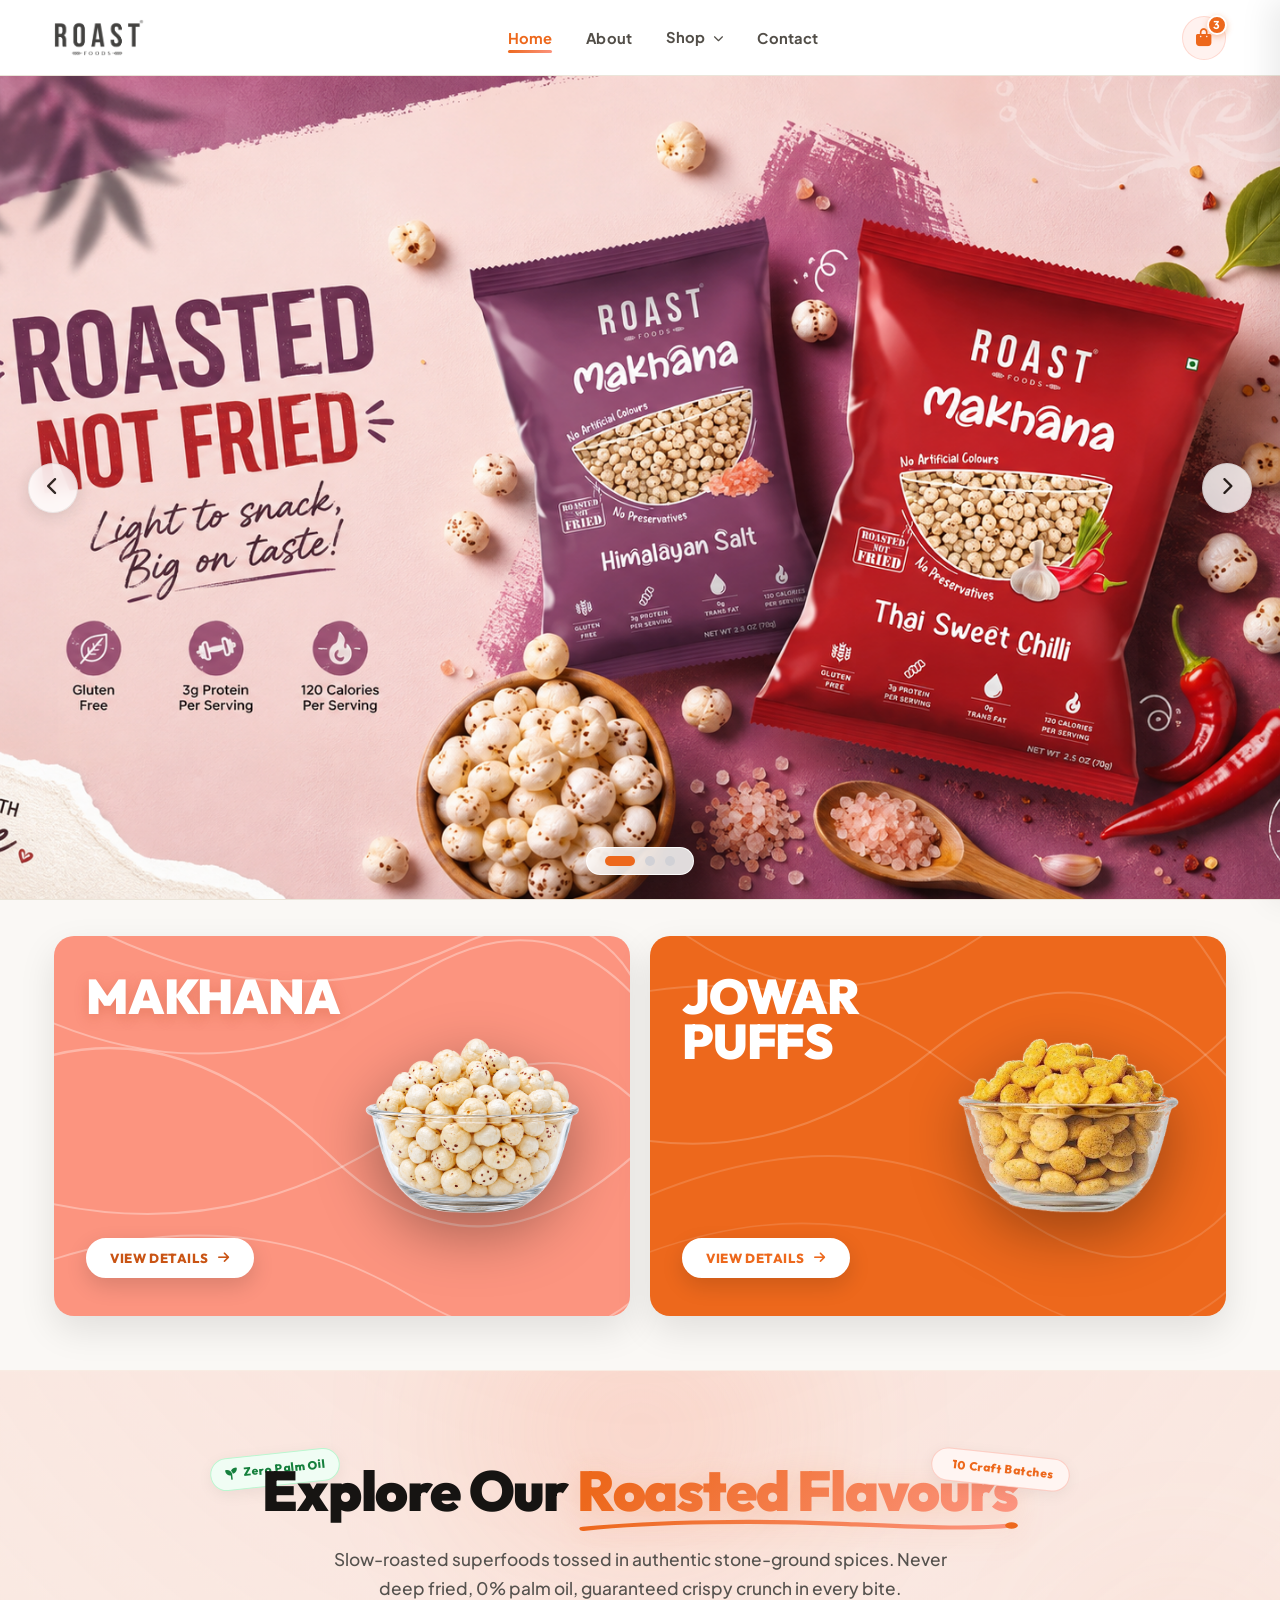
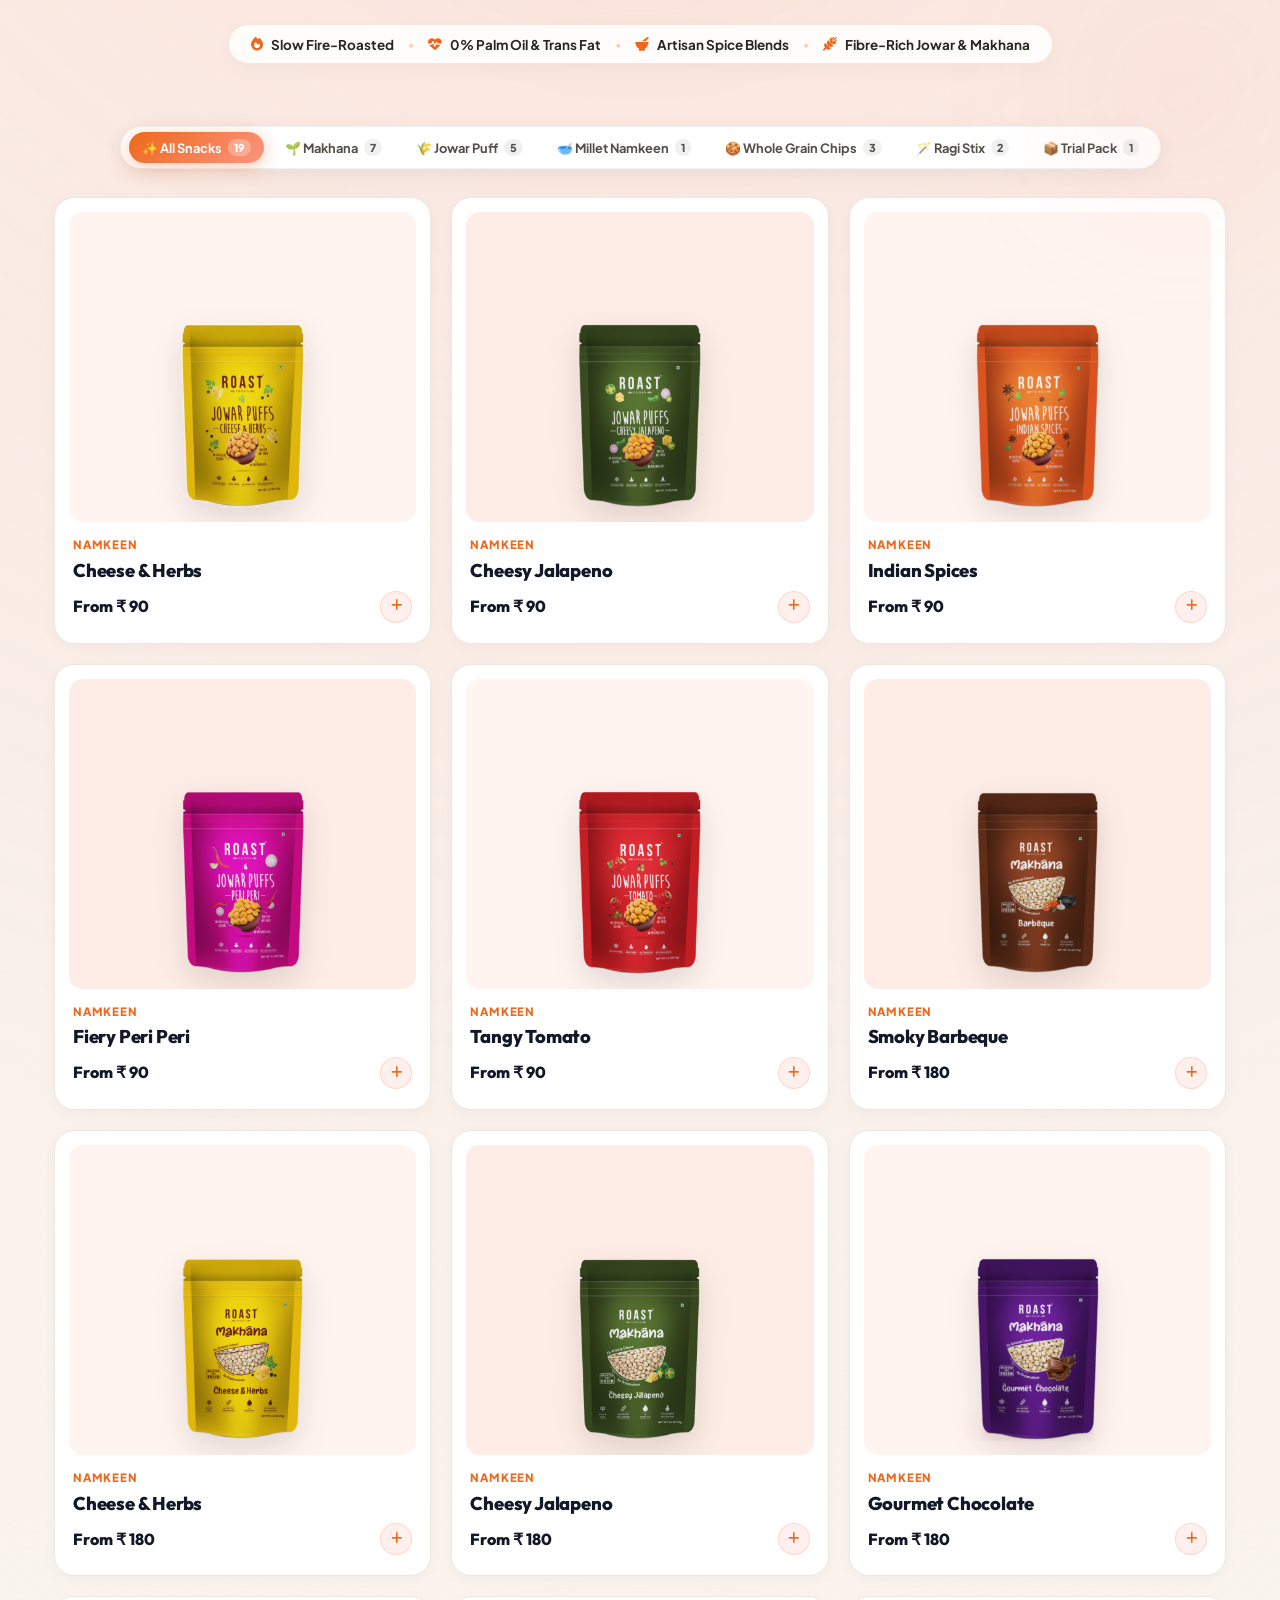
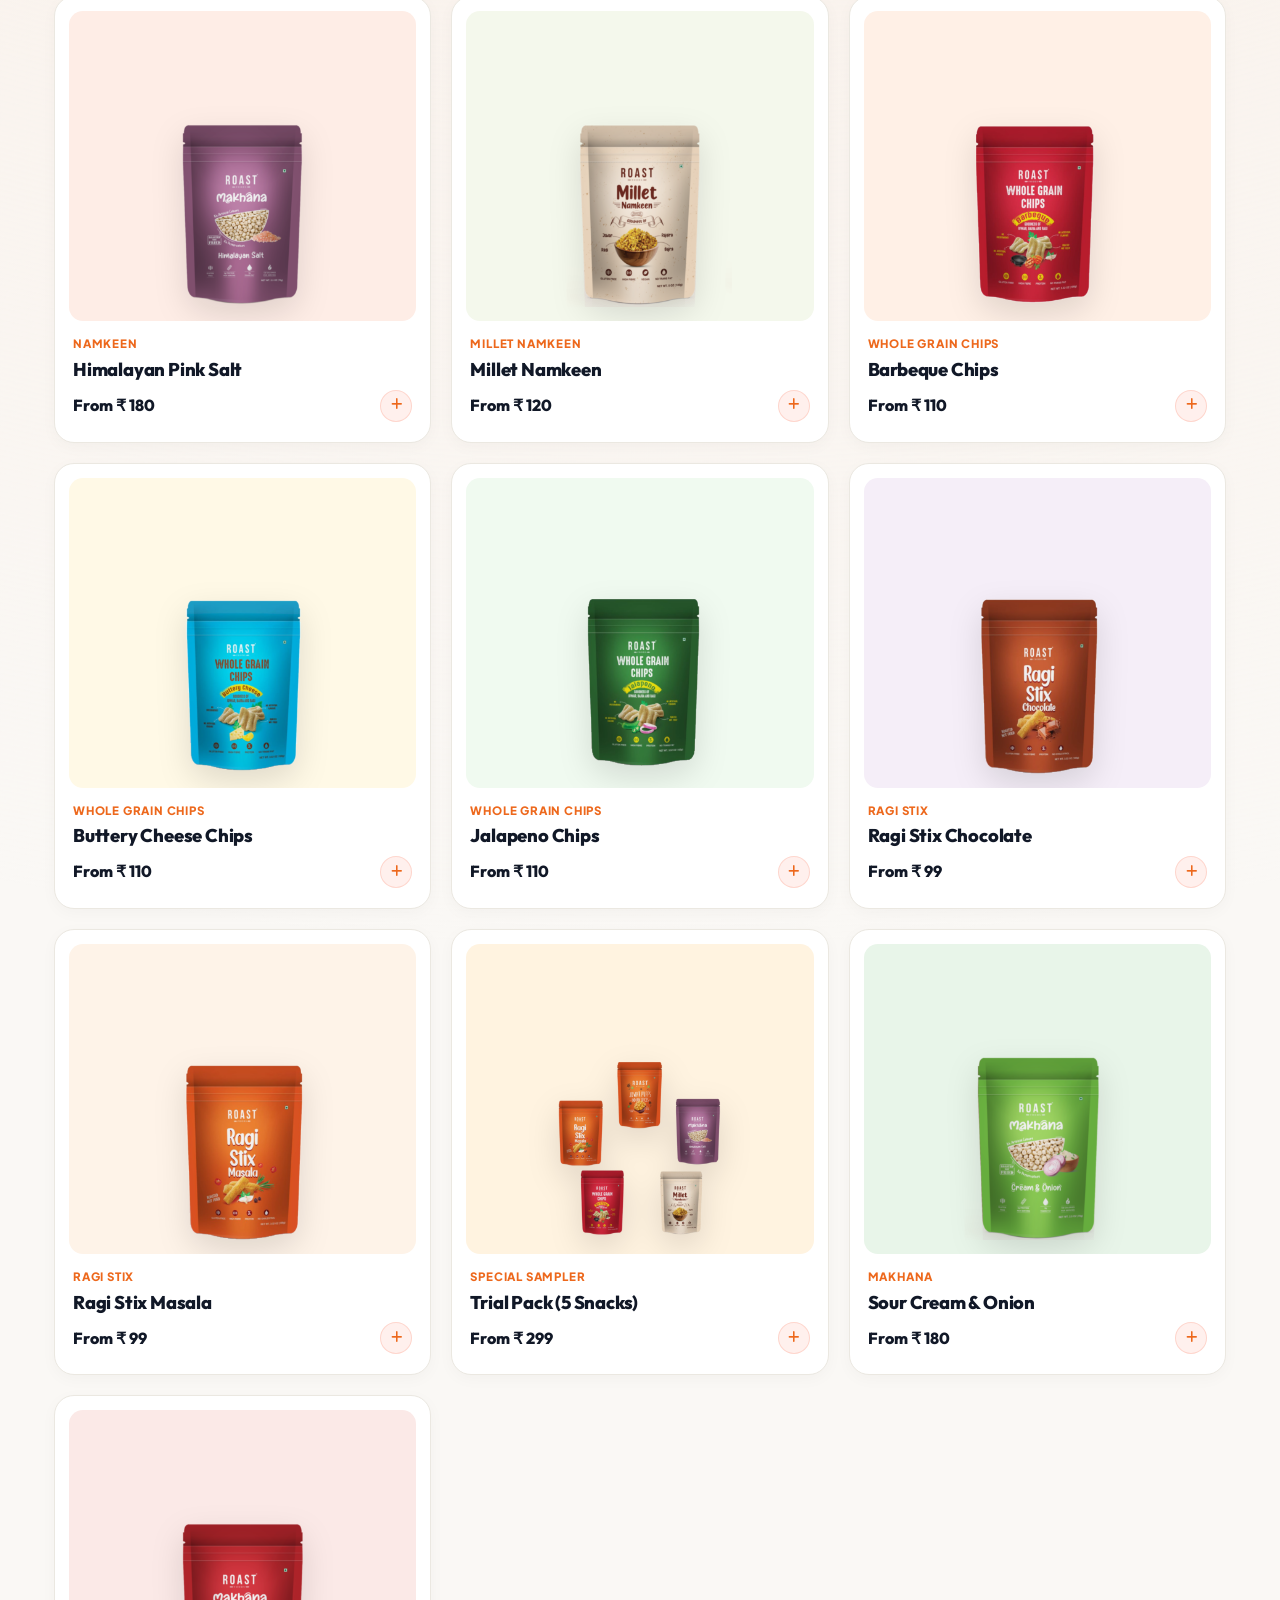
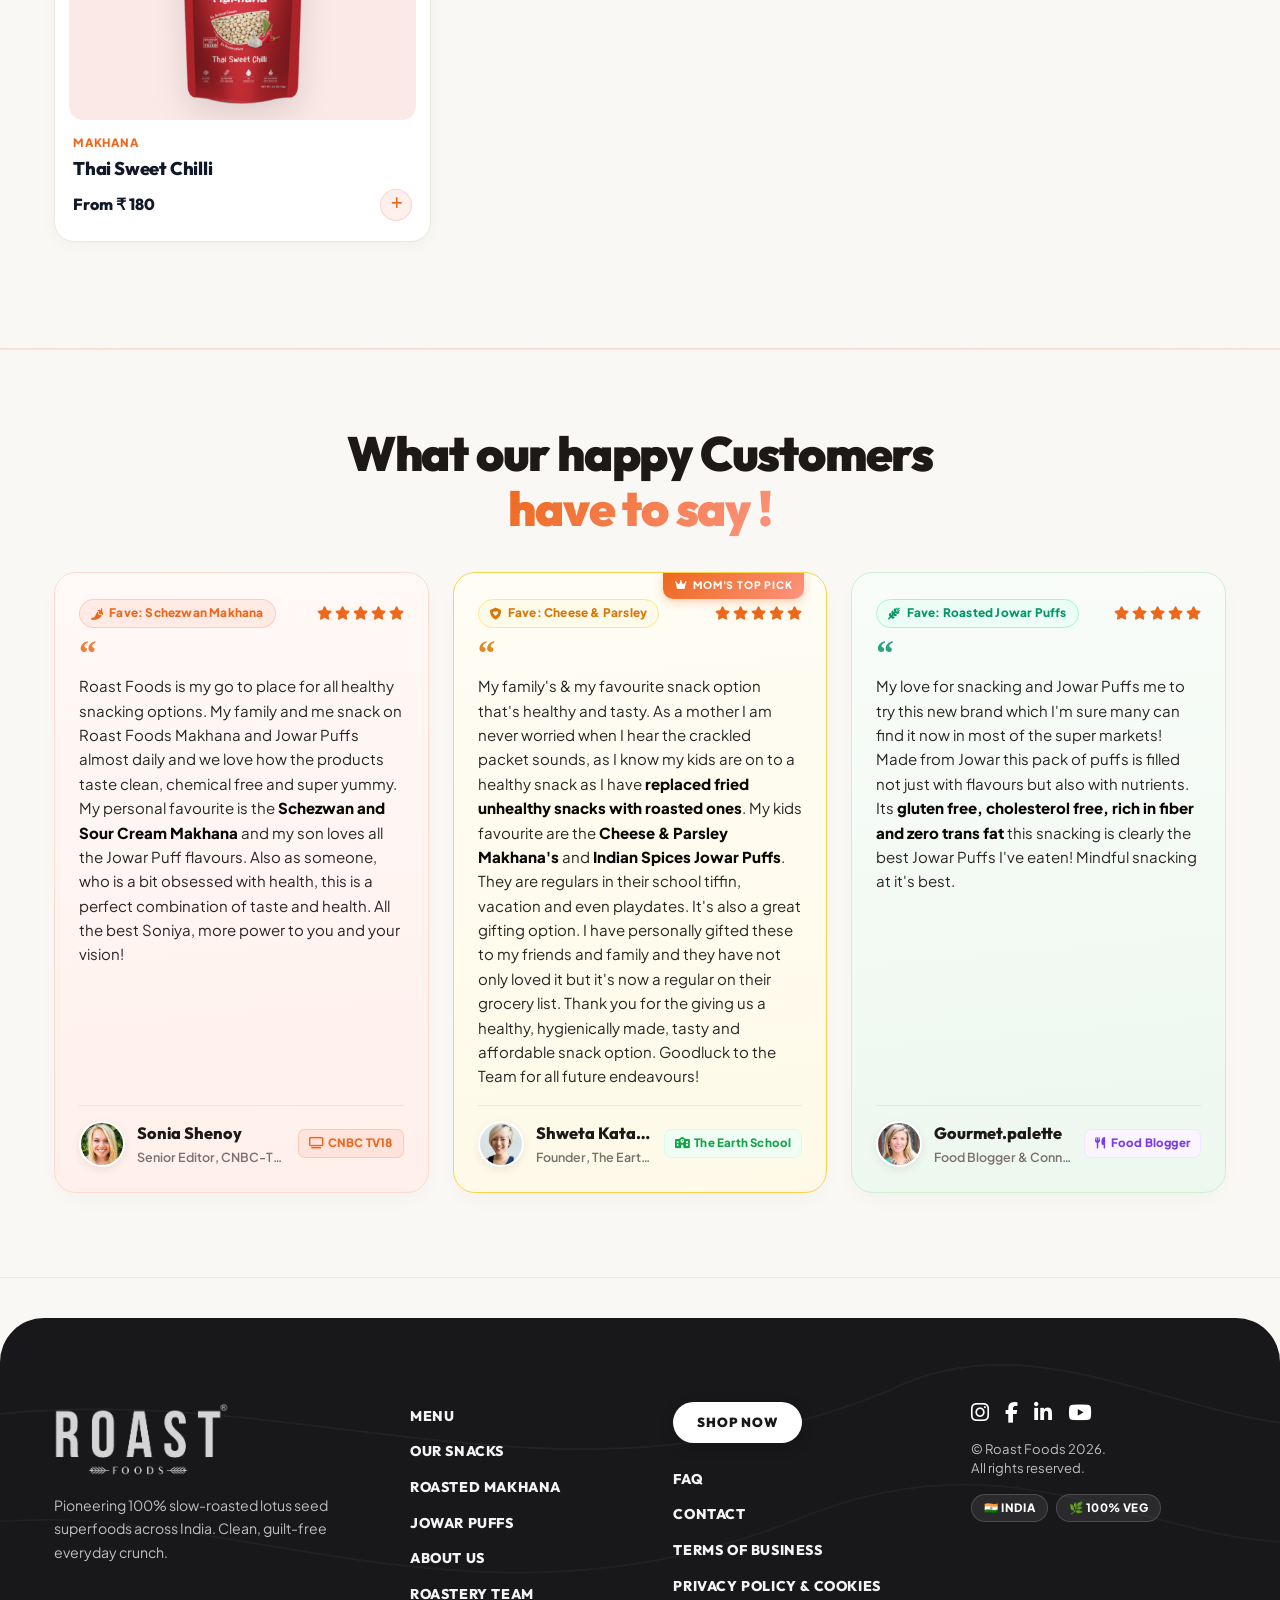
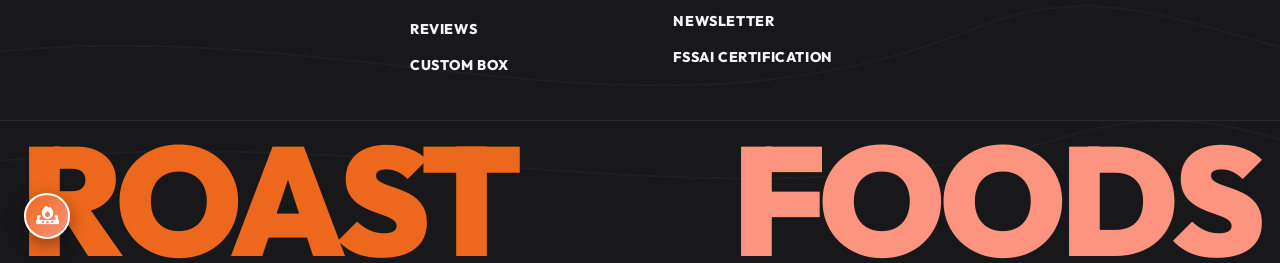
<file: index.html>
<!DOCTYPE html>
<html lang="en">

<head>
  <meta charset="UTF-8">
  <meta name="viewport" content="width=device-width, initial-scale=1.0">
  <title>Roast Foods - Premium Healthy Roasted Makhana & Jowar Snacks</title>
  <!-- Favicon and App Icons -->
  <link rel="icon" type="image/x-icon" href="media/favicon/favicon.ico">
  <link rel="icon" type="image/png" sizes="32x32" href="media/favicon/favicon-32x32.png">
  <link rel="icon" type="image/png" sizes="16x16" href="media/favicon/favicon-16x16.png">
  <link rel="apple-touch-icon" sizes="180x180" href="media/favicon/apple-icon-180x180.png">
  <link rel="manifest" href="media/favicon/manifest.json">

  <!-- Stylesheets -->
  <link rel="stylesheet" href="media/css/lenis.css">
  <link rel="stylesheet" href="media/css/style.css">
  <link rel="stylesheet" href="media/css/responsive.css">
  <!-- FontAwesome Icons for clean SVG-ready UI elements -->
  <link rel="stylesheet" href="https://cdnjs.cloudflare.com/ajax/libs/font-awesome/6.4.0/css/all.min.css">
</head>

<body>



  <!-- Main Header & Navigation -->
  <header class="main-header">
    <div class="container nav-container">
      <a href="#" class="brand-logo" id="mainBrandLogo">
        <img src="media/Images/logo.png" alt="Roast Foods — Roasted, Not Fried" class="brand-logo-img">
      </a>

      <ul class="nav-links">
        <li><a href="#heroSection" class="nav-link active">Home</a></li>
        <li><a href="about.html" class="nav-link">About</a></li>
        <li class="nav-dropdown-wrapper">
          <a href="#catalogSection" class="nav-link nav-dropdown-trigger" id="shopNavDropdownBtn" aria-haspopup="true" aria-expanded="false">
            Shop <i class="fa-solid fa-chevron-down nav-chevron-icon"></i>
          </a>
          <div class="nav-dropdown-menu" id="shopDropdownMenu">
            <a href="makhana.html" class="dropdown-item">Makhana</a>
            <a href="jowar-puff.html" class="dropdown-item">Jowar Puff</a>
            <a href="millet-namkeen.html" class="dropdown-item">Millet Namkeen</a>
            <a href="whole-grain-chips.html" class="dropdown-item">Whole Grain Chips</a>
            <a href="ragi-stix.html" class="dropdown-item">Ragi Stix</a>
            <a href="trial-pack.html" class="dropdown-item">Trial Pack</a>
          </div>
        </li>
        <li><a href="contact.html" class="nav-link">Contact</a></li>
      </ul>

      <div class="nav-actions">
        <button class="btn-icon" data-cart-toggle aria-label="View Cart" id="cartHeaderBtn">
          <i class="fa-solid fa-bag-shopping"></i>
          <span class="cart-count-badge">3</span>
        </button>
        <button class="mobile-toggle" aria-label="Toggle Navigation Menu">
          <i class="fa-solid fa-bars"></i>
        </button>
      </div>
    </div>
  </header>

  <!-- ==========================================================================
       HERO FULL-SCREEN IMAGE BANNER (AUTOSCROLL + PAGINATION)
       ========================================================================== -->
  <section class="hero-banner-section full-screen-banner" id="heroSection">
    <div class="banner-slider-wrapper">
      <div class="banner-slides-container">
        <div class="banner-slide active" data-index="0">
          <a href="#catalogSection">
            <img src="media/Images/banner1.png"
              alt="Roast Foods — Roasted Not Fried Makhana (Himalayan Salt & Thai Sweet Chilli)" class="banner-img">
          </a>
        </div>
        <div class="banner-slide" data-index="1">
          <a href="#catalogSection">
            <img src="media/Images/banner2.png"
              alt="Roast Foods — Roasted Not Fried Jowar Puffs (Tomato & Indian Spices)" class="banner-img">
          </a>
        </div>
        <div class="banner-slide" data-index="2">
          <a href="#catalogSection">
            <img src="media/Images/3.png" alt="Roast Foods — Roasted Not Fried Makhana (Peri Peri & Cheese Herbs)"
              class="banner-img">
          </a>
        </div>
      </div>

      <!-- Slider Arrow Controls -->
      <button class="banner-nav-btn prev-btn" id="prevSlide" aria-label="Previous Slide">
        <i class="fa-solid fa-chevron-left"></i>
      </button>
      <button class="banner-nav-btn next-btn" id="nextSlide" aria-label="Next Slide">
        <i class="fa-solid fa-chevron-right"></i>
      </button>

      <!-- Minimal Pagination Dots (Floating at Bottom) -->
      <div class="banner-pagination" id="bannerPagination">
        <button class="pagination-dot active" data-slide="0" aria-label="Slide 1"></button>
        <button class="pagination-dot" data-slide="1" aria-label="Slide 2"></button>
        <button class="pagination-dot" data-slide="2" aria-label="Slide 3"></button>
      </div>
    </div>
  </section>

  <!-- ==========================================================================
       DUO PROMO BANNERS (EXACT REPLICATION OF REFERENCE DESIGN)
       ========================================================================== -->
  <section class="promo-duo-section" id="promoDuoSection">
    <div class="container">
      <div class="promo-duo-grid">

        <!-- Left Promo Card: Coral Peach "MAKHANA" -->
        <div class="promo-card card-green">
          <!-- Abstract Contour Waves SVG Background -->
          <svg class="promo-contour-bg" viewBox="0 0 500 380" fill="none" xmlns="http://www.w3.org/2000/svg"
            preserveAspectRatio="none">
            <path d="M-50,60 Q140,180 300,50 T560,160" stroke="rgba(255, 255, 255, 0.28)" stroke-width="2" />
            <path d="M-80,160 Q80,40 240,220 T580,120" stroke="rgba(255, 255, 255, 0.32)" stroke-width="2.2" />
            <path d="M-30,260 Q160,320 320,180 T560,270" stroke="rgba(255, 255, 255, 0.26)" stroke-width="2" />
            <path d="M30,-10 Q200,90 350,10 T530,140" stroke="rgba(255, 255, 255, 0.28)" stroke-width="2" />
            <path d="M-40,340 Q150,250 310,360 T560,280" stroke="rgba(255, 255, 255, 0.24)" stroke-width="1.8" />
          </svg>

          <div class="promo-text-wrap">
            <h3 class="promo-hero-title">
              MAKHANA
            </h3>

            <div class="promo-footer-wrap">
              <button type="button" class="promo-theme-btn" data-promo="makhana" aria-label="View Makhana details">
                <span>View Details</span>
                <i class="fa-solid fa-arrow-right"></i>
              </button>
            </div>
          </div>

          <div class="promo-img-wrap">
            <img src="media/Images/Makhana Bg img.png" alt="Roasted Makhana Glass Bowl"
              class="promo-photo promo-photo-bowl">
          </div>
        </div>

        <!-- Right Promo Card: Orange "JOWAR PUFFS" -->
        <div class="promo-card card-orange">
          <!-- Abstract Contour Waves SVG Background -->
          <svg class="promo-contour-bg" viewBox="0 0 500 380" fill="none" xmlns="http://www.w3.org/2000/svg"
            preserveAspectRatio="none">
            <path d="M-60,70 Q120,10 260,130 T540,50" stroke="rgba(255, 255, 255, 0.16)" stroke-width="1.8" />
            <path d="M-80,180 Q90,260 250,110 T560,230" stroke="rgba(255, 255, 255, 0.18)" stroke-width="2" />
            <path d="M-40,280 Q170,160 320,280 T560,170" stroke="rgba(255, 255, 255, 0.14)" stroke-width="1.8" />
            <path d="M20,-10 Q160,110 300,-10 T520,100" stroke="rgba(255, 255, 255, 0.16)" stroke-width="1.8" />
            <path d="M-50,340 Q150,230 310,350 T560,260" stroke="rgba(255, 255, 255, 0.12)" stroke-width="1.6" />
          </svg>

          <div class="promo-text-wrap">
            <h3 class="promo-hero-title">
              JOWAR<br>
              PUFFS
            </h3>

            <div class="promo-footer-wrap">
              <button type="button" class="promo-theme-btn" data-promo="jowar" aria-label="View Jowar Puffs details">
                <span>View Details</span>
                <i class="fa-solid fa-arrow-right"></i>
              </button>
            </div>
          </div>

          <div class="promo-img-wrap">
            <img src="media/Images/Jowar Puffs.png" alt="Jowar Puffs Glass Bowl" class="promo-photo promo-photo-bowl">
          </div>
        </div>

      </div>
    </div>
  </section>



  <!-- ==========================================================================
       PRODUCT CATALOG & FLAVOR EXPLORER
       ========================================================================== -->
  <section class="catalog-section" id="catalogSection">
    <!-- Ambient Culinary Glows -->
    <div class="catalog-ambient-glow" aria-hidden="true">
      <div class="glow-orb glow-orb-1"></div>
      <div class="glow-orb glow-orb-2"></div>
    </div>

    <div class="container">
      <div class="section-header catalog-rich-header">
        
        <!-- Showstopper Headline with Handcrafted Wave Underline -->
        <div class="catalog-title-wrapper">
          <!-- Floating side accent sticker -->
          <span class="catalog-side-sticker sticker-left">
            <i class="fa-solid fa-seedling"></i> Zero Palm Oil
          </span>

          <h2 class="section-title catalog-main-title">
            Explore Our 
            <span class="artisan-gradient-word">
              Roasted Flavours
              <svg class="handcrafted-underline-svg" viewBox="0 0 280 18" fill="none" xmlns="http://www.w3.org/2000/svg" preserveAspectRatio="none">
                <path d="M4 13C52 4 116 3 168 7C206 10 248 14 276 9" stroke="url(#flavourStrokeGrad)" stroke-width="5" stroke-linecap="round"/>
                <circle cx="276" cy="9" r="4" fill="#ED681C" />
                <defs>
                  <linearGradient id="flavourStrokeGrad" x1="4" y1="9" x2="276" y2="9" gradientUnits="userSpaceOnUse">
                    <stop stop-color="#ED681C" />
                    <stop offset="1" stop-color="#FC947F" />
                  </linearGradient>
                </defs>
              </svg>
            </span>
          </h2>

          <span class="catalog-side-sticker sticker-right">
            <i class="fa-solid fa-sparkles"></i> 10 Craft Batches
          </span>
        </div>

        <!-- Enhanced Description -->
        <p class="section-desc catalog-desc">
          Slow-roasted superfoods tossed in authentic stone-ground spices. Never deep fried, 0% palm oil, guaranteed crispy crunch in every bite.
        </p>

        <!-- Interactive Pantry Perks Strip -->
        <div class="pantry-perks-strip">
          <div class="perk-chip">
            <span class="perk-icon"><i class="fa-solid fa-fire"></i></span>
            <span class="perk-label">Slow Fire-Roasted</span>
          </div>
          <div class="perk-divider">•</div>
          <div class="perk-chip">
            <span class="perk-icon"><i class="fa-solid fa-heart-pulse"></i></span>
            <span class="perk-label">0% Palm Oil &amp; Trans Fat</span>
          </div>
          <div class="perk-divider">•</div>
          <div class="perk-chip">
            <span class="perk-icon"><i class="fa-solid fa-mortar-pestle"></i></span>
            <span class="perk-label">Artisan Spice Blends</span>
          </div>
          <div class="perk-divider">•</div>
          <div class="perk-chip">
            <span class="perk-icon"><i class="fa-solid fa-wheat-awn"></i></span>
            <span class="perk-label">Fibre-Rich Jowar &amp; Makhana</span>
          </div>
        </div>

      </div>

      <!-- Interactive Category Filter Bar -->
      <div class="catalog-filter-bar" id="catalogFilterBar">
        <button class="filter-btn active" data-filter="all">
          <span>✨ All Snacks</span> <span class="filter-count">19</span>
        </button>
        <button class="filter-btn" data-filter="makhana">
          <span>🌱 Makhana</span> <span class="filter-count">7</span>
        </button>
        <button class="filter-btn" data-filter="jowar">
          <span>🌾 Jowar Puff</span> <span class="filter-count">5</span>
        </button>
        <button class="filter-btn" data-filter="millet">
          <span>🥣 Millet Namkeen</span> <span class="filter-count">1</span>
        </button>
        <button class="filter-btn" data-filter="chips">
          <span>🍪 Whole Grain Chips</span> <span class="filter-count">3</span>
        </button>
        <button class="filter-btn" data-filter="ragi">
          <span>🪄 Ragi Stix</span> <span class="filter-count">2</span>
        </button>
        <button class="filter-btn" data-filter="trial">
          <span>📦 Trial Pack</span> <span class="filter-count">1</span>
        </button>
      </div>

      <!-- Creative & Attractive Products Grid -->
      <!-- Authentic Gourmet Flavour Showcase Grid (Matching Reference Spec) -->
      <!-- Balaji & Modern D2C Style Showcase Grid (With Upward Bursting Snacks on Hover) -->
      <div class="product-grid" id="productGrid">

        <!-- Product 1: Jowar Cheese & Herbs -->
        <div class="product-card snack-interactive-card" data-category="jowar">
          <div class="snack-stage-box" style="--stage-bg: #FFF4F0;">
            <!-- Pouch & Burst Container -->
            <div class="snack-pouch-layer">
              <div class="snack-burst-layer">
                <img src="media/Images/burst_jowar_puffs.png" alt="Bursting Jowar Puffs" class="burst-flock-img" loading="lazy">
                <div class="snack-particles-cloud">
                  <span class="fly-particle fp-1"></span>
                  <span class="fly-particle fp-2"></span>
                  <span class="fly-particle fp-3"></span>
                </div>
              </div>
              <a href="product-detail.html?id=jowar-cheese" class="snack-pouch-link"><img src="media/Images/Product Image/1.png" alt="Jowar Puffs Cheese & Herbs" class="snack-pouch-img" loading="lazy"></a>
            </div>
            <!-- Quick Add Button -->
            <button class="stage-quick-pill btn-add-cart" 
                    data-id="jowar-cheese" 
                    data-name="Jowar Puffs - Cheese & Herbs" 
                    data-price="90" 
                    data-img="media/Images/Product Image/1.png" 
                    title="Add to Cart">
              <i class="fa-solid fa-plus"></i> Quick Add
            </button>
          </div>
          <!-- Card Info -->
          <div class="snack-details-box">
            <span class="snack-category-tag">NAMKEEN</span>
            <h3 class="snack-item-name"><a href="product-detail.html?id=jowar-cheese" style="color:inherit;text-decoration:none;">Cheese &amp; Herbs</a></h3>
            <div class="snack-price-row">
              <span class="snack-price-val">From ₹ 90</span>
              <button class="snack-add-icon-btn btn-add-cart" 
                      data-id="jowar-cheese" 
                      data-name="Jowar Puffs - Cheese & Herbs" 
                      data-price="90" 
                      data-img="media/Images/Product Image/1.png" 
                      title="Add to Cart">
                <i class="fa-solid fa-plus"></i>
              </button>
            </div>
          </div>
        </div>

        <!-- Product 2: Jowar Cheesy Jalapeno -->
        <div class="product-card snack-interactive-card" data-category="jowar">
          <div class="snack-stage-box" style="--stage-bg: #FEEDE6;">
            <div class="snack-pouch-layer">
              <div class="snack-burst-layer">
                <img src="media/Images/burst_jowar_puffs.png" alt="Bursting Jowar Puffs" class="burst-flock-img" loading="lazy">
                <div class="snack-particles-cloud">
                  <span class="fly-particle fp-1"></span>
                  <span class="fly-particle fp-2"></span>
                  <span class="fly-particle fp-3"></span>
                </div>
              </div>
              <a href="product-detail.html?id=jowar-jalapeno" class="snack-pouch-link"><img src="media/Images/Product Image/2.png" alt="Jowar Puffs Cheesy Jalapeno" class="snack-pouch-img" loading="lazy"></a>
            </div>
            <button class="stage-quick-pill btn-add-cart" 
                    data-id="jowar-jalapeno" 
                    data-name="Jowar Puffs - Cheesy Jalapeno" 
                    data-price="90" 
                    data-img="media/Images/Product Image/2.png" 
                    title="Add to Cart">
              <i class="fa-solid fa-plus"></i> Quick Add
            </button>
          </div>
          <div class="snack-details-box">
            <span class="snack-category-tag">NAMKEEN</span>
            <h3 class="snack-item-name"><a href="product-detail.html?id=jowar-jalapeno" style="color:inherit;text-decoration:none;">Cheesy Jalapeno</a></h3>
            <div class="snack-price-row">
              <span class="snack-price-val">From ₹ 90</span>
              <button class="snack-add-icon-btn btn-add-cart" 
                      data-id="jowar-jalapeno" 
                      data-name="Jowar Puffs - Cheesy Jalapeno" 
                      data-price="90" 
                      data-img="media/Images/Product Image/2.png" 
                      title="Add to Cart">
                <i class="fa-solid fa-plus"></i>
              </button>
            </div>
          </div>
        </div>

        <!-- Product 3: Jowar Indian Spices -->
        <div class="product-card snack-interactive-card" data-category="jowar">
          <div class="snack-stage-box" style="--stage-bg: #FFF4F0;">
            <div class="snack-pouch-layer">
              <div class="snack-burst-layer">
                <img src="media/Images/burst_jowar_puffs.png" alt="Bursting Jowar Puffs" class="burst-flock-img" loading="lazy">
                <div class="snack-particles-cloud">
                  <span class="fly-particle fp-1"></span>
                  <span class="fly-particle fp-2"></span>
                  <span class="fly-particle fp-3"></span>
                </div>
              </div>
              <a href="product-detail.html?id=jowar-spices" class="snack-pouch-link"><img src="media/Images/Product Image/3.png" alt="Jowar Puffs Indian Spices" class="snack-pouch-img" loading="lazy"></a>
            </div>
            <button class="stage-quick-pill btn-add-cart" 
                    data-id="jowar-spices" 
                    data-name="Jowar Puffs - Indian Spices" 
                    data-price="90" 
                    data-img="media/Images/Product Image/3.png" 
                    title="Add to Cart">
              <i class="fa-solid fa-plus"></i> Quick Add
            </button>
          </div>
          <div class="snack-details-box">
            <span class="snack-category-tag">NAMKEEN</span>
            <h3 class="snack-item-name"><a href="product-detail.html?id=jowar-spices" style="color:inherit;text-decoration:none;">Indian Spices</a></h3>
            <div class="snack-price-row">
              <span class="snack-price-val">From ₹ 90</span>
              <button class="snack-add-icon-btn btn-add-cart" 
                      data-id="jowar-spices" 
                      data-name="Jowar Puffs - Indian Spices" 
                      data-price="90" 
                      data-img="media/Images/Product Image/3.png" 
                      title="Add to Cart">
                <i class="fa-solid fa-plus"></i>
              </button>
            </div>
          </div>
        </div>

        <!-- Product 4: Jowar Fiery Peri Peri -->
        <div class="product-card snack-interactive-card" data-category="jowar">
          <div class="snack-stage-box" style="--stage-bg: #FEEDE6;">
            <div class="snack-pouch-layer">
              <div class="snack-burst-layer">
                <img src="media/Images/burst_jowar_puffs.png" alt="Bursting Jowar Puffs" class="burst-flock-img" loading="lazy">
                <div class="snack-particles-cloud">
                  <span class="fly-particle fp-1"></span>
                  <span class="fly-particle fp-2"></span>
                  <span class="fly-particle fp-3"></span>
                </div>
              </div>
              <a href="product-detail.html?id=jowar-peri" class="snack-pouch-link"><img src="media/Images/Product Image/4.png" alt="Jowar Puffs Fiery Peri Peri" class="snack-pouch-img" loading="lazy"></a>
            </div>
            <button class="stage-quick-pill btn-add-cart" 
                    data-id="jowar-peri" 
                    data-name="Jowar Puffs - Fiery Peri Peri" 
                    data-price="90" 
                    data-img="media/Images/Product Image/4.png" 
                    title="Add to Cart">
              <i class="fa-solid fa-plus"></i> Quick Add
            </button>
          </div>
          <div class="snack-details-box">
            <span class="snack-category-tag">NAMKEEN</span>
            <h3 class="snack-item-name"><a href="product-detail.html?id=jowar-peri" style="color:inherit;text-decoration:none;">Fiery Peri Peri</a></h3>
            <div class="snack-price-row">
              <span class="snack-price-val">From ₹ 90</span>
              <button class="snack-add-icon-btn btn-add-cart" 
                      data-id="jowar-peri" 
                      data-name="Jowar Puffs - Fiery Peri Peri" 
                      data-price="90" 
                      data-img="media/Images/Product Image/4.png" 
                      title="Add to Cart">
                <i class="fa-solid fa-plus"></i>
              </button>
            </div>
          </div>
        </div>

        <!-- Product 5: Jowar Tangy Tomato -->
        <div class="product-card snack-interactive-card" data-category="jowar">
          <div class="snack-stage-box" style="--stage-bg: #FFF4F0;">
            <div class="snack-pouch-layer">
              <div class="snack-burst-layer">
                <img src="media/Images/burst_jowar_puffs.png" alt="Bursting Jowar Puffs" class="burst-flock-img" loading="lazy">
                <div class="snack-particles-cloud">
                  <span class="fly-particle fp-1"></span>
                  <span class="fly-particle fp-2"></span>
                  <span class="fly-particle fp-3"></span>
                </div>
              </div>
              <a href="product-detail.html?id=jowar-tomato" class="snack-pouch-link"><img src="media/Images/Product Image/5.png" alt="Jowar Puffs Tangy Tomato" class="snack-pouch-img" loading="lazy"></a>
            </div>
            <button class="stage-quick-pill btn-add-cart" 
                    data-id="jowar-tomato" 
                    data-name="Jowar Puffs - Tangy Tomato" 
                    data-price="90" 
                    data-img="media/Images/Product Image/5.png" 
                    title="Add to Cart">
              <i class="fa-solid fa-plus"></i> Quick Add
            </button>
          </div>
          <div class="snack-details-box">
            <span class="snack-category-tag">NAMKEEN</span>
            <h3 class="snack-item-name"><a href="product-detail.html?id=jowar-tomato" style="color:inherit;text-decoration:none;">Tangy Tomato</a></h3>
            <div class="snack-price-row">
              <span class="snack-price-val">From ₹ 90</span>
              <button class="snack-add-icon-btn btn-add-cart" 
                      data-id="jowar-tomato" 
                      data-name="Jowar Puffs - Tangy Tomato" 
                      data-price="90" 
                      data-img="media/Images/Product Image/5.png" 
                      title="Add to Cart">
                <i class="fa-solid fa-plus"></i>
              </button>
            </div>
          </div>
        </div>

        <!-- Product 6: Makhana Smoky Barbeque -->
        <div class="product-card snack-interactive-card" data-category="makhana">
          <div class="snack-stage-box" style="--stage-bg: #FEEDE6;">
            <div class="snack-pouch-layer">
              <div class="snack-burst-layer">
                <img src="media/Images/burst_makhana_seeds.png" alt="Bursting Roasted Makhana" class="burst-flock-img" loading="lazy">
                <div class="snack-particles-cloud">
                  <span class="fly-particle fp-1"></span>
                  <span class="fly-particle fp-2"></span>
                  <span class="fly-particle fp-3"></span>
                </div>
              </div>
              <a href="product-detail.html?id=makhana-bbq" class="snack-pouch-link"><img src="media/Images/Product Image/6.png" alt="Makhana Smoky Barbeque" class="snack-pouch-img" loading="lazy"></a>
            </div>
            <button class="stage-quick-pill btn-add-cart" 
                    data-id="makhana-bbq" 
                    data-name="Makhana - Smoky Barbeque" 
                    data-price="180" 
                    data-img="media/Images/Product Image/6.png" 
                    title="Add to Cart">
              <i class="fa-solid fa-plus"></i> Quick Add
            </button>
          </div>
          <div class="snack-details-box">
            <span class="snack-category-tag">NAMKEEN</span>
            <h3 class="snack-item-name"><a href="product-detail.html?id=makhana-bbq" style="color:inherit;text-decoration:none;">Smoky Barbeque</a></h3>
            <div class="snack-price-row">
              <span class="snack-price-val">From ₹ 180</span>
              <button class="snack-add-icon-btn btn-add-cart" 
                      data-id="makhana-bbq" 
                      data-name="Makhana - Smoky Barbeque" 
                      data-price="180" 
                      data-img="media/Images/Product Image/6.png" 
                      title="Add to Cart">
                <i class="fa-solid fa-plus"></i>
              </button>
            </div>
          </div>
        </div>

        <!-- Product 7: Makhana Cheese & Herbs -->
        <div class="product-card snack-interactive-card" data-category="makhana">
          <div class="snack-stage-box" style="--stage-bg: #FFF4F0;">
            <div class="snack-pouch-layer">
              <div class="snack-burst-layer">
                <img src="media/Images/burst_makhana_seeds.png" alt="Bursting Roasted Makhana" class="burst-flock-img" loading="lazy">
                <div class="snack-particles-cloud">
                  <span class="fly-particle fp-1"></span>
                  <span class="fly-particle fp-2"></span>
                  <span class="fly-particle fp-3"></span>
                </div>
              </div>
              <a href="product-detail.html?id=makhana-cheese" class="snack-pouch-link"><img src="media/Images/Product Image/7.png" alt="Makhana Cheese & Herbs" class="snack-pouch-img" loading="lazy"></a>
            </div>
            <button class="stage-quick-pill btn-add-cart" 
                    data-id="makhana-cheese" 
                    data-name="Makhana - Cheese & Herbs" 
                    data-price="180" 
                    data-img="media/Images/Product Image/7.png" 
                    title="Add to Cart">
              <i class="fa-solid fa-plus"></i> Quick Add
            </button>
          </div>
          <div class="snack-details-box">
            <span class="snack-category-tag">NAMKEEN</span>
            <h3 class="snack-item-name"><a href="product-detail.html?id=makhana-cheese" style="color:inherit;text-decoration:none;">Cheese &amp; Herbs</a></h3>
            <div class="snack-price-row">
              <span class="snack-price-val">From ₹ 180</span>
              <button class="snack-add-icon-btn btn-add-cart" 
                      data-id="makhana-cheese" 
                      data-name="Makhana - Cheese & Herbs" 
                      data-price="180" 
                      data-img="media/Images/Product Image/7.png" 
                      title="Add to Cart">
                <i class="fa-solid fa-plus"></i>
              </button>
            </div>
          </div>
        </div>

        <!-- Product 8: Makhana Cheesy Jalapeno -->
        <div class="product-card snack-interactive-card" data-category="makhana">
          <div class="snack-stage-box" style="--stage-bg: #FEEDE6;">
            <div class="snack-pouch-layer">
              <div class="snack-burst-layer">
                <img src="media/Images/burst_makhana_seeds.png" alt="Bursting Roasted Makhana" class="burst-flock-img" loading="lazy">
                <div class="snack-particles-cloud">
                  <span class="fly-particle fp-1"></span>
                  <span class="fly-particle fp-2"></span>
                  <span class="fly-particle fp-3"></span>
                </div>
              </div>
              <a href="product-detail.html?id=makhana-jalapeno" class="snack-pouch-link"><img src="media/Images/Product Image/8.png" alt="Makhana Cheesy Jalapeno" class="snack-pouch-img" loading="lazy"></a>
            </div>
            <button class="stage-quick-pill btn-add-cart" 
                    data-id="makhana-jalapeno" 
                    data-name="Makhana - Cheesy Jalapeno" 
                    data-price="180" 
                    data-img="media/Images/Product Image/8.png" 
                    title="Add to Cart">
              <i class="fa-solid fa-plus"></i> Quick Add
            </button>
          </div>
          <div class="snack-details-box">
            <span class="snack-category-tag">NAMKEEN</span>
            <h3 class="snack-item-name"><a href="product-detail.html?id=makhana-jalapeno" style="color:inherit;text-decoration:none;">Cheesy Jalapeno</a></h3>
            <div class="snack-price-row">
              <span class="snack-price-val">From ₹ 180</span>
              <button class="snack-add-icon-btn btn-add-cart" 
                      data-id="makhana-jalapeno" 
                      data-name="Makhana - Cheesy Jalapeno" 
                      data-price="180" 
                      data-img="media/Images/Product Image/8.png" 
                      title="Add to Cart">
                <i class="fa-solid fa-plus"></i>
              </button>
            </div>
          </div>
        </div>

        <!-- Product 9: Makhana Gourmet Chocolate -->
        <div class="product-card snack-interactive-card" data-category="makhana">
          <div class="snack-stage-box" style="--stage-bg: #FFF4F0;">
            <div class="snack-pouch-layer">
              <div class="snack-burst-layer">
                <img src="media/Images/burst_makhana_seeds.png" alt="Bursting Roasted Makhana" class="burst-flock-img" loading="lazy">
                <div class="snack-particles-cloud">
                  <span class="fly-particle fp-1"></span>
                  <span class="fly-particle fp-2"></span>
                  <span class="fly-particle fp-3"></span>
                </div>
              </div>
              <a href="product-detail.html?id=makhana-chocolate" class="snack-pouch-link"><img src="media/Images/Product Image/9.png" alt="Makhana Gourmet Chocolate" class="snack-pouch-img" loading="lazy"></a>
            </div>
            <button class="stage-quick-pill btn-add-cart" 
                    data-id="makhana-chocolate" 
                    data-name="Makhana - Gourmet Chocolate" 
                    data-price="180" 
                    data-img="media/Images/Product Image/9.png" 
                    title="Add to Cart">
              <i class="fa-solid fa-plus"></i> Quick Add
            </button>
          </div>
          <div class="snack-details-box">
            <span class="snack-category-tag">NAMKEEN</span>
            <h3 class="snack-item-name"><a href="product-detail.html?id=makhana-chocolate" style="color:inherit;text-decoration:none;">Gourmet Chocolate</a></h3>
            <div class="snack-price-row">
              <span class="snack-price-val">From ₹ 180</span>
              <button class="snack-add-icon-btn btn-add-cart" 
                      data-id="makhana-chocolate" 
                      data-name="Makhana - Gourmet Chocolate" 
                      data-price="180" 
                      data-img="media/Images/Product Image/9.png" 
                      title="Add to Cart">
                <i class="fa-solid fa-plus"></i>
              </button>
            </div>
          </div>
        </div>

        <!-- Product 10: Makhana Himalayan Pink Salt -->
        <div class="product-card snack-interactive-card" data-category="makhana">
          <div class="snack-stage-box" style="--stage-bg: #FEEDE6;">
            <div class="snack-pouch-layer">
              <div class="snack-burst-layer">
                <img src="media/Images/burst_makhana_seeds.png" alt="Bursting Roasted Makhana" class="burst-flock-img" loading="lazy">
                <div class="snack-particles-cloud">
                  <span class="fly-particle fp-1"></span>
                  <span class="fly-particle fp-2"></span>
                  <span class="fly-particle fp-3"></span>
                </div>
              </div>
              <a href="product-detail.html?id=makhana-salt" class="snack-pouch-link"><img src="media/Images/Product Image/10.png" alt="Makhana Himalayan Pink Salt" class="snack-pouch-img" loading="lazy"></a>
            </div>
            <button class="stage-quick-pill btn-add-cart" 
                    data-id="makhana-salt" 
                    data-name="Makhana - Himalayan Pink Salt" 
                    data-price="180" 
                    data-img="media/Images/Product Image/10.png" 
                    title="Add to Cart">
              <i class="fa-solid fa-plus"></i> Quick Add
            </button>
          </div>
          <div class="snack-details-box">
            <span class="snack-category-tag">NAMKEEN</span>
            <h3 class="snack-item-name"><a href="product-detail.html?id=makhana-salt" style="color:inherit;text-decoration:none;">Himalayan Pink Salt</a></h3>
            <div class="snack-price-row">
              <span class="snack-price-val">From ₹ 180</span>
              <button class="snack-add-icon-btn btn-add-cart" 
                      data-id="makhana-salt" 
                      data-name="Makhana - Himalayan Pink Salt" 
                      data-price="180" 
                      data-img="media/Images/Product Image/10.png" 
                      title="Add to Cart">
                <i class="fa-solid fa-plus"></i>
              </button>
            </div>
          </div>
        </div>

        <!-- Product 11: Millet Namkeen Standy Pouch -->
        <div class="product-card snack-interactive-card" data-category="millet">
          <div class="snack-stage-box" style="--stage-bg: #F4F8EC;">
            <div class="snack-pouch-layer">
              <div class="snack-burst-layer">
                <img src="media/Images/burst_jowar_puffs.png" alt="Bursting Millet Namkeen" class="burst-flock-img" loading="lazy">
                <div class="snack-particles-cloud">
                  <span class="fly-particle fp-1"></span>
                  <span class="fly-particle fp-2"></span>
                  <span class="fly-particle fp-3"></span>
                </div>
              </div>
              <a href="product-detail.html?id=millet-namkeen" class="snack-pouch-link"><img src="media/Images/Product Image/millet_namkeen.png" alt="Roasted Millet Namkeen Mixture" class="snack-pouch-img" loading="lazy"></a>
            </div>
            <button class="stage-quick-pill btn-add-cart" 
                    data-id="millet-namkeen" 
                    data-name="Roasted Millet Namkeen" 
                    data-price="120" 
                    data-img="media/Images/Product Image/millet_namkeen.png" 
                    title="Add to Cart">
              <i class="fa-solid fa-plus"></i> Quick Add
            </button>
          </div>
          <div class="snack-details-box">
            <span class="snack-category-tag">MILLET NAMKEEN</span>
            <h3 class="snack-item-name"><a href="product-detail.html?id=millet-namkeen" style="color:inherit;text-decoration:none;">Millet Namkeen</a></h3>
            <div class="snack-price-row">
              <span class="snack-price-val">From ₹ 120</span>
              <button class="snack-add-icon-btn btn-add-cart" 
                      data-id="millet-namkeen" 
                      data-name="Roasted Millet Namkeen" 
                      data-price="120" 
                      data-img="media/Images/Product Image/millet_namkeen.png" 
                      title="Add to Cart">
                <i class="fa-solid fa-plus"></i>
              </button>
            </div>
          </div>
        </div>

        <!-- Product 12: Whole Grain Chips - Barbeque -->
        <div class="product-card snack-interactive-card" data-category="chips">
          <div class="snack-stage-box" style="--stage-bg: #FFF0E6;">
            <div class="snack-pouch-layer">
              <div class="snack-burst-layer">
                <img src="media/Images/burst_jowar_puffs.png" alt="Bursting Whole Grain Chips" class="burst-flock-img" loading="lazy">
                <div class="snack-particles-cloud">
                  <span class="fly-particle fp-1"></span>
                  <span class="fly-particle fp-2"></span>
                  <span class="fly-particle fp-3"></span>
                </div>
              </div>
              <a href="product-detail.html?id=chips-bbq" class="snack-pouch-link"><img src="media/Images/Product Image/chips_barbeque.png" alt="Whole Grain Chips Barbeque" class="snack-pouch-img" loading="lazy"></a>
            </div>
            <button class="stage-quick-pill btn-add-cart" 
                    data-id="chips-bbq" 
                    data-name="Whole Grain Chips - Barbeque" 
                    data-price="110" 
                    data-img="media/Images/Product Image/chips_barbeque.png" 
                    title="Add to Cart">
              <i class="fa-solid fa-plus"></i> Quick Add
            </button>
          </div>
          <div class="snack-details-box">
            <span class="snack-category-tag">WHOLE GRAIN CHIPS</span>
            <h3 class="snack-item-name"><a href="product-detail.html?id=chips-bbq" style="color:inherit;text-decoration:none;">Barbeque Chips</a></h3>
            <div class="snack-price-row">
              <span class="snack-price-val">From ₹ 110</span>
              <button class="snack-add-icon-btn btn-add-cart" 
                      data-id="chips-bbq" 
                      data-name="Whole Grain Chips - Barbeque" 
                      data-price="110" 
                      data-img="media/Images/Product Image/chips_barbeque.png" 
                      title="Add to Cart">
                <i class="fa-solid fa-plus"></i>
              </button>
            </div>
          </div>
        </div>

        <!-- Product 13: Whole Grain Chips - Buttery Cheese -->
        <div class="product-card snack-interactive-card" data-category="chips">
          <div class="snack-stage-box" style="--stage-bg: #FFF9E6;">
            <div class="snack-pouch-layer">
              <div class="snack-burst-layer">
                <img src="media/Images/burst_jowar_puffs.png" alt="Bursting Whole Grain Chips" class="burst-flock-img" loading="lazy">
                <div class="snack-particles-cloud">
                  <span class="fly-particle fp-1"></span>
                  <span class="fly-particle fp-2"></span>
                  <span class="fly-particle fp-3"></span>
                </div>
              </div>
              <a href="product-detail.html?id=chips-cheese" class="snack-pouch-link"><img src="media/Images/Product Image/chips_buttery_cheese.png" alt="Whole Grain Chips Buttery Cheese" class="snack-pouch-img" loading="lazy"></a>
            </div>
            <button class="stage-quick-pill btn-add-cart" 
                    data-id="chips-cheese" 
                    data-name="Whole Grain Chips - Buttery Cheese" 
                    data-price="110" 
                    data-img="media/Images/Product Image/chips_buttery_cheese.png" 
                    title="Add to Cart">
              <i class="fa-solid fa-plus"></i> Quick Add
            </button>
          </div>
          <div class="snack-details-box">
            <span class="snack-category-tag">WHOLE GRAIN CHIPS</span>
            <h3 class="snack-item-name"><a href="product-detail.html?id=chips-cheese" style="color:inherit;text-decoration:none;">Buttery Cheese Chips</a></h3>
            <div class="snack-price-row">
              <span class="snack-price-val">From ₹ 110</span>
              <button class="snack-add-icon-btn btn-add-cart" 
                      data-id="chips-cheese" 
                      data-name="Whole Grain Chips - Buttery Cheese" 
                      data-price="110" 
                      data-img="media/Images/Product Image/chips_buttery_cheese.png" 
                      title="Add to Cart">
                <i class="fa-solid fa-plus"></i>
              </button>
            </div>
          </div>
        </div>

        <!-- Product 14: Whole Grain Chips - Jalapeno -->
        <div class="product-card snack-interactive-card" data-category="chips">
          <div class="snack-stage-box" style="--stage-bg: #F0FAF0;">
            <div class="snack-pouch-layer">
              <div class="snack-burst-layer">
                <img src="media/Images/burst_jowar_puffs.png" alt="Bursting Whole Grain Chips" class="burst-flock-img" loading="lazy">
                <div class="snack-particles-cloud">
                  <span class="fly-particle fp-1"></span>
                  <span class="fly-particle fp-2"></span>
                  <span class="fly-particle fp-3"></span>
                </div>
              </div>
              <a href="product-detail.html?id=chips-jalapeno" class="snack-pouch-link"><img src="media/Images/Product Image/chips_jalapeno.png" alt="Whole Grain Chips Jalapeno" class="snack-pouch-img" loading="lazy"></a>
            </div>
            <button class="stage-quick-pill btn-add-cart" 
                    data-id="chips-jalapeno" 
                    data-name="Whole Grain Chips - Jalapeno" 
                    data-price="110" 
                    data-img="media/Images/Product Image/chips_jalapeno.png" 
                    title="Add to Cart">
              <i class="fa-solid fa-plus"></i> Quick Add
            </button>
          </div>
          <div class="snack-details-box">
            <span class="snack-category-tag">WHOLE GRAIN CHIPS</span>
            <h3 class="snack-item-name"><a href="product-detail.html?id=chips-jalapeno" style="color:inherit;text-decoration:none;">Jalapeno Chips</a></h3>
            <div class="snack-price-row">
              <span class="snack-price-val">From ₹ 110</span>
              <button class="snack-add-icon-btn btn-add-cart" 
                      data-id="chips-jalapeno" 
                      data-name="Whole Grain Chips - Jalapeno" 
                      data-price="110" 
                      data-img="media/Images/Product Image/chips_jalapeno.png" 
                      title="Add to Cart">
                <i class="fa-solid fa-plus"></i>
              </button>
            </div>
          </div>
        </div>

        <!-- Product 15: Ragi Stix - Chocolate -->
        <div class="product-card snack-interactive-card" data-category="ragi">
          <div class="snack-stage-box" style="--stage-bg: #F5EEF8;">
            <div class="snack-pouch-layer">
              <div class="snack-burst-layer">
                <img src="media/Images/burst_jowar_puffs.png" alt="Bursting Ragi Stix" class="burst-flock-img" loading="lazy">
                <div class="snack-particles-cloud">
                  <span class="fly-particle fp-1"></span>
                  <span class="fly-particle fp-2"></span>
                  <span class="fly-particle fp-3"></span>
                </div>
              </div>
              <a href="product-detail.html?id=ragi-choc" class="snack-pouch-link"><img src="media/Images/Product Image/ragi_chocolate.png" alt="Ragi Stix Chocolate" class="snack-pouch-img" loading="lazy"></a>
            </div>
            <button class="stage-quick-pill btn-add-cart" 
                    data-id="ragi-choc" 
                    data-name="Ragi Stix - Chocolate" 
                    data-price="99" 
                    data-img="media/Images/Product Image/ragi_chocolate.png" 
                    title="Add to Cart">
              <i class="fa-solid fa-plus"></i> Quick Add
            </button>
          </div>
          <div class="snack-details-box">
            <span class="snack-category-tag">RAGI STIX</span>
            <h3 class="snack-item-name"><a href="product-detail.html?id=ragi-choc" style="color:inherit;text-decoration:none;">Ragi Stix Chocolate</a></h3>
            <div class="snack-price-row">
              <span class="snack-price-val">From ₹ 99</span>
              <button class="snack-add-icon-btn btn-add-cart" 
                      data-id="ragi-choc" 
                      data-name="Ragi Stix - Chocolate" 
                      data-price="99" 
                      data-img="media/Images/Product Image/ragi_chocolate.png" 
                      title="Add to Cart">
                <i class="fa-solid fa-plus"></i>
              </button>
            </div>
          </div>
        </div>

        <!-- Product 16: Ragi Stix - Masala -->
        <div class="product-card snack-interactive-card" data-category="ragi">
          <div class="snack-stage-box" style="--stage-bg: #FEF3E8;">
            <div class="snack-pouch-layer">
              <div class="snack-burst-layer">
                <img src="media/Images/burst_jowar_puffs.png" alt="Bursting Ragi Stix" class="burst-flock-img" loading="lazy">
                <div class="snack-particles-cloud">
                  <span class="fly-particle fp-1"></span>
                  <span class="fly-particle fp-2"></span>
                  <span class="fly-particle fp-3"></span>
                </div>
              </div>
              <a href="product-detail.html?id=ragi-masala" class="snack-pouch-link"><img src="media/Images/Product Image/ragi_masala.png" alt="Ragi Stix Masala" class="snack-pouch-img" loading="lazy"></a>
            </div>
            <button class="stage-quick-pill btn-add-cart" 
                    data-id="ragi-masala" 
                    data-name="Ragi Stix - Masala" 
                    data-price="99" 
                    data-img="media/Images/Product Image/ragi_masala.png" 
                    title="Add to Cart">
              <i class="fa-solid fa-plus"></i> Quick Add
            </button>
          </div>
          <div class="snack-details-box">
            <span class="snack-category-tag">RAGI STIX</span>
            <h3 class="snack-item-name"><a href="product-detail.html?id=ragi-masala" style="color:inherit;text-decoration:none;">Ragi Stix Masala</a></h3>
            <div class="snack-price-row">
              <span class="snack-price-val">From ₹ 99</span>
              <button class="snack-add-icon-btn btn-add-cart" 
                      data-id="ragi-masala" 
                      data-name="Ragi Stix - Masala" 
                      data-price="99" 
                      data-img="media/Images/Product Image/ragi_masala.png" 
                      title="Add to Cart">
                <i class="fa-solid fa-plus"></i>
              </button>
            </div>
          </div>
        </div>

        <!-- Product 17: Trial Pack (5 Healthy Snacks) -->
        <div class="product-card snack-interactive-card no-burst" data-category="trial">
          <div class="snack-stage-box" style="--stage-bg: #FFF3E0;">
            <div class="snack-pouch-layer">
              <a href="product-detail.html?id=trial-pack-5" class="snack-pouch-link"><img src="media/Images/Product Image/trial_pack.png" alt="Trial Pack 5 Healthy Snacks" class="snack-pouch-img" loading="lazy"></a>
            </div>
            <button class="stage-quick-pill btn-add-cart" 
                    data-id="trial-pack-5" 
                    data-name="Trial Pack (5 Healthy Snacks)" 
                    data-price="299" 
                    data-img="media/Images/Product Image/trial_pack.png" 
                    title="Add to Cart">
              <i class="fa-solid fa-plus"></i> Quick Add
            </button>
          </div>
          <div class="snack-details-box">
            <span class="snack-category-tag">SPECIAL SAMPLER</span>
            <h3 class="snack-item-name"><a href="product-detail.html?id=trial-pack-5" style="color:inherit;text-decoration:none;">Trial Pack (5 Snacks)</a></h3>
            <div class="snack-price-row">
              <span class="snack-price-val">From ₹ 299</span>
              <button class="snack-add-icon-btn btn-add-cart" 
                      data-id="trial-pack-5" 
                      data-name="Trial Pack (5 Healthy Snacks)" 
                      data-price="299" 
                      data-img="media/Images/Product Image/trial_pack.png" 
                      title="Add to Cart">
                <i class="fa-solid fa-plus"></i>
              </button>
            </div>
          </div>
        </div>

        <!-- Product 18: Makhana Sour Cream & Onion -->
        <div class="product-card snack-interactive-card" data-category="makhana">
          <div class="snack-stage-box" style="--stage-bg: #E8F5E9;">
            <div class="snack-pouch-layer">
              <div class="snack-burst-layer">
                <img src="media/Images/burst_makhana_seeds.png" alt="Bursting Roasted Makhana" class="burst-flock-img" loading="lazy">
                <div class="snack-particles-cloud">
                  <span class="fly-particle fp-1"></span>
                  <span class="fly-particle fp-2"></span>
                  <span class="fly-particle fp-3"></span>
                </div>
              </div>
              <a href="product-detail.html?id=makhana-sour-cream" class="snack-pouch-link"><img src="media/Images/Product Image/makhana_sour_cream.png" alt="Makhana Sour Cream & Onion" class="snack-pouch-img" loading="lazy"></a>
            </div>
            <button class="stage-quick-pill btn-add-cart" 
                    data-id="makhana-sour-cream" 
                    data-name="Makhana - Sour Cream & Onion" 
                    data-price="180" 
                    data-img="media/Images/Product Image/makhana_sour_cream.png" 
                    title="Add to Cart">
              <i class="fa-solid fa-plus"></i> Quick Add
            </button>
          </div>
          <div class="snack-details-box">
            <span class="snack-category-tag">MAKHANA</span>
            <h3 class="snack-item-name"><a href="product-detail.html?id=makhana-sour-cream" style="color:inherit;text-decoration:none;">Sour Cream &amp; Onion</a></h3>
            <div class="snack-price-row">
              <span class="snack-price-val">From ₹ 180</span>
              <button class="snack-add-icon-btn btn-add-cart" 
                      data-id="makhana-sour-cream" 
                      data-name="Makhana - Sour Cream & Onion" 
                      data-price="180" 
                      data-img="media/Images/Product Image/makhana_sour_cream.png" 
                      title="Add to Cart">
                <i class="fa-solid fa-plus"></i>
              </button>
            </div>
          </div>
        </div>

        <!-- Product 19: Makhana Thai Sweet Chilli -->
        <div class="product-card snack-interactive-card" data-category="makhana">
          <div class="snack-stage-box" style="--stage-bg: #FBE9E7;">
            <div class="snack-pouch-layer">
              <div class="snack-burst-layer">
                <img src="media/Images/burst_makhana_seeds.png" alt="Bursting Roasted Makhana" class="burst-flock-img" loading="lazy">
                <div class="snack-particles-cloud">
                  <span class="fly-particle fp-1"></span>
                  <span class="fly-particle fp-2"></span>
                  <span class="fly-particle fp-3"></span>
                </div>
              </div>
              <a href="product-detail.html?id=makhana-thai-chilli" class="snack-pouch-link"><img src="media/Images/Product Image/makhana_sweet_chilli.png" alt="Makhana Thai Sweet Chilli" class="snack-pouch-img" loading="lazy"></a>
            </div>
            <button class="stage-quick-pill btn-add-cart" 
                    data-id="makhana-thai-chilli" 
                    data-name="Makhana - Thai Sweet Chilli" 
                    data-price="180" 
                    data-img="media/Images/Product Image/makhana_sweet_chilli.png" 
                    title="Add to Cart">
              <i class="fa-solid fa-plus"></i> Quick Add
            </button>
          </div>
          <div class="snack-details-box">
            <span class="snack-category-tag">MAKHANA</span>
            <h3 class="snack-item-name"><a href="product-detail.html?id=makhana-thai-chilli" style="color:inherit;text-decoration:none;">Thai Sweet Chilli</a></h3>
            <div class="snack-price-row">
              <span class="snack-price-val">From ₹ 180</span>
              <button class="snack-add-icon-btn btn-add-cart" 
                      data-id="makhana-thai-chilli" 
                      data-name="Makhana - Thai Sweet Chilli" 
                      data-price="180" 
                      data-img="media/Images/Product Image/makhana_sweet_chilli.png" 
                      title="Add to Cart">
                <i class="fa-solid fa-plus"></i>
              </button>
            </div>
          </div>
        </div>

      </div>
    </div>
  </section>


  <!-- ==========================================================================
       CUSTOMER REVIEWS & SOCIAL PROOF (BALAJI & BIKAJI STYLE SNACK SHOWCASE)
       ========================================================================== -->
  <section class="reviews-section snack-showcase-section" id="reviewsSection">
    <div class="container">

      <!-- Section Header -->
      <div class="snack-reviews-header">
        <h2 class="snack-reviews-title">
          What our happy Customers <br>
          <span class="snack-title-gradient">have to say !</span>
        </h2>
      </div>

      <!-- 3 Vibrant Snack Brand Review Cards -->
      <div class="snack-cards-grid">

        <!-- Card 1: Sonia Shenoy (Sunset Terracotta / Schezwan Passion) -->
        <div class="snack-review-card card-terracotta">
          <div class="card-top-bar">
            <span class="snack-flavor-tag tag-terracotta">
              <i class="fa-solid fa-pepper-hot"></i> Fave: Schezwan Makhana
            </span>
            <div class="card-rating-stars">
              <i class="fa-solid fa-star"></i>
              <i class="fa-solid fa-star"></i>
              <i class="fa-solid fa-star"></i>
              <i class="fa-solid fa-star"></i>
              <i class="fa-solid fa-star"></i>
            </div>
          </div>

          <div class="card-quote-wrapper">
            <div class="card-quote-mark">“</div>
            <p class="snack-quote-text">
              Roast Foods is my go to place for all healthy snacking options. My family and me snack on Roast Foods Makhana and Jowar Puffs almost daily and we love how the products taste clean, chemical free and super yummy. My personal favourite is the <strong>Schezwan and Sour Cream Makhana</strong> and my son loves all the Jowar Puff flavours. Also as someone, who is a bit obsessed with health, this is a perfect combination of taste and health. All the best Soniya, more power to you and your vision!
            </p>
          </div>

          <div class="card-author-footer">
            <div class="author-photo-box">
              <img src="media/Images/Testimonials/person1.jpg" alt="Sonia Shenoy" class="author-photo">
            </div>
            <div class="author-details">
              <h4 class="author-name">Sonia Shenoy</h4>
              <p class="author-title">Senior Editor, CNBC-TV18</p>
            </div>
            <div class="author-badge-box badge-media">
              <i class="fa-solid fa-tv"></i>
              <span>CNBC TV18</span>
            </div>
          </div>
        </div>

        <!-- Card 2: Shweta Katariya Modi (Golden Roasted Honey - Featured Mom's Choice) -->
        <div class="snack-review-card card-honey featured-card">
          <div class="featured-ribbon">
            <i class="fa-solid fa-crown"></i> MOM'S TOP PICK
          </div>

          <div class="card-top-bar">
            <span class="snack-flavor-tag tag-honey">
              <i class="fa-solid fa-shield-heart"></i> Fave: Cheese &amp; Parsley
            </span>
            <div class="card-rating-stars">
              <i class="fa-solid fa-star"></i>
              <i class="fa-solid fa-star"></i>
              <i class="fa-solid fa-star"></i>
              <i class="fa-solid fa-star"></i>
              <i class="fa-solid fa-star"></i>
            </div>
          </div>

          <div class="card-quote-wrapper">
            <div class="card-quote-mark">“</div>
            <p class="snack-quote-text">
              My family's &amp; my favourite snack option that's healthy and tasty. As a mother I am never worried when I hear the crackled packet sounds, as I know my kids are on to a healthy snack as I have <strong>replaced fried unhealthy snacks with roasted ones</strong>. My kids favourite are the <strong>Cheese &amp; Parsley Makhana's</strong> and <strong>Indian Spices Jowar Puffs</strong>. They are regulars in their school tiffin, vacation and even playdates. It's also a great gifting option. I have personally gifted these to my friends and family and they have not only loved it but it's now a regular on their grocery list. Thank you for the giving us a healthy, hygienically made, tasty and affordable snack option. Goodluck to the Team for all future endeavours!
            </p>
          </div>

          <div class="card-author-footer">
            <div class="author-photo-box">
              <img src="media/Images/Testimonials/person2.jpg" alt="Shweta Katariya Modi" class="author-photo">
            </div>
            <div class="author-details">
              <h4 class="author-name">Shweta Katariya Modi</h4>
              <p class="author-title">Founder, The Earth School</p>
            </div>
            <div class="author-badge-box badge-earth">
              <i class="fa-solid fa-school"></i>
              <span>The Earth School</span>
            </div>
          </div>
        </div>

        <!-- Card 3: Gourmet.palette (Fresh Garden Herb / Pistachio Connoisseur) -->
        <div class="snack-review-card card-matcha">
          <div class="card-top-bar">
            <span class="snack-flavor-tag tag-matcha">
              <i class="fa-solid fa-wheat-awn"></i> Fave: Roasted Jowar Puffs
            </span>
            <div class="card-rating-stars">
              <i class="fa-solid fa-star"></i>
              <i class="fa-solid fa-star"></i>
              <i class="fa-solid fa-star"></i>
              <i class="fa-solid fa-star"></i>
              <i class="fa-solid fa-star"></i>
            </div>
          </div>

          <div class="card-quote-wrapper">
            <div class="card-quote-mark">“</div>
            <p class="snack-quote-text">
              My love for snacking and Jowar Puffs me to try this new brand which I'm sure many can find it now in most of the super markets! Made from Jowar this pack of puffs is filled not just with flavours but also with nutrients. Its <strong>gluten free, cholesterol free, rich in fiber and zero trans fat</strong> this snacking is clearly the best Jowar Puffs I've eaten! Mindful snacking at it's best.
            </p>
          </div>

          <div class="card-author-footer">
            <div class="author-photo-box">
              <img src="media/Images/Testimonials/person3.jpg" alt="Gourmet.palette" class="author-photo">
            </div>
            <div class="author-details">
              <h4 class="author-name">Gourmet.palette</h4>
              <p class="author-title">Food Blogger &amp; Connoisseur</p>
            </div>
            <div class="author-badge-box badge-foodie">
              <i class="fa-solid fa-utensils"></i>
              <span>Food Blogger</span>
            </div>
          </div>
        </div>

      </div>

    </div>
  </section>


  <!-- ==========================================================================
       CART DRAWER (SLIDE OUT)
       ========================================================================== -->
  <div class="cart-drawer-backdrop" id="cartBackdrop"></div>
  <div class="cart-drawer" id="cartDrawer" data-lenis-prevent>
    <div class="cart-header">
      <h3>Your Snack Box (<span class="cart-count-badge" style="position:static; display:inline-flex;">2</span>)</h3>
      <button id="closeCartBtn" style="color: var(--text-primary); font-size: 1.3rem; padding: 4px 8px;">✕</button>
    </div>
    <div class="cart-items-body" id="cartItemsList" data-lenis-prevent>
      <!-- Injected by JS -->
    </div>
    <div class="cart-footer">
      <div
        style="background: rgba(252, 148, 127, 0.12); border: 1px dashed #fc947f; padding: 10px; border-radius: 8px; margin-bottom: 16px; font-size: 0.84rem; color: #ed681c; text-align: center; font-weight: 700;">
        🎉 You unlocked <strong>FREE Standard Shipping</strong>!
      </div>
      <div class="cart-subtotal-row">
        <span>Subtotal:</span>
        <span id="cartSubtotal" style="color: #ed681c;">₹278</span>
      </div>
      <button class="btn-primary" style="width: 100%; justify-content: center;"
        onclick="alert('Proceeding to secure checkout! Thank you for choosing Roast Foods.')">
        <span>Proceed to Checkout</span>
        <i class="fa-solid fa-lock"></i>
      </button>
    </div>
  </div>

  <!-- ==========================================================================
       AUTHENTIC ROAST FOODS FOOTER (MATCHING ORIGINAL DESIGN PHOTO)
       Clean Minimalist Layout: Logo + Quick Links + Important Links
       ========================================================================== -->
  <!-- ==========================================================================
       BESPOKE ROAST FOODS FOOTER (PURE ROASTED MAKHANA BACKDROP)
       Editorial Floating Glass Pavilion with High-Craft Brand Details
       ========================================================================== -->
  <!-- ==========================================================================
       DARK CHOCOLATE LUXURY FOOTER (ROAST FOODS ARTISAN THEME)
       Deep Cocoa & Caramel Gold Palette with Pure Roasted Makhana Texture
       ========================================================================== -->
  <!-- ==========================================================================
       BURRITO MADRE INSPIRED SHOWSTOPPER FOOTER
       Deep Forest Green, Organic Contours, Crisp Editorial Links & Giant Brand Typography
       ========================================================================== -->
  <footer class="burrito-footer" id="mainFooter">
    <!-- SVG Topographic Contour Lines Overlay -->
    <div class="burrito-contour-lines" aria-hidden="true">
      <svg viewBox="0 0 1440 600" fill="none" xmlns="http://www.w3.org/2000/svg" preserveAspectRatio="none">
        <path d="M-100 120 C 300 40, 600 240, 1000 80 C 1200 -20, 1400 180, 1600 100" stroke="rgba(255,255,255,0.07)" stroke-width="2" />
        <path d="M-100 240 C 200 160, 500 380, 900 220 C 1200 100, 1350 320, 1600 220" stroke="rgba(255,255,255,0.06)" stroke-width="2" />
        <path d="M-100 380 C 350 300, 700 500, 1100 340 C 1300 260, 1450 420, 1600 360" stroke="rgba(255,255,255,0.05)" stroke-width="2" />
        <path d="M-100 500 C 400 420, 800 580, 1200 460 C 1400 400, 1500 520, 1600 480" stroke="rgba(255,255,255,0.05)" stroke-width="2" />
      </svg>
    </div>

    <div class="burrito-footer-inner">
      <div class="container">

        <!-- Upper Editorial Grid -->
        <div class="burrito-top-grid">

          <!-- Left Column: Brand Logo & Tagline -->
          <div class="burrito-col-brand">
            <a href="#" class="burrito-logo-link">
              <img src="media/Images/logo.png" alt="Roast Foods" class="burrito-logo-img">
            </a>
            <p class="burrito-brand-desc">
              Pioneering 100% slow-roasted lotus seed superfoods across India. Clean, guilt-free everyday crunch.
            </p>
          </div>

          <!-- Nav Column 1: Menu & Story -->
          <div class="burrito-col-nav">
            <ul class="burrito-nav-links">
              <li><a href="#catalogSection">MENU</a></li>
              <li><a href="#catalogSection">OUR SNACKS</a></li>
              <li><a href="#catalogSection">ROASTED MAKHANA</a></li>
              <li><a href="#catalogSection">JOWAR PUFFS</a></li>
              <li><a href="#storySection">ABOUT US</a></li>
              <li><a href="#storySection">ROASTERY TEAM</a></li>
              <li><a href="#reviewsSection">REVIEWS</a></li>
              <li><a href="#catalogSection">CUSTOM BOX</a></li>
            </ul>
          </div>

          <!-- Nav Column 2: Legal & Pill CTA -->
          <div class="burrito-col-nav">
            <a href="#catalogSection" class="burrito-pill-cta">SHOP NOW</a>
            <ul class="burrito-nav-links">
              <li><a href="#">FAQ</a></li>
              <li><a href="mailto:care@roastfoods.com">CONTACT</a></li>
              <li><a href="#">TERMS OF BUSINESS</a></li>
              <li><a href="#">PRIVACY POLICY &amp; COOKIES</a></li>
              <li><a href="#">NEWSLETTER</a></li>
              <li><a href="#">FSSAI CERTIFICATION</a></li>
            </ul>
          </div>

          <!-- Column 3: Social & Country Badges -->
          <div class="burrito-col-social">
            <div class="burrito-social-icons">
              <a href="#" aria-label="Instagram"><i class="fa-brands fa-instagram"></i></a>
              <a href="#" aria-label="Facebook"><i class="fa-brands fa-facebook-f"></i></a>
              <a href="#" aria-label="LinkedIn"><i class="fa-brands fa-linkedin-in"></i></a>
              <a href="#" aria-label="YouTube"><i class="fa-brands fa-youtube"></i></a>
            </div>
            <p class="burrito-copyright">
              &copy; Roast Foods 2026.<br>All rights reserved.
            </p>
            <div class="burrito-badges-row">
              <span class="burrito-flag-pill" title="Made in India">🇮🇳 INDIA</span>
              <span class="burrito-flag-pill" title="100% Vegetarian">🌿 100% VEG</span>
            </div>
          </div>

        </div>

      </div>

      <!-- Giant Edge-to-Edge Typography Banner (Burrito Madre Style) -->
      <div class="burrito-giant-brand-wrap">
        <h1 class="burrito-giant-brand">
          <span class="giant-word-orange">ROAST</span>
          <span class="giant-word-red">FOODS</span>
        </h1>
        <!-- Floating Stamp Sticker (Bottom Left) -->
        <div class="burrito-floating-sticker" title="100% Air Roasted">
          <i class="fa-solid fa-fire-burner"></i>
        </div>
      </div>

    </div>
  </footer>
 
  <!-- ==========================================================================
       PROMO PRODUCT DETAILS POPUP MODAL
       ========================================================================== -->
  <div class="promo-modal-backdrop" id="promoDetailsModal" aria-hidden="true">
    <div class="promo-modal-dialog" role="dialog" aria-modal="true" aria-labelledby="promoModalTitle">
      <button type="button" class="promo-modal-close" id="promoModalCloseBtn" aria-label="Close details popup">
        <i class="fa-solid fa-xmark"></i>
      </button>

      <div class="promo-modal-content" id="promoModalDynamicContent">
        <!-- Injected via JavaScript dynamically based on button clicked -->
      </div>
    </div>
  </div>

  <!-- Lenis Smooth Scroll Engine -->
  <script src="media/js/lenis.min.js"></script>
  <script src="media/js/app.js"></script>
</body>

</html>
</file>
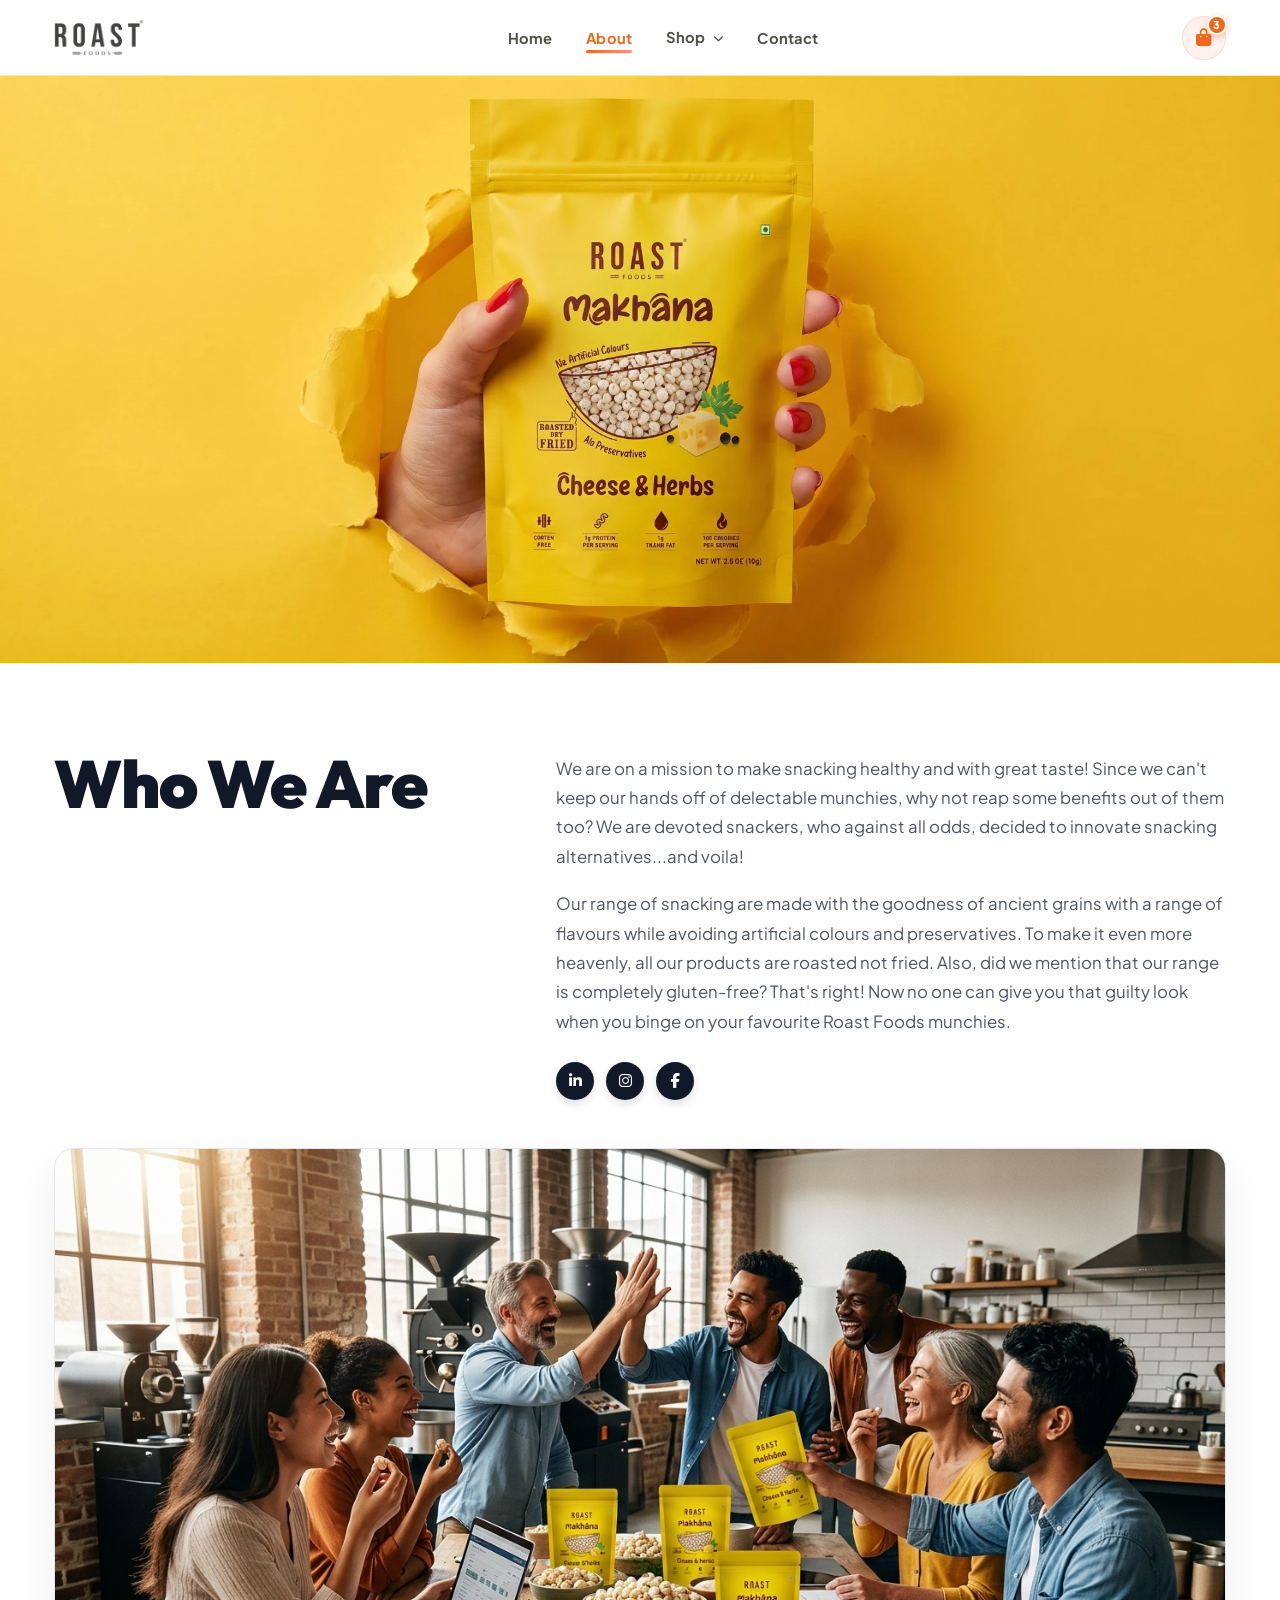
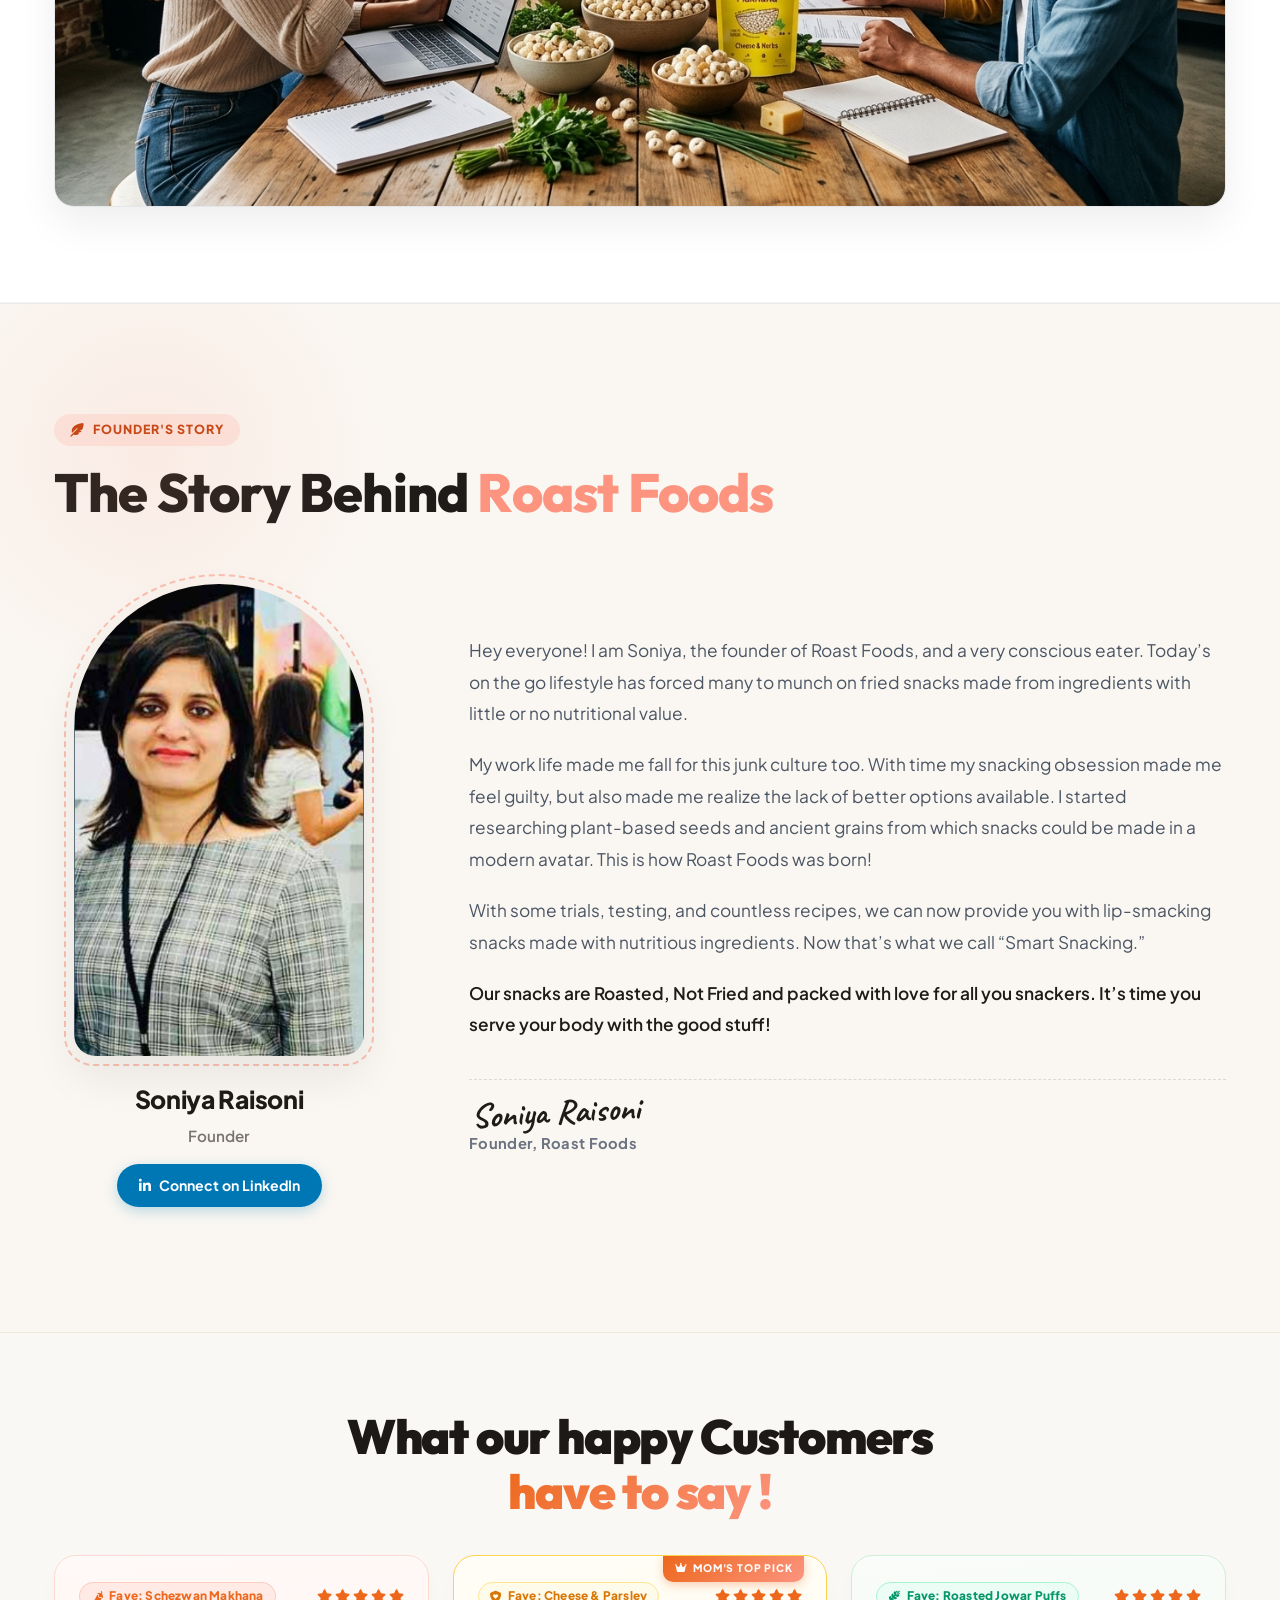
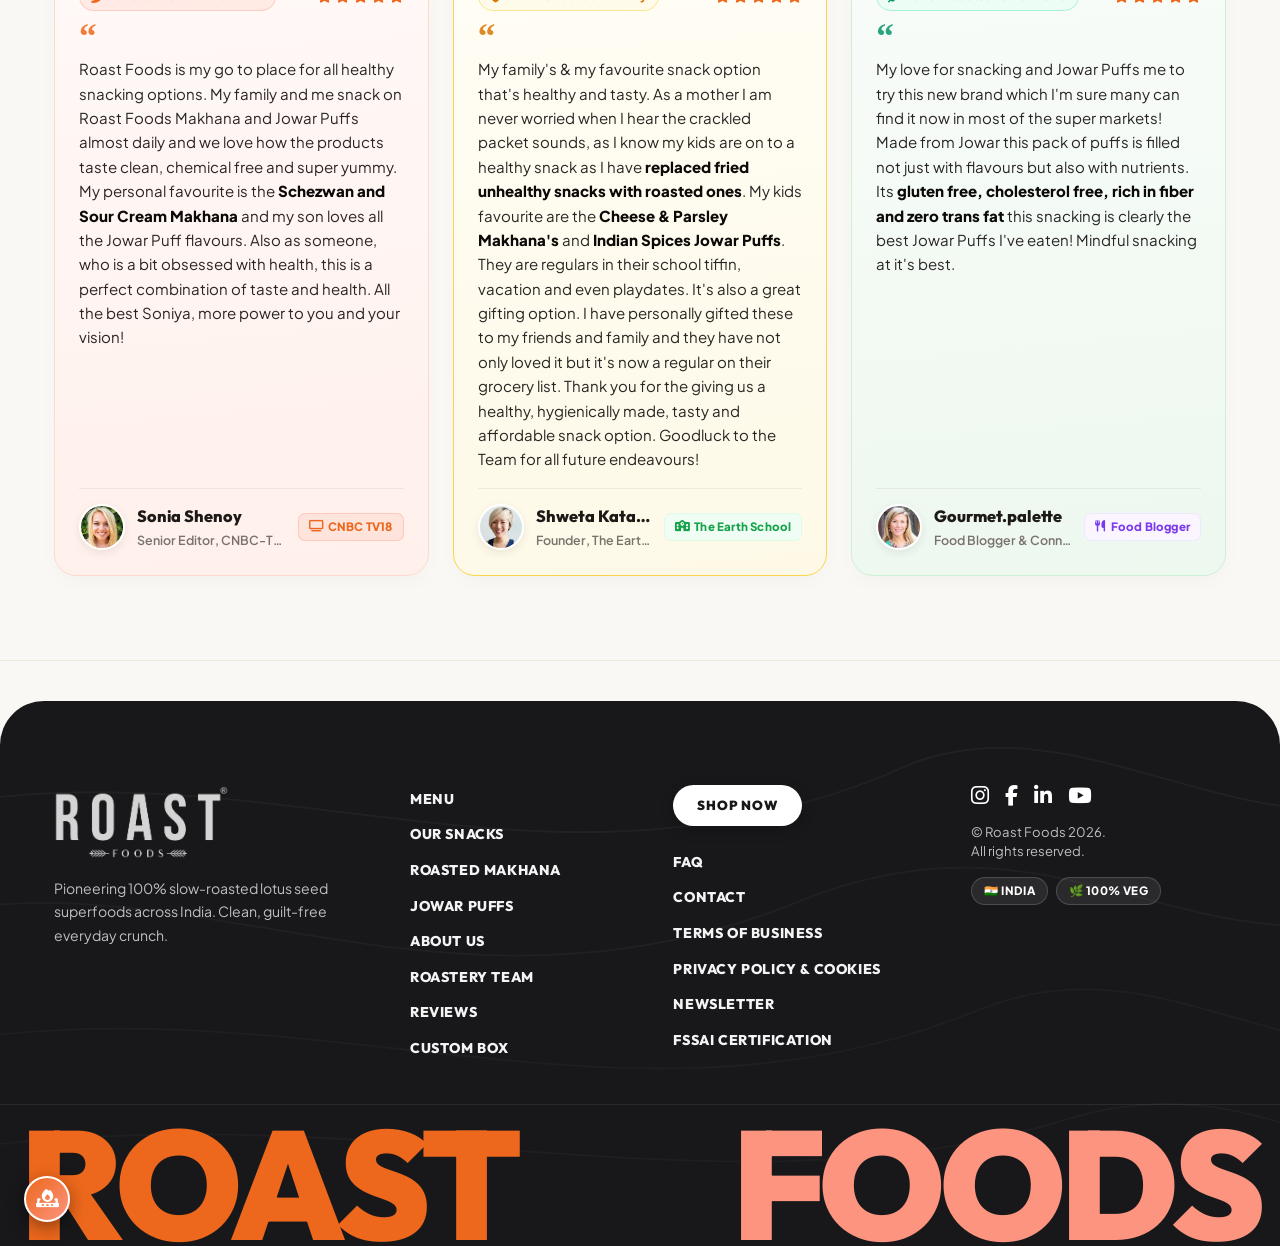
<file: about.html>
<!DOCTYPE html>
<html lang="en">

<head>
  <meta charset="UTF-8">
  <meta name="viewport" content="width=device-width, initial-scale=1.0">
  <title>About Us - Roast Foods | How We Craft Our Roasted Superfoods</title>
  <!-- Favicon and App Icons -->
  <link rel="icon" type="image/x-icon" href="media/favicon/favicon.ico">
  <link rel="icon" type="image/png" sizes="32x32" href="media/favicon/favicon-32x32.png">
  <link rel="icon" type="image/png" sizes="16x16" href="media/favicon/favicon-16x16.png">
  <link rel="apple-touch-icon" sizes="180x180" href="media/favicon/apple-icon-180x180.png">
  <link rel="manifest" href="media/favicon/manifest.json">

  <!-- Stylesheets -->
  <link rel="stylesheet" href="media/css/lenis.css">
  <link rel="stylesheet" href="media/css/style.css">
  <link rel="stylesheet" href="media/css/responsive.css">
  <!-- FontAwesome Icons -->
  <link rel="stylesheet" href="https://cdnjs.cloudflare.com/ajax/libs/font-awesome/6.4.0/css/all.min.css">
</head>

<body>

  <!-- Main Header & Navigation -->
  <header class="main-header">
    <div class="container nav-container">
      <a href="index.html" class="brand-logo" id="mainBrandLogo">
        <img src="media/Images/logo.png" alt="Roast Foods — Roasted, Not Fried" class="brand-logo-img">
      </a>

      <ul class="nav-links">
        <li><a href="index.html" class="nav-link">Home</a></li>
        <li><a href="about.html" class="nav-link active">About</a></li>
        <li class="nav-dropdown-wrapper">
          <a href="index.html#catalogSection" class="nav-link nav-dropdown-trigger" id="shopNavDropdownBtn" aria-haspopup="true" aria-expanded="false">
            Shop <i class="fa-solid fa-chevron-down nav-chevron-icon"></i>
          </a>
          <div class="nav-dropdown-menu" id="shopDropdownMenu">
            <a href="makhana.html" class="dropdown-item">Makhana</a>
            <a href="jowar-puff.html" class="dropdown-item">Jowar Puff</a>
            <a href="millet-namkeen.html" class="dropdown-item">Millet Namkeen</a>
            <a href="whole-grain-chips.html" class="dropdown-item">Whole Grain Chips</a>
            <a href="ragi-stix.html" class="dropdown-item">Ragi Stix</a>
            <a href="trial-pack.html" class="dropdown-item">Trial Pack</a>
          </div>
        </li>
        <li><a href="contact.html" class="nav-link">Contact</a></li>
      </ul>

      <div class="nav-actions">
        <button class="btn-icon" data-cart-toggle aria-label="View Cart" id="cartHeaderBtn">
          <i class="fa-solid fa-bag-shopping"></i>
          <span class="cart-count-badge">3</span>
        </button>
        <button class="mobile-toggle" aria-label="Toggle Navigation Menu">
          <i class="fa-solid fa-bars"></i>
        </button>
      </div>
    </div>
  </header>

  <!-- ==========================================================================
       ABOUT US HERO BANNER (RESPONSIVE ART DIRECTION)
       Sizes: 1920x880 (Desktop), 1000px (Tablet), 600x600 (Mobile), 400x400 (Small Mobile)
       ========================================================================== -->
  <section class="about-hero-section" id="aboutHeroSection">
    <div class="about-hero-banner-wrap">
      <!-- Responsive Picture Element (Switches dynamically per screen size) -->
      <picture class="about-hero-picture">
        <!-- 1920x880 for Large & Desktop Screens (min-width: 1001px) -->
        <source media="(min-width: 1001px)" srcset="media/Images/about/banner/about-us.webp">
        <!-- 1000x1000 for Medium / Tablet Screens (min-width: 601px to 1000px) -->
        <source media="(min-width: 601px)" srcset="media/Images/about/banner/banner-md.webp">
        <!-- 600x600 for Mobile Landscape / Standard Mobile (min-width: 401px to 600px) -->
        <source media="(min-width: 401px)" srcset="media/Images/about/banner/banner-sm.webp">
        <!-- 400x400 for Small Mobile Screens (max-width: 400px) -->
        <img src="media/Images/about/banner/banner-xs.webp" alt="Roast Foods - How We Craft Our Roasted Superfoods" class="about-hero-img" width="1920" height="880">
      </picture>
    </div>
  </section>

  <!-- ==========================================================================
       WHO WE ARE - MINIMAL EDITORIAL SHOWCASE (MATCHING USER'S REFERENCE)
       Clean Split Header & Cinematic Team Banner | Minimal Orange
       ========================================================================== -->
  <section class="who-we-are-section" id="whoWeAreSection">
    <div class="container">

      <!-- Top Header: Split 2-Column Row (Left Title / Right Text) -->
      <div class="who-ref-header">
        <div class="who-ref-title-col">
          <h2 class="who-ref-main-title">
            Who We Are
          </h2>
        </div>

        <div class="who-ref-desc-col">
          <p class="who-ref-desc-text">
            We are on a mission to make snacking healthy and with great taste! Since we can't keep our hands off of delectable munchies, why not reap some benefits out of them too? We are devoted snackers, who against all odds, decided to innovate snacking alternatives...and voila!
          </p>
          <p class="who-ref-desc-text">
            Our range of snacking are made with the goodness of ancient grains with a range of flavours while avoiding artificial colours and preservatives. To make it even more heavenly, all our products are roasted not fried. Also, did we mention that our range is completely gluten-free? That's right! Now no one can give you that guilty look when you binge on your favourite Roast Foods munchies.
          </p>
          <div class="who-ref-socials">
            <a href="#" class="who-social-icon" aria-label="LinkedIn"><i class="fa-brands fa-linkedin-in"></i></a>
            <a href="#" class="who-social-icon" aria-label="Instagram"><i class="fa-brands fa-instagram"></i></a>
            <a href="#" class="who-social-icon" aria-label="Facebook"><i class="fa-brands fa-facebook-f"></i></a>
          </div>
        </div>
      </div>

      <!-- Large Cinematic Photo Banner -->
      <div class="who-ref-image-wrap">
        <img src="media/Images/about/who_we_are_team.jpg" alt="Roast Foods Artisan Team Collaborating" class="who-ref-image" loading="lazy" width="1920" height="1080">
      </div>

    </div>
  </section>

  <!-- ==========================================================================
       THE FOUNDER'S JOURNEY (EDITORIAL STORY - NO CARDS)
       ========================================================================== -->
  <section class="founder-section" id="founderSection">
    <div class="container">
      
      <!-- Top Minimal Narrative Kicker -->
      <div class="founder-header-flow">
        <div class="founder-badge">
          <i class="fa-solid fa-feather-pointed"></i>
          <span>FOUNDER'S STORY</span>
        </div>
        <h2 class="founder-headline">
          The Story Behind <span class="founder-headline-highlight">Roast Foods</span>
        </h2>
      </div>

      <div class="founder-editorial-layout">

        <!-- Left Column: Arched Artistic Portrait & Bio -->
        <div class="founder-portrait-column">
          <div class="founder-arch-wrapper">
            <div class="founder-arch-ring" aria-hidden="true"></div>
            <div class="founder-arch-inner">
              <img src="media/Images/about/founder_soniya.png" alt="Soniya Raisoni - Founder of Roast Foods" class="founder-arch-img" loading="lazy" width="264" height="456">
            </div>
          </div>

          <div class="founder-identity">
            <h3 class="founder-full-name">Soniya Raisoni</h3>
            <p class="founder-designation">Founder</p>
            <a href="https://www.linkedin.com" target="_blank" rel="noopener noreferrer" class="founder-social-pill" aria-label="Connect with Soniya Raisoni on LinkedIn">
              <i class="fa-brands fa-linkedin-in"></i>
              <span>Connect on LinkedIn</span>
            </a>
          </div>
        </div>

        <!-- Right Column: Exact Founder Narrative (NO CARDS, PURE USER CONTENT) -->
        <div class="founder-narrative-column">
          <div class="founder-story-paragraphs">
            <p>Hey everyone! I am Soniya, the founder of Roast Foods, and a very conscious eater. Today’s on the go lifestyle has forced many to munch on fried snacks made from ingredients with little or no nutritional value.</p>
            <p>My work life made me fall for this junk culture too. With time my snacking obsession made me feel guilty, but also made me realize the lack of better options available. I started researching plant-based seeds and ancient grains from which snacks could be made in a modern avatar. This is how Roast Foods was born!</p>
            <p>With some trials, testing, and countless recipes, we can now provide you with lip-smacking snacks made with nutritious ingredients. Now that’s what we call “Smart Snacking.”</p>
            <p class="founder-signature-paragraph">Our snacks are Roasted, Not Fried and packed with love for all you snackers. It’s time you serve your body with the good stuff!</p>
          </div>

          <!-- Handwritten Signature placed right above the Founder role text -->
          <div class="founder-signature-block">
            <span class="founder-signature-hand">Soniya Raisoni</span>
            <span class="founder-signature-role">Founder, Roast Foods</span>
          </div>
        </div>

      </div>

    </div>
  </section>

  <!-- ==========================================================================
       CUSTOMER REVIEWS & SOCIAL PROOF (HAPPY CUSTOMERS SHOWCASE)
       ========================================================================== -->
  <section class="reviews-section snack-showcase-section" id="reviewsSection">
    <div class="container">

      <!-- Section Header -->
      <div class="snack-reviews-header">
        <h2 class="snack-reviews-title">
          What our happy Customers <br>
          <span class="snack-title-gradient">have to say !</span>
        </h2>
      </div>

      <!-- 3 Vibrant Snack Brand Review Cards -->
      <div class="snack-cards-grid">

        <!-- Card 1: Sonia Shenoy (Sunset Terracotta / Schezwan Passion) -->
        <div class="snack-review-card card-terracotta">
          <div class="card-top-bar">
            <span class="snack-flavor-tag tag-terracotta">
              <i class="fa-solid fa-pepper-hot"></i> Fave: Schezwan Makhana
            </span>
            <div class="card-rating-stars">
              <i class="fa-solid fa-star"></i>
              <i class="fa-solid fa-star"></i>
              <i class="fa-solid fa-star"></i>
              <i class="fa-solid fa-star"></i>
              <i class="fa-solid fa-star"></i>
            </div>
          </div>

          <div class="card-quote-wrapper">
            <div class="card-quote-mark">“</div>
            <p class="snack-quote-text">
              Roast Foods is my go to place for all healthy snacking options. My family and me snack on Roast Foods Makhana and Jowar Puffs almost daily and we love how the products taste clean, chemical free and super yummy. My personal favourite is the <strong>Schezwan and Sour Cream Makhana</strong> and my son loves all the Jowar Puff flavours. Also as someone, who is a bit obsessed with health, this is a perfect combination of taste and health. All the best Soniya, more power to you and your vision!
            </p>
          </div>

          <div class="card-author-footer">
            <div class="author-photo-box">
              <img src="media/Images/Testimonials/person1.jpg" alt="Sonia Shenoy" class="author-photo">
            </div>
            <div class="author-details">
              <h4 class="author-name">Sonia Shenoy</h4>
              <p class="author-title">Senior Editor, CNBC-TV18</p>
            </div>
            <div class="author-badge-box badge-media">
              <i class="fa-solid fa-tv"></i>
              <span>CNBC TV18</span>
            </div>
          </div>
        </div>

        <!-- Card 2: Shweta Katariya Modi (Golden Roasted Honey - Featured Mom's Choice) -->
        <div class="snack-review-card card-honey featured-card">
          <div class="featured-ribbon">
            <i class="fa-solid fa-crown"></i> MOM'S TOP PICK
          </div>

          <div class="card-top-bar">
            <span class="snack-flavor-tag tag-honey">
              <i class="fa-solid fa-shield-heart"></i> Fave: Cheese &amp; Parsley
            </span>
            <div class="card-rating-stars">
              <i class="fa-solid fa-star"></i>
              <i class="fa-solid fa-star"></i>
              <i class="fa-solid fa-star"></i>
              <i class="fa-solid fa-star"></i>
              <i class="fa-solid fa-star"></i>
            </div>
          </div>

          <div class="card-quote-wrapper">
            <div class="card-quote-mark">“</div>
            <p class="snack-quote-text">
              My family's &amp; my favourite snack option that's healthy and tasty. As a mother I am never worried when I hear the crackled packet sounds, as I know my kids are on to a healthy snack as I have <strong>replaced fried unhealthy snacks with roasted ones</strong>. My kids favourite are the <strong>Cheese &amp; Parsley Makhana's</strong> and <strong>Indian Spices Jowar Puffs</strong>. They are regulars in their school tiffin, vacation and even playdates. It's also a great gifting option. I have personally gifted these to my friends and family and they have not only loved it but it's now a regular on their grocery list. Thank you for the giving us a healthy, hygienically made, tasty and affordable snack option. Goodluck to the Team for all future endeavours!
            </p>
          </div>

          <div class="card-author-footer">
            <div class="author-photo-box">
              <img src="media/Images/Testimonials/person2.jpg" alt="Shweta Katariya Modi" class="author-photo">
            </div>
            <div class="author-details">
              <h4 class="author-name">Shweta Katariya Modi</h4>
              <p class="author-title">Founder, The Earth School</p>
            </div>
            <div class="author-badge-box badge-earth">
              <i class="fa-solid fa-school"></i>
              <span>The Earth School</span>
            </div>
          </div>
        </div>

        <!-- Card 3: Gourmet.palette (Fresh Garden Herb / Pistachio Connoisseur) -->
        <div class="snack-review-card card-matcha">
          <div class="card-top-bar">
            <span class="snack-flavor-tag tag-matcha">
              <i class="fa-solid fa-wheat-awn"></i> Fave: Roasted Jowar Puffs
            </span>
            <div class="card-rating-stars">
              <i class="fa-solid fa-star"></i>
              <i class="fa-solid fa-star"></i>
              <i class="fa-solid fa-star"></i>
              <i class="fa-solid fa-star"></i>
              <i class="fa-solid fa-star"></i>
            </div>
          </div>

          <div class="card-quote-wrapper">
            <div class="card-quote-mark">“</div>
            <p class="snack-quote-text">
              My love for snacking and Jowar Puffs me to try this new brand which I'm sure many can find it now in most of the super markets! Made from Jowar this pack of puffs is filled not just with flavours but also with nutrients. Its <strong>gluten free, cholesterol free, rich in fiber and zero trans fat</strong> this snacking is clearly the best Jowar Puffs I've eaten! Mindful snacking at it's best.
            </p>
          </div>

          <div class="card-author-footer">
            <div class="author-photo-box">
              <img src="media/Images/Testimonials/person3.jpg" alt="Gourmet.palette" class="author-photo">
            </div>
            <div class="author-details">
              <h4 class="author-name">Gourmet.palette</h4>
              <p class="author-title">Food Blogger &amp; Connoisseur</p>
            </div>
            <div class="author-badge-box badge-foodie">
              <i class="fa-solid fa-utensils"></i>
              <span>Food Blogger</span>
            </div>
          </div>
        </div>

      </div>

    </div>
  </section>

  <!-- ==========================================================================
       BURRITO MADRE INSPIRED SHOWSTOPPER FOOTER
       ========================================================================== -->
  <footer class="burrito-footer" id="mainFooter">
    <!-- SVG Topographic Contour Lines Overlay -->
    <div class="burrito-contour-lines" aria-hidden="true">
      <svg viewBox="0 0 1440 600" fill="none" xmlns="http://www.w3.org/2000/svg" preserveAspectRatio="none">
        <path d="M-100 120 C 300 40, 600 240, 1000 80 C 1200 -20, 1400 180, 1600 100" stroke="rgba(255,255,255,0.07)" stroke-width="2" />
        <path d="M-100 240 C 200 160, 500 380, 900 220 C 1200 100, 1350 320, 1600 220" stroke="rgba(255,255,255,0.06)" stroke-width="2" />
        <path d="M-100 380 C 350 300, 700 500, 1100 340 C 1300 260, 1450 420, 1600 360" stroke="rgba(255,255,255,0.05)" stroke-width="2" />
        <path d="M-100 500 C 400 420, 800 580, 1200 460 C 1400 400, 1500 520, 1600 480" stroke="rgba(255,255,255,0.05)" stroke-width="2" />
      </svg>
    </div>

    <div class="burrito-footer-inner">
      <div class="container">

        <!-- Upper Editorial Grid -->
        <div class="burrito-top-grid">

          <!-- Left Column: Brand Logo & Tagline -->
          <div class="burrito-col-brand">
            <a href="#" class="burrito-logo-link">
              <img src="media/Images/logo.png" alt="Roast Foods" class="burrito-logo-img">
            </a>
            <p class="burrito-brand-desc">
              Pioneering 100% slow-roasted lotus seed superfoods across India. Clean, guilt-free everyday crunch.
            </p>
          </div>

          <!-- Nav Column 1: Menu & Story -->
          <div class="burrito-col-nav">
            <ul class="burrito-nav-links">
              <li><a href="#catalogSection">MENU</a></li>
              <li><a href="#catalogSection">OUR SNACKS</a></li>
              <li><a href="#catalogSection">ROASTED MAKHANA</a></li>
              <li><a href="#catalogSection">JOWAR PUFFS</a></li>
              <li><a href="#storySection">ABOUT US</a></li>
              <li><a href="#storySection">ROASTERY TEAM</a></li>
              <li><a href="#reviewsSection">REVIEWS</a></li>
              <li><a href="#catalogSection">CUSTOM BOX</a></li>
            </ul>
          </div>

          <!-- Nav Column 2: Legal & Pill CTA -->
          <div class="burrito-col-nav">
            <a href="#catalogSection" class="burrito-pill-cta">SHOP NOW</a>
            <ul class="burrito-nav-links">
              <li><a href="#">FAQ</a></li>
              <li><a href="mailto:care@roastfoods.com">CONTACT</a></li>
              <li><a href="#">TERMS OF BUSINESS</a></li>
              <li><a href="#">PRIVACY POLICY &amp; COOKIES</a></li>
              <li><a href="#">NEWSLETTER</a></li>
              <li><a href="#">FSSAI CERTIFICATION</a></li>
            </ul>
          </div>

          <!-- Column 3: Social & Country Badges -->
          <div class="burrito-col-social">
            <div class="burrito-social-icons">
              <a href="#" aria-label="Instagram"><i class="fa-brands fa-instagram"></i></a>
              <a href="#" aria-label="Facebook"><i class="fa-brands fa-facebook-f"></i></a>
              <a href="#" aria-label="LinkedIn"><i class="fa-brands fa-linkedin-in"></i></a>
              <a href="#" aria-label="YouTube"><i class="fa-brands fa-youtube"></i></a>
            </div>
            <p class="burrito-copyright">
              &copy; Roast Foods 2026.<br>All rights reserved.
            </p>
            <div class="burrito-badges-row">
              <span class="burrito-flag-pill" title="Made in India">🇮🇳 INDIA</span>
              <span class="burrito-flag-pill" title="100% Vegetarian">🌿 100% VEG</span>
            </div>
          </div>

        </div>

      </div>

      <!-- Giant Edge-to-Edge Typography Banner (Burrito Madre Style) -->
      <div class="burrito-giant-brand-wrap">
        <h1 class="burrito-giant-brand">
          <span class="giant-word-orange">ROAST</span>
          <span class="giant-word-red">FOODS</span>
        </h1>
        <!-- Floating Stamp Sticker (Bottom Left) -->
        <div class="burrito-floating-sticker" title="100% Air Roasted">
          <i class="fa-solid fa-fire-burner"></i>
        </div>
      </div>

    </div>
  </footer>

  <!-- Lenis Smooth Scroll Engine -->
  <script src="media/js/lenis.min.js"></script>
  <script src="media/js/app.js"></script>
</body>

</html>
</file>
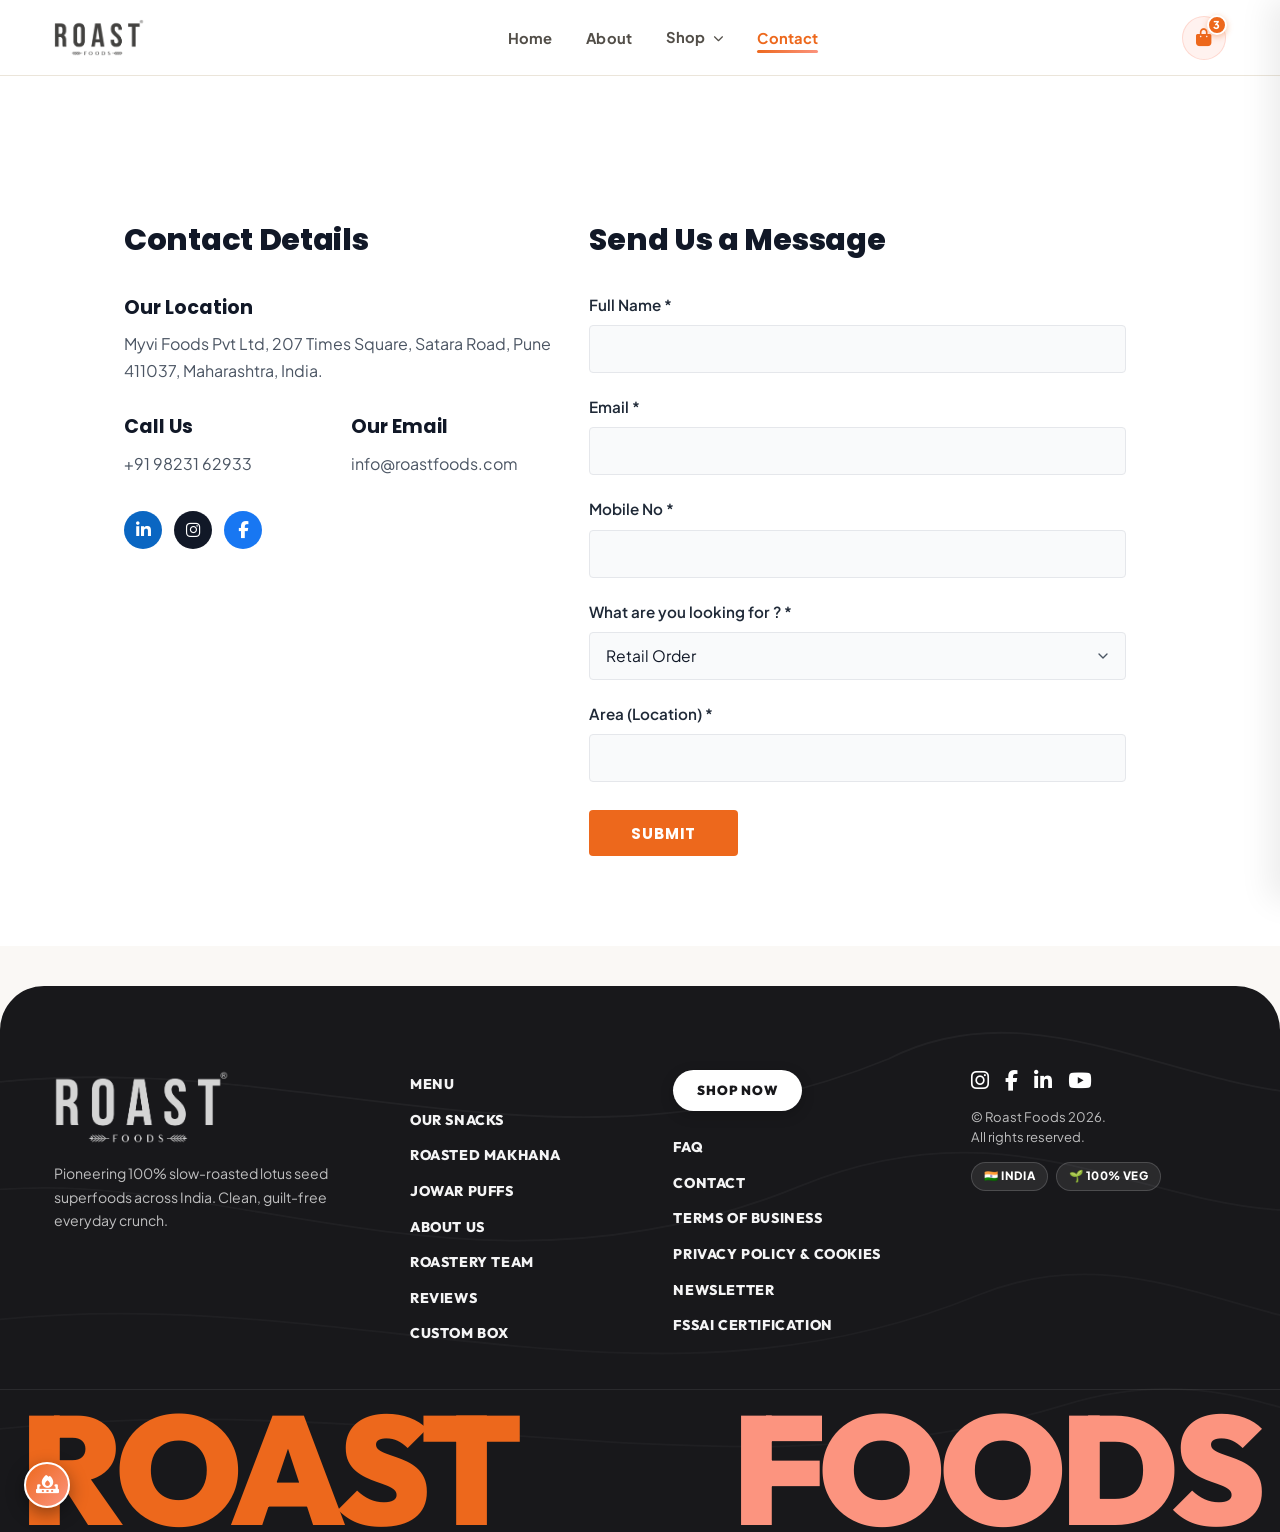
<file: contact.html>
<!DOCTYPE html>
<html lang="en">

<head>
  <meta charset="UTF-8">
  <meta name="viewport" content="width=device-width, initial-scale=1.0">
  <title>Contact Us - Roast Foods (Roasted, Not Fried)</title>
  <meta name="description" content="Get in touch with Roast Foods for retail inquiries, distributor orders, export partnerships, and customer support.">

  <!-- Favicon and App Icons -->
  <link rel="icon" type="image/x-icon" href="media/favicon/favicon.ico">
  <link rel="icon" type="image/png" sizes="32x32" href="media/favicon/favicon-32x32.png">
  <link rel="icon" type="image/png" sizes="16x16" href="media/favicon/favicon-16x16.png">
  <link rel="apple-touch-icon" sizes="180x180" href="media/favicon/apple-icon-180x180.png">
  <link rel="manifest" href="media/favicon/manifest.json">

  <!-- Google Fonts -->
  <link rel="preconnect" href="https://fonts.googleapis.com">
  <link rel="preconnect" href="https://fonts.gstatic.com" crossorigin>
  <link href="https://fonts.googleapis.com/css2?family=Caveat:wght@600;700&family=Outfit:wght@400;500;600;700;800;900&family=Plus+Jakarta+Sans:wght@400;500;600;700;800&family=Poppins:wght@400;500;600;700;800&display=swap" rel="stylesheet">

  <!-- Stylesheets -->
  <link rel="stylesheet" href="media/css/lenis.css">
  <link rel="stylesheet" href="media/css/style.css">
  <link rel="stylesheet" href="media/css/responsive.css">
  <!-- FontAwesome Icons -->
  <link rel="stylesheet" href="https://cdnjs.cloudflare.com/ajax/libs/font-awesome/6.4.0/css/all.min.css">
</head>

<body class="contact-page">

  <!-- Main Header & Navigation -->
  <header class="main-header">
    <div class="container nav-container">
      <a href="index.html" class="brand-logo" id="mainBrandLogo">
        <img src="media/Images/logo.png" alt="Roast Foods — Roasted, Not Fried" class="brand-logo-img">
      </a>

      <ul class="nav-links">
        <li><a href="index.html" class="nav-link">Home</a></li>
        <li><a href="about.html" class="nav-link">About</a></li>
        <li class="nav-dropdown-wrapper">
          <a href="index.html#catalogSection" class="nav-link nav-dropdown-trigger" id="shopNavDropdownBtn" aria-haspopup="true" aria-expanded="false">
            Shop <i class="fa-solid fa-chevron-down nav-chevron-icon"></i>
          </a>
          <div class="nav-dropdown-menu" id="shopDropdownMenu">
            <a href="makhana.html" class="dropdown-item">Makhana</a>
            <a href="jowar-puff.html" class="dropdown-item">Jowar Puff</a>
            <a href="millet-namkeen.html" class="dropdown-item">Millet Namkeen</a>
            <a href="whole-grain-chips.html" class="dropdown-item">Whole Grain Chips</a>
            <a href="ragi-stix.html" class="dropdown-item">Ragi Stix</a>
            <a href="trial-pack.html" class="dropdown-item">Trial Pack</a>
          </div>
        </li>
        <li><a href="contact.html" class="nav-link active">Contact</a></li>
      </ul>

      <div class="nav-actions">
        <button class="btn-icon" data-cart-toggle aria-label="View Cart" id="cartHeaderBtn">
          <i class="fa-solid fa-bag-shopping"></i>
          <span class="cart-count-badge">3</span>
        </button>
        <button class="mobile-toggle" aria-label="Toggle Navigation Menu">
          <i class="fa-solid fa-bars"></i>
        </button>
      </div>
    </div>
  </header>

  <main id="mainContent">

    <!-- Contact Main Section (Exact 2-Column Match to Reference Image) -->
    <section class="contact-main-section" style="padding-top: 140px;">
      <div class="contact-grid-container">

        <!-- Left Column: Contact Details -->
        <div class="contact-info-col">
          <h2 class="contact-section-title">Contact Details</h2>

          <div class="contact-info-block">
            <h3 class="contact-block-label">Our Location</h3>
            <p class="contact-block-value">
              Myvi Foods Pvt Ltd, 207 Times Square, Satara Road, Pune 411037, Maharashtra, India.
            </p>
          </div>

          <div class="contact-two-col-details">
            <div class="contact-info-block" style="margin-bottom: 0;">
              <h3 class="contact-block-label">Call Us</h3>
              <p class="contact-block-value">
                <a href="tel:+919823162933">+91 98231 62933</a>
              </p>
            </div>

            <div class="contact-info-block" style="margin-bottom: 0;">
              <h3 class="contact-block-label">Our Email</h3>
              <p class="contact-block-value">
                <a href="mailto:info@roastfoods.com">info@roastfoods.com</a>
              </p>
            </div>
          </div>

          <!-- Social Icon Badges -->
          <div class="contact-social-row">
            <a href="https://www.linkedin.com/company/myvifoods/" target="_blank" rel="noopener noreferrer" class="contact-social-btn linkedin" aria-label="LinkedIn">
              <i class="fa-brands fa-linkedin-in"></i>
            </a>
            <a href="https://www.instagram.com/roastfoods/" target="_blank" rel="noopener noreferrer" class="contact-social-btn instagram" aria-label="Instagram">
              <i class="fa-brands fa-instagram"></i>
            </a>
            <a href="https://www.facebook.com/roastfoods/" target="_blank" rel="noopener noreferrer" class="contact-social-btn facebook" aria-label="Facebook">
              <i class="fa-brands fa-facebook-f"></i>
            </a>
          </div>
        </div>

        <!-- Right Column: Send Us a Message -->
        <div class="contact-form-col">
          <div class="contact-form-card">
            <h2 class="contact-section-title">Send Us a Message</h2>

            <form id="contactForm" onsubmit="event.preventDefault(); alert('Thank you! Your message has been sent successfully. We will get back to you shortly.'); this.reset();">
              <div class="contact-form-group">
                <label for="contactFullName" class="contact-label">Full Name *</label>
                <input type="text" id="contactFullName" name="fullName" class="contact-input" required autocomplete="name">
              </div>

              <div class="contact-form-group">
                <label for="contactEmail" class="contact-label">Email *</label>
                <input type="email" id="contactEmail" name="email" class="contact-input" required autocomplete="email">
              </div>

              <div class="contact-form-group">
                <label for="contactMobile" class="contact-label">Mobile No *</label>
                <input type="tel" id="contactMobile" name="mobile" class="contact-input" required autocomplete="tel">
              </div>

              <div class="contact-form-group">
                <label for="contactLookingFor" class="contact-label">What are you looking for ? *</label>
                <select id="contactLookingFor" name="lookingFor" class="contact-select" required>
                  <option value="Retail Order" selected>Retail Order</option>
                  <option value="Distributor Order">Distributor Order</option>
                  <option value="Export Order">Export Order</option>
                </select>
              </div>

              <div class="contact-form-group">
                <label for="contactArea" class="contact-label">Area (Location) *</label>
                <input type="text" id="contactArea" name="area" class="contact-input" required>
              </div>

              <button type="submit" class="contact-submit-btn">SUBMIT</button>
            </form>
          </div>
        </div>

      </div>
    </section>

  </main>

  <!-- ==========================================================================
       BURRITO MADRE INSPIRED SHOWSTOPPER FOOTER
       Deep Forest Green, Organic Contours, Crisp Editorial Links & Giant Brand Typography
       ========================================================================== -->
  <footer class="burrito-footer" id="mainFooter">
    <!-- SVG Topographic Contour Lines Overlay -->
    <div class="burrito-contour-lines" aria-hidden="true">
      <svg viewBox="0 0 1440 600" fill="none" xmlns="http://www.w3.org/2000/svg" preserveAspectRatio="none">
        <path d="M-100 120 C 300 40, 600 240, 1000 80 C 1200 -20, 1400 180, 1600 100" stroke="rgba(255,255,255,0.07)" stroke-width="2" />
        <path d="M-100 240 C 200 160, 500 380, 900 220 C 1200 100, 1350 320, 1600 220" stroke="rgba(255,255,255,0.06)" stroke-width="2" />
        <path d="M-100 380 C 350 300, 700 500, 1100 340 C 1300 260, 1450 420, 1600 360" stroke="rgba(255,255,255,0.05)" stroke-width="2" />
        <path d="M-100 500 C 400 420, 800 580, 1200 460 C 1400 400, 1500 520, 1600 480" stroke="rgba(255,255,255,0.05)" stroke-width="2" />
      </svg>
    </div>

    <div class="burrito-footer-inner">
      <div class="container">

        <!-- Upper Editorial Grid -->
        <div class="burrito-top-grid">

          <!-- Left Column: Brand Logo & Tagline -->
          <div class="burrito-col-brand">
            <a href="index.html" class="burrito-logo-link">
              <img src="media/Images/logo.png" alt="Roast Foods" class="burrito-logo-img">
            </a>
            <p class="burrito-brand-desc">
              Pioneering 100% slow-roasted lotus seed superfoods across India. Clean, guilt-free everyday crunch.
            </p>
          </div>

          <!-- Nav Column 1: Menu & Story -->
          <div class="burrito-col-nav">
            <ul class="burrito-nav-links">
              <li><a href="index.html#catalogSection">MENU</a></li>
              <li><a href="index.html#catalogSection">OUR SNACKS</a></li>
              <li><a href="makhana.html">ROASTED MAKHANA</a></li>
              <li><a href="jowar-puff.html">JOWAR PUFFS</a></li>
              <li><a href="about.html">ABOUT US</a></li>
              <li><a href="about.html">ROASTERY TEAM</a></li>
              <li><a href="index.html#reviewsSection">REVIEWS</a></li>
              <li><a href="trial-pack.html">CUSTOM BOX</a></li>
            </ul>
          </div>

          <!-- Nav Column 2: Legal & Pill CTA -->
          <div class="burrito-col-nav">
            <a href="index.html#catalogSection" class="burrito-pill-cta">SHOP NOW</a>
            <ul class="burrito-nav-links">
              <li><a href="#">FAQ</a></li>
              <li><a href="contact.html">CONTACT</a></li>
              <li><a href="#">TERMS OF BUSINESS</a></li>
              <li><a href="#">PRIVACY POLICY &amp; COOKIES</a></li>
              <li><a href="#">NEWSLETTER</a></li>
              <li><a href="#">FSSAI CERTIFICATION</a></li>
            </ul>
          </div>

          <!-- Column 3: Social & Country Badges -->
          <div class="burrito-col-social">
            <div class="burrito-social-icons">
              <a href="https://www.instagram.com/roastfoods/" target="_blank" rel="noopener noreferrer" aria-label="Instagram"><i class="fa-brands fa-instagram"></i></a>
              <a href="https://www.facebook.com/roastfoods/" target="_blank" rel="noopener noreferrer" aria-label="Facebook"><i class="fa-brands fa-facebook-f"></i></a>
              <a href="https://www.linkedin.com/company/myvifoods/" target="_blank" rel="noopener noreferrer" aria-label="LinkedIn"><i class="fa-brands fa-linkedin-in"></i></a>
              <a href="#" aria-label="YouTube"><i class="fa-brands fa-youtube"></i></a>
            </div>
            <p class="burrito-copyright">
              &copy; Roast Foods 2026.<br>All rights reserved.
            </p>
            <div class="burrito-badges-row">
              <span class="burrito-flag-pill" title="Made in India">🇮🇳 INDIA</span>
              <span class="burrito-flag-pill" title="100% Vegetarian">🌱 100% VEG</span>
            </div>
          </div>

        </div>

      </div>

      <!-- Giant Edge-to-Edge Typography Banner (Burrito Madre Style) -->
      <div class="burrito-giant-brand-wrap">
        <h1 class="burrito-giant-brand">
          <span class="giant-word-orange">ROAST</span>
          <span class="giant-word-red">FOODS</span>
        </h1>
        <!-- Floating Stamp Sticker (Bottom Left) -->
        <div class="burrito-floating-sticker" title="100% Air Roasted">
          <i class="fa-solid fa-fire-burner"></i>
        </div>
      </div>

    </div>
  </footer>

  <!-- Slide-Over Shopping Cart Drawer -->
  <div class="cart-drawer-backdrop" id="cartBackdrop"></div>
  <div class="cart-drawer" id="cartDrawer" data-lenis-prevent>
    <div class="cart-header">
      <h3>Your Snack Box (<span class="cart-count-badge" style="position:static; display:inline-flex;">3</span>)</h3>
      <button id="closeCartBtn" style="color: var(--text-primary); font-size: 1.3rem; padding: 4px 8px;">✕</button>
    </div>
    <div class="cart-items-body" id="cartItemsList" data-lenis-prevent>
      <!-- Injected by JS -->
    </div>
    <div class="cart-footer">
      <div style="background: rgba(252, 148, 127, 0.12); border: 1px dashed #fc947f; padding: 10px; border-radius: 8px; margin-bottom: 16px; font-size: 0.84rem; color: #ed681c; text-align: center; font-weight: 700;">
        🎁 You unlocked <strong>FREE Standard Shipping</strong>!
      </div>
      <div class="cart-subtotal-row">
        <span>Subtotal:</span>
        <span id="cartSubtotal" style="color: #ed681c;">₹278</span>
      </div>
      <button class="btn-primary" style="width: 100%; justify-content: center;" onclick="alert('Proceeding to secure checkout! Thank you for choosing Roast Foods.')">
        <span>Proceed to Checkout</span>
        <i class="fa-solid fa-lock"></i>
      </button>
    </div>
  </div>

  <!-- Lenis Smooth Scroll Engine -->
  <script src="media/js/lenis.min.js"></script>
  <script src="media/js/app.js"></script>
</body>

</html>
</file>
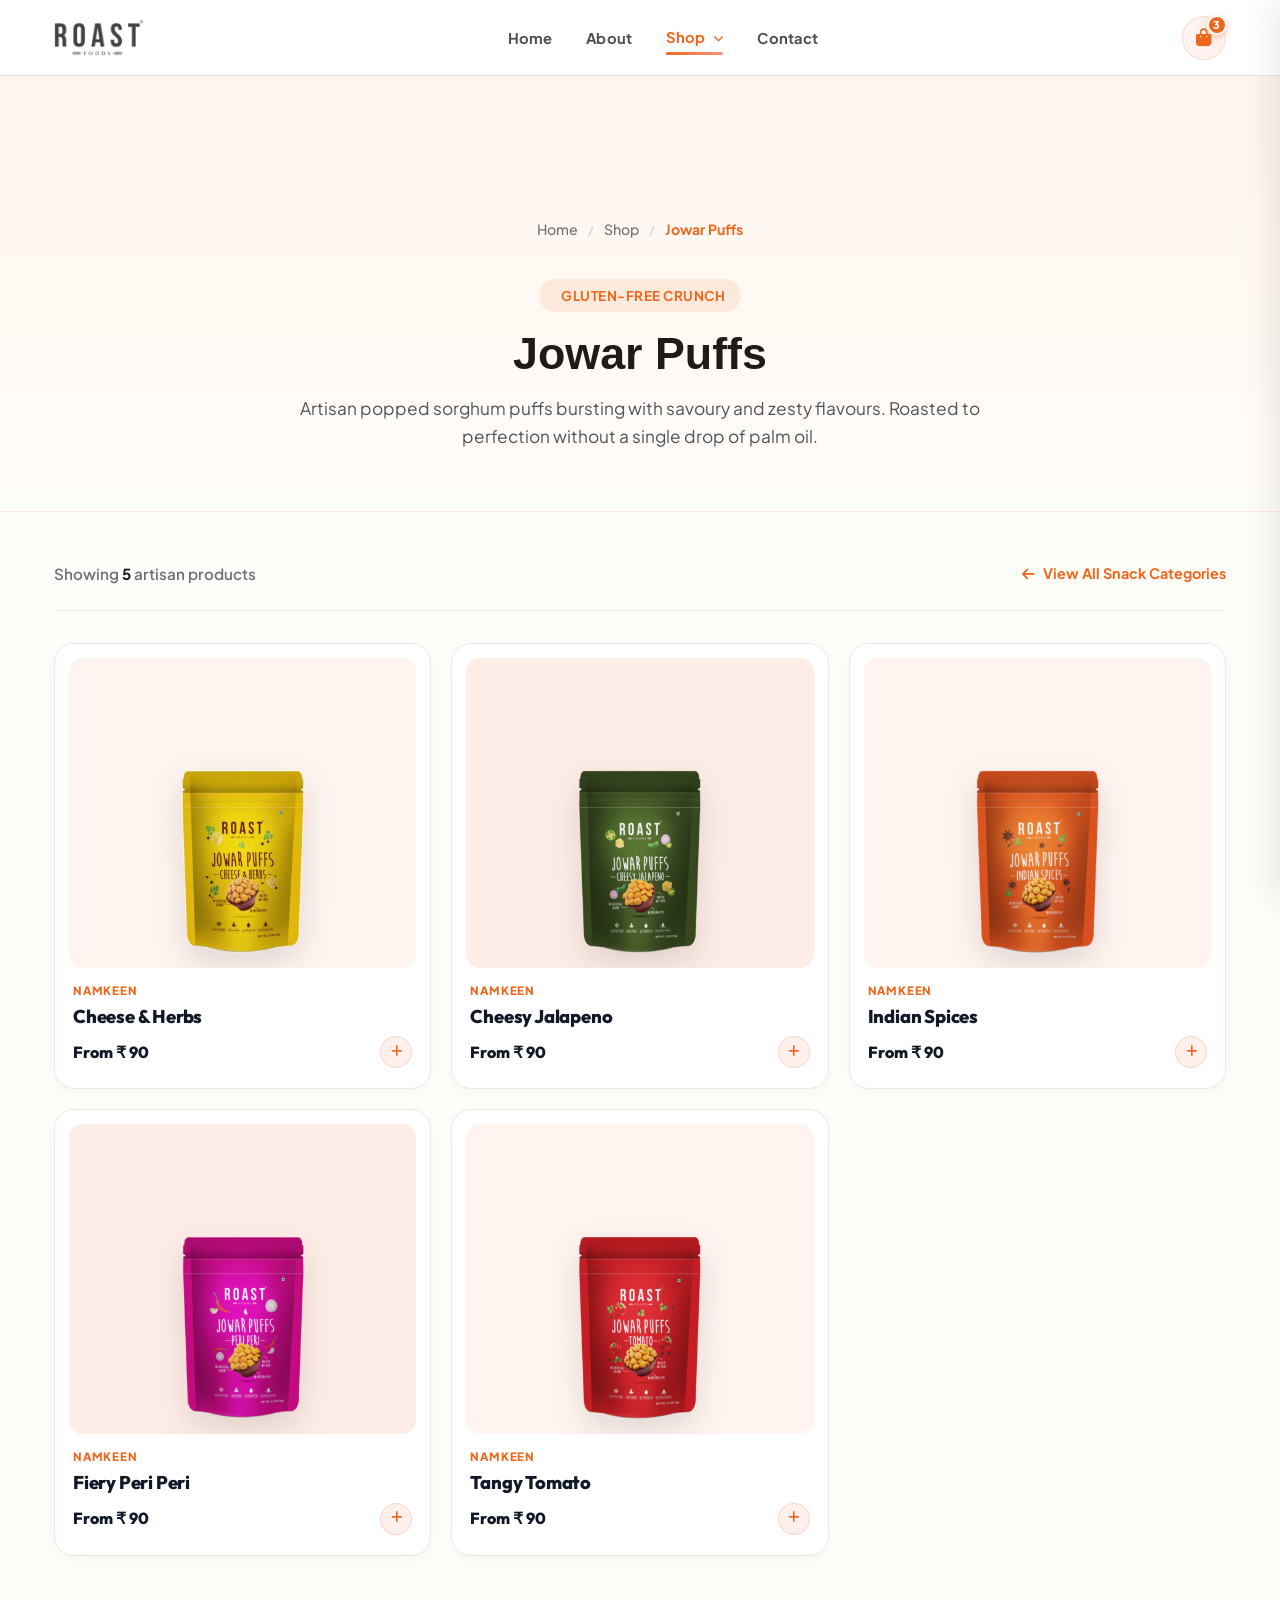
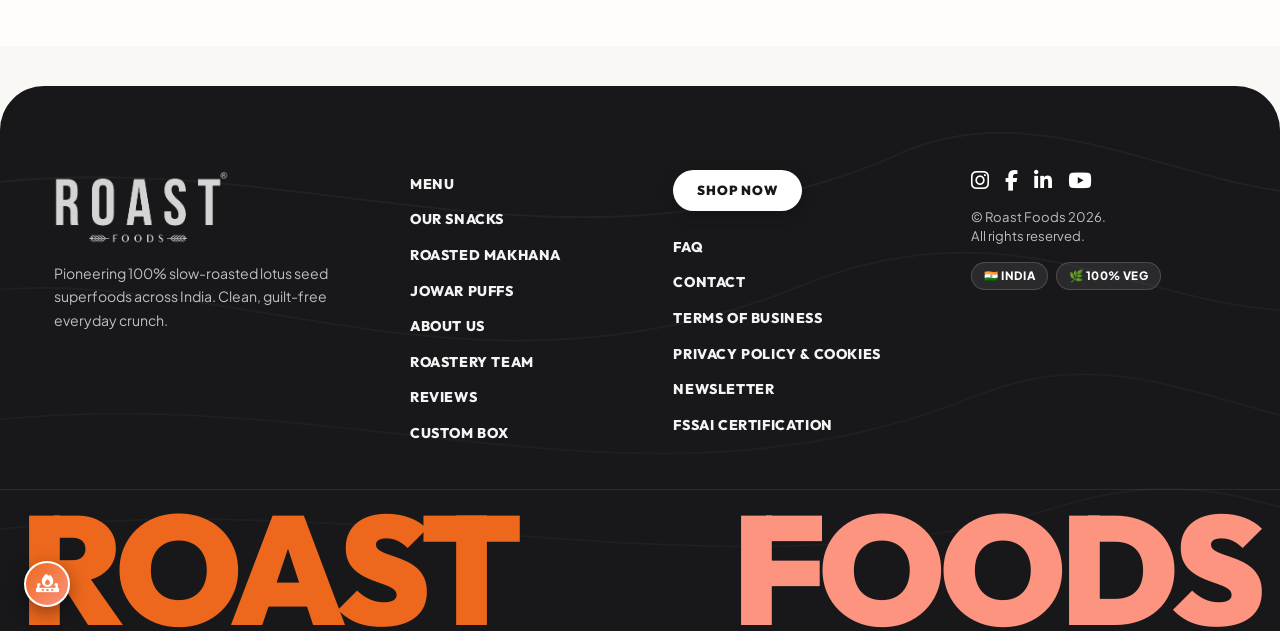
<file: jowar-puff.html>
<!DOCTYPE html>
<html lang="en">

<head>
  <meta charset="UTF-8">
  <meta name="viewport" content="width=device-width, initial-scale=1.0">
  <title>Jowar Puffs - Roast Foods (Roasted, Not Fried)</title>
  <meta name="description" content="Artisan popped sorghum puffs bursting with savoury and zesty flavours. Roasted to perfection without a single drop of palm oil.">

  <!-- Favicon and App Icons -->
  <link rel="icon" type="image/x-icon" href="media/favicon/favicon.ico">
  <link rel="icon" type="image/png" sizes="32x32" href="media/favicon/favicon-32x32.png">
  <link rel="icon" type="image/png" sizes="16x16" href="media/favicon/favicon-16x16.png">
  <link rel="apple-touch-icon" sizes="180x180" href="media/favicon/apple-icon-180x180.png">
  <link rel="manifest" href="media/favicon/manifest.json">

  <!-- Stylesheets -->
  <link rel="stylesheet" href="media/css/lenis.css">
  <link rel="stylesheet" href="media/css/style.css">
  <link rel="stylesheet" href="media/css/responsive.css">
  <!-- FontAwesome Icons -->
  <link rel="stylesheet" href="https://cdnjs.cloudflare.com/ajax/libs/font-awesome/6.4.0/css/all.min.css">
</head>

<body class="category-page">

  <header class="main-header">
    <div class="container nav-container">
      <a href="index.html" class="brand-logo" id="mainBrandLogo">
        <img src="media/Images/logo.png" alt="Roast Foods — Roasted, Not Fried" class="brand-logo-img">
      </a>

      <ul class="nav-links">
        <li><a href="index.html" class="nav-link">Home</a></li>
        <li><a href="about.html" class="nav-link">About</a></li>
        <li class="nav-dropdown-wrapper">
          <a href="#catalogSection" class="nav-link nav-dropdown-trigger active" id="shopNavDropdownBtn" aria-haspopup="true" aria-expanded="false">
            Shop <i class="fa-solid fa-chevron-down nav-chevron-icon"></i>
          </a>
          <div class="nav-dropdown-menu" id="shopDropdownMenu">
            <a href="makhana.html" class="dropdown-item">Makhana</a>
            <a href="jowar-puff.html" class="dropdown-item">Jowar Puff</a>
            <a href="millet-namkeen.html" class="dropdown-item">Millet Namkeen</a>
            <a href="whole-grain-chips.html" class="dropdown-item">Whole Grain Chips</a>
            <a href="ragi-stix.html" class="dropdown-item">Ragi Stix</a>
            <a href="trial-pack.html" class="dropdown-item">Trial Pack</a>
          </div>
        </li>
        <li><a href="contact.html" class="nav-link">Contact</a></li>
      </ul>

      <div class="nav-actions">
        <button class="btn-icon" data-cart-toggle aria-label="View Cart" id="cartHeaderBtn">
          <i class="fa-solid fa-bag-shopping"></i>
          <span class="cart-count-badge">3</span>
        </button>
        <button class="mobile-toggle" aria-label="Toggle Navigation Menu">
          <i class="fa-solid fa-bars"></i>
        </button>
      </div>
    </div>
  </header>

  <main id="mainContent">
    <!-- Category Hero & Breadcrumbs Section -->
    <section class="category-hero-section">
      <div class="container">
        <!-- Breadcrumbs Navigation -->
        <nav class="category-breadcrumbs-bar" aria-label="Breadcrumb">
          <ol class="breadcrumb-list">
            <li><a href="index.html">Home</a></li>
            <li><span class="bc-sep">/</span></li>
            <li><a href="index.html#catalogSection">Shop</a></li>
            <li><span class="bc-sep">/</span></li>
            <li><span class="bc-active">Jowar Puffs</span></li>
          </ol>
        </nav>

        <div class="category-hero-content">
          <span class="category-pill-badge"><i class="fa-solid fa-sparkles"></i> Gluten-Free Crunch</span>
          <h1 class="category-hero-title">Jowar Puffs</h1>
          <p class="category-hero-desc">Artisan popped sorghum puffs bursting with savoury and zesty flavours. Roasted to perfection without a single drop of palm oil.</p>
        </div>
      </div>
    </section>

    <!-- Product Showcase Grid Section -->
    <section class="category-products-section">
      <div class="container">
        <!-- Meta summary & back link -->
        <div class="category-meta-bar">
          <span class="category-count-label">Showing <strong>5</strong> artisan products</span>
          <a href="index.html#catalogSection" class="category-back-btn">
            <i class="fa-solid fa-arrow-left"></i> View All Snack Categories
          </a>
        </div>

        <div class="product-grid" id="productGrid">
        <!-- Product 1: Jowar Cheese & Herbs -->
        <div class="product-card snack-interactive-card" data-category="jowar">
          <div class="snack-stage-box" style="--stage-bg: #FFF4F0;">
            <!-- Pouch & Burst Container -->
            <div class="snack-pouch-layer">
              <div class="snack-burst-layer">
                <img src="media/Images/burst_jowar_puffs.png" alt="Bursting Jowar Puffs" class="burst-flock-img" loading="lazy">
                <div class="snack-particles-cloud">
                  <span class="fly-particle fp-1"></span>
                  <span class="fly-particle fp-2"></span>
                  <span class="fly-particle fp-3"></span>
                </div>
              </div>
              <a href="product-detail.html?id=jowar-cheese" class="snack-pouch-link"><img src="media/Images/Product Image/1.png" alt="Jowar Puffs Cheese & Herbs" class="snack-pouch-img" loading="lazy"></a>
            </div>
            <!-- Quick Add Button -->
            <button class="stage-quick-pill btn-add-cart" 
                    data-id="jowar-cheese" 
                    data-name="Jowar Puffs - Cheese & Herbs" 
                    data-price="90" 
                    data-img="media/Images/Product Image/1.png" 
                    title="Add to Cart">
              <i class="fa-solid fa-plus"></i> Quick Add
            </button>
          </div>
          <!-- Card Info -->
          <div class="snack-details-box">
            <span class="snack-category-tag">NAMKEEN</span>
            <h3 class="snack-item-name"><a href="product-detail.html?id=jowar-cheese" style="color:inherit;text-decoration:none;">Cheese &amp; Herbs</a></h3>
            <div class="snack-price-row">
              <span class="snack-price-val">From ₹ 90</span>
              <button class="snack-add-icon-btn btn-add-cart" 
                      data-id="jowar-cheese" 
                      data-name="Jowar Puffs - Cheese & Herbs" 
                      data-price="90" 
                      data-img="media/Images/Product Image/1.png" 
                      title="Add to Cart">
                <i class="fa-solid fa-plus"></i>
              </button>
            </div>
          </div>
        </div>

        <!-- Product 2: Jowar Cheesy Jalapeno -->
        <div class="product-card snack-interactive-card" data-category="jowar">
          <div class="snack-stage-box" style="--stage-bg: #FEEDE6;">
            <div class="snack-pouch-layer">
              <div class="snack-burst-layer">
                <img src="media/Images/burst_jowar_puffs.png" alt="Bursting Jowar Puffs" class="burst-flock-img" loading="lazy">
                <div class="snack-particles-cloud">
                  <span class="fly-particle fp-1"></span>
                  <span class="fly-particle fp-2"></span>
                  <span class="fly-particle fp-3"></span>
                </div>
              </div>
              <a href="product-detail.html?id=jowar-jalapeno" class="snack-pouch-link"><img src="media/Images/Product Image/2.png" alt="Jowar Puffs Cheesy Jalapeno" class="snack-pouch-img" loading="lazy"></a>
            </div>
            <button class="stage-quick-pill btn-add-cart" 
                    data-id="jowar-jalapeno" 
                    data-name="Jowar Puffs - Cheesy Jalapeno" 
                    data-price="90" 
                    data-img="media/Images/Product Image/2.png" 
                    title="Add to Cart">
              <i class="fa-solid fa-plus"></i> Quick Add
            </button>
          </div>
          <div class="snack-details-box">
            <span class="snack-category-tag">NAMKEEN</span>
            <h3 class="snack-item-name"><a href="product-detail.html?id=jowar-jalapeno" style="color:inherit;text-decoration:none;">Cheesy Jalapeno</a></h3>
            <div class="snack-price-row">
              <span class="snack-price-val">From ₹ 90</span>
              <button class="snack-add-icon-btn btn-add-cart" 
                      data-id="jowar-jalapeno" 
                      data-name="Jowar Puffs - Cheesy Jalapeno" 
                      data-price="90" 
                      data-img="media/Images/Product Image/2.png" 
                      title="Add to Cart">
                <i class="fa-solid fa-plus"></i>
              </button>
            </div>
          </div>
        </div>

        <!-- Product 3: Jowar Indian Spices -->
        <div class="product-card snack-interactive-card" data-category="jowar">
          <div class="snack-stage-box" style="--stage-bg: #FFF4F0;">
            <div class="snack-pouch-layer">
              <div class="snack-burst-layer">
                <img src="media/Images/burst_jowar_puffs.png" alt="Bursting Jowar Puffs" class="burst-flock-img" loading="lazy">
                <div class="snack-particles-cloud">
                  <span class="fly-particle fp-1"></span>
                  <span class="fly-particle fp-2"></span>
                  <span class="fly-particle fp-3"></span>
                </div>
              </div>
              <a href="product-detail.html?id=jowar-spices" class="snack-pouch-link"><img src="media/Images/Product Image/3.png" alt="Jowar Puffs Indian Spices" class="snack-pouch-img" loading="lazy"></a>
            </div>
            <button class="stage-quick-pill btn-add-cart" 
                    data-id="jowar-spices" 
                    data-name="Jowar Puffs - Indian Spices" 
                    data-price="90" 
                    data-img="media/Images/Product Image/3.png" 
                    title="Add to Cart">
              <i class="fa-solid fa-plus"></i> Quick Add
            </button>
          </div>
          <div class="snack-details-box">
            <span class="snack-category-tag">NAMKEEN</span>
            <h3 class="snack-item-name"><a href="product-detail.html?id=jowar-spices" style="color:inherit;text-decoration:none;">Indian Spices</a></h3>
            <div class="snack-price-row">
              <span class="snack-price-val">From ₹ 90</span>
              <button class="snack-add-icon-btn btn-add-cart" 
                      data-id="jowar-spices" 
                      data-name="Jowar Puffs - Indian Spices" 
                      data-price="90" 
                      data-img="media/Images/Product Image/3.png" 
                      title="Add to Cart">
                <i class="fa-solid fa-plus"></i>
              </button>
            </div>
          </div>
        </div>

        <!-- Product 4: Jowar Fiery Peri Peri -->
        <div class="product-card snack-interactive-card" data-category="jowar">
          <div class="snack-stage-box" style="--stage-bg: #FEEDE6;">
            <div class="snack-pouch-layer">
              <div class="snack-burst-layer">
                <img src="media/Images/burst_jowar_puffs.png" alt="Bursting Jowar Puffs" class="burst-flock-img" loading="lazy">
                <div class="snack-particles-cloud">
                  <span class="fly-particle fp-1"></span>
                  <span class="fly-particle fp-2"></span>
                  <span class="fly-particle fp-3"></span>
                </div>
              </div>
              <a href="product-detail.html?id=jowar-peri" class="snack-pouch-link"><img src="media/Images/Product Image/4.png" alt="Jowar Puffs Fiery Peri Peri" class="snack-pouch-img" loading="lazy"></a>
            </div>
            <button class="stage-quick-pill btn-add-cart" 
                    data-id="jowar-peri" 
                    data-name="Jowar Puffs - Fiery Peri Peri" 
                    data-price="90" 
                    data-img="media/Images/Product Image/4.png" 
                    title="Add to Cart">
              <i class="fa-solid fa-plus"></i> Quick Add
            </button>
          </div>
          <div class="snack-details-box">
            <span class="snack-category-tag">NAMKEEN</span>
            <h3 class="snack-item-name"><a href="product-detail.html?id=jowar-peri" style="color:inherit;text-decoration:none;">Fiery Peri Peri</a></h3>
            <div class="snack-price-row">
              <span class="snack-price-val">From ₹ 90</span>
              <button class="snack-add-icon-btn btn-add-cart" 
                      data-id="jowar-peri" 
                      data-name="Jowar Puffs - Fiery Peri Peri" 
                      data-price="90" 
                      data-img="media/Images/Product Image/4.png" 
                      title="Add to Cart">
                <i class="fa-solid fa-plus"></i>
              </button>
            </div>
          </div>
        </div>

        <!-- Product 5: Jowar Tangy Tomato -->
        <div class="product-card snack-interactive-card" data-category="jowar">
          <div class="snack-stage-box" style="--stage-bg: #FFF4F0;">
            <div class="snack-pouch-layer">
              <div class="snack-burst-layer">
                <img src="media/Images/burst_jowar_puffs.png" alt="Bursting Jowar Puffs" class="burst-flock-img" loading="lazy">
                <div class="snack-particles-cloud">
                  <span class="fly-particle fp-1"></span>
                  <span class="fly-particle fp-2"></span>
                  <span class="fly-particle fp-3"></span>
                </div>
              </div>
              <a href="product-detail.html?id=jowar-tomato" class="snack-pouch-link"><img src="media/Images/Product Image/5.png" alt="Jowar Puffs Tangy Tomato" class="snack-pouch-img" loading="lazy"></a>
            </div>
            <button class="stage-quick-pill btn-add-cart" 
                    data-id="jowar-tomato" 
                    data-name="Jowar Puffs - Tangy Tomato" 
                    data-price="90" 
                    data-img="media/Images/Product Image/5.png" 
                    title="Add to Cart">
              <i class="fa-solid fa-plus"></i> Quick Add
            </button>
          </div>
          <div class="snack-details-box">
            <span class="snack-category-tag">NAMKEEN</span>
            <h3 class="snack-item-name"><a href="product-detail.html?id=jowar-tomato" style="color:inherit;text-decoration:none;">Tangy Tomato</a></h3>
            <div class="snack-price-row">
              <span class="snack-price-val">From ₹ 90</span>
              <button class="snack-add-icon-btn btn-add-cart" 
                      data-id="jowar-tomato" 
                      data-name="Jowar Puffs - Tangy Tomato" 
                      data-price="90" 
                      data-img="media/Images/Product Image/5.png" 
                      title="Add to Cart">
                <i class="fa-solid fa-plus"></i>
              </button>
            </div>
          </div>
        </div>
        </div>
      </div>
    </section>
  </main>

  <footer class="burrito-footer" id="mainFooter">
    <!-- SVG Topographic Contour Lines Overlay -->
    <div class="burrito-contour-lines" aria-hidden="true">
      <svg viewBox="0 0 1440 600" fill="none" xmlns="http://www.w3.org/2000/svg" preserveAspectRatio="none">
        <path d="M-100 120 C 300 40, 600 240, 1000 80 C 1200 -20, 1400 180, 1600 100" stroke="rgba(255,255,255,0.07)" stroke-width="2" />
        <path d="M-100 240 C 200 160, 500 380, 900 220 C 1200 100, 1350 320, 1600 220" stroke="rgba(255,255,255,0.06)" stroke-width="2" />
        <path d="M-100 380 C 350 300, 700 500, 1100 340 C 1300 260, 1450 420, 1600 360" stroke="rgba(255,255,255,0.05)" stroke-width="2" />
        <path d="M-100 500 C 400 420, 800 580, 1200 460 C 1400 400, 1500 520, 1600 480" stroke="rgba(255,255,255,0.05)" stroke-width="2" />
      </svg>
    </div>

    <div class="burrito-footer-inner">
      <div class="container">

        <!-- Upper Editorial Grid -->
        <div class="burrito-top-grid">

          <!-- Left Column: Brand Logo & Tagline -->
          <div class="burrito-col-brand">
            <a href="#" class="burrito-logo-link">
              <img src="media/Images/logo.png" alt="Roast Foods" class="burrito-logo-img">
            </a>
            <p class="burrito-brand-desc">
              Pioneering 100% slow-roasted lotus seed superfoods across India. Clean, guilt-free everyday crunch.
            </p>
          </div>

          <!-- Nav Column 1: Menu & Story -->
          <div class="burrito-col-nav">
            <ul class="burrito-nav-links">
              <li><a href="#catalogSection">MENU</a></li>
              <li><a href="#catalogSection">OUR SNACKS</a></li>
              <li><a href="#catalogSection">ROASTED MAKHANA</a></li>
              <li><a href="#catalogSection">JOWAR PUFFS</a></li>
              <li><a href="#storySection">ABOUT US</a></li>
              <li><a href="#storySection">ROASTERY TEAM</a></li>
              <li><a href="#reviewsSection">REVIEWS</a></li>
              <li><a href="#catalogSection">CUSTOM BOX</a></li>
            </ul>
          </div>

          <!-- Nav Column 2: Legal & Pill CTA -->
          <div class="burrito-col-nav">
            <a href="#catalogSection" class="burrito-pill-cta">SHOP NOW</a>
            <ul class="burrito-nav-links">
              <li><a href="#">FAQ</a></li>
              <li><a href="mailto:care@roastfoods.com">CONTACT</a></li>
              <li><a href="#">TERMS OF BUSINESS</a></li>
              <li><a href="#">PRIVACY POLICY &amp; COOKIES</a></li>
              <li><a href="#">NEWSLETTER</a></li>
              <li><a href="#">FSSAI CERTIFICATION</a></li>
            </ul>
          </div>

          <!-- Column 3: Social & Country Badges -->
          <div class="burrito-col-social">
            <div class="burrito-social-icons">
              <a href="#" aria-label="Instagram"><i class="fa-brands fa-instagram"></i></a>
              <a href="#" aria-label="Facebook"><i class="fa-brands fa-facebook-f"></i></a>
              <a href="#" aria-label="LinkedIn"><i class="fa-brands fa-linkedin-in"></i></a>
              <a href="#" aria-label="YouTube"><i class="fa-brands fa-youtube"></i></a>
            </div>
            <p class="burrito-copyright">
              &copy; Roast Foods 2026.<br>All rights reserved.
            </p>
            <div class="burrito-badges-row">
              <span class="burrito-flag-pill" title="Made in India">🇮🇳 INDIA</span>
              <span class="burrito-flag-pill" title="100% Vegetarian">🌿 100% VEG</span>
            </div>
          </div>

        </div>

      </div>

      <!-- Giant Edge-to-Edge Typography Banner (Burrito Madre Style) -->
      <div class="burrito-giant-brand-wrap">
        <h1 class="burrito-giant-brand">
          <span class="giant-word-orange">ROAST</span>
          <span class="giant-word-red">FOODS</span>
        </h1>
        <!-- Floating Stamp Sticker (Bottom Left) -->
        <div class="burrito-floating-sticker" title="100% Air Roasted">
          <i class="fa-solid fa-fire-burner"></i>
        </div>
      </div>

    </div>
  </footer>

  <div class="cart-drawer-backdrop" id="cartBackdrop"></div>
  <div class="cart-drawer" id="cartDrawer" data-lenis-prevent>
    <div class="cart-header">
      <h3>Your Snack Box (<span class="cart-count-badge" style="position:static; display:inline-flex;">2</span>)</h3>
      <button id="closeCartBtn" style="color: var(--text-primary); font-size: 1.3rem; padding: 4px 8px;">✕</button>
    </div>
    <div class="cart-items-body" id="cartItemsList" data-lenis-prevent>
      <!-- Injected by JS -->
    </div>
    <div class="cart-footer">
      <div
        style="background: rgba(252, 148, 127, 0.12); border: 1px dashed #fc947f; padding: 10px; border-radius: 8px; margin-bottom: 16px; font-size: 0.84rem; color: #ed681c; text-align: center; font-weight: 700;">
        🎉 You unlocked <strong>FREE Standard Shipping</strong>!
      </div>
      <div class="cart-subtotal-row">
        <span>Subtotal:</span>
        <span id="cartSubtotal" style="color: #ed681c;">₹278</span>
      </div>
      <button class="btn-primary" style="width: 100%; justify-content: center;"
        onclick="alert('Proceeding to secure checkout! Thank you for choosing Roast Foods.')">
        <span>Proceed to Checkout</span>
        <i class="fa-solid fa-lock"></i>
      </button>
    </div>
  </div>

  <!-- ==========================================================================
       AUTHENTIC ROAST FOODS FOOTER (MATCHING ORIGINAL DESIGN PHOTO)
       Clean Minimalist Layout: Logo + Quick Links + Important Links
       ========================================================================== -->
  <!-- ==========================================================================
       BESPOKE ROAST FOODS FOOTER (PURE ROASTED MAKHANA BACKDROP)
       Editorial Floating Glass Pavilion with High-Craft Brand Details
       ========================================================================== -->
  <!-- ==========================================================================
       DARK CHOCOLATE LUXURY FOOTER (ROAST FOODS ARTISAN THEME)
       Deep Cocoa & Caramel Gold Palette with Pure Roasted Makhana Texture
       ========================================================================== -->
  <!-- ==========================================================================
       BURRITO MADRE INSPIRED SHOWSTOPPER FOOTER
       Deep Forest Green, Organic Contours, Crisp Editorial Links & Giant Brand Typography
       ========================================================================== -->

  <div class="promo-modal-backdrop" id="promoDetailsModal" aria-hidden="true">
    <div class="promo-modal-dialog" role="dialog" aria-modal="true" aria-labelledby="promoModalTitle">
      <button type="button" class="promo-modal-close" id="promoModalCloseBtn" aria-label="Close details popup">
        <i class="fa-solid fa-xmark"></i>
      </button>

      <div class="promo-modal-content" id="promoModalDynamicContent">
        <!-- Injected via JavaScript dynamically based on button clicked -->
      </div>
    </div>
  </div>

  <!-- Lenis Smooth Scroll Engine -->
  <script src="media/js/lenis.min.js"></script>
  <script src="media/js/app.js"></script>
</body>

</html>
</file>
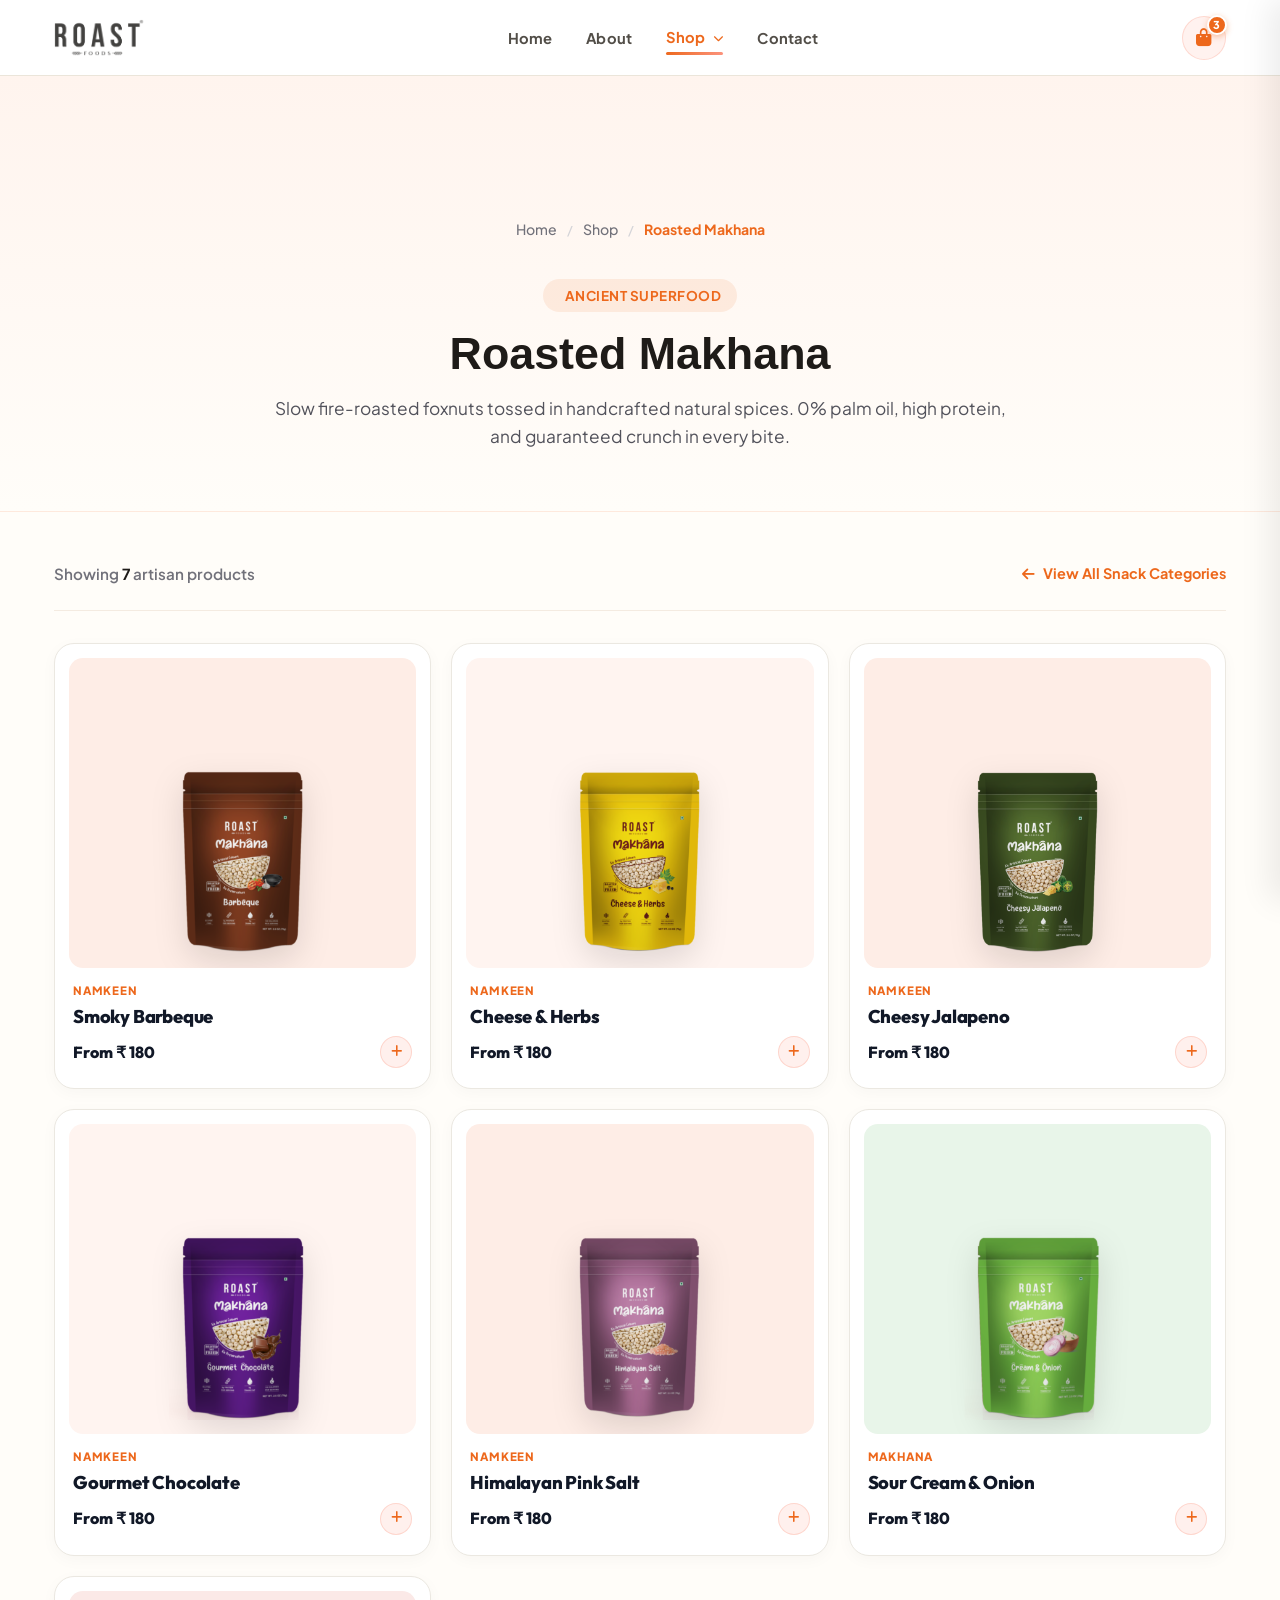
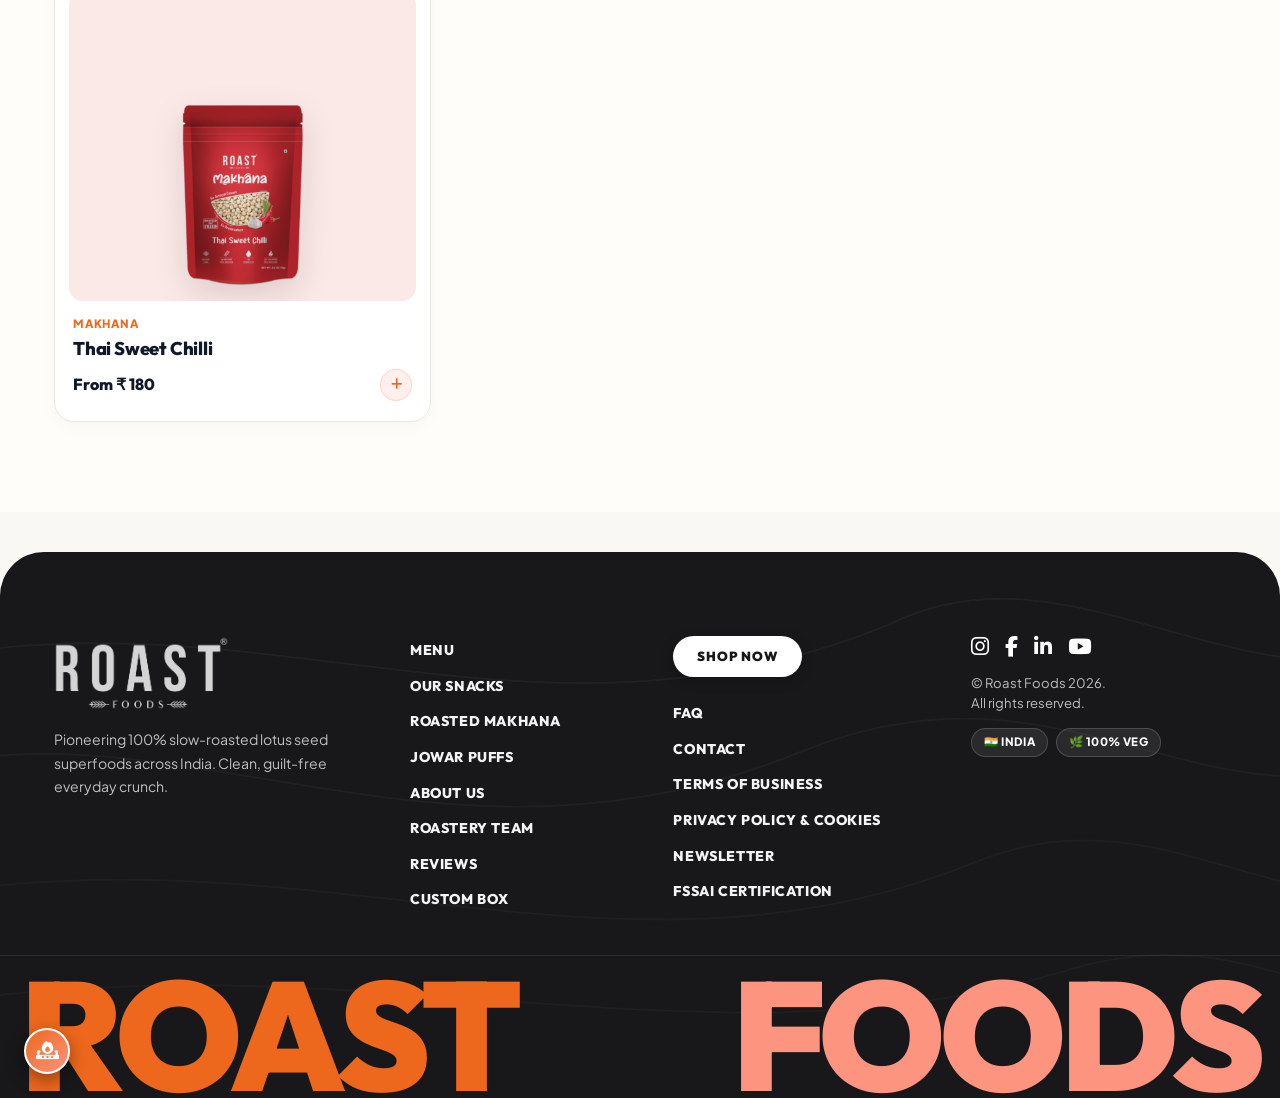
<file: makhana.html>
<!DOCTYPE html>
<html lang="en">

<head>
  <meta charset="UTF-8">
  <meta name="viewport" content="width=device-width, initial-scale=1.0">
  <title>Roasted Makhana - Roast Foods (Roasted, Not Fried)</title>
  <meta name="description" content="Slow fire-roasted foxnuts tossed in handcrafted natural spices. 0% palm oil, high protein, and guaranteed crunch in every bite.">

  <!-- Favicon and App Icons -->
  <link rel="icon" type="image/x-icon" href="media/favicon/favicon.ico">
  <link rel="icon" type="image/png" sizes="32x32" href="media/favicon/favicon-32x32.png">
  <link rel="icon" type="image/png" sizes="16x16" href="media/favicon/favicon-16x16.png">
  <link rel="apple-touch-icon" sizes="180x180" href="media/favicon/apple-icon-180x180.png">
  <link rel="manifest" href="media/favicon/manifest.json">

  <!-- Stylesheets -->
  <link rel="stylesheet" href="media/css/lenis.css">
  <link rel="stylesheet" href="media/css/style.css">
  <link rel="stylesheet" href="media/css/responsive.css">
  <!-- FontAwesome Icons -->
  <link rel="stylesheet" href="https://cdnjs.cloudflare.com/ajax/libs/font-awesome/6.4.0/css/all.min.css">
</head>

<body class="category-page">

  <header class="main-header">
    <div class="container nav-container">
      <a href="index.html" class="brand-logo" id="mainBrandLogo">
        <img src="media/Images/logo.png" alt="Roast Foods — Roasted, Not Fried" class="brand-logo-img">
      </a>

      <ul class="nav-links">
        <li><a href="index.html" class="nav-link">Home</a></li>
        <li><a href="about.html" class="nav-link">About</a></li>
        <li class="nav-dropdown-wrapper">
          <a href="#catalogSection" class="nav-link nav-dropdown-trigger active" id="shopNavDropdownBtn" aria-haspopup="true" aria-expanded="false">
            Shop <i class="fa-solid fa-chevron-down nav-chevron-icon"></i>
          </a>
          <div class="nav-dropdown-menu" id="shopDropdownMenu">
            <a href="makhana.html" class="dropdown-item">Makhana</a>
            <a href="jowar-puff.html" class="dropdown-item">Jowar Puff</a>
            <a href="millet-namkeen.html" class="dropdown-item">Millet Namkeen</a>
            <a href="whole-grain-chips.html" class="dropdown-item">Whole Grain Chips</a>
            <a href="ragi-stix.html" class="dropdown-item">Ragi Stix</a>
            <a href="trial-pack.html" class="dropdown-item">Trial Pack</a>
          </div>
        </li>
        <li><a href="contact.html" class="nav-link">Contact</a></li>
      </ul>

      <div class="nav-actions">
        <button class="btn-icon" data-cart-toggle aria-label="View Cart" id="cartHeaderBtn">
          <i class="fa-solid fa-bag-shopping"></i>
          <span class="cart-count-badge">3</span>
        </button>
        <button class="mobile-toggle" aria-label="Toggle Navigation Menu">
          <i class="fa-solid fa-bars"></i>
        </button>
      </div>
    </div>
  </header>

  <main id="mainContent">
    <!-- Category Hero & Breadcrumbs Section -->
    <section class="category-hero-section">
      <div class="container">
        <!-- Breadcrumbs Navigation -->
        <nav class="category-breadcrumbs-bar" aria-label="Breadcrumb">
          <ol class="breadcrumb-list">
            <li><a href="index.html">Home</a></li>
            <li><span class="bc-sep">/</span></li>
            <li><a href="index.html#catalogSection">Shop</a></li>
            <li><span class="bc-sep">/</span></li>
            <li><span class="bc-active">Roasted Makhana</span></li>
          </ol>
        </nav>

        <div class="category-hero-content">
          <span class="category-pill-badge"><i class="fa-solid fa-sparkles"></i> Ancient Superfood</span>
          <h1 class="category-hero-title">Roasted Makhana</h1>
          <p class="category-hero-desc">Slow fire-roasted foxnuts tossed in handcrafted natural spices. 0% palm oil, high protein, and guaranteed crunch in every bite.</p>
        </div>
      </div>
    </section>

    <!-- Product Showcase Grid Section -->
    <section class="category-products-section">
      <div class="container">
        <!-- Meta summary & back link -->
        <div class="category-meta-bar">
          <span class="category-count-label">Showing <strong>7</strong> artisan products</span>
          <a href="index.html#catalogSection" class="category-back-btn">
            <i class="fa-solid fa-arrow-left"></i> View All Snack Categories
          </a>
        </div>

        <div class="product-grid" id="productGrid">
        <!-- Product 6: Makhana Smoky Barbeque -->
        <div class="product-card snack-interactive-card" data-category="makhana">
          <div class="snack-stage-box" style="--stage-bg: #FEEDE6;">
            <div class="snack-pouch-layer">
              <div class="snack-burst-layer">
                <img src="media/Images/burst_makhana_seeds.png" alt="Bursting Roasted Makhana" class="burst-flock-img" loading="lazy">
                <div class="snack-particles-cloud">
                  <span class="fly-particle fp-1"></span>
                  <span class="fly-particle fp-2"></span>
                  <span class="fly-particle fp-3"></span>
                </div>
              </div>
              <a href="product-detail.html?id=makhana-bbq" class="snack-pouch-link"><img src="media/Images/Product Image/6.png" alt="Makhana Smoky Barbeque" class="snack-pouch-img" loading="lazy"></a>
            </div>
            <button class="stage-quick-pill btn-add-cart" 
                    data-id="makhana-bbq" 
                    data-name="Makhana - Smoky Barbeque" 
                    data-price="180" 
                    data-img="media/Images/Product Image/6.png" 
                    title="Add to Cart">
              <i class="fa-solid fa-plus"></i> Quick Add
            </button>
          </div>
          <div class="snack-details-box">
            <span class="snack-category-tag">NAMKEEN</span>
            <h3 class="snack-item-name"><a href="product-detail.html?id=makhana-bbq" style="color:inherit;text-decoration:none;">Smoky Barbeque</a></h3>
            <div class="snack-price-row">
              <span class="snack-price-val">From ₹ 180</span>
              <button class="snack-add-icon-btn btn-add-cart" 
                      data-id="makhana-bbq" 
                      data-name="Makhana - Smoky Barbeque" 
                      data-price="180" 
                      data-img="media/Images/Product Image/6.png" 
                      title="Add to Cart">
                <i class="fa-solid fa-plus"></i>
              </button>
            </div>
          </div>
        </div>

        <!-- Product 7: Makhana Cheese & Herbs -->
        <div class="product-card snack-interactive-card" data-category="makhana">
          <div class="snack-stage-box" style="--stage-bg: #FFF4F0;">
            <div class="snack-pouch-layer">
              <div class="snack-burst-layer">
                <img src="media/Images/burst_makhana_seeds.png" alt="Bursting Roasted Makhana" class="burst-flock-img" loading="lazy">
                <div class="snack-particles-cloud">
                  <span class="fly-particle fp-1"></span>
                  <span class="fly-particle fp-2"></span>
                  <span class="fly-particle fp-3"></span>
                </div>
              </div>
              <a href="product-detail.html?id=makhana-cheese" class="snack-pouch-link"><img src="media/Images/Product Image/7.png" alt="Makhana Cheese & Herbs" class="snack-pouch-img" loading="lazy"></a>
            </div>
            <button class="stage-quick-pill btn-add-cart" 
                    data-id="makhana-cheese" 
                    data-name="Makhana - Cheese & Herbs" 
                    data-price="180" 
                    data-img="media/Images/Product Image/7.png" 
                    title="Add to Cart">
              <i class="fa-solid fa-plus"></i> Quick Add
            </button>
          </div>
          <div class="snack-details-box">
            <span class="snack-category-tag">NAMKEEN</span>
            <h3 class="snack-item-name"><a href="product-detail.html?id=makhana-cheese" style="color:inherit;text-decoration:none;">Cheese &amp; Herbs</a></h3>
            <div class="snack-price-row">
              <span class="snack-price-val">From ₹ 180</span>
              <button class="snack-add-icon-btn btn-add-cart" 
                      data-id="makhana-cheese" 
                      data-name="Makhana - Cheese & Herbs" 
                      data-price="180" 
                      data-img="media/Images/Product Image/7.png" 
                      title="Add to Cart">
                <i class="fa-solid fa-plus"></i>
              </button>
            </div>
          </div>
        </div>

        <!-- Product 8: Makhana Cheesy Jalapeno -->
        <div class="product-card snack-interactive-card" data-category="makhana">
          <div class="snack-stage-box" style="--stage-bg: #FEEDE6;">
            <div class="snack-pouch-layer">
              <div class="snack-burst-layer">
                <img src="media/Images/burst_makhana_seeds.png" alt="Bursting Roasted Makhana" class="burst-flock-img" loading="lazy">
                <div class="snack-particles-cloud">
                  <span class="fly-particle fp-1"></span>
                  <span class="fly-particle fp-2"></span>
                  <span class="fly-particle fp-3"></span>
                </div>
              </div>
              <a href="product-detail.html?id=makhana-jalapeno" class="snack-pouch-link"><img src="media/Images/Product Image/8.png" alt="Makhana Cheesy Jalapeno" class="snack-pouch-img" loading="lazy"></a>
            </div>
            <button class="stage-quick-pill btn-add-cart" 
                    data-id="makhana-jalapeno" 
                    data-name="Makhana - Cheesy Jalapeno" 
                    data-price="180" 
                    data-img="media/Images/Product Image/8.png" 
                    title="Add to Cart">
              <i class="fa-solid fa-plus"></i> Quick Add
            </button>
          </div>
          <div class="snack-details-box">
            <span class="snack-category-tag">NAMKEEN</span>
            <h3 class="snack-item-name"><a href="product-detail.html?id=makhana-jalapeno" style="color:inherit;text-decoration:none;">Cheesy Jalapeno</a></h3>
            <div class="snack-price-row">
              <span class="snack-price-val">From ₹ 180</span>
              <button class="snack-add-icon-btn btn-add-cart" 
                      data-id="makhana-jalapeno" 
                      data-name="Makhana - Cheesy Jalapeno" 
                      data-price="180" 
                      data-img="media/Images/Product Image/8.png" 
                      title="Add to Cart">
                <i class="fa-solid fa-plus"></i>
              </button>
            </div>
          </div>
        </div>

        <!-- Product 9: Makhana Gourmet Chocolate -->
        <div class="product-card snack-interactive-card" data-category="makhana">
          <div class="snack-stage-box" style="--stage-bg: #FFF4F0;">
            <div class="snack-pouch-layer">
              <div class="snack-burst-layer">
                <img src="media/Images/burst_makhana_seeds.png" alt="Bursting Roasted Makhana" class="burst-flock-img" loading="lazy">
                <div class="snack-particles-cloud">
                  <span class="fly-particle fp-1"></span>
                  <span class="fly-particle fp-2"></span>
                  <span class="fly-particle fp-3"></span>
                </div>
              </div>
              <a href="product-detail.html?id=makhana-chocolate" class="snack-pouch-link"><img src="media/Images/Product Image/9.png" alt="Makhana Gourmet Chocolate" class="snack-pouch-img" loading="lazy"></a>
            </div>
            <button class="stage-quick-pill btn-add-cart" 
                    data-id="makhana-chocolate" 
                    data-name="Makhana - Gourmet Chocolate" 
                    data-price="180" 
                    data-img="media/Images/Product Image/9.png" 
                    title="Add to Cart">
              <i class="fa-solid fa-plus"></i> Quick Add
            </button>
          </div>
          <div class="snack-details-box">
            <span class="snack-category-tag">NAMKEEN</span>
            <h3 class="snack-item-name"><a href="product-detail.html?id=makhana-chocolate" style="color:inherit;text-decoration:none;">Gourmet Chocolate</a></h3>
            <div class="snack-price-row">
              <span class="snack-price-val">From ₹ 180</span>
              <button class="snack-add-icon-btn btn-add-cart" 
                      data-id="makhana-chocolate" 
                      data-name="Makhana - Gourmet Chocolate" 
                      data-price="180" 
                      data-img="media/Images/Product Image/9.png" 
                      title="Add to Cart">
                <i class="fa-solid fa-plus"></i>
              </button>
            </div>
          </div>
        </div>

        <!-- Product 10: Makhana Himalayan Pink Salt -->
        <div class="product-card snack-interactive-card" data-category="makhana">
          <div class="snack-stage-box" style="--stage-bg: #FEEDE6;">
            <div class="snack-pouch-layer">
              <div class="snack-burst-layer">
                <img src="media/Images/burst_makhana_seeds.png" alt="Bursting Roasted Makhana" class="burst-flock-img" loading="lazy">
                <div class="snack-particles-cloud">
                  <span class="fly-particle fp-1"></span>
                  <span class="fly-particle fp-2"></span>
                  <span class="fly-particle fp-3"></span>
                </div>
              </div>
              <a href="product-detail.html?id=makhana-salt" class="snack-pouch-link"><img src="media/Images/Product Image/10.png" alt="Makhana Himalayan Pink Salt" class="snack-pouch-img" loading="lazy"></a>
            </div>
            <button class="stage-quick-pill btn-add-cart" 
                    data-id="makhana-salt" 
                    data-name="Makhana - Himalayan Pink Salt" 
                    data-price="180" 
                    data-img="media/Images/Product Image/10.png" 
                    title="Add to Cart">
              <i class="fa-solid fa-plus"></i> Quick Add
            </button>
          </div>
          <div class="snack-details-box">
            <span class="snack-category-tag">NAMKEEN</span>
            <h3 class="snack-item-name"><a href="product-detail.html?id=makhana-salt" style="color:inherit;text-decoration:none;">Himalayan Pink Salt</a></h3>
            <div class="snack-price-row">
              <span class="snack-price-val">From ₹ 180</span>
              <button class="snack-add-icon-btn btn-add-cart" 
                      data-id="makhana-salt" 
                      data-name="Makhana - Himalayan Pink Salt" 
                      data-price="180" 
                      data-img="media/Images/Product Image/10.png" 
                      title="Add to Cart">
                <i class="fa-solid fa-plus"></i>
              </button>
            </div>
          </div>
        </div>

        <!-- Product 18: Makhana Sour Cream & Onion -->
        <div class="product-card snack-interactive-card" data-category="makhana">
          <div class="snack-stage-box" style="--stage-bg: #E8F5E9;">
            <div class="snack-pouch-layer">
              <div class="snack-burst-layer">
                <img src="media/Images/burst_makhana_seeds.png" alt="Bursting Roasted Makhana" class="burst-flock-img" loading="lazy">
                <div class="snack-particles-cloud">
                  <span class="fly-particle fp-1"></span>
                  <span class="fly-particle fp-2"></span>
                  <span class="fly-particle fp-3"></span>
                </div>
              </div>
              <a href="product-detail.html?id=makhana-sour-cream" class="snack-pouch-link"><img src="media/Images/Product Image/makhana_sour_cream.png" alt="Makhana Sour Cream & Onion" class="snack-pouch-img" loading="lazy"></a>
            </div>
            <button class="stage-quick-pill btn-add-cart" 
                    data-id="makhana-sour-cream" 
                    data-name="Makhana - Sour Cream & Onion" 
                    data-price="180" 
                    data-img="media/Images/Product Image/makhana_sour_cream.png" 
                    title="Add to Cart">
              <i class="fa-solid fa-plus"></i> Quick Add
            </button>
          </div>
          <div class="snack-details-box">
            <span class="snack-category-tag">MAKHANA</span>
            <h3 class="snack-item-name"><a href="product-detail.html?id=makhana-sour-cream" style="color:inherit;text-decoration:none;">Sour Cream &amp; Onion</a></h3>
            <div class="snack-price-row">
              <span class="snack-price-val">From ₹ 180</span>
              <button class="snack-add-icon-btn btn-add-cart" 
                      data-id="makhana-sour-cream" 
                      data-name="Makhana - Sour Cream & Onion" 
                      data-price="180" 
                      data-img="media/Images/Product Image/makhana_sour_cream.png" 
                      title="Add to Cart">
                <i class="fa-solid fa-plus"></i>
              </button>
            </div>
          </div>
        </div>

        <!-- Product 19: Makhana Thai Sweet Chilli -->
        <div class="product-card snack-interactive-card" data-category="makhana">
          <div class="snack-stage-box" style="--stage-bg: #FBE9E7;">
            <div class="snack-pouch-layer">
              <div class="snack-burst-layer">
                <img src="media/Images/burst_makhana_seeds.png" alt="Bursting Roasted Makhana" class="burst-flock-img" loading="lazy">
                <div class="snack-particles-cloud">
                  <span class="fly-particle fp-1"></span>
                  <span class="fly-particle fp-2"></span>
                  <span class="fly-particle fp-3"></span>
                </div>
              </div>
              <a href="product-detail.html?id=makhana-thai-chilli" class="snack-pouch-link"><img src="media/Images/Product Image/makhana_sweet_chilli.png" alt="Makhana Thai Sweet Chilli" class="snack-pouch-img" loading="lazy"></a>
            </div>
            <button class="stage-quick-pill btn-add-cart" 
                    data-id="makhana-thai-chilli" 
                    data-name="Makhana - Thai Sweet Chilli" 
                    data-price="180" 
                    data-img="media/Images/Product Image/makhana_sweet_chilli.png" 
                    title="Add to Cart">
              <i class="fa-solid fa-plus"></i> Quick Add
            </button>
          </div>
          <div class="snack-details-box">
            <span class="snack-category-tag">MAKHANA</span>
            <h3 class="snack-item-name"><a href="product-detail.html?id=makhana-thai-chilli" style="color:inherit;text-decoration:none;">Thai Sweet Chilli</a></h3>
            <div class="snack-price-row">
              <span class="snack-price-val">From ₹ 180</span>
              <button class="snack-add-icon-btn btn-add-cart" 
                      data-id="makhana-thai-chilli" 
                      data-name="Makhana - Thai Sweet Chilli" 
                      data-price="180" 
                      data-img="media/Images/Product Image/makhana_sweet_chilli.png" 
                      title="Add to Cart">
                <i class="fa-solid fa-plus"></i>
              </button>
            </div>
          </div>
        </div>
        </div>
      </div>
    </section>
  </main>

  <footer class="burrito-footer" id="mainFooter">
    <!-- SVG Topographic Contour Lines Overlay -->
    <div class="burrito-contour-lines" aria-hidden="true">
      <svg viewBox="0 0 1440 600" fill="none" xmlns="http://www.w3.org/2000/svg" preserveAspectRatio="none">
        <path d="M-100 120 C 300 40, 600 240, 1000 80 C 1200 -20, 1400 180, 1600 100" stroke="rgba(255,255,255,0.07)" stroke-width="2" />
        <path d="M-100 240 C 200 160, 500 380, 900 220 C 1200 100, 1350 320, 1600 220" stroke="rgba(255,255,255,0.06)" stroke-width="2" />
        <path d="M-100 380 C 350 300, 700 500, 1100 340 C 1300 260, 1450 420, 1600 360" stroke="rgba(255,255,255,0.05)" stroke-width="2" />
        <path d="M-100 500 C 400 420, 800 580, 1200 460 C 1400 400, 1500 520, 1600 480" stroke="rgba(255,255,255,0.05)" stroke-width="2" />
      </svg>
    </div>

    <div class="burrito-footer-inner">
      <div class="container">

        <!-- Upper Editorial Grid -->
        <div class="burrito-top-grid">

          <!-- Left Column: Brand Logo & Tagline -->
          <div class="burrito-col-brand">
            <a href="#" class="burrito-logo-link">
              <img src="media/Images/logo.png" alt="Roast Foods" class="burrito-logo-img">
            </a>
            <p class="burrito-brand-desc">
              Pioneering 100% slow-roasted lotus seed superfoods across India. Clean, guilt-free everyday crunch.
            </p>
          </div>

          <!-- Nav Column 1: Menu & Story -->
          <div class="burrito-col-nav">
            <ul class="burrito-nav-links">
              <li><a href="#catalogSection">MENU</a></li>
              <li><a href="#catalogSection">OUR SNACKS</a></li>
              <li><a href="#catalogSection">ROASTED MAKHANA</a></li>
              <li><a href="#catalogSection">JOWAR PUFFS</a></li>
              <li><a href="#storySection">ABOUT US</a></li>
              <li><a href="#storySection">ROASTERY TEAM</a></li>
              <li><a href="#reviewsSection">REVIEWS</a></li>
              <li><a href="#catalogSection">CUSTOM BOX</a></li>
            </ul>
          </div>

          <!-- Nav Column 2: Legal & Pill CTA -->
          <div class="burrito-col-nav">
            <a href="#catalogSection" class="burrito-pill-cta">SHOP NOW</a>
            <ul class="burrito-nav-links">
              <li><a href="#">FAQ</a></li>
              <li><a href="mailto:care@roastfoods.com">CONTACT</a></li>
              <li><a href="#">TERMS OF BUSINESS</a></li>
              <li><a href="#">PRIVACY POLICY &amp; COOKIES</a></li>
              <li><a href="#">NEWSLETTER</a></li>
              <li><a href="#">FSSAI CERTIFICATION</a></li>
            </ul>
          </div>

          <!-- Column 3: Social & Country Badges -->
          <div class="burrito-col-social">
            <div class="burrito-social-icons">
              <a href="#" aria-label="Instagram"><i class="fa-brands fa-instagram"></i></a>
              <a href="#" aria-label="Facebook"><i class="fa-brands fa-facebook-f"></i></a>
              <a href="#" aria-label="LinkedIn"><i class="fa-brands fa-linkedin-in"></i></a>
              <a href="#" aria-label="YouTube"><i class="fa-brands fa-youtube"></i></a>
            </div>
            <p class="burrito-copyright">
              &copy; Roast Foods 2026.<br>All rights reserved.
            </p>
            <div class="burrito-badges-row">
              <span class="burrito-flag-pill" title="Made in India">🇮🇳 INDIA</span>
              <span class="burrito-flag-pill" title="100% Vegetarian">🌿 100% VEG</span>
            </div>
          </div>

        </div>

      </div>

      <!-- Giant Edge-to-Edge Typography Banner (Burrito Madre Style) -->
      <div class="burrito-giant-brand-wrap">
        <h1 class="burrito-giant-brand">
          <span class="giant-word-orange">ROAST</span>
          <span class="giant-word-red">FOODS</span>
        </h1>
        <!-- Floating Stamp Sticker (Bottom Left) -->
        <div class="burrito-floating-sticker" title="100% Air Roasted">
          <i class="fa-solid fa-fire-burner"></i>
        </div>
      </div>

    </div>
  </footer>

  <div class="cart-drawer-backdrop" id="cartBackdrop"></div>
  <div class="cart-drawer" id="cartDrawer" data-lenis-prevent>
    <div class="cart-header">
      <h3>Your Snack Box (<span class="cart-count-badge" style="position:static; display:inline-flex;">2</span>)</h3>
      <button id="closeCartBtn" style="color: var(--text-primary); font-size: 1.3rem; padding: 4px 8px;">✕</button>
    </div>
    <div class="cart-items-body" id="cartItemsList" data-lenis-prevent>
      <!-- Injected by JS -->
    </div>
    <div class="cart-footer">
      <div
        style="background: rgba(252, 148, 127, 0.12); border: 1px dashed #fc947f; padding: 10px; border-radius: 8px; margin-bottom: 16px; font-size: 0.84rem; color: #ed681c; text-align: center; font-weight: 700;">
        🎉 You unlocked <strong>FREE Standard Shipping</strong>!
      </div>
      <div class="cart-subtotal-row">
        <span>Subtotal:</span>
        <span id="cartSubtotal" style="color: #ed681c;">₹278</span>
      </div>
      <button class="btn-primary" style="width: 100%; justify-content: center;"
        onclick="alert('Proceeding to secure checkout! Thank you for choosing Roast Foods.')">
        <span>Proceed to Checkout</span>
        <i class="fa-solid fa-lock"></i>
      </button>
    </div>
  </div>

  <!-- ==========================================================================
       AUTHENTIC ROAST FOODS FOOTER (MATCHING ORIGINAL DESIGN PHOTO)
       Clean Minimalist Layout: Logo + Quick Links + Important Links
       ========================================================================== -->
  <!-- ==========================================================================
       BESPOKE ROAST FOODS FOOTER (PURE ROASTED MAKHANA BACKDROP)
       Editorial Floating Glass Pavilion with High-Craft Brand Details
       ========================================================================== -->
  <!-- ==========================================================================
       DARK CHOCOLATE LUXURY FOOTER (ROAST FOODS ARTISAN THEME)
       Deep Cocoa & Caramel Gold Palette with Pure Roasted Makhana Texture
       ========================================================================== -->
  <!-- ==========================================================================
       BURRITO MADRE INSPIRED SHOWSTOPPER FOOTER
       Deep Forest Green, Organic Contours, Crisp Editorial Links & Giant Brand Typography
       ========================================================================== -->

  <div class="promo-modal-backdrop" id="promoDetailsModal" aria-hidden="true">
    <div class="promo-modal-dialog" role="dialog" aria-modal="true" aria-labelledby="promoModalTitle">
      <button type="button" class="promo-modal-close" id="promoModalCloseBtn" aria-label="Close details popup">
        <i class="fa-solid fa-xmark"></i>
      </button>

      <div class="promo-modal-content" id="promoModalDynamicContent">
        <!-- Injected via JavaScript dynamically based on button clicked -->
      </div>
    </div>
  </div>

  <!-- Lenis Smooth Scroll Engine -->
  <script src="media/js/lenis.min.js"></script>
  <script src="media/js/app.js"></script>
</body>

</html>
</file>
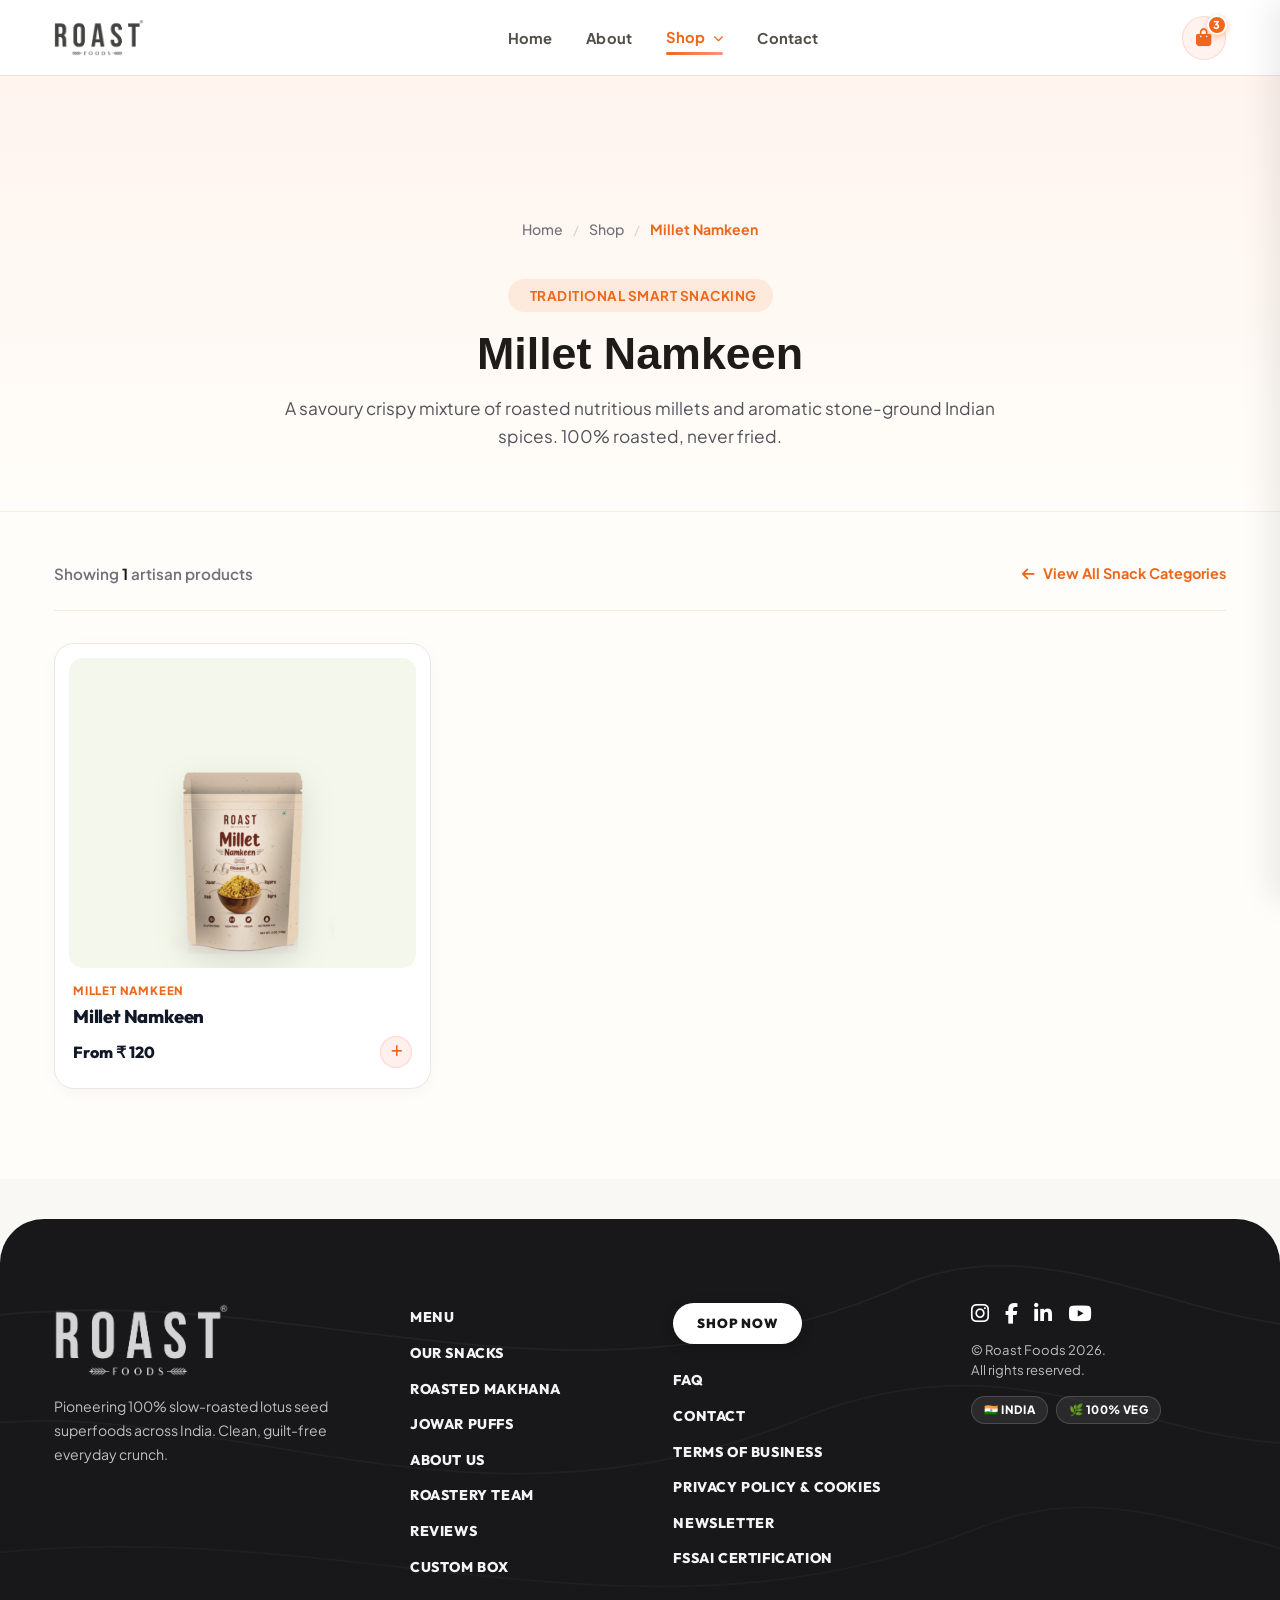
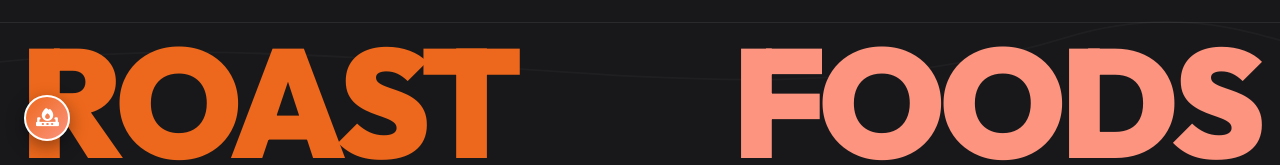
<file: millet-namkeen.html>
<!DOCTYPE html>
<html lang="en">

<head>
  <meta charset="UTF-8">
  <meta name="viewport" content="width=device-width, initial-scale=1.0">
  <title>Millet Namkeen - Roast Foods (Roasted, Not Fried)</title>
  <meta name="description" content="A savoury crispy mixture of roasted nutritious millets and aromatic stone-ground Indian spices. 100% roasted, never fried.">

  <!-- Favicon and App Icons -->
  <link rel="icon" type="image/x-icon" href="media/favicon/favicon.ico">
  <link rel="icon" type="image/png" sizes="32x32" href="media/favicon/favicon-32x32.png">
  <link rel="icon" type="image/png" sizes="16x16" href="media/favicon/favicon-16x16.png">
  <link rel="apple-touch-icon" sizes="180x180" href="media/favicon/apple-icon-180x180.png">
  <link rel="manifest" href="media/favicon/manifest.json">

  <!-- Stylesheets -->
  <link rel="stylesheet" href="media/css/lenis.css">
  <link rel="stylesheet" href="media/css/style.css">
  <link rel="stylesheet" href="media/css/responsive.css">
  <!-- FontAwesome Icons -->
  <link rel="stylesheet" href="https://cdnjs.cloudflare.com/ajax/libs/font-awesome/6.4.0/css/all.min.css">
</head>

<body class="category-page">

  <header class="main-header">
    <div class="container nav-container">
      <a href="index.html" class="brand-logo" id="mainBrandLogo">
        <img src="media/Images/logo.png" alt="Roast Foods — Roasted, Not Fried" class="brand-logo-img">
      </a>

      <ul class="nav-links">
        <li><a href="index.html" class="nav-link">Home</a></li>
        <li><a href="about.html" class="nav-link">About</a></li>
        <li class="nav-dropdown-wrapper">
          <a href="#catalogSection" class="nav-link nav-dropdown-trigger active" id="shopNavDropdownBtn" aria-haspopup="true" aria-expanded="false">
            Shop <i class="fa-solid fa-chevron-down nav-chevron-icon"></i>
          </a>
          <div class="nav-dropdown-menu" id="shopDropdownMenu">
            <a href="makhana.html" class="dropdown-item">Makhana</a>
            <a href="jowar-puff.html" class="dropdown-item">Jowar Puff</a>
            <a href="millet-namkeen.html" class="dropdown-item">Millet Namkeen</a>
            <a href="whole-grain-chips.html" class="dropdown-item">Whole Grain Chips</a>
            <a href="ragi-stix.html" class="dropdown-item">Ragi Stix</a>
            <a href="trial-pack.html" class="dropdown-item">Trial Pack</a>
          </div>
        </li>
        <li><a href="contact.html" class="nav-link">Contact</a></li>
      </ul>

      <div class="nav-actions">
        <button class="btn-icon" data-cart-toggle aria-label="View Cart" id="cartHeaderBtn">
          <i class="fa-solid fa-bag-shopping"></i>
          <span class="cart-count-badge">3</span>
        </button>
        <button class="mobile-toggle" aria-label="Toggle Navigation Menu">
          <i class="fa-solid fa-bars"></i>
        </button>
      </div>
    </div>
  </header>

  <main id="mainContent">
    <!-- Category Hero & Breadcrumbs Section -->
    <section class="category-hero-section">
      <div class="container">
        <!-- Breadcrumbs Navigation -->
        <nav class="category-breadcrumbs-bar" aria-label="Breadcrumb">
          <ol class="breadcrumb-list">
            <li><a href="index.html">Home</a></li>
            <li><span class="bc-sep">/</span></li>
            <li><a href="index.html#catalogSection">Shop</a></li>
            <li><span class="bc-sep">/</span></li>
            <li><span class="bc-active">Millet Namkeen</span></li>
          </ol>
        </nav>

        <div class="category-hero-content">
          <span class="category-pill-badge"><i class="fa-solid fa-sparkles"></i> Traditional Smart Snacking</span>
          <h1 class="category-hero-title">Millet Namkeen</h1>
          <p class="category-hero-desc">A savoury crispy mixture of roasted nutritious millets and aromatic stone-ground Indian spices. 100% roasted, never fried.</p>
        </div>
      </div>
    </section>

    <!-- Product Showcase Grid Section -->
    <section class="category-products-section">
      <div class="container">
        <!-- Meta summary & back link -->
        <div class="category-meta-bar">
          <span class="category-count-label">Showing <strong>1</strong> artisan products</span>
          <a href="index.html#catalogSection" class="category-back-btn">
            <i class="fa-solid fa-arrow-left"></i> View All Snack Categories
          </a>
        </div>

        <div class="product-grid" id="productGrid">
        <!-- Product 11: Millet Namkeen Standy Pouch -->
        <div class="product-card snack-interactive-card" data-category="millet">
          <div class="snack-stage-box" style="--stage-bg: #F4F8EC;">
            <div class="snack-pouch-layer">
              <div class="snack-burst-layer">
                <img src="media/Images/burst_jowar_puffs.png" alt="Bursting Millet Namkeen" class="burst-flock-img" loading="lazy">
                <div class="snack-particles-cloud">
                  <span class="fly-particle fp-1"></span>
                  <span class="fly-particle fp-2"></span>
                  <span class="fly-particle fp-3"></span>
                </div>
              </div>
              <a href="product-detail.html?id=millet-namkeen" class="snack-pouch-link"><img src="media/Images/Product Image/millet_namkeen.png" alt="Roasted Millet Namkeen Mixture" class="snack-pouch-img" loading="lazy"></a>
            </div>
            <button class="stage-quick-pill btn-add-cart" 
                    data-id="millet-namkeen" 
                    data-name="Roasted Millet Namkeen" 
                    data-price="120" 
                    data-img="media/Images/Product Image/millet_namkeen.png" 
                    title="Add to Cart">
              <i class="fa-solid fa-plus"></i> Quick Add
            </button>
          </div>
          <div class="snack-details-box">
            <span class="snack-category-tag">MILLET NAMKEEN</span>
            <h3 class="snack-item-name"><a href="product-detail.html?id=millet-namkeen" style="color:inherit;text-decoration:none;">Millet Namkeen</a></h3>
            <div class="snack-price-row">
              <span class="snack-price-val">From ₹ 120</span>
              <button class="snack-add-icon-btn btn-add-cart" 
                      data-id="millet-namkeen" 
                      data-name="Roasted Millet Namkeen" 
                      data-price="120" 
                      data-img="media/Images/Product Image/millet_namkeen.png" 
                      title="Add to Cart">
                <i class="fa-solid fa-plus"></i>
              </button>
            </div>
          </div>
        </div>
        </div>
      </div>
    </section>
  </main>

  <footer class="burrito-footer" id="mainFooter">
    <!-- SVG Topographic Contour Lines Overlay -->
    <div class="burrito-contour-lines" aria-hidden="true">
      <svg viewBox="0 0 1440 600" fill="none" xmlns="http://www.w3.org/2000/svg" preserveAspectRatio="none">
        <path d="M-100 120 C 300 40, 600 240, 1000 80 C 1200 -20, 1400 180, 1600 100" stroke="rgba(255,255,255,0.07)" stroke-width="2" />
        <path d="M-100 240 C 200 160, 500 380, 900 220 C 1200 100, 1350 320, 1600 220" stroke="rgba(255,255,255,0.06)" stroke-width="2" />
        <path d="M-100 380 C 350 300, 700 500, 1100 340 C 1300 260, 1450 420, 1600 360" stroke="rgba(255,255,255,0.05)" stroke-width="2" />
        <path d="M-100 500 C 400 420, 800 580, 1200 460 C 1400 400, 1500 520, 1600 480" stroke="rgba(255,255,255,0.05)" stroke-width="2" />
      </svg>
    </div>

    <div class="burrito-footer-inner">
      <div class="container">

        <!-- Upper Editorial Grid -->
        <div class="burrito-top-grid">

          <!-- Left Column: Brand Logo & Tagline -->
          <div class="burrito-col-brand">
            <a href="#" class="burrito-logo-link">
              <img src="media/Images/logo.png" alt="Roast Foods" class="burrito-logo-img">
            </a>
            <p class="burrito-brand-desc">
              Pioneering 100% slow-roasted lotus seed superfoods across India. Clean, guilt-free everyday crunch.
            </p>
          </div>

          <!-- Nav Column 1: Menu & Story -->
          <div class="burrito-col-nav">
            <ul class="burrito-nav-links">
              <li><a href="#catalogSection">MENU</a></li>
              <li><a href="#catalogSection">OUR SNACKS</a></li>
              <li><a href="#catalogSection">ROASTED MAKHANA</a></li>
              <li><a href="#catalogSection">JOWAR PUFFS</a></li>
              <li><a href="#storySection">ABOUT US</a></li>
              <li><a href="#storySection">ROASTERY TEAM</a></li>
              <li><a href="#reviewsSection">REVIEWS</a></li>
              <li><a href="#catalogSection">CUSTOM BOX</a></li>
            </ul>
          </div>

          <!-- Nav Column 2: Legal & Pill CTA -->
          <div class="burrito-col-nav">
            <a href="#catalogSection" class="burrito-pill-cta">SHOP NOW</a>
            <ul class="burrito-nav-links">
              <li><a href="#">FAQ</a></li>
              <li><a href="mailto:care@roastfoods.com">CONTACT</a></li>
              <li><a href="#">TERMS OF BUSINESS</a></li>
              <li><a href="#">PRIVACY POLICY &amp; COOKIES</a></li>
              <li><a href="#">NEWSLETTER</a></li>
              <li><a href="#">FSSAI CERTIFICATION</a></li>
            </ul>
          </div>

          <!-- Column 3: Social & Country Badges -->
          <div class="burrito-col-social">
            <div class="burrito-social-icons">
              <a href="#" aria-label="Instagram"><i class="fa-brands fa-instagram"></i></a>
              <a href="#" aria-label="Facebook"><i class="fa-brands fa-facebook-f"></i></a>
              <a href="#" aria-label="LinkedIn"><i class="fa-brands fa-linkedin-in"></i></a>
              <a href="#" aria-label="YouTube"><i class="fa-brands fa-youtube"></i></a>
            </div>
            <p class="burrito-copyright">
              &copy; Roast Foods 2026.<br>All rights reserved.
            </p>
            <div class="burrito-badges-row">
              <span class="burrito-flag-pill" title="Made in India">🇮🇳 INDIA</span>
              <span class="burrito-flag-pill" title="100% Vegetarian">🌿 100% VEG</span>
            </div>
          </div>

        </div>

      </div>

      <!-- Giant Edge-to-Edge Typography Banner (Burrito Madre Style) -->
      <div class="burrito-giant-brand-wrap">
        <h1 class="burrito-giant-brand">
          <span class="giant-word-orange">ROAST</span>
          <span class="giant-word-red">FOODS</span>
        </h1>
        <!-- Floating Stamp Sticker (Bottom Left) -->
        <div class="burrito-floating-sticker" title="100% Air Roasted">
          <i class="fa-solid fa-fire-burner"></i>
        </div>
      </div>

    </div>
  </footer>

  <div class="cart-drawer-backdrop" id="cartBackdrop"></div>
  <div class="cart-drawer" id="cartDrawer" data-lenis-prevent>
    <div class="cart-header">
      <h3>Your Snack Box (<span class="cart-count-badge" style="position:static; display:inline-flex;">2</span>)</h3>
      <button id="closeCartBtn" style="color: var(--text-primary); font-size: 1.3rem; padding: 4px 8px;">✕</button>
    </div>
    <div class="cart-items-body" id="cartItemsList" data-lenis-prevent>
      <!-- Injected by JS -->
    </div>
    <div class="cart-footer">
      <div
        style="background: rgba(252, 148, 127, 0.12); border: 1px dashed #fc947f; padding: 10px; border-radius: 8px; margin-bottom: 16px; font-size: 0.84rem; color: #ed681c; text-align: center; font-weight: 700;">
        🎉 You unlocked <strong>FREE Standard Shipping</strong>!
      </div>
      <div class="cart-subtotal-row">
        <span>Subtotal:</span>
        <span id="cartSubtotal" style="color: #ed681c;">₹278</span>
      </div>
      <button class="btn-primary" style="width: 100%; justify-content: center;"
        onclick="alert('Proceeding to secure checkout! Thank you for choosing Roast Foods.')">
        <span>Proceed to Checkout</span>
        <i class="fa-solid fa-lock"></i>
      </button>
    </div>
  </div>

  <!-- ==========================================================================
       AUTHENTIC ROAST FOODS FOOTER (MATCHING ORIGINAL DESIGN PHOTO)
       Clean Minimalist Layout: Logo + Quick Links + Important Links
       ========================================================================== -->
  <!-- ==========================================================================
       BESPOKE ROAST FOODS FOOTER (PURE ROASTED MAKHANA BACKDROP)
       Editorial Floating Glass Pavilion with High-Craft Brand Details
       ========================================================================== -->
  <!-- ==========================================================================
       DARK CHOCOLATE LUXURY FOOTER (ROAST FOODS ARTISAN THEME)
       Deep Cocoa & Caramel Gold Palette with Pure Roasted Makhana Texture
       ========================================================================== -->
  <!-- ==========================================================================
       BURRITO MADRE INSPIRED SHOWSTOPPER FOOTER
       Deep Forest Green, Organic Contours, Crisp Editorial Links & Giant Brand Typography
       ========================================================================== -->

  <div class="promo-modal-backdrop" id="promoDetailsModal" aria-hidden="true">
    <div class="promo-modal-dialog" role="dialog" aria-modal="true" aria-labelledby="promoModalTitle">
      <button type="button" class="promo-modal-close" id="promoModalCloseBtn" aria-label="Close details popup">
        <i class="fa-solid fa-xmark"></i>
      </button>

      <div class="promo-modal-content" id="promoModalDynamicContent">
        <!-- Injected via JavaScript dynamically based on button clicked -->
      </div>
    </div>
  </div>

  <!-- Lenis Smooth Scroll Engine -->
  <script src="media/js/lenis.min.js"></script>
  <script src="media/js/app.js"></script>
</body>

</html>
</file>
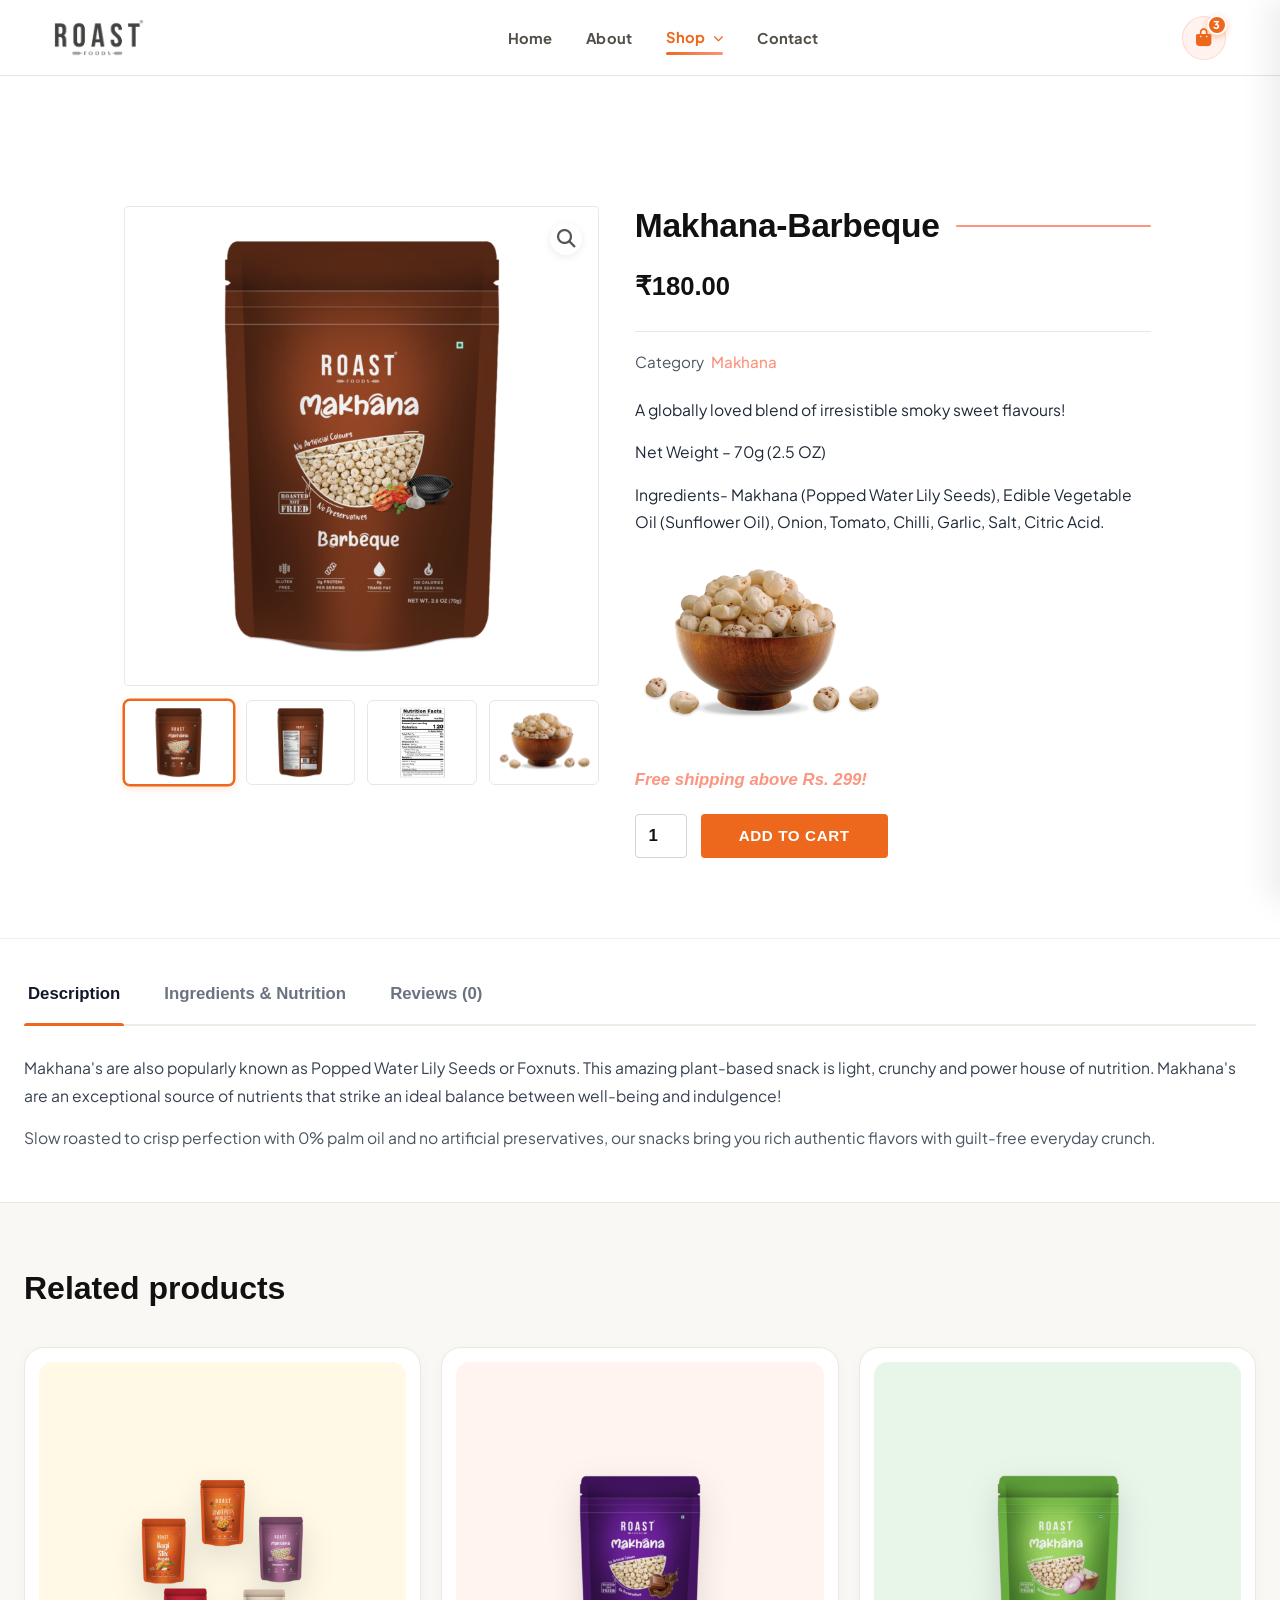
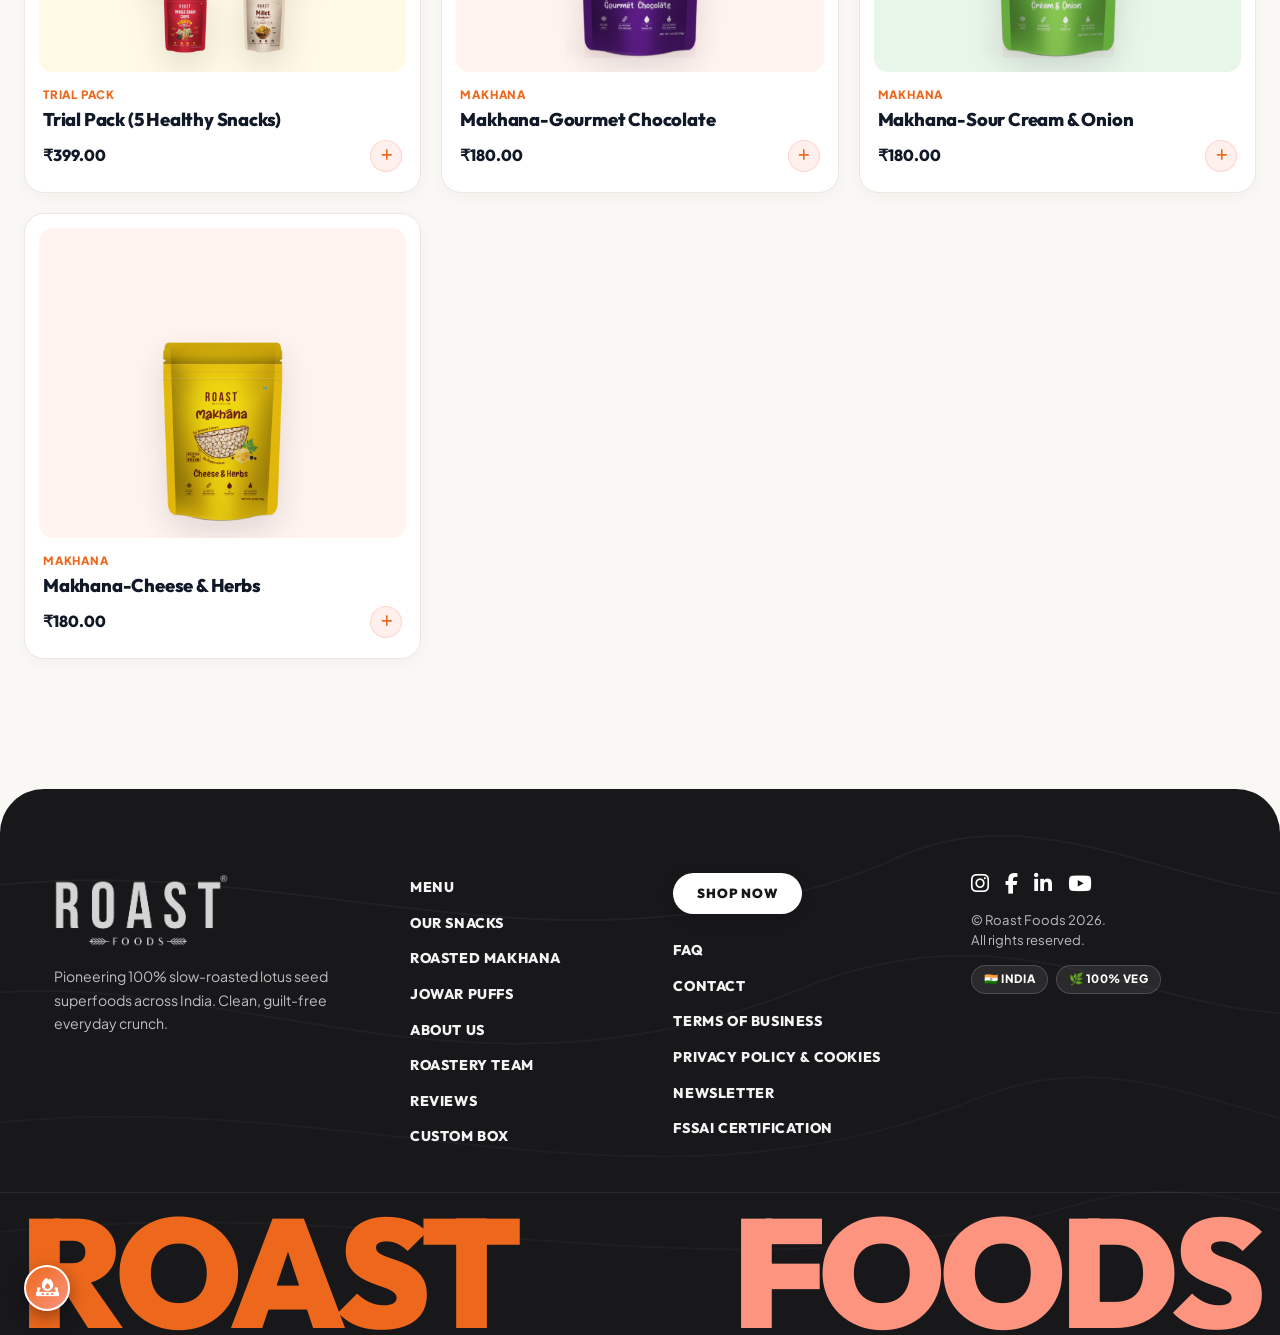
<file: product-detail.html>
<!DOCTYPE html>
<html lang="en">

<head>
  <meta charset="UTF-8">
  <meta name="viewport" content="width=device-width, initial-scale=1.0">
  <title id="pageTitle">Product Details - Roast Foods (Roasted, Not Fried)</title>
  <meta name="description" id="pageMetaDesc" content="Artisan roasted healthy superfood snacks made from ancient grains. 0% palm oil, high protein, and maximum crunch.">

  <!-- Favicon and App Icons -->
  <link rel="icon" type="image/x-icon" href="media/favicon/favicon.ico">
  <link rel="icon" type="image/png" sizes="32x32" href="media/favicon/favicon-32x32.png">
  <link rel="icon" type="image/png" sizes="16x16" href="media/favicon/favicon-16x16.png">
  <link rel="apple-touch-icon" sizes="180x180" href="media/favicon/apple-icon-180x180.png">
  <link rel="manifest" href="media/favicon/manifest.json">

  <!-- Stylesheets -->
  <link rel="stylesheet" href="media/css/lenis.css">
  <link rel="stylesheet" href="media/css/style.css">
  <link rel="stylesheet" href="media/css/responsive.css">
  <!-- FontAwesome Icons -->
  <link rel="stylesheet" href="https://cdnjs.cloudflare.com/ajax/libs/font-awesome/6.4.0/css/all.min.css">
</head>

<body class="pdp-page">

  <header class="main-header">
    <div class="container nav-container">
      <a href="index.html" class="brand-logo" id="mainBrandLogo">
        <img src="media/Images/logo.png" alt="Roast Foods — Roasted, Not Fried" class="brand-logo-img">
      </a>

      <ul class="nav-links">
        <li><a href="index.html" class="nav-link">Home</a></li>
        <li><a href="about.html" class="nav-link">About</a></li>
        <li class="nav-dropdown-wrapper">
          <a href="#catalogSection" class="nav-link nav-dropdown-trigger active" id="shopNavDropdownBtn" aria-haspopup="true" aria-expanded="false">
            Shop <i class="fa-solid fa-chevron-down nav-chevron-icon"></i>
          </a>
          <div class="nav-dropdown-menu" id="shopDropdownMenu">
            <a href="makhana.html" class="dropdown-item">Makhana</a>
            <a href="jowar-puff.html" class="dropdown-item">Jowar Puff</a>
            <a href="millet-namkeen.html" class="dropdown-item">Millet Namkeen</a>
            <a href="whole-grain-chips.html" class="dropdown-item">Whole Grain Chips</a>
            <a href="ragi-stix.html" class="dropdown-item">Ragi Stix</a>
            <a href="trial-pack.html" class="dropdown-item">Trial Pack</a>
          </div>
        </li>
        <li><a href="contact.html" class="nav-link">Contact</a></li>
      </ul>

      <div class="nav-actions">
        <button class="btn-icon" data-cart-toggle aria-label="View Cart" id="cartHeaderBtn">
          <i class="fa-solid fa-bag-shopping"></i>
          <span class="cart-count-badge">3</span>
        </button>
        <button class="mobile-toggle" aria-label="Toggle Navigation Menu">
          <i class="fa-solid fa-bars"></i>
        </button>
      </div>
    </div>
  </header>

  <main id="mainContent">
    <!-- Main Product Detail View Section (Matching Exact User Reference Image) -->
    <section class="pdp-main-section">
      <div class="pdp-hero-container">
        <!-- Left Column: Product Showcase Gallery & Interactive Thumbnails -->
        <div class="pdp-gallery-column">
          <div class="pdp-main-image-wrap">
            <span class="pdp-zoom-icon" id="pdpZoomBtn" title="Zoom In">
              <i class="fa-solid fa-magnifying-glass"></i>
            </span>
            <img src="media/Images/Product Image/makhana_bbq_front.png" alt="Makhana - Barbeque" id="pdpMainImage">
          </div>

          <div class="pdp-thumbnails-strip" id="pdpThumbnailsStrip">
            <div class="pdp-thumb-item active" data-img="media/Images/Product Image/makhana_bbq_front.png">
              <img src="media/Images/Product Image/makhana_bbq_front.png" alt="Front Pouch">
            </div>
            <div class="pdp-thumb-item" data-img="media/Images/Product Image/makhana_bbq_back.png">
              <img src="media/Images/Product Image/makhana_bbq_back.png" alt="Back Pouch">
            </div>
            <div class="pdp-thumb-item" data-img="media/Images/Product Image/makhana_bbq_nutrition.png">
              <img src="media/Images/Product Image/makhana_bbq_nutrition.png" alt="Nutrition Facts">
            </div>
            <div class="pdp-thumb-item" data-img="media/Images/Product Image/makhana_bowl.png">
              <img src="media/Images/Product Image/makhana_bowl.png" alt="Makhana Bowl">
            </div>
          </div>
        </div>

        <!-- Right Column: Product Information, Ingredients, Bowl & Purchase -->
        <div class="pdp-summary-column">
          <div class="pdp-title-row">
            <h1 class="pdp-title-text" id="pdpTitleText">Makhana-Barbeque</h1>
            <div class="pdp-title-rule"></div>
          </div>

          <div class="pdp-price-amount" id="pdpPriceAmount">₹180.00</div>

          <hr class="pdp-divider-line">

          <div class="pdp-category-line">
            Category <a href="makhana.html" id="pdpCategoryLink">Makhana</a>
          </div>

          <div class="pdp-body-paragraphs">
            <p id="pdpFlavourDesc">A globally loved blend of irresistible smoky sweet flavours!</p>
            <p id="pdpNetWeight">Net Weight – 70g (2.5 OZ)</p>
            <p id="pdpIngredients">Ingredients- Makhana (Popped Water Lily Seeds), Edible Vegetable Oil (Sunflower Oil), Onion, Tomato, Chilli, Garlic, Salt, Citric Acid.</p>
          </div>

          <div class="pdp-featured-bowl-wrap">
            <img src="media/Images/Product Image/makhana_bowl.png" alt="Roasted Makhana Seeds" id="pdpBowlImg">
          </div>

          <div class="pdp-free-shipping-tag">Free shipping above Rs. 299!</div>

          <div class="pdp-cart-actions-row">
            <input type="number" class="pdp-cart-qty-input" id="pdpCartQty" value="1" min="1" max="99">
            <button type="button" class="pdp-cart-submit-btn" id="pdpCartBtn">ADD TO CART</button>
          </div>
        </div>
      </div>
    </section>

    <!-- Product Details Tabs Section (Description, Ingredients & Nutrition, Reviews) -->
    <section class="pdp-details-tabs-section">
      <div class="pdp-tabs-wrapper">
        <ul class="pdp-tabs-nav" role="tablist">
          <li class="pdp-tab-item active" data-tab="description" role="tab" aria-selected="true" tabindex="0">
            Description
          </li>
          <li class="pdp-tab-item" data-tab="ingredients" role="tab" aria-selected="false" tabindex="0">
            Ingredients &amp; Nutrition
          </li>
          <li class="pdp-tab-item" data-tab="reviews" role="tab" aria-selected="false" tabindex="0">
            Reviews (0)
          </li>
        </ul>

        <div class="pdp-tabs-content">
          <!-- Description Panel -->
          <div class="pdp-tab-panel active" id="pdpTabDescription" role="tabpanel">
            <p id="pdpTabDescText">
              Makhana’s are also popularly known as Popped Water Lily Seeds or Foxnuts. This amazing plant-based snack is light, crunchy and a powerhouse of nutrition. Makhana’s are an exceptional source of nutrients that strike an ideal balance between well-being and indulgence!
            </p>
            <p style="margin-top: 14px; color: #4B5563;">
              Slow roasted to crisp perfection with 0% palm oil and no artificial preservatives, our snacks bring you rich authentic flavors with guilt-free everyday crunch.
            </p>
          </div>

          <!-- Ingredients & Nutrition Panel -->
          <div class="pdp-tab-panel" id="pdpTabIngredients" role="tabpanel">
            <h4 style="font-size: 1.05rem; font-weight: 700; margin-bottom: 10px; color: #111827;">Ingredients:</h4>
            <p id="pdpTabIngredientsText" style="margin-bottom: 18px;">
              Makhana (Popped Water Lily Seeds), Edible Vegetable Oil (Sunflower Oil), Onion, Tomato, Chilli, Garlic, Salt, Citric Acid.
            </p>
            <div class="pdp-nutrition-highlights">
              <div class="pdp-nutri-badge"><i class="fa-solid fa-fire-burner"></i> 100% Roasted, Never Deep-Fried</div>
              <div class="pdp-nutri-badge"><i class="fa-solid fa-shield-heart"></i> 0% Palm Oil &amp; Trans Fat</div>
              <div class="pdp-nutri-badge"><i class="fa-solid fa-leaf"></i> 100% Plant-Based Superfood</div>
              <div class="pdp-nutri-badge"><i class="fa-solid fa-bolt"></i> High Plant Protein &amp; Fibre</div>
            </div>
          </div>

          <!-- Reviews Panel -->
          <div class="pdp-tab-panel" id="pdpTabReviews" role="tabpanel">
            <div class="pdp-reviews-box">
              <h3 style="font-size: 1.25rem; font-weight: 700; margin-bottom: 8px; color: #111827;">Reviews</h3>
              <p class="pdp-no-reviews-text">There are no reviews yet.</p>
              
              <div class="pdp-review-form-wrap">
                <h4 style="font-size: 1.05rem; font-weight: 700; margin-bottom: 8px; color: #111827;">Be the first to review &ldquo;<span id="pdpReviewProdTitle">Makhana-Barbeque</span>&rdquo;</h4>
                <p style="font-size: 0.88rem; color: #6B7280; margin-bottom: 16px;">Your email address will not be published. Required fields are marked *</p>
                <form onsubmit="event.preventDefault(); alert('Thank you! Your review has been submitted for moderation.'); this.reset();">
                  <div style="margin-bottom: 14px;">
                    <label style="display:block; font-size: 0.9rem; font-weight: 600; margin-bottom: 6px; color: #374151;">Your Rating *</label>
                    <div style="color: #ED681C; font-size: 1.25rem; letter-spacing: 4px; cursor: pointer;">
                      <i class="fa-solid fa-star"></i><i class="fa-solid fa-star"></i><i class="fa-solid fa-star"></i><i class="fa-solid fa-star"></i><i class="fa-solid fa-star"></i>
                    </div>
                  </div>
                  <div style="margin-bottom: 14px;">
                    <label style="display:block; font-size: 0.9rem; font-weight: 600; margin-bottom: 6px; color: #374151;">Your Review *</label>
                    <textarea rows="4" style="width:100%; border: 1px solid #D1D5DB; border-radius: 6px; padding: 10px; font-family: inherit; font-size: 0.95rem;" required placeholder="Write your review here..."></textarea>
                  </div>
                  <button type="submit" class="pdp-cart-submit-btn" style="padding: 0 28px; height: 42px; font-size: 0.9rem;">Submit Review</button>
                </form>
              </div>
            </div>
          </div>
        </div>
      </div>
    </section>

    <!-- Related Products Section -->
    <section class="pdp-related-section">
      <div class="pdp-related-container">
        <h2 class="pdp-related-title">Related products</h2>
        <div class="product-grid" id="pdpRelatedGrid">
          <!-- Injected dynamically via pdp.js -->
        </div>
      </div>
    </section>
  </main>

  <footer class="burrito-footer" id="mainFooter">
    <!-- SVG Topographic Contour Lines Overlay -->
    <div class="burrito-contour-lines" aria-hidden="true">
      <svg viewBox="0 0 1440 600" fill="none" xmlns="http://www.w3.org/2000/svg" preserveAspectRatio="none">
        <path d="M-100 120 C 300 40, 600 240, 1000 80 C 1200 -20, 1400 180, 1600 100" stroke="rgba(255,255,255,0.07)" stroke-width="2" />
        <path d="M-100 240 C 200 160, 500 380, 900 220 C 1200 100, 1350 320, 1600 220" stroke="rgba(255,255,255,0.06)" stroke-width="2" />
        <path d="M-100 380 C 350 300, 700 500, 1100 340 C 1300 260, 1450 420, 1600 360" stroke="rgba(255,255,255,0.05)" stroke-width="2" />
        <path d="M-100 500 C 400 420, 800 580, 1200 460 C 1400 400, 1500 520, 1600 480" stroke="rgba(255,255,255,0.05)" stroke-width="2" />
      </svg>
    </div>

    <div class="burrito-footer-inner">
      <div class="container">

        <!-- Upper Editorial Grid -->
        <div class="burrito-top-grid">

          <!-- Left Column: Brand Logo & Tagline -->
          <div class="burrito-col-brand">
            <a href="#" class="burrito-logo-link">
              <img src="media/Images/logo.png" alt="Roast Foods" class="burrito-logo-img">
            </a>
            <p class="burrito-brand-desc">
              Pioneering 100% slow-roasted lotus seed superfoods across India. Clean, guilt-free everyday crunch.
            </p>
          </div>

          <!-- Nav Column 1: Menu & Story -->
          <div class="burrito-col-nav">
            <ul class="burrito-nav-links">
              <li><a href="#catalogSection">MENU</a></li>
              <li><a href="#catalogSection">OUR SNACKS</a></li>
              <li><a href="#catalogSection">ROASTED MAKHANA</a></li>
              <li><a href="#catalogSection">JOWAR PUFFS</a></li>
              <li><a href="#storySection">ABOUT US</a></li>
              <li><a href="#storySection">ROASTERY TEAM</a></li>
              <li><a href="#reviewsSection">REVIEWS</a></li>
              <li><a href="#catalogSection">CUSTOM BOX</a></li>
            </ul>
          </div>

          <!-- Nav Column 2: Legal & Pill CTA -->
          <div class="burrito-col-nav">
            <a href="#catalogSection" class="burrito-pill-cta">SHOP NOW</a>
            <ul class="burrito-nav-links">
              <li><a href="#">FAQ</a></li>
              <li><a href="mailto:care@roastfoods.com">CONTACT</a></li>
              <li><a href="#">TERMS OF BUSINESS</a></li>
              <li><a href="#">PRIVACY POLICY &amp; COOKIES</a></li>
              <li><a href="#">NEWSLETTER</a></li>
              <li><a href="#">FSSAI CERTIFICATION</a></li>
            </ul>
          </div>

          <!-- Column 3: Social & Country Badges -->
          <div class="burrito-col-social">
            <div class="burrito-social-icons">
              <a href="#" aria-label="Instagram"><i class="fa-brands fa-instagram"></i></a>
              <a href="#" aria-label="Facebook"><i class="fa-brands fa-facebook-f"></i></a>
              <a href="#" aria-label="LinkedIn"><i class="fa-brands fa-linkedin-in"></i></a>
              <a href="#" aria-label="YouTube"><i class="fa-brands fa-youtube"></i></a>
            </div>
            <p class="burrito-copyright">
              &copy; Roast Foods 2026.<br>All rights reserved.
            </p>
            <div class="burrito-badges-row">
              <span class="burrito-flag-pill" title="Made in India">🇮🇳 INDIA</span>
              <span class="burrito-flag-pill" title="100% Vegetarian">🌿 100% VEG</span>
            </div>
          </div>

        </div>

      </div>

      <!-- Giant Edge-to-Edge Typography Banner (Burrito Madre Style) -->
      <div class="burrito-giant-brand-wrap">
        <h1 class="burrito-giant-brand">
          <span class="giant-word-orange">ROAST</span>
          <span class="giant-word-red">FOODS</span>
        </h1>
        <!-- Floating Stamp Sticker (Bottom Left) -->
        <div class="burrito-floating-sticker" title="100% Air Roasted">
          <i class="fa-solid fa-fire-burner"></i>
        </div>
      </div>

    </div>
  </footer>

  <div class="cart-drawer-backdrop" id="cartBackdrop"></div>
  <div class="cart-drawer" id="cartDrawer" data-lenis-prevent>
    <div class="cart-header">
      <h3>Your Snack Box (<span class="cart-count-badge" style="position:static; display:inline-flex;">2</span>)</h3>
      <button id="closeCartBtn" style="color: var(--text-primary); font-size: 1.3rem; padding: 4px 8px;">✕</button>
    </div>
    <div class="cart-items-body" id="cartItemsList" data-lenis-prevent>
      <!-- Injected by JS -->
    </div>
    <div class="cart-footer">
      <div
        style="background: rgba(252, 148, 127, 0.12); border: 1px dashed #fc947f; padding: 10px; border-radius: 8px; margin-bottom: 16px; font-size: 0.84rem; color: #ed681c; text-align: center; font-weight: 700;">
        🎉 You unlocked <strong>FREE Standard Shipping</strong>!
      </div>
      <div class="cart-subtotal-row">
        <span>Subtotal:</span>
        <span id="cartSubtotal" style="color: #ed681c;">₹278</span>
      </div>
      <button class="btn-primary" style="width: 100%; justify-content: center;"
        onclick="alert('Proceeding to secure checkout! Thank you for choosing Roast Foods.')">
        <span>Proceed to Checkout</span>
        <i class="fa-solid fa-lock"></i>
      </button>
    </div>
  </div>

  <!-- ==========================================================================
       AUTHENTIC ROAST FOODS FOOTER (MATCHING ORIGINAL DESIGN PHOTO)
       Clean Minimalist Layout: Logo + Quick Links + Important Links
       ========================================================================== -->
  <!-- ==========================================================================
       BESPOKE ROAST FOODS FOOTER (PURE ROASTED MAKHANA BACKDROP)
       Editorial Floating Glass Pavilion with High-Craft Brand Details
       ========================================================================== -->
  <!-- ==========================================================================
       DARK CHOCOLATE LUXURY FOOTER (ROAST FOODS ARTISAN THEME)
       Deep Cocoa & Caramel Gold Palette with Pure Roasted Makhana Texture
       ========================================================================== -->
  <!-- ==========================================================================
       BURRITO MADRE INSPIRED SHOWSTOPPER FOOTER
       Deep Forest Green, Organic Contours, Crisp Editorial Links & Giant Brand Typography
       ========================================================================== -->

  <div class="promo-modal-backdrop" id="promoDetailsModal" aria-hidden="true">
    <div class="promo-modal-dialog" role="dialog" aria-modal="true" aria-labelledby="promoModalTitle">
      <button type="button" class="promo-modal-close" id="promoModalCloseBtn" aria-label="Close details popup">
        <i class="fa-solid fa-xmark"></i>
      </button>

      <div class="promo-modal-content" id="promoModalDynamicContent">
        <!-- Injected via JavaScript dynamically based on button clicked -->
      </div>
    </div>
  </div>

  <!-- Lenis Smooth Scroll Engine -->
  <script src="media/js/lenis.min.js"></script>
  <script src="media/js/app.js"></script>

  <!-- PDP Dynamic Data Loader & Interaction Logic -->
  <script src="media/js/pdp.js"></script>
</body>

</html>
</file>
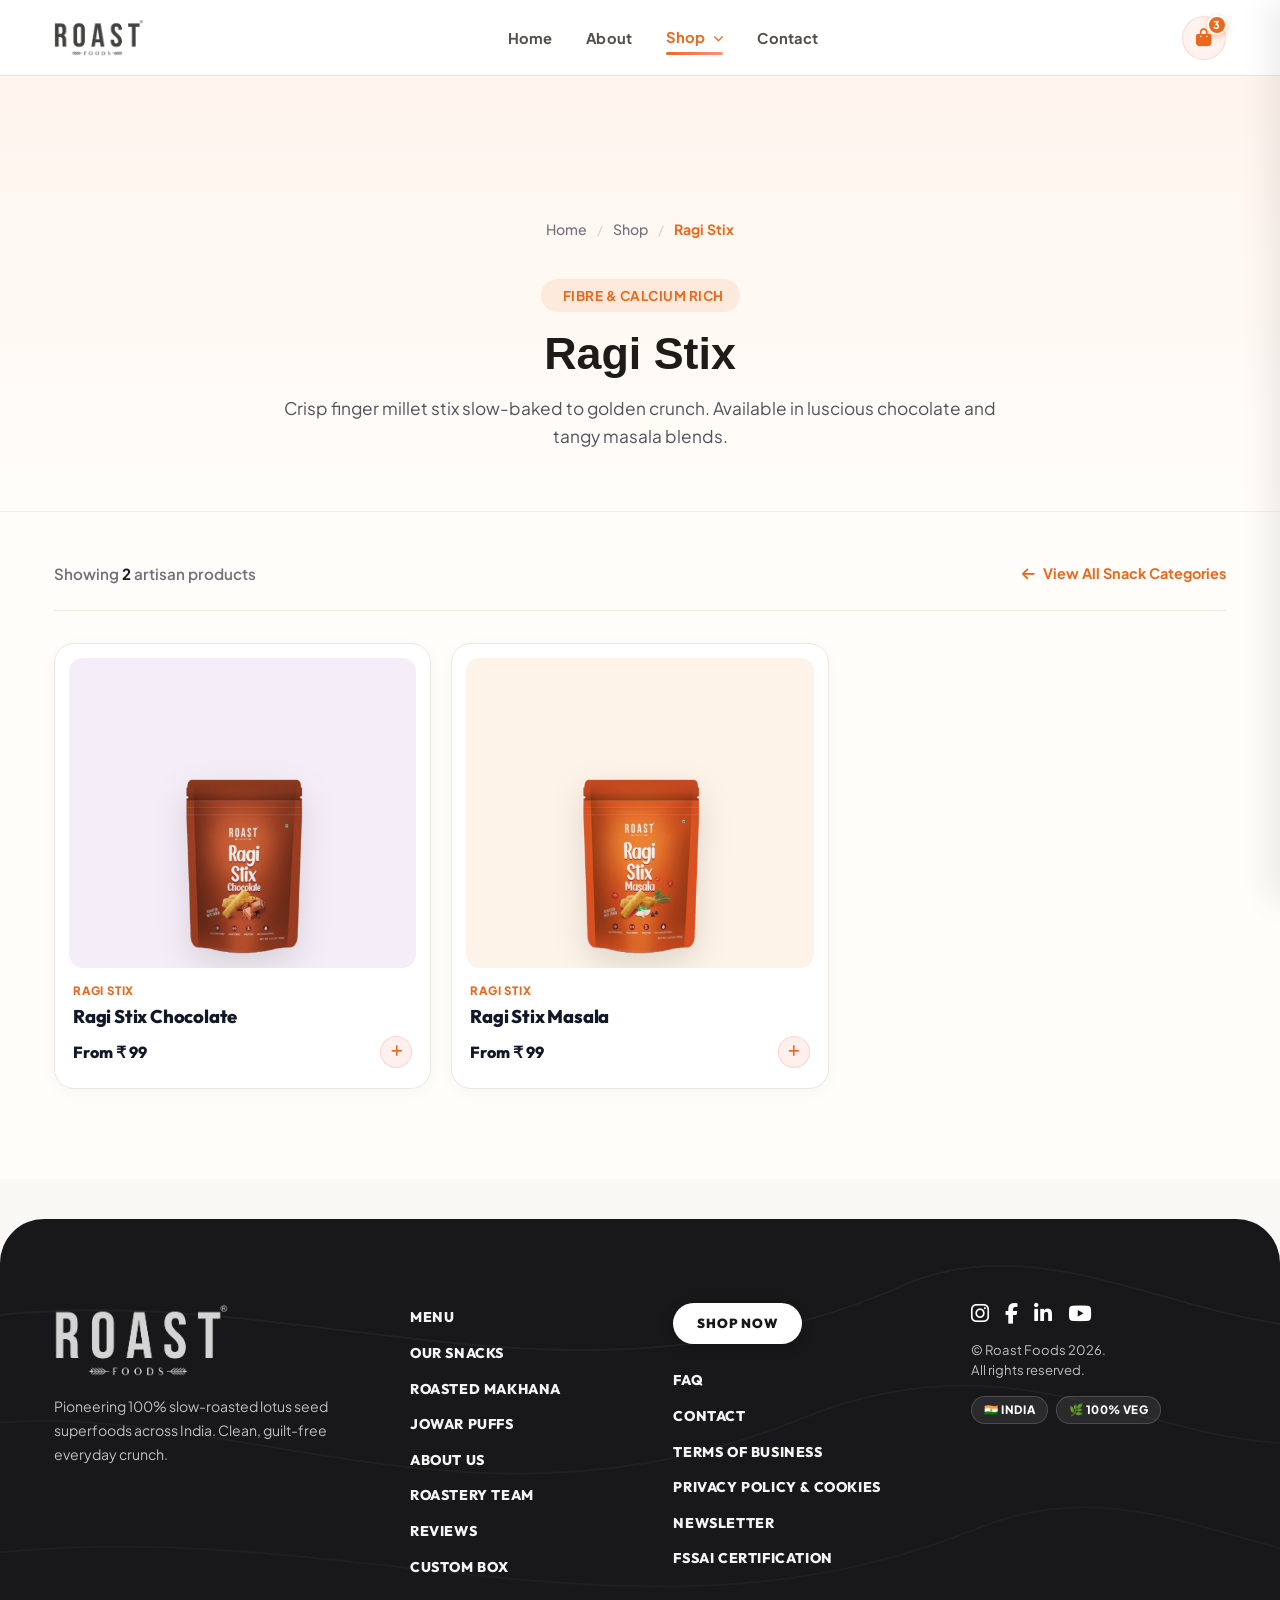
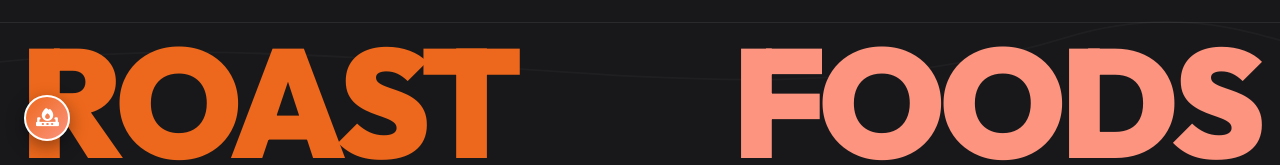
<file: ragi-stix.html>
<!DOCTYPE html>
<html lang="en">

<head>
  <meta charset="UTF-8">
  <meta name="viewport" content="width=device-width, initial-scale=1.0">
  <title>Ragi Stix - Roast Foods (Roasted, Not Fried)</title>
  <meta name="description" content="Crisp finger millet stix slow-baked to golden crunch. Available in luscious chocolate and tangy masala blends.">

  <!-- Favicon and App Icons -->
  <link rel="icon" type="image/x-icon" href="media/favicon/favicon.ico">
  <link rel="icon" type="image/png" sizes="32x32" href="media/favicon/favicon-32x32.png">
  <link rel="icon" type="image/png" sizes="16x16" href="media/favicon/favicon-16x16.png">
  <link rel="apple-touch-icon" sizes="180x180" href="media/favicon/apple-icon-180x180.png">
  <link rel="manifest" href="media/favicon/manifest.json">

  <!-- Stylesheets -->
  <link rel="stylesheet" href="media/css/lenis.css">
  <link rel="stylesheet" href="media/css/style.css">
  <link rel="stylesheet" href="media/css/responsive.css">
  <!-- FontAwesome Icons -->
  <link rel="stylesheet" href="https://cdnjs.cloudflare.com/ajax/libs/font-awesome/6.4.0/css/all.min.css">
</head>

<body class="category-page">

  <header class="main-header">
    <div class="container nav-container">
      <a href="index.html" class="brand-logo" id="mainBrandLogo">
        <img src="media/Images/logo.png" alt="Roast Foods — Roasted, Not Fried" class="brand-logo-img">
      </a>

      <ul class="nav-links">
        <li><a href="index.html" class="nav-link">Home</a></li>
        <li><a href="about.html" class="nav-link">About</a></li>
        <li class="nav-dropdown-wrapper">
          <a href="#catalogSection" class="nav-link nav-dropdown-trigger active" id="shopNavDropdownBtn" aria-haspopup="true" aria-expanded="false">
            Shop <i class="fa-solid fa-chevron-down nav-chevron-icon"></i>
          </a>
          <div class="nav-dropdown-menu" id="shopDropdownMenu">
            <a href="makhana.html" class="dropdown-item">Makhana</a>
            <a href="jowar-puff.html" class="dropdown-item">Jowar Puff</a>
            <a href="millet-namkeen.html" class="dropdown-item">Millet Namkeen</a>
            <a href="whole-grain-chips.html" class="dropdown-item">Whole Grain Chips</a>
            <a href="ragi-stix.html" class="dropdown-item">Ragi Stix</a>
            <a href="trial-pack.html" class="dropdown-item">Trial Pack</a>
          </div>
        </li>
        <li><a href="contact.html" class="nav-link">Contact</a></li>
      </ul>

      <div class="nav-actions">
        <button class="btn-icon" data-cart-toggle aria-label="View Cart" id="cartHeaderBtn">
          <i class="fa-solid fa-bag-shopping"></i>
          <span class="cart-count-badge">3</span>
        </button>
        <button class="mobile-toggle" aria-label="Toggle Navigation Menu">
          <i class="fa-solid fa-bars"></i>
        </button>
      </div>
    </div>
  </header>

  <main id="mainContent">
    <!-- Category Hero & Breadcrumbs Section -->
    <section class="category-hero-section">
      <div class="container">
        <!-- Breadcrumbs Navigation -->
        <nav class="category-breadcrumbs-bar" aria-label="Breadcrumb">
          <ol class="breadcrumb-list">
            <li><a href="index.html">Home</a></li>
            <li><span class="bc-sep">/</span></li>
            <li><a href="index.html#catalogSection">Shop</a></li>
            <li><span class="bc-sep">/</span></li>
            <li><span class="bc-active">Ragi Stix</span></li>
          </ol>
        </nav>

        <div class="category-hero-content">
          <span class="category-pill-badge"><i class="fa-solid fa-sparkles"></i> Fibre & Calcium Rich</span>
          <h1 class="category-hero-title">Ragi Stix</h1>
          <p class="category-hero-desc">Crisp finger millet stix slow-baked to golden crunch. Available in luscious chocolate and tangy masala blends.</p>
        </div>
      </div>
    </section>

    <!-- Product Showcase Grid Section -->
    <section class="category-products-section">
      <div class="container">
        <!-- Meta summary & back link -->
        <div class="category-meta-bar">
          <span class="category-count-label">Showing <strong>2</strong> artisan products</span>
          <a href="index.html#catalogSection" class="category-back-btn">
            <i class="fa-solid fa-arrow-left"></i> View All Snack Categories
          </a>
        </div>

        <div class="product-grid" id="productGrid">
        <!-- Product 15: Ragi Stix - Chocolate -->
        <div class="product-card snack-interactive-card" data-category="ragi">
          <div class="snack-stage-box" style="--stage-bg: #F5EEF8;">
            <div class="snack-pouch-layer">
              <div class="snack-burst-layer">
                <img src="media/Images/burst_jowar_puffs.png" alt="Bursting Ragi Stix" class="burst-flock-img" loading="lazy">
                <div class="snack-particles-cloud">
                  <span class="fly-particle fp-1"></span>
                  <span class="fly-particle fp-2"></span>
                  <span class="fly-particle fp-3"></span>
                </div>
              </div>
              <a href="product-detail.html?id=ragi-choc" class="snack-pouch-link"><img src="media/Images/Product Image/ragi_chocolate.png" alt="Ragi Stix Chocolate" class="snack-pouch-img" loading="lazy"></a>
            </div>
            <button class="stage-quick-pill btn-add-cart" 
                    data-id="ragi-choc" 
                    data-name="Ragi Stix - Chocolate" 
                    data-price="99" 
                    data-img="media/Images/Product Image/ragi_chocolate.png" 
                    title="Add to Cart">
              <i class="fa-solid fa-plus"></i> Quick Add
            </button>
          </div>
          <div class="snack-details-box">
            <span class="snack-category-tag">RAGI STIX</span>
            <h3 class="snack-item-name"><a href="product-detail.html?id=ragi-choc" style="color:inherit;text-decoration:none;">Ragi Stix Chocolate</a></h3>
            <div class="snack-price-row">
              <span class="snack-price-val">From ₹ 99</span>
              <button class="snack-add-icon-btn btn-add-cart" 
                      data-id="ragi-choc" 
                      data-name="Ragi Stix - Chocolate" 
                      data-price="99" 
                      data-img="media/Images/Product Image/ragi_chocolate.png" 
                      title="Add to Cart">
                <i class="fa-solid fa-plus"></i>
              </button>
            </div>
          </div>
        </div>

        <!-- Product 16: Ragi Stix - Masala -->
        <div class="product-card snack-interactive-card" data-category="ragi">
          <div class="snack-stage-box" style="--stage-bg: #FEF3E8;">
            <div class="snack-pouch-layer">
              <div class="snack-burst-layer">
                <img src="media/Images/burst_jowar_puffs.png" alt="Bursting Ragi Stix" class="burst-flock-img" loading="lazy">
                <div class="snack-particles-cloud">
                  <span class="fly-particle fp-1"></span>
                  <span class="fly-particle fp-2"></span>
                  <span class="fly-particle fp-3"></span>
                </div>
              </div>
              <a href="product-detail.html?id=ragi-masala" class="snack-pouch-link"><img src="media/Images/Product Image/ragi_masala.png" alt="Ragi Stix Masala" class="snack-pouch-img" loading="lazy"></a>
            </div>
            <button class="stage-quick-pill btn-add-cart" 
                    data-id="ragi-masala" 
                    data-name="Ragi Stix - Masala" 
                    data-price="99" 
                    data-img="media/Images/Product Image/ragi_masala.png" 
                    title="Add to Cart">
              <i class="fa-solid fa-plus"></i> Quick Add
            </button>
          </div>
          <div class="snack-details-box">
            <span class="snack-category-tag">RAGI STIX</span>
            <h3 class="snack-item-name"><a href="product-detail.html?id=ragi-masala" style="color:inherit;text-decoration:none;">Ragi Stix Masala</a></h3>
            <div class="snack-price-row">
              <span class="snack-price-val">From ₹ 99</span>
              <button class="snack-add-icon-btn btn-add-cart" 
                      data-id="ragi-masala" 
                      data-name="Ragi Stix - Masala" 
                      data-price="99" 
                      data-img="media/Images/Product Image/ragi_masala.png" 
                      title="Add to Cart">
                <i class="fa-solid fa-plus"></i>
              </button>
            </div>
          </div>
        </div>
        </div>
      </div>
    </section>
  </main>

  <footer class="burrito-footer" id="mainFooter">
    <!-- SVG Topographic Contour Lines Overlay -->
    <div class="burrito-contour-lines" aria-hidden="true">
      <svg viewBox="0 0 1440 600" fill="none" xmlns="http://www.w3.org/2000/svg" preserveAspectRatio="none">
        <path d="M-100 120 C 300 40, 600 240, 1000 80 C 1200 -20, 1400 180, 1600 100" stroke="rgba(255,255,255,0.07)" stroke-width="2" />
        <path d="M-100 240 C 200 160, 500 380, 900 220 C 1200 100, 1350 320, 1600 220" stroke="rgba(255,255,255,0.06)" stroke-width="2" />
        <path d="M-100 380 C 350 300, 700 500, 1100 340 C 1300 260, 1450 420, 1600 360" stroke="rgba(255,255,255,0.05)" stroke-width="2" />
        <path d="M-100 500 C 400 420, 800 580, 1200 460 C 1400 400, 1500 520, 1600 480" stroke="rgba(255,255,255,0.05)" stroke-width="2" />
      </svg>
    </div>

    <div class="burrito-footer-inner">
      <div class="container">

        <!-- Upper Editorial Grid -->
        <div class="burrito-top-grid">

          <!-- Left Column: Brand Logo & Tagline -->
          <div class="burrito-col-brand">
            <a href="#" class="burrito-logo-link">
              <img src="media/Images/logo.png" alt="Roast Foods" class="burrito-logo-img">
            </a>
            <p class="burrito-brand-desc">
              Pioneering 100% slow-roasted lotus seed superfoods across India. Clean, guilt-free everyday crunch.
            </p>
          </div>

          <!-- Nav Column 1: Menu & Story -->
          <div class="burrito-col-nav">
            <ul class="burrito-nav-links">
              <li><a href="#catalogSection">MENU</a></li>
              <li><a href="#catalogSection">OUR SNACKS</a></li>
              <li><a href="#catalogSection">ROASTED MAKHANA</a></li>
              <li><a href="#catalogSection">JOWAR PUFFS</a></li>
              <li><a href="#storySection">ABOUT US</a></li>
              <li><a href="#storySection">ROASTERY TEAM</a></li>
              <li><a href="#reviewsSection">REVIEWS</a></li>
              <li><a href="#catalogSection">CUSTOM BOX</a></li>
            </ul>
          </div>

          <!-- Nav Column 2: Legal & Pill CTA -->
          <div class="burrito-col-nav">
            <a href="#catalogSection" class="burrito-pill-cta">SHOP NOW</a>
            <ul class="burrito-nav-links">
              <li><a href="#">FAQ</a></li>
              <li><a href="mailto:care@roastfoods.com">CONTACT</a></li>
              <li><a href="#">TERMS OF BUSINESS</a></li>
              <li><a href="#">PRIVACY POLICY &amp; COOKIES</a></li>
              <li><a href="#">NEWSLETTER</a></li>
              <li><a href="#">FSSAI CERTIFICATION</a></li>
            </ul>
          </div>

          <!-- Column 3: Social & Country Badges -->
          <div class="burrito-col-social">
            <div class="burrito-social-icons">
              <a href="#" aria-label="Instagram"><i class="fa-brands fa-instagram"></i></a>
              <a href="#" aria-label="Facebook"><i class="fa-brands fa-facebook-f"></i></a>
              <a href="#" aria-label="LinkedIn"><i class="fa-brands fa-linkedin-in"></i></a>
              <a href="#" aria-label="YouTube"><i class="fa-brands fa-youtube"></i></a>
            </div>
            <p class="burrito-copyright">
              &copy; Roast Foods 2026.<br>All rights reserved.
            </p>
            <div class="burrito-badges-row">
              <span class="burrito-flag-pill" title="Made in India">🇮🇳 INDIA</span>
              <span class="burrito-flag-pill" title="100% Vegetarian">🌿 100% VEG</span>
            </div>
          </div>

        </div>

      </div>

      <!-- Giant Edge-to-Edge Typography Banner (Burrito Madre Style) -->
      <div class="burrito-giant-brand-wrap">
        <h1 class="burrito-giant-brand">
          <span class="giant-word-orange">ROAST</span>
          <span class="giant-word-red">FOODS</span>
        </h1>
        <!-- Floating Stamp Sticker (Bottom Left) -->
        <div class="burrito-floating-sticker" title="100% Air Roasted">
          <i class="fa-solid fa-fire-burner"></i>
        </div>
      </div>

    </div>
  </footer>

  <div class="cart-drawer-backdrop" id="cartBackdrop"></div>
  <div class="cart-drawer" id="cartDrawer" data-lenis-prevent>
    <div class="cart-header">
      <h3>Your Snack Box (<span class="cart-count-badge" style="position:static; display:inline-flex;">2</span>)</h3>
      <button id="closeCartBtn" style="color: var(--text-primary); font-size: 1.3rem; padding: 4px 8px;">✕</button>
    </div>
    <div class="cart-items-body" id="cartItemsList" data-lenis-prevent>
      <!-- Injected by JS -->
    </div>
    <div class="cart-footer">
      <div
        style="background: rgba(252, 148, 127, 0.12); border: 1px dashed #fc947f; padding: 10px; border-radius: 8px; margin-bottom: 16px; font-size: 0.84rem; color: #ed681c; text-align: center; font-weight: 700;">
        🎉 You unlocked <strong>FREE Standard Shipping</strong>!
      </div>
      <div class="cart-subtotal-row">
        <span>Subtotal:</span>
        <span id="cartSubtotal" style="color: #ed681c;">₹278</span>
      </div>
      <button class="btn-primary" style="width: 100%; justify-content: center;"
        onclick="alert('Proceeding to secure checkout! Thank you for choosing Roast Foods.')">
        <span>Proceed to Checkout</span>
        <i class="fa-solid fa-lock"></i>
      </button>
    </div>
  </div>

  <!-- ==========================================================================
       AUTHENTIC ROAST FOODS FOOTER (MATCHING ORIGINAL DESIGN PHOTO)
       Clean Minimalist Layout: Logo + Quick Links + Important Links
       ========================================================================== -->
  <!-- ==========================================================================
       BESPOKE ROAST FOODS FOOTER (PURE ROASTED MAKHANA BACKDROP)
       Editorial Floating Glass Pavilion with High-Craft Brand Details
       ========================================================================== -->
  <!-- ==========================================================================
       DARK CHOCOLATE LUXURY FOOTER (ROAST FOODS ARTISAN THEME)
       Deep Cocoa & Caramel Gold Palette with Pure Roasted Makhana Texture
       ========================================================================== -->
  <!-- ==========================================================================
       BURRITO MADRE INSPIRED SHOWSTOPPER FOOTER
       Deep Forest Green, Organic Contours, Crisp Editorial Links & Giant Brand Typography
       ========================================================================== -->

  <div class="promo-modal-backdrop" id="promoDetailsModal" aria-hidden="true">
    <div class="promo-modal-dialog" role="dialog" aria-modal="true" aria-labelledby="promoModalTitle">
      <button type="button" class="promo-modal-close" id="promoModalCloseBtn" aria-label="Close details popup">
        <i class="fa-solid fa-xmark"></i>
      </button>

      <div class="promo-modal-content" id="promoModalDynamicContent">
        <!-- Injected via JavaScript dynamically based on button clicked -->
      </div>
    </div>
  </div>

  <!-- Lenis Smooth Scroll Engine -->
  <script src="media/js/lenis.min.js"></script>
  <script src="media/js/app.js"></script>
</body>

</html>
</file>
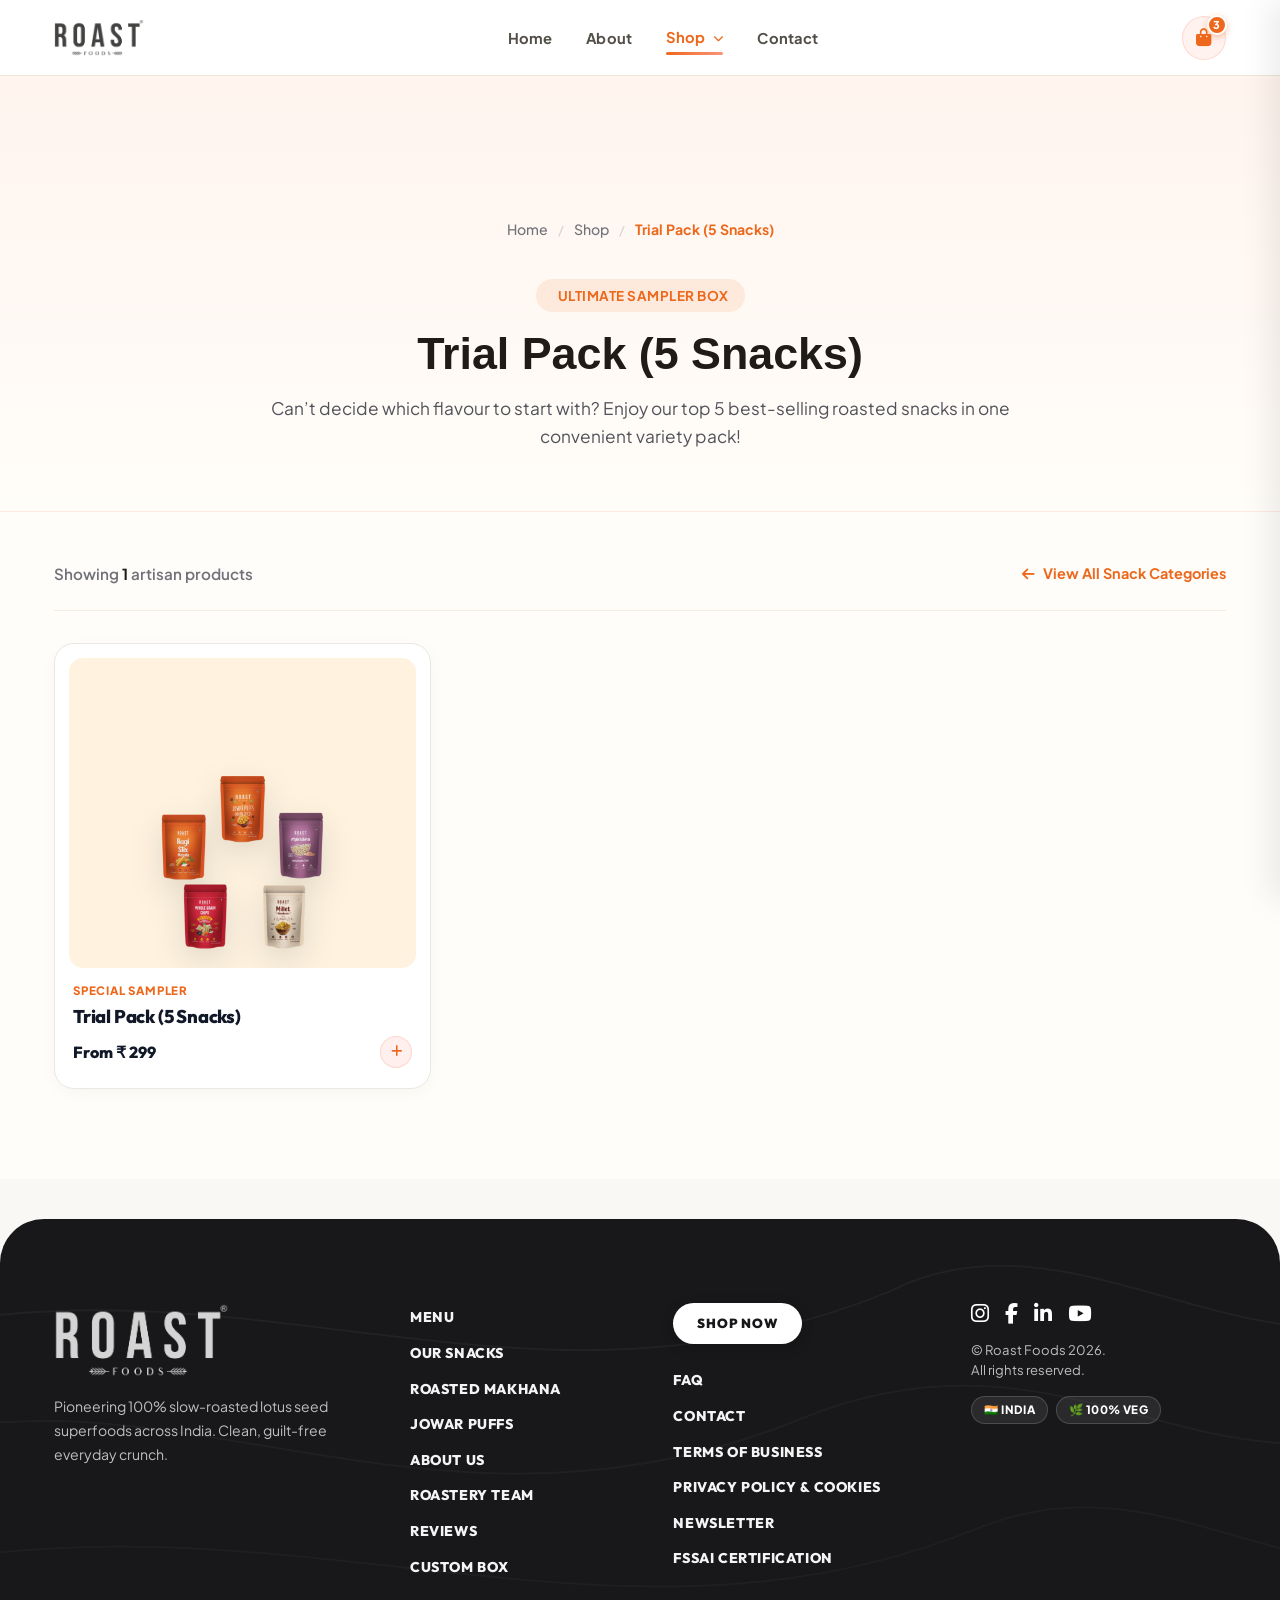
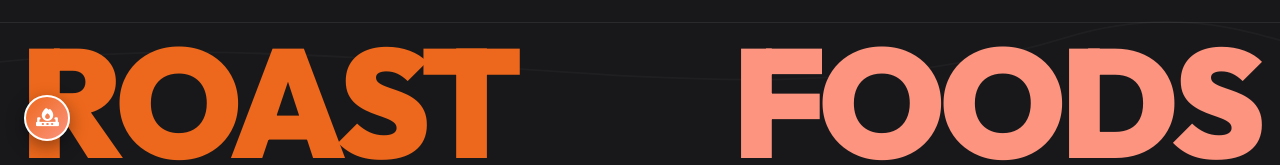
<file: trial-pack.html>
<!DOCTYPE html>
<html lang="en">

<head>
  <meta charset="UTF-8">
  <meta name="viewport" content="width=device-width, initial-scale=1.0">
  <title>Trial Pack - Roast Foods (Roasted, Not Fried)</title>
  <meta name="description" content="Can’t decide which flavour to start with? Enjoy our top 5 best-selling roasted snacks in one convenient variety pack!">

  <!-- Favicon and App Icons -->
  <link rel="icon" type="image/x-icon" href="media/favicon/favicon.ico">
  <link rel="icon" type="image/png" sizes="32x32" href="media/favicon/favicon-32x32.png">
  <link rel="icon" type="image/png" sizes="16x16" href="media/favicon/favicon-16x16.png">
  <link rel="apple-touch-icon" sizes="180x180" href="media/favicon/apple-icon-180x180.png">
  <link rel="manifest" href="media/favicon/manifest.json">

  <!-- Stylesheets -->
  <link rel="stylesheet" href="media/css/lenis.css">
  <link rel="stylesheet" href="media/css/style.css">
  <link rel="stylesheet" href="media/css/responsive.css">
  <!-- FontAwesome Icons -->
  <link rel="stylesheet" href="https://cdnjs.cloudflare.com/ajax/libs/font-awesome/6.4.0/css/all.min.css">
</head>

<body class="category-page">

  <header class="main-header">
    <div class="container nav-container">
      <a href="index.html" class="brand-logo" id="mainBrandLogo">
        <img src="media/Images/logo.png" alt="Roast Foods — Roasted, Not Fried" class="brand-logo-img">
      </a>

      <ul class="nav-links">
        <li><a href="index.html" class="nav-link">Home</a></li>
        <li><a href="about.html" class="nav-link">About</a></li>
        <li class="nav-dropdown-wrapper">
          <a href="#catalogSection" class="nav-link nav-dropdown-trigger active" id="shopNavDropdownBtn" aria-haspopup="true" aria-expanded="false">
            Shop <i class="fa-solid fa-chevron-down nav-chevron-icon"></i>
          </a>
          <div class="nav-dropdown-menu" id="shopDropdownMenu">
            <a href="makhana.html" class="dropdown-item">Makhana</a>
            <a href="jowar-puff.html" class="dropdown-item">Jowar Puff</a>
            <a href="millet-namkeen.html" class="dropdown-item">Millet Namkeen</a>
            <a href="whole-grain-chips.html" class="dropdown-item">Whole Grain Chips</a>
            <a href="ragi-stix.html" class="dropdown-item">Ragi Stix</a>
            <a href="trial-pack.html" class="dropdown-item">Trial Pack</a>
          </div>
        </li>
        <li><a href="contact.html" class="nav-link">Contact</a></li>
      </ul>

      <div class="nav-actions">
        <button class="btn-icon" data-cart-toggle aria-label="View Cart" id="cartHeaderBtn">
          <i class="fa-solid fa-bag-shopping"></i>
          <span class="cart-count-badge">3</span>
        </button>
        <button class="mobile-toggle" aria-label="Toggle Navigation Menu">
          <i class="fa-solid fa-bars"></i>
        </button>
      </div>
    </div>
  </header>

  <main id="mainContent">
    <!-- Category Hero & Breadcrumbs Section -->
    <section class="category-hero-section">
      <div class="container">
        <!-- Breadcrumbs Navigation -->
        <nav class="category-breadcrumbs-bar" aria-label="Breadcrumb">
          <ol class="breadcrumb-list">
            <li><a href="index.html">Home</a></li>
            <li><span class="bc-sep">/</span></li>
            <li><a href="index.html#catalogSection">Shop</a></li>
            <li><span class="bc-sep">/</span></li>
            <li><span class="bc-active">Trial Pack (5 Snacks)</span></li>
          </ol>
        </nav>

        <div class="category-hero-content">
          <span class="category-pill-badge"><i class="fa-solid fa-sparkles"></i> Ultimate Sampler Box</span>
          <h1 class="category-hero-title">Trial Pack (5 Snacks)</h1>
          <p class="category-hero-desc">Can’t decide which flavour to start with? Enjoy our top 5 best-selling roasted snacks in one convenient variety pack!</p>
        </div>
      </div>
    </section>

    <!-- Product Showcase Grid Section -->
    <section class="category-products-section">
      <div class="container">
        <!-- Meta summary & back link -->
        <div class="category-meta-bar">
          <span class="category-count-label">Showing <strong>1</strong> artisan products</span>
          <a href="index.html#catalogSection" class="category-back-btn">
            <i class="fa-solid fa-arrow-left"></i> View All Snack Categories
          </a>
        </div>

        <div class="product-grid" id="productGrid">
        <!-- Product 17: Trial Pack (5 Healthy Snacks) -->
        <div class="product-card snack-interactive-card no-burst" data-category="trial">
          <div class="snack-stage-box" style="--stage-bg: #FFF3E0;">
            <div class="snack-pouch-layer">
              <a href="product-detail.html?id=trial-pack-5" class="snack-pouch-link"><img src="media/Images/Product Image/trial_pack.png" alt="Trial Pack 5 Healthy Snacks" class="snack-pouch-img" loading="lazy"></a>
            </div>
            <button class="stage-quick-pill btn-add-cart" 
                    data-id="trial-pack-5" 
                    data-name="Trial Pack (5 Healthy Snacks)" 
                    data-price="299" 
                    data-img="media/Images/Product Image/trial_pack.png" 
                    title="Add to Cart">
              <i class="fa-solid fa-plus"></i> Quick Add
            </button>
          </div>
          <div class="snack-details-box">
            <span class="snack-category-tag">SPECIAL SAMPLER</span>
            <h3 class="snack-item-name"><a href="product-detail.html?id=trial-pack-5" style="color:inherit;text-decoration:none;">Trial Pack (5 Snacks)</a></h3>
            <div class="snack-price-row">
              <span class="snack-price-val">From ₹ 299</span>
              <button class="snack-add-icon-btn btn-add-cart" 
                      data-id="trial-pack-5" 
                      data-name="Trial Pack (5 Healthy Snacks)" 
                      data-price="299" 
                      data-img="media/Images/Product Image/trial_pack.png" 
                      title="Add to Cart">
                <i class="fa-solid fa-plus"></i>
              </button>
            </div>
          </div>
        </div>
        </div>
      </div>
    </section>
  </main>

  <footer class="burrito-footer" id="mainFooter">
    <!-- SVG Topographic Contour Lines Overlay -->
    <div class="burrito-contour-lines" aria-hidden="true">
      <svg viewBox="0 0 1440 600" fill="none" xmlns="http://www.w3.org/2000/svg" preserveAspectRatio="none">
        <path d="M-100 120 C 300 40, 600 240, 1000 80 C 1200 -20, 1400 180, 1600 100" stroke="rgba(255,255,255,0.07)" stroke-width="2" />
        <path d="M-100 240 C 200 160, 500 380, 900 220 C 1200 100, 1350 320, 1600 220" stroke="rgba(255,255,255,0.06)" stroke-width="2" />
        <path d="M-100 380 C 350 300, 700 500, 1100 340 C 1300 260, 1450 420, 1600 360" stroke="rgba(255,255,255,0.05)" stroke-width="2" />
        <path d="M-100 500 C 400 420, 800 580, 1200 460 C 1400 400, 1500 520, 1600 480" stroke="rgba(255,255,255,0.05)" stroke-width="2" />
      </svg>
    </div>

    <div class="burrito-footer-inner">
      <div class="container">

        <!-- Upper Editorial Grid -->
        <div class="burrito-top-grid">

          <!-- Left Column: Brand Logo & Tagline -->
          <div class="burrito-col-brand">
            <a href="#" class="burrito-logo-link">
              <img src="media/Images/logo.png" alt="Roast Foods" class="burrito-logo-img">
            </a>
            <p class="burrito-brand-desc">
              Pioneering 100% slow-roasted lotus seed superfoods across India. Clean, guilt-free everyday crunch.
            </p>
          </div>

          <!-- Nav Column 1: Menu & Story -->
          <div class="burrito-col-nav">
            <ul class="burrito-nav-links">
              <li><a href="#catalogSection">MENU</a></li>
              <li><a href="#catalogSection">OUR SNACKS</a></li>
              <li><a href="#catalogSection">ROASTED MAKHANA</a></li>
              <li><a href="#catalogSection">JOWAR PUFFS</a></li>
              <li><a href="#storySection">ABOUT US</a></li>
              <li><a href="#storySection">ROASTERY TEAM</a></li>
              <li><a href="#reviewsSection">REVIEWS</a></li>
              <li><a href="#catalogSection">CUSTOM BOX</a></li>
            </ul>
          </div>

          <!-- Nav Column 2: Legal & Pill CTA -->
          <div class="burrito-col-nav">
            <a href="#catalogSection" class="burrito-pill-cta">SHOP NOW</a>
            <ul class="burrito-nav-links">
              <li><a href="#">FAQ</a></li>
              <li><a href="mailto:care@roastfoods.com">CONTACT</a></li>
              <li><a href="#">TERMS OF BUSINESS</a></li>
              <li><a href="#">PRIVACY POLICY &amp; COOKIES</a></li>
              <li><a href="#">NEWSLETTER</a></li>
              <li><a href="#">FSSAI CERTIFICATION</a></li>
            </ul>
          </div>

          <!-- Column 3: Social & Country Badges -->
          <div class="burrito-col-social">
            <div class="burrito-social-icons">
              <a href="#" aria-label="Instagram"><i class="fa-brands fa-instagram"></i></a>
              <a href="#" aria-label="Facebook"><i class="fa-brands fa-facebook-f"></i></a>
              <a href="#" aria-label="LinkedIn"><i class="fa-brands fa-linkedin-in"></i></a>
              <a href="#" aria-label="YouTube"><i class="fa-brands fa-youtube"></i></a>
            </div>
            <p class="burrito-copyright">
              &copy; Roast Foods 2026.<br>All rights reserved.
            </p>
            <div class="burrito-badges-row">
              <span class="burrito-flag-pill" title="Made in India">🇮🇳 INDIA</span>
              <span class="burrito-flag-pill" title="100% Vegetarian">🌿 100% VEG</span>
            </div>
          </div>

        </div>

      </div>

      <!-- Giant Edge-to-Edge Typography Banner (Burrito Madre Style) -->
      <div class="burrito-giant-brand-wrap">
        <h1 class="burrito-giant-brand">
          <span class="giant-word-orange">ROAST</span>
          <span class="giant-word-red">FOODS</span>
        </h1>
        <!-- Floating Stamp Sticker (Bottom Left) -->
        <div class="burrito-floating-sticker" title="100% Air Roasted">
          <i class="fa-solid fa-fire-burner"></i>
        </div>
      </div>

    </div>
  </footer>

  <div class="cart-drawer-backdrop" id="cartBackdrop"></div>
  <div class="cart-drawer" id="cartDrawer" data-lenis-prevent>
    <div class="cart-header">
      <h3>Your Snack Box (<span class="cart-count-badge" style="position:static; display:inline-flex;">2</span>)</h3>
      <button id="closeCartBtn" style="color: var(--text-primary); font-size: 1.3rem; padding: 4px 8px;">✕</button>
    </div>
    <div class="cart-items-body" id="cartItemsList" data-lenis-prevent>
      <!-- Injected by JS -->
    </div>
    <div class="cart-footer">
      <div
        style="background: rgba(252, 148, 127, 0.12); border: 1px dashed #fc947f; padding: 10px; border-radius: 8px; margin-bottom: 16px; font-size: 0.84rem; color: #ed681c; text-align: center; font-weight: 700;">
        🎉 You unlocked <strong>FREE Standard Shipping</strong>!
      </div>
      <div class="cart-subtotal-row">
        <span>Subtotal:</span>
        <span id="cartSubtotal" style="color: #ed681c;">₹278</span>
      </div>
      <button class="btn-primary" style="width: 100%; justify-content: center;"
        onclick="alert('Proceeding to secure checkout! Thank you for choosing Roast Foods.')">
        <span>Proceed to Checkout</span>
        <i class="fa-solid fa-lock"></i>
      </button>
    </div>
  </div>

  <!-- ==========================================================================
       AUTHENTIC ROAST FOODS FOOTER (MATCHING ORIGINAL DESIGN PHOTO)
       Clean Minimalist Layout: Logo + Quick Links + Important Links
       ========================================================================== -->
  <!-- ==========================================================================
       BESPOKE ROAST FOODS FOOTER (PURE ROASTED MAKHANA BACKDROP)
       Editorial Floating Glass Pavilion with High-Craft Brand Details
       ========================================================================== -->
  <!-- ==========================================================================
       DARK CHOCOLATE LUXURY FOOTER (ROAST FOODS ARTISAN THEME)
       Deep Cocoa & Caramel Gold Palette with Pure Roasted Makhana Texture
       ========================================================================== -->
  <!-- ==========================================================================
       BURRITO MADRE INSPIRED SHOWSTOPPER FOOTER
       Deep Forest Green, Organic Contours, Crisp Editorial Links & Giant Brand Typography
       ========================================================================== -->

  <div class="promo-modal-backdrop" id="promoDetailsModal" aria-hidden="true">
    <div class="promo-modal-dialog" role="dialog" aria-modal="true" aria-labelledby="promoModalTitle">
      <button type="button" class="promo-modal-close" id="promoModalCloseBtn" aria-label="Close details popup">
        <i class="fa-solid fa-xmark"></i>
      </button>

      <div class="promo-modal-content" id="promoModalDynamicContent">
        <!-- Injected via JavaScript dynamically based on button clicked -->
      </div>
    </div>
  </div>

  <!-- Lenis Smooth Scroll Engine -->
  <script src="media/js/lenis.min.js"></script>
  <script src="media/js/app.js"></script>
</body>

</html>
</file>
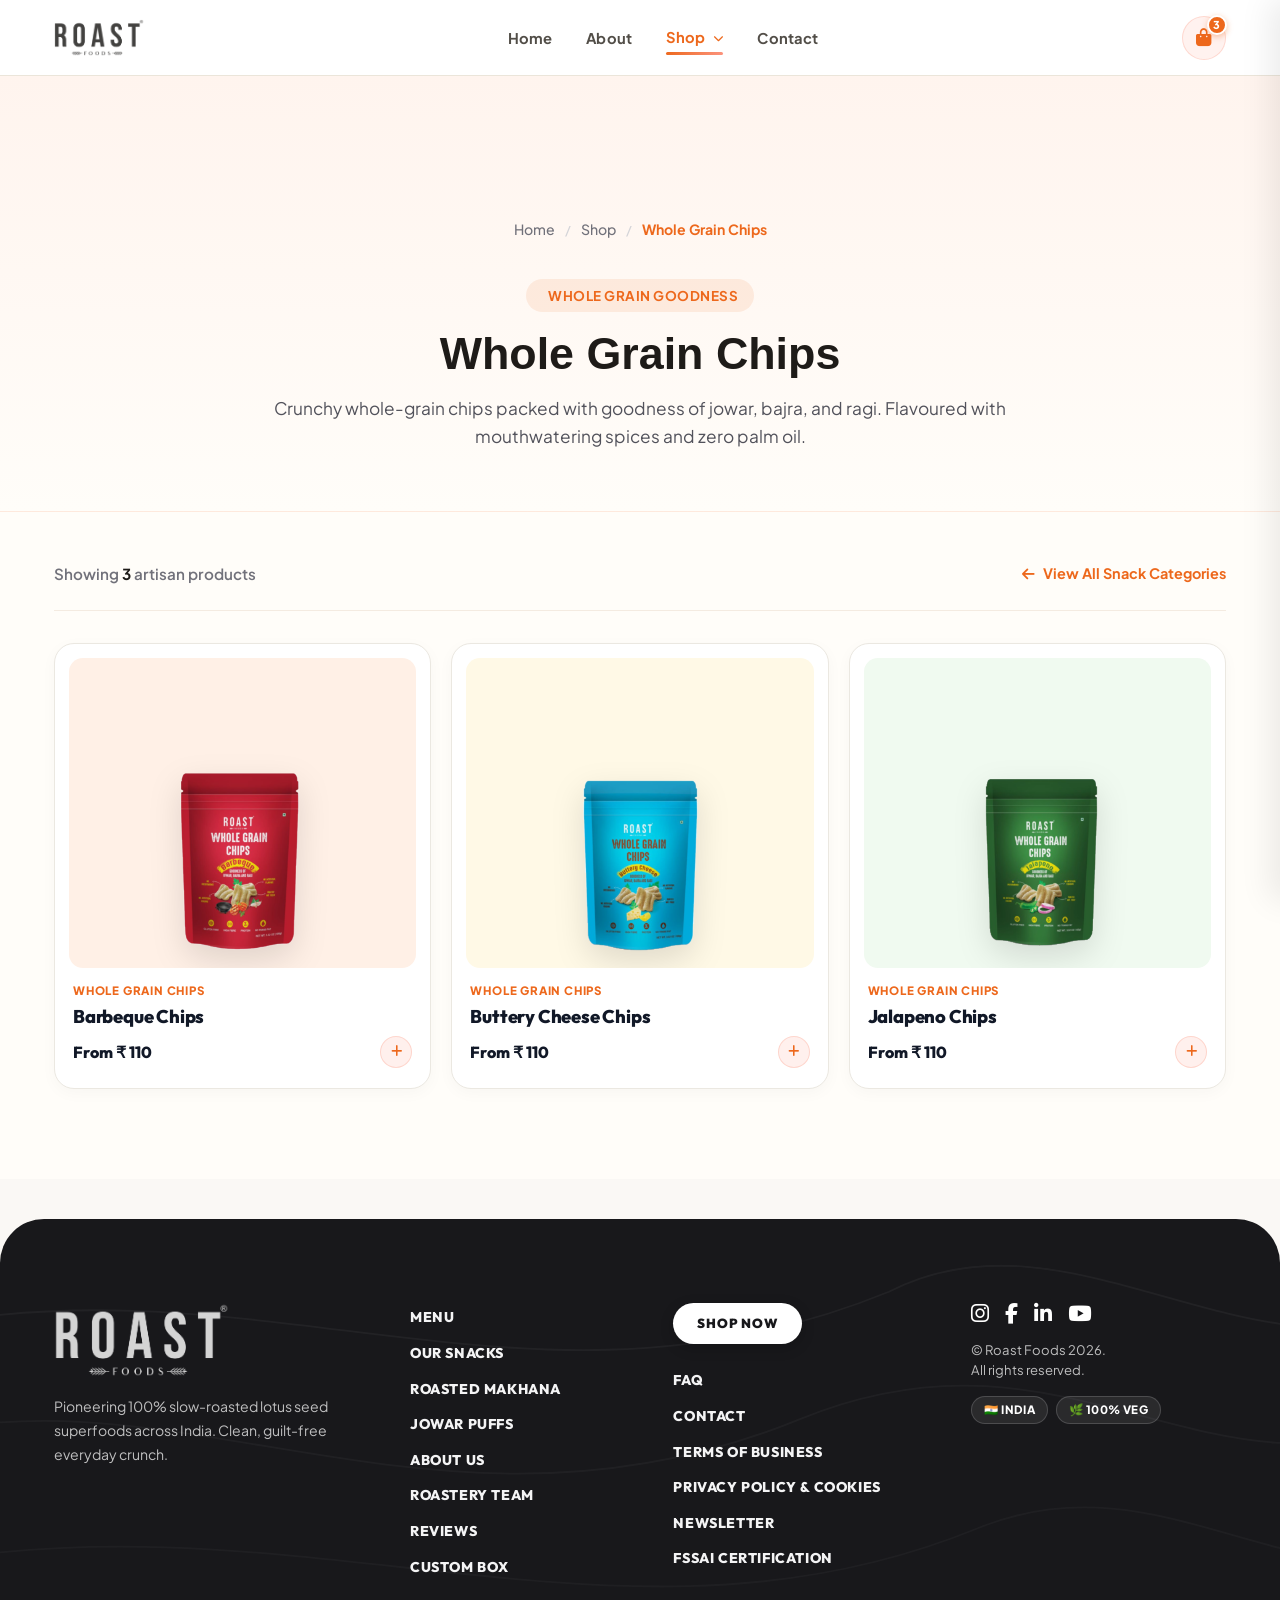
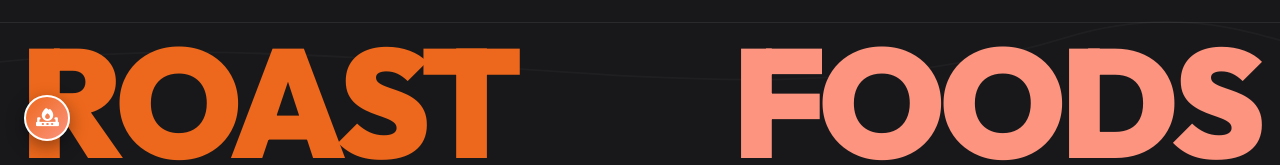
<file: whole-grain-chips.html>
<!DOCTYPE html>
<html lang="en">

<head>
  <meta charset="UTF-8">
  <meta name="viewport" content="width=device-width, initial-scale=1.0">
  <title>Whole Grain Chips - Roast Foods (Roasted, Not Fried)</title>
  <meta name="description" content="Crunchy whole-grain chips packed with goodness of jowar, bajra, and ragi. Flavoured with mouthwatering spices and zero palm oil.">

  <!-- Favicon and App Icons -->
  <link rel="icon" type="image/x-icon" href="media/favicon/favicon.ico">
  <link rel="icon" type="image/png" sizes="32x32" href="media/favicon/favicon-32x32.png">
  <link rel="icon" type="image/png" sizes="16x16" href="media/favicon/favicon-16x16.png">
  <link rel="apple-touch-icon" sizes="180x180" href="media/favicon/apple-icon-180x180.png">
  <link rel="manifest" href="media/favicon/manifest.json">

  <!-- Stylesheets -->
  <link rel="stylesheet" href="media/css/lenis.css">
  <link rel="stylesheet" href="media/css/style.css">
  <link rel="stylesheet" href="media/css/responsive.css">
  <!-- FontAwesome Icons -->
  <link rel="stylesheet" href="https://cdnjs.cloudflare.com/ajax/libs/font-awesome/6.4.0/css/all.min.css">
</head>

<body class="category-page">

  <header class="main-header">
    <div class="container nav-container">
      <a href="index.html" class="brand-logo" id="mainBrandLogo">
        <img src="media/Images/logo.png" alt="Roast Foods — Roasted, Not Fried" class="brand-logo-img">
      </a>

      <ul class="nav-links">
        <li><a href="index.html" class="nav-link">Home</a></li>
        <li><a href="about.html" class="nav-link">About</a></li>
        <li class="nav-dropdown-wrapper">
          <a href="#catalogSection" class="nav-link nav-dropdown-trigger active" id="shopNavDropdownBtn" aria-haspopup="true" aria-expanded="false">
            Shop <i class="fa-solid fa-chevron-down nav-chevron-icon"></i>
          </a>
          <div class="nav-dropdown-menu" id="shopDropdownMenu">
            <a href="makhana.html" class="dropdown-item">Makhana</a>
            <a href="jowar-puff.html" class="dropdown-item">Jowar Puff</a>
            <a href="millet-namkeen.html" class="dropdown-item">Millet Namkeen</a>
            <a href="whole-grain-chips.html" class="dropdown-item">Whole Grain Chips</a>
            <a href="ragi-stix.html" class="dropdown-item">Ragi Stix</a>
            <a href="trial-pack.html" class="dropdown-item">Trial Pack</a>
          </div>
        </li>
        <li><a href="contact.html" class="nav-link">Contact</a></li>
      </ul>

      <div class="nav-actions">
        <button class="btn-icon" data-cart-toggle aria-label="View Cart" id="cartHeaderBtn">
          <i class="fa-solid fa-bag-shopping"></i>
          <span class="cart-count-badge">3</span>
        </button>
        <button class="mobile-toggle" aria-label="Toggle Navigation Menu">
          <i class="fa-solid fa-bars"></i>
        </button>
      </div>
    </div>
  </header>

  <main id="mainContent">
    <!-- Category Hero & Breadcrumbs Section -->
    <section class="category-hero-section">
      <div class="container">
        <!-- Breadcrumbs Navigation -->
        <nav class="category-breadcrumbs-bar" aria-label="Breadcrumb">
          <ol class="breadcrumb-list">
            <li><a href="index.html">Home</a></li>
            <li><span class="bc-sep">/</span></li>
            <li><a href="index.html#catalogSection">Shop</a></li>
            <li><span class="bc-sep">/</span></li>
            <li><span class="bc-active">Whole Grain Chips</span></li>
          </ol>
        </nav>

        <div class="category-hero-content">
          <span class="category-pill-badge"><i class="fa-solid fa-sparkles"></i> Whole Grain Goodness</span>
          <h1 class="category-hero-title">Whole Grain Chips</h1>
          <p class="category-hero-desc">Crunchy whole-grain chips packed with goodness of jowar, bajra, and ragi. Flavoured with mouthwatering spices and zero palm oil.</p>
        </div>
      </div>
    </section>

    <!-- Product Showcase Grid Section -->
    <section class="category-products-section">
      <div class="container">
        <!-- Meta summary & back link -->
        <div class="category-meta-bar">
          <span class="category-count-label">Showing <strong>3</strong> artisan products</span>
          <a href="index.html#catalogSection" class="category-back-btn">
            <i class="fa-solid fa-arrow-left"></i> View All Snack Categories
          </a>
        </div>

        <div class="product-grid" id="productGrid">
        <!-- Product 12: Whole Grain Chips - Barbeque -->
        <div class="product-card snack-interactive-card" data-category="chips">
          <div class="snack-stage-box" style="--stage-bg: #FFF0E6;">
            <div class="snack-pouch-layer">
              <div class="snack-burst-layer">
                <img src="media/Images/burst_jowar_puffs.png" alt="Bursting Whole Grain Chips" class="burst-flock-img" loading="lazy">
                <div class="snack-particles-cloud">
                  <span class="fly-particle fp-1"></span>
                  <span class="fly-particle fp-2"></span>
                  <span class="fly-particle fp-3"></span>
                </div>
              </div>
              <a href="product-detail.html?id=chips-bbq" class="snack-pouch-link"><img src="media/Images/Product Image/chips_barbeque.png" alt="Whole Grain Chips Barbeque" class="snack-pouch-img" loading="lazy"></a>
            </div>
            <button class="stage-quick-pill btn-add-cart" 
                    data-id="chips-bbq" 
                    data-name="Whole Grain Chips - Barbeque" 
                    data-price="110" 
                    data-img="media/Images/Product Image/chips_barbeque.png" 
                    title="Add to Cart">
              <i class="fa-solid fa-plus"></i> Quick Add
            </button>
          </div>
          <div class="snack-details-box">
            <span class="snack-category-tag">WHOLE GRAIN CHIPS</span>
            <h3 class="snack-item-name"><a href="product-detail.html?id=chips-bbq" style="color:inherit;text-decoration:none;">Barbeque Chips</a></h3>
            <div class="snack-price-row">
              <span class="snack-price-val">From ₹ 110</span>
              <button class="snack-add-icon-btn btn-add-cart" 
                      data-id="chips-bbq" 
                      data-name="Whole Grain Chips - Barbeque" 
                      data-price="110" 
                      data-img="media/Images/Product Image/chips_barbeque.png" 
                      title="Add to Cart">
                <i class="fa-solid fa-plus"></i>
              </button>
            </div>
          </div>
        </div>

        <!-- Product 13: Whole Grain Chips - Buttery Cheese -->
        <div class="product-card snack-interactive-card" data-category="chips">
          <div class="snack-stage-box" style="--stage-bg: #FFF9E6;">
            <div class="snack-pouch-layer">
              <div class="snack-burst-layer">
                <img src="media/Images/burst_jowar_puffs.png" alt="Bursting Whole Grain Chips" class="burst-flock-img" loading="lazy">
                <div class="snack-particles-cloud">
                  <span class="fly-particle fp-1"></span>
                  <span class="fly-particle fp-2"></span>
                  <span class="fly-particle fp-3"></span>
                </div>
              </div>
              <a href="product-detail.html?id=chips-cheese" class="snack-pouch-link"><img src="media/Images/Product Image/chips_buttery_cheese.png" alt="Whole Grain Chips Buttery Cheese" class="snack-pouch-img" loading="lazy"></a>
            </div>
            <button class="stage-quick-pill btn-add-cart" 
                    data-id="chips-cheese" 
                    data-name="Whole Grain Chips - Buttery Cheese" 
                    data-price="110" 
                    data-img="media/Images/Product Image/chips_buttery_cheese.png" 
                    title="Add to Cart">
              <i class="fa-solid fa-plus"></i> Quick Add
            </button>
          </div>
          <div class="snack-details-box">
            <span class="snack-category-tag">WHOLE GRAIN CHIPS</span>
            <h3 class="snack-item-name"><a href="product-detail.html?id=chips-cheese" style="color:inherit;text-decoration:none;">Buttery Cheese Chips</a></h3>
            <div class="snack-price-row">
              <span class="snack-price-val">From ₹ 110</span>
              <button class="snack-add-icon-btn btn-add-cart" 
                      data-id="chips-cheese" 
                      data-name="Whole Grain Chips - Buttery Cheese" 
                      data-price="110" 
                      data-img="media/Images/Product Image/chips_buttery_cheese.png" 
                      title="Add to Cart">
                <i class="fa-solid fa-plus"></i>
              </button>
            </div>
          </div>
        </div>

        <!-- Product 14: Whole Grain Chips - Jalapeno -->
        <div class="product-card snack-interactive-card" data-category="chips">
          <div class="snack-stage-box" style="--stage-bg: #F0FAF0;">
            <div class="snack-pouch-layer">
              <div class="snack-burst-layer">
                <img src="media/Images/burst_jowar_puffs.png" alt="Bursting Whole Grain Chips" class="burst-flock-img" loading="lazy">
                <div class="snack-particles-cloud">
                  <span class="fly-particle fp-1"></span>
                  <span class="fly-particle fp-2"></span>
                  <span class="fly-particle fp-3"></span>
                </div>
              </div>
              <a href="product-detail.html?id=chips-jalapeno" class="snack-pouch-link"><img src="media/Images/Product Image/chips_jalapeno.png" alt="Whole Grain Chips Jalapeno" class="snack-pouch-img" loading="lazy"></a>
            </div>
            <button class="stage-quick-pill btn-add-cart" 
                    data-id="chips-jalapeno" 
                    data-name="Whole Grain Chips - Jalapeno" 
                    data-price="110" 
                    data-img="media/Images/Product Image/chips_jalapeno.png" 
                    title="Add to Cart">
              <i class="fa-solid fa-plus"></i> Quick Add
            </button>
          </div>
          <div class="snack-details-box">
            <span class="snack-category-tag">WHOLE GRAIN CHIPS</span>
            <h3 class="snack-item-name"><a href="product-detail.html?id=chips-jalapeno" style="color:inherit;text-decoration:none;">Jalapeno Chips</a></h3>
            <div class="snack-price-row">
              <span class="snack-price-val">From ₹ 110</span>
              <button class="snack-add-icon-btn btn-add-cart" 
                      data-id="chips-jalapeno" 
                      data-name="Whole Grain Chips - Jalapeno" 
                      data-price="110" 
                      data-img="media/Images/Product Image/chips_jalapeno.png" 
                      title="Add to Cart">
                <i class="fa-solid fa-plus"></i>
              </button>
            </div>
          </div>
        </div>
        </div>
      </div>
    </section>
  </main>

  <footer class="burrito-footer" id="mainFooter">
    <!-- SVG Topographic Contour Lines Overlay -->
    <div class="burrito-contour-lines" aria-hidden="true">
      <svg viewBox="0 0 1440 600" fill="none" xmlns="http://www.w3.org/2000/svg" preserveAspectRatio="none">
        <path d="M-100 120 C 300 40, 600 240, 1000 80 C 1200 -20, 1400 180, 1600 100" stroke="rgba(255,255,255,0.07)" stroke-width="2" />
        <path d="M-100 240 C 200 160, 500 380, 900 220 C 1200 100, 1350 320, 1600 220" stroke="rgba(255,255,255,0.06)" stroke-width="2" />
        <path d="M-100 380 C 350 300, 700 500, 1100 340 C 1300 260, 1450 420, 1600 360" stroke="rgba(255,255,255,0.05)" stroke-width="2" />
        <path d="M-100 500 C 400 420, 800 580, 1200 460 C 1400 400, 1500 520, 1600 480" stroke="rgba(255,255,255,0.05)" stroke-width="2" />
      </svg>
    </div>

    <div class="burrito-footer-inner">
      <div class="container">

        <!-- Upper Editorial Grid -->
        <div class="burrito-top-grid">

          <!-- Left Column: Brand Logo & Tagline -->
          <div class="burrito-col-brand">
            <a href="#" class="burrito-logo-link">
              <img src="media/Images/logo.png" alt="Roast Foods" class="burrito-logo-img">
            </a>
            <p class="burrito-brand-desc">
              Pioneering 100% slow-roasted lotus seed superfoods across India. Clean, guilt-free everyday crunch.
            </p>
          </div>

          <!-- Nav Column 1: Menu & Story -->
          <div class="burrito-col-nav">
            <ul class="burrito-nav-links">
              <li><a href="#catalogSection">MENU</a></li>
              <li><a href="#catalogSection">OUR SNACKS</a></li>
              <li><a href="#catalogSection">ROASTED MAKHANA</a></li>
              <li><a href="#catalogSection">JOWAR PUFFS</a></li>
              <li><a href="#storySection">ABOUT US</a></li>
              <li><a href="#storySection">ROASTERY TEAM</a></li>
              <li><a href="#reviewsSection">REVIEWS</a></li>
              <li><a href="#catalogSection">CUSTOM BOX</a></li>
            </ul>
          </div>

          <!-- Nav Column 2: Legal & Pill CTA -->
          <div class="burrito-col-nav">
            <a href="#catalogSection" class="burrito-pill-cta">SHOP NOW</a>
            <ul class="burrito-nav-links">
              <li><a href="#">FAQ</a></li>
              <li><a href="mailto:care@roastfoods.com">CONTACT</a></li>
              <li><a href="#">TERMS OF BUSINESS</a></li>
              <li><a href="#">PRIVACY POLICY &amp; COOKIES</a></li>
              <li><a href="#">NEWSLETTER</a></li>
              <li><a href="#">FSSAI CERTIFICATION</a></li>
            </ul>
          </div>

          <!-- Column 3: Social & Country Badges -->
          <div class="burrito-col-social">
            <div class="burrito-social-icons">
              <a href="#" aria-label="Instagram"><i class="fa-brands fa-instagram"></i></a>
              <a href="#" aria-label="Facebook"><i class="fa-brands fa-facebook-f"></i></a>
              <a href="#" aria-label="LinkedIn"><i class="fa-brands fa-linkedin-in"></i></a>
              <a href="#" aria-label="YouTube"><i class="fa-brands fa-youtube"></i></a>
            </div>
            <p class="burrito-copyright">
              &copy; Roast Foods 2026.<br>All rights reserved.
            </p>
            <div class="burrito-badges-row">
              <span class="burrito-flag-pill" title="Made in India">🇮🇳 INDIA</span>
              <span class="burrito-flag-pill" title="100% Vegetarian">🌿 100% VEG</span>
            </div>
          </div>

        </div>

      </div>

      <!-- Giant Edge-to-Edge Typography Banner (Burrito Madre Style) -->
      <div class="burrito-giant-brand-wrap">
        <h1 class="burrito-giant-brand">
          <span class="giant-word-orange">ROAST</span>
          <span class="giant-word-red">FOODS</span>
        </h1>
        <!-- Floating Stamp Sticker (Bottom Left) -->
        <div class="burrito-floating-sticker" title="100% Air Roasted">
          <i class="fa-solid fa-fire-burner"></i>
        </div>
      </div>

    </div>
  </footer>

  <div class="cart-drawer-backdrop" id="cartBackdrop"></div>
  <div class="cart-drawer" id="cartDrawer" data-lenis-prevent>
    <div class="cart-header">
      <h3>Your Snack Box (<span class="cart-count-badge" style="position:static; display:inline-flex;">2</span>)</h3>
      <button id="closeCartBtn" style="color: var(--text-primary); font-size: 1.3rem; padding: 4px 8px;">✕</button>
    </div>
    <div class="cart-items-body" id="cartItemsList" data-lenis-prevent>
      <!-- Injected by JS -->
    </div>
    <div class="cart-footer">
      <div
        style="background: rgba(252, 148, 127, 0.12); border: 1px dashed #fc947f; padding: 10px; border-radius: 8px; margin-bottom: 16px; font-size: 0.84rem; color: #ed681c; text-align: center; font-weight: 700;">
        🎉 You unlocked <strong>FREE Standard Shipping</strong>!
      </div>
      <div class="cart-subtotal-row">
        <span>Subtotal:</span>
        <span id="cartSubtotal" style="color: #ed681c;">₹278</span>
      </div>
      <button class="btn-primary" style="width: 100%; justify-content: center;"
        onclick="alert('Proceeding to secure checkout! Thank you for choosing Roast Foods.')">
        <span>Proceed to Checkout</span>
        <i class="fa-solid fa-lock"></i>
      </button>
    </div>
  </div>

  <!-- ==========================================================================
       AUTHENTIC ROAST FOODS FOOTER (MATCHING ORIGINAL DESIGN PHOTO)
       Clean Minimalist Layout: Logo + Quick Links + Important Links
       ========================================================================== -->
  <!-- ==========================================================================
       BESPOKE ROAST FOODS FOOTER (PURE ROASTED MAKHANA BACKDROP)
       Editorial Floating Glass Pavilion with High-Craft Brand Details
       ========================================================================== -->
  <!-- ==========================================================================
       DARK CHOCOLATE LUXURY FOOTER (ROAST FOODS ARTISAN THEME)
       Deep Cocoa & Caramel Gold Palette with Pure Roasted Makhana Texture
       ========================================================================== -->
  <!-- ==========================================================================
       BURRITO MADRE INSPIRED SHOWSTOPPER FOOTER
       Deep Forest Green, Organic Contours, Crisp Editorial Links & Giant Brand Typography
       ========================================================================== -->

  <div class="promo-modal-backdrop" id="promoDetailsModal" aria-hidden="true">
    <div class="promo-modal-dialog" role="dialog" aria-modal="true" aria-labelledby="promoModalTitle">
      <button type="button" class="promo-modal-close" id="promoModalCloseBtn" aria-label="Close details popup">
        <i class="fa-solid fa-xmark"></i>
      </button>

      <div class="promo-modal-content" id="promoModalDynamicContent">
        <!-- Injected via JavaScript dynamically based on button clicked -->
      </div>
    </div>
  </div>

  <!-- Lenis Smooth Scroll Engine -->
  <script src="media/js/lenis.min.js"></script>
  <script src="media/js/app.js"></script>
</body>

</html>
</file>
<file: media/css/lenis.css>
html.lenis,
html.lenis body {
  height: auto;
  scroll-behavior: auto !important;
}

.lenis.lenis-smooth {
  scroll-behavior: auto !important;
}

.lenis.lenis-smooth [data-lenis-prevent] {
  overscroll-behavior: contain;
}

.lenis.lenis-stopped {
  overflow: clip;
}

.lenis.lenis-smooth iframe {
  pointer-events: none;
}
</file>
<file: media/css/style.css>
/* ==========================================================================
   ROAST FOODS - VIBRANT GOURMET COLORFUL DESIGN SYSTEM
   Appetizing, Rich, Modern D2C Superfood Aesthetics
   ========================================================================== */

@import url('https://fonts.googleapis.com/css2?family=Caveat:wght@600;700&family=Outfit:wght@400;500;600;700;800;900&family=Plus+Jakarta+Sans:wght@400;500;600;700;800&family=Syne:wght@700;800&display=swap');

:root {
  /* Vibrant Gourmet Brand Palette - Dual-Tone #ed681c & #fc947f */
  --color-primary: #ed681c;
  --color-primary-dark: #c95414;
  --color-primary-hover: #b8490e;
  --color-primary-gradient: linear-gradient(135deg, #ed681c 0%, #fc947f 100%);
  --color-secondary: #fc947f;
  --color-accent: #ed681c;
  --color-herb: #10B981;
  --color-berry: #9333EA;
  --color-cream: #FFFDF9;
  --stage-bg: #FFF3EE;

  /* Neutrals & Grays */
  --color-dark: #1E1B18;
  --color-gray-dark: #333333;
  --color-gray-medium: #555555;
  --color-gray-light: #8E8E93;
  --color-gray-subtle: #EBEBED;
  --color-gray-bg: #F8F7F4;

  /* Backgrounds with Soft Warm & Colorful Tints */
  --bg-body: #FAF8F5;
  --bg-surface: #FFFFFF;
  --bg-surface-alt: #F6F3EC;
  --bg-surface-subtle: #FFFDF9;
  --bg-card: #FFFFFF;
  --bg-card-hover: #FFFFFF;

  /* Borders */
  --border-light: #EBE5DA;
  --border-subtle: #F4EFE6;
  --border-focus: #ed681c;
  --border-dark: #1E1B18;

  /* Typography Colors */
  --text-primary: #1E1B18;
  --text-secondary: #524E48;
  --text-muted: #78736B;
  --text-dim: #A39E96;
  --text-inverse: #FFFFFF;

  /* Colorful Product Flavor Accents */
  --flavor-salt-pink: #F43F5E;
  --flavor-chilli-red: #E11D48;
  --flavor-tomato-orange: #EA580C;
  --flavor-spices-amber: #D97706;
  --flavor-peri-crimson: #BE123C;
  --flavor-cheese-gold: #F59E0B;
  --flavor-jalapeno-green: #10B981;
  --flavor-bbq-smoke: #9A3412;

  /* Typography */
  --font-heading: 'Outfit', -apple-system, BlinkMacSystemFont, 'Segoe UI', Roboto, sans-serif;
  --font-body: 'Plus Jakarta Sans', -apple-system, BlinkMacSystemFont, 'Segoe UI', Roboto, sans-serif;
  --font-accent: 'Syne', sans-serif;

  /* Soft Colorful Elevation & Glows */
  --shadow-xs: 0 2px 4px rgba(225, 29, 72, 0.04);
  --shadow-sm: 0 4px 12px rgba(30, 27, 24, 0.05);
  --shadow-md: 0 10px 30px rgba(30, 27, 24, 0.08);
  --shadow-lg: 0 18px 42px rgba(30, 27, 24, 0.12);
  --shadow-glow: 0 8px 24px rgba(225, 29, 72, 0.28);
  --shadow-card-hover: 0 16px 36px rgba(225, 29, 72, 0.12);

  /* Layout Tokens */
  --header-height: 76px;
  --radius-xs: 6px;
  --radius-sm: 10px;
  --radius-md: 16px;
  --radius-lg: 22px;
  --radius-xl: 30px;
  --radius-full: 9999px;

  /* Transitions */
  --transition-fast: 0.18s cubic-bezier(0.4, 0, 0.2, 1);
  --transition-smooth: 0.35s cubic-bezier(0.16, 1, 0.3, 1);
}

/* ==========================================================================
   RESET & BASE SETUP
   ========================================================================== */
*,
*::before,
*::after {
  margin: 0;
  padding: 0;
  box-sizing: border-box;
}

html {
  scroll-behavior: smooth;
  font-size: 16px;
  -webkit-font-smoothing: antialiased;
  -moz-osx-font-smoothing: grayscale;
}

body {
  font-family: var(--font-body);
  background-color: var(--bg-body);
  color: var(--text-primary);
  line-height: 1.6;
  overflow-x: hidden;
  position: relative;
}

/* Custom Scrollbar */
::-webkit-scrollbar {
  width: 8px;
}

::-webkit-scrollbar-track {
  background: #FAF8F5;
}

::-webkit-scrollbar-thumb {
  background: #E5D5C5;
  border-radius: 4px;
}

::-webkit-scrollbar-thumb:hover {
  background: #ed681c;
}

/* Spacious Container */
.container {
  width: 100%;
  max-width: 1560px;
  margin: 0 auto;
  padding: 0 44px;
}

a {
  text-decoration: none;
  color: inherit;
  transition: all var(--transition-fast);
}

button {
  cursor: pointer;
  border: none;
  background: none;
  font-family: inherit;
  outline: none;
}

img {
  max-width: 100%;
  height: auto;
  display: block;
}

/* Badges */
.badge {
  display: inline-flex;
  align-items: center;
  gap: 6px;
  padding: 6px 14px;
  border-radius: var(--radius-full);
  font-size: 0.78rem;
  font-weight: 700;
  letter-spacing: 0.4px;
  text-transform: uppercase;
}

.badge-glow {
  background: rgba(252, 148, 127, 0.12);
  border: 1px solid rgba(252, 148, 127, 0.28);
  color: #ed681c;
}

/* Section Header Standard */
.section-header {
  text-align: center;
  max-width: 780px;
  margin: 0 auto 52px auto;
  position: relative;
}

.section-subtitle {
  font-family: var(--font-heading);
  font-size: 0.82rem;
  font-weight: 800;
  text-transform: uppercase;
  letter-spacing: 2px;
  color: #ed681c;
  margin-bottom: 12px;
  display: inline-block;
  background: rgba(252, 148, 127, 0.14);
  padding: 6px 18px;
  border-radius: var(--radius-full);
  border: 1px solid rgba(252, 148, 127, 0.35);
  box-shadow: 0 2px 10px rgba(237, 104, 28, 0.12);
}

.section-title {
  font-family: var(--font-heading);
  font-size: clamp(2.1rem, 3.4vw, 2.9rem);
  font-weight: 800;
  line-height: 1.18;
  margin-bottom: 14px;
  letter-spacing: -0.5px;
  color: var(--text-primary);
}

.section-desc {
  color: var(--text-secondary);
  font-size: 1.05rem;
  line-height: 1.6;
}

/* ==========================================================================
   COLORFUL & SLEEK MAIN HEADER / NAVBAR
   ========================================================================== */
.main-header {
  position: sticky;
  top: 0;
  width: 100%;
  height: var(--header-height);
  z-index: 999;
  background: rgba(255, 255, 255, 0.95);
  backdrop-filter: blur(14px);
  -webkit-backdrop-filter: blur(14px);
  border-bottom: 1px solid var(--border-light);
  transition: all var(--transition-fast);
}

.main-header.scrolled {
  background: #FFFFFF;
  box-shadow: 0 4px 24px rgba(237, 104, 28, 0.08);
}

.nav-container {
  display: flex;
  align-items: center;
  justify-content: space-between;
  height: 100%;
}

.brand-logo {
  display: flex;
  align-items: center;
}

.brand-logo-img {
  height: 38px;
  width: auto;
  max-width: 190px;
  object-fit: contain;
  display: block;
  transition: transform var(--transition-fast);
}

.brand-logo:hover .brand-logo-img {
  transform: scale(1.03);
}

.footer-brand-logo {
  margin-bottom: 8px;
}

.footer-logo-img {
  height: 42px;
  max-width: 200px;
  filter: brightness(0) invert(1);
  opacity: 0.95;
}

.nav-links {
  display: flex;
  align-items: center;
  gap: 34px;
  list-style: none;
}

.nav-link {
  font-size: 0.92rem;
  font-weight: 700;
  color: var(--text-secondary);
  position: relative;
  padding: 6px 0;
  letter-spacing: 0.1px;
}

.nav-link:hover,
.nav-link.active {
  color: var(--color-primary);
}

.nav-link::after {
  content: '';
  position: absolute;
  bottom: 0;
  left: 0;
  width: 0%;
  height: 3px;
  background: var(--color-primary-gradient);
  transition: width var(--transition-fast);
  border-radius: 3px;
}

.nav-link:hover::after,
.nav-link.active::after {
  width: 100%;
}

/* Navigation Dropdown (Shop ⌵) - Silk Smooth & Jerk-Free */
.nav-dropdown-wrapper {
  position: relative;
  display: flex;
  align-items: center;
}

/* Invisible bridge so moving cursor down to dropdown never flickers/jerks */
.nav-dropdown-wrapper::after {
  content: '';
  position: absolute;
  top: 100%;
  left: -15px;
  right: -15px;
  height: 20px;
  background: transparent;
  z-index: 1000;
}

.nav-chevron-icon {
  font-size: 0.65rem;
  margin-left: 5px;
  display: inline-block;
  vertical-align: 1px;
  transition: transform 0.28s cubic-bezier(0.16, 1, 0.3, 1);
}

.nav-dropdown-wrapper:hover .nav-chevron-icon,
.nav-dropdown-wrapper.open .nav-chevron-icon {
  transform: rotate(180deg);
}

.nav-dropdown-menu {
  position: absolute;
  top: calc(100% + 10px);
  left: 0;
  min-width: 220px;
  background: #FFFFFF;
  border-radius: 4px;
  padding: 8px 0;
  border-top: 3px solid #fc947f;
  box-shadow: 0 12px 30px rgba(0, 0, 0, 0.12);
  opacity: 0;
  visibility: hidden;
  pointer-events: none;
  transition: opacity 0.2s cubic-bezier(0.16, 1, 0.3, 1), transform 0.2s cubic-bezier(0.16, 1, 0.3, 1), visibility 0.2s ease;
  transform: translateY(8px);
  z-index: 1001;
  display: flex;
  flex-direction: column;
}

.nav-dropdown-wrapper:hover .nav-dropdown-menu,
.nav-dropdown-wrapper.open .nav-dropdown-menu {
  opacity: 1;
  visibility: visible;
  pointer-events: auto;
  transform: translateY(0);
}

.dropdown-item {
  display: block;
  padding: 12px 24px;
  text-decoration: none;
  color: #2D3748;
  font-family: 'Plus Jakarta Sans', 'Inter', -apple-system, BlinkMacSystemFont, sans-serif;
  font-size: 0.98rem;
  font-weight: 500;
  line-height: 1.4;
  background: transparent;
  transition: background 0.15s ease, color 0.15s ease, padding-left 0.15s ease;
  white-space: nowrap;
}

.dropdown-item:hover {
  background: #FFF7F4;
  color: #ED681C;
  padding-left: 28px;
}

@media (max-width: 768px) {
  .nav-dropdown-wrapper {
    flex-direction: column;
    align-items: flex-start;
    width: 100%;
  }
  .nav-dropdown-menu {
    position: static;
    transform: none;
    box-shadow: none;
    border: 1px solid var(--border-light);
    margin-top: 6px;
    width: 100%;
    min-width: unset;
    display: none;
  }
  .nav-dropdown-wrapper:hover .nav-dropdown-menu,
  .nav-dropdown-wrapper.open .nav-dropdown-menu {
    display: flex;
    transform: none;
  }
}

.nav-actions {
  display: flex;
  align-items: center;
  gap: 12px;
}

.btn-icon {
  width: 44px;
  height: 44px;
  border-radius: 50%;
  background: rgba(252, 148, 127, 0.12);
  border: 1px solid rgba(252, 148, 127, 0.28);
  color: var(--color-primary);
  display: flex;
  align-items: center;
  justify-content: center;
  position: relative;
  transition: all var(--transition-fast);
  font-size: 1.1rem;
}

.btn-icon:hover {
  background: var(--color-primary);
  border-color: var(--color-primary);
  color: #FFFFFF;
  transform: translateY(-2px);
  box-shadow: 0 4px 14px rgba(237, 104, 28, 0.35);
}

.cart-count-badge {
  position: absolute;
  top: -2px;
  right: -2px;
  background: var(--color-primary);
  color: #FFFFFF;
  font-size: 0.68rem;
  font-weight: 800;
  width: 20px;
  height: 20px;
  border-radius: 50%;
  display: flex;
  align-items: center;
  justify-content: center;
  box-shadow: 0 2px 6px rgba(237, 104, 28, 0.4);
  border: 2px solid #FFFFFF;
}

.mobile-toggle {
  display: none;
  width: 44px;
  height: 44px;
  border-radius: 50%;
  background: rgba(252, 148, 127, 0.12);
  border: 1px solid rgba(252, 148, 127, 0.28);
  color: var(--color-primary);
  align-items: center;
  justify-content: center;
  font-size: 1.25rem;
  cursor: pointer;
  transition: all var(--transition-fast);
}

.mobile-toggle:hover,
.mobile-toggle.active {
  background: var(--color-primary);
  border-color: var(--color-primary);
  color: #FFFFFF;
  transform: translateY(-2px);
  box-shadow: 0 4px 14px rgba(237, 104, 28, 0.35);
}

.btn-primary {
  display: inline-flex;
  align-items: center;
  gap: 8px;
  background: var(--color-primary-gradient);
  color: #FFFFFF;
  font-weight: 700;
  font-size: 0.94rem;
  padding: 12px 24px;
  border-radius: var(--radius-full);
  box-shadow: 0 4px 16px rgba(237, 104, 28, 0.32);
  transition: all var(--transition-smooth);
}

.btn-primary:hover {
  transform: translateY(-2px);
  box-shadow: 0 8px 24px rgba(237, 104, 28, 0.45);
}

.btn-secondary {
  display: inline-flex;
  align-items: center;
  gap: 8px;
  background: #FFFFFF;
  border: 1px solid var(--border-light);
  color: var(--text-primary);
  font-weight: 700;
  font-size: 0.92rem;
  padding: 10px 22px;
  border-radius: var(--radius-full);
  box-shadow: var(--shadow-xs);
  transition: all var(--transition-fast);
}

.btn-secondary:hover {
  background: rgba(252, 148, 127, 0.12);
  border-color: rgba(252, 148, 127, 0.3);
  color: var(--color-primary);
  transform: translateY(-1px);
}


/* ==========================================================================
   FULL-SCREEN HERO FULL-IMAGE BANNER (EDGE-TO-EDGE + AUTOSCROLL + PAGINATION)
   ========================================================================== */
.hero-banner-section {
  position: relative;
  width: 100%;
  padding: 0;
  margin: 0;
  overflow: hidden;
  background: #FFFFFF;
}

.hero-banner-section .banner-slider-wrapper {
  position: relative;
  width: 100%;
  height: calc(100vh - var(--header-height));
  min-height: 520px;
  max-height: 960px;
  border-radius: 0;
  border: none;
  border-bottom: 1px solid var(--border-light);
  box-shadow: none;
  overflow: hidden;
}

.hero-banner-section .banner-slides-container {
  position: relative;
  width: 100%;
  height: 100%;
  overflow: hidden;
}

.banner-slide {
  position: absolute;
  inset: 0;
  width: 100%;
  height: 100%;
  opacity: 0;
  visibility: hidden;
  transition: opacity 0.6s cubic-bezier(0.4, 0, 0.2, 1), transform 0.6s cubic-bezier(0.4, 0, 0.2, 1);
  transform: scale(1.01);
}

.banner-slide.active {
  opacity: 1;
  visibility: visible;
  transform: scale(1);
  z-index: 2;
}

.banner-slide a {
  display: block;
  width: 100%;
  height: 100%;
}

.banner-img {
  width: 100%;
  height: 100%;
  object-fit: cover;
  object-position: center;
  display: block;
}

/* Floating Clean Arrow Navigation */
.banner-nav-btn {
  position: absolute;
  top: 50%;
  transform: translateY(-50%);
  width: 50px;
  height: 50px;
  border-radius: 50%;
  background: rgba(255, 255, 255, 0.9);
  backdrop-filter: blur(8px);
  -webkit-backdrop-filter: blur(8px);
  border: 1px solid rgba(0, 0, 0, 0.08);
  color: var(--text-primary);
  display: flex;
  align-items: center;
  justify-content: center;
  font-size: 1.15rem;
  box-shadow: 0 4px 18px rgba(0, 0, 0, 0.14);
  cursor: pointer;
  z-index: 10;
  transition: all var(--transition-fast);
  opacity: 0.9;
}

.banner-nav-btn:hover {
  opacity: 1;
  background: #FFFFFF;
  color: var(--color-primary);
  transform: translateY(-50%) scale(1.08);
  box-shadow: 0 6px 22px rgba(0, 0, 0, 0.2);
}

.banner-nav-btn.prev-btn {
  left: 28px;
}

.banner-nav-btn.next-btn {
  right: 28px;
}

/* Floating Minimal Pagination Dots */
.banner-pagination {
  position: absolute;
  bottom: 24px;
  left: 50%;
  transform: translateX(-50%);
  display: flex;
  align-items: center;
  justify-content: center;
  gap: 10px;
  z-index: 10;
  background: rgba(255, 255, 255, 0.85);
  backdrop-filter: blur(12px);
  -webkit-backdrop-filter: blur(12px);
  padding: 8px 18px;
  border-radius: 30px;
  border: 1px solid rgba(255, 255, 255, 0.9);
  box-shadow: 0 4px 16px rgba(0, 0, 0, 0.08);
}

.pagination-dot {
  width: 10px;
  height: 10px;
  border-radius: 50%;
  background: #D1D1D6;
  border: none;
  cursor: pointer;
  padding: 0;
  transition: all 0.35s cubic-bezier(0.16, 1, 0.3, 1);
}

.pagination-dot:hover {
  background: #8E8E93;
}

.pagination-dot.active {
  width: 30px;
  border-radius: 15px;
  background: var(--color-primary);
}

@media (max-width: 1024px) {
  .hero-banner-section .banner-slider-wrapper {
    height: 50vh;
    min-height: 400px;
  }
}

@media (max-width: 768px) {
  .hero-banner-section .banner-slider-wrapper {
    height: 45vh;
    min-height: 320px;
  }

  .banner-nav-btn {
    width: 38px;
    height: 38px;
    font-size: 0.95rem;
  }

  .banner-nav-btn.prev-btn {
    left: 12px;
  }

  .banner-nav-btn.next-btn {
    right: 12px;
  }

  .banner-pagination {
    bottom: 16px;
    padding: 6px 14px;
  }
}

/* ==========================================================================
   DUO PROMO BANNERS (EXACT REFERENCE DESIGN MATCH)
   ========================================================================== */
.promo-duo-section {
  padding: 36px 0 54px 0;
  background: var(--bg-body);
}

.promo-duo-grid {
  display: grid;
  grid-template-columns: 1fr 1fr;
  gap: 20px;
}

.promo-card {
  position: relative;
  border-radius: 20px;
  height: 380px;
  overflow: hidden;
  box-shadow: 0 14px 36px rgba(0, 0, 0, 0.1);
  transition: transform 0.4s cubic-bezier(0.16, 1, 0.3, 1), box-shadow 0.4s ease;
  display: flex;
  align-items: stretch;
}

.promo-card:hover {
  transform: translateY(-4px);
  box-shadow: 0 20px 48px rgba(0, 0, 0, 0.16);
}

/* Card Themes */
.promo-card.card-orange {
  background: #ed681c;
}

.promo-card.card-green {
  background: #fc947f;
}

.card-green .promo-hero-title {
  color: #FFFFFF;
  text-shadow: 0 4px 14px rgba(180, 60, 20, 0.25);
}

.card-green .promo-tagline {
  color: rgba(255, 255, 255, 0.98);
  text-shadow: 0 2px 8px rgba(180, 60, 20, 0.2);
}

.card-green .promo-contour-bg path {
  stroke: rgba(255, 255, 255, 0.32);
}

/* Abstract Vector Contour Line Background */
.promo-contour-bg {
  position: absolute;
  top: 0;
  left: 0;
  width: 100%;
  height: 100%;
  pointer-events: none;
  z-index: 1;
}

/* Left Text Column */
.promo-text-wrap {
  position: relative;
  z-index: 5;
  width: 54%;
  padding: 38px 32px;
  display: flex;
  flex-direction: column;
  justify-content: space-between;
  flex-shrink: 0;
}

.promo-hero-title {
  font-family: var(--font-heading);
  font-size: clamp(2.6rem, 3.8vw, 3.6rem);
  font-weight: 900;
  line-height: 0.92;
  letter-spacing: -1.2px;
  text-transform: uppercase;
  color: #FFFFFF;
  margin: 0;
}

.promo-tagline {
  font-size: 0.78rem;
  font-weight: 800;
  letter-spacing: 0.5px;
  text-transform: uppercase;
  color: rgba(255, 255, 255, 0.95);
  line-height: 1.45;
}

/* Promo Card Bottom Wrap & Theme Button (Yellow Square Marked Area) */
.promo-footer-wrap {
  display: flex;
  flex-direction: column;
  align-items: flex-start;
  gap: 14px;
  position: relative;
  z-index: 6;
}

.promo-theme-btn {
  display: inline-flex;
  align-items: center;
  gap: 10px;
  padding: 10px 22px;
  background: #FFFFFF;
  color: #ed681c;
  border-radius: 999px;
  font-family: var(--font-heading);
  font-size: 0.82rem;
  font-weight: 800;
  letter-spacing: 0.6px;
  text-transform: uppercase;
  border: 2px solid #FFFFFF;
  cursor: pointer;
  box-shadow: 0 8px 22px rgba(0, 0, 0, 0.14);
  transition: all 0.3s cubic-bezier(0.16, 1, 0.3, 1);
  text-decoration: none;
}

.promo-theme-btn i {
  font-size: 0.8rem;
  transition: transform 0.3s cubic-bezier(0.16, 1, 0.3, 1);
}

.promo-theme-btn:hover {
  background: var(--color-primary-dark, #c95414);
  border-color: var(--color-primary-dark, #c95414);
  color: #FFFFFF;
  transform: translateY(-2px);
  box-shadow: 0 12px 28px rgba(237, 104, 28, 0.35);
}

.promo-theme-btn:hover i {
  transform: translateX(4px);
}

.promo-theme-btn:active {
  transform: translateY(0);
}

.card-green .promo-theme-btn {
  color: #c95414;
}

.card-green .promo-theme-btn:hover {
  background: #ed681c;
  border-color: #ed681c;
  color: #FFFFFF;
}

.card-orange .promo-theme-btn {
  color: #ed681c;
}

.card-orange .promo-theme-btn:hover {
  background: #FFFFFF;
  border-color: #FFFFFF;
  color: #ed681c;
}

/* ==========================================================================
   PROMO PRODUCT DETAILS POPUP MODAL
   ========================================================================== */
.promo-modal-backdrop {
  position: fixed;
  inset: 0;
  z-index: 99999;
  background: rgba(26, 12, 6, 0.72);
  backdrop-filter: blur(8px);
  -webkit-backdrop-filter: blur(8px);
  display: flex;
  align-items: center;
  justify-content: center;
  padding: 20px;
  opacity: 0;
  pointer-events: none;
  visibility: hidden;
  transition: opacity 0.3s cubic-bezier(0.16, 1, 0.3, 1), visibility 0.3s ease;
}

.promo-modal-backdrop.active {
  opacity: 1;
  pointer-events: auto;
  visibility: visible;
}

.promo-modal-dialog {
  position: relative;
  max-width: 780px;
  width: 100%;
  max-height: 90vh;
  overflow-y: auto;
  background: #FFFFFF;
  border-radius: 28px;
  box-shadow: 0 24px 64px rgba(0, 0, 0, 0.32), 0 0 0 1px rgba(237, 104, 28, 0.12);
  transform: scale(0.92) translateY(24px);
  transition: transform 0.35s cubic-bezier(0.16, 1, 0.3, 1);
  scrollbar-width: thin;
  scrollbar-color: #ed681c #FAF8F5;
}

.promo-modal-backdrop.active .promo-modal-dialog {
  transform: scale(1) translateY(0);
}

.promo-modal-close {
  position: absolute;
  top: 20px;
  right: 20px;
  width: 42px;
  height: 42px;
  border-radius: 50%;
  border: 1px solid rgba(237, 104, 28, 0.15);
  background: #FFFFFF;
  color: #1E1B18;
  font-size: 1.1rem;
  cursor: pointer;
  display: flex;
  align-items: center;
  justify-content: center;
  transition: all 0.25s ease;
  z-index: 10;
  box-shadow: 0 4px 14px rgba(0, 0, 0, 0.08);
}

.promo-modal-close:hover {
  background: #ed681c;
  color: #FFFFFF;
  border-color: #ed681c;
  transform: rotate(90deg) scale(1.05);
}

/* Modal Content Styling */
.promo-modal-hero {
  padding: 36px 36px 28px 36px;
  border-bottom: 1px solid rgba(237, 104, 28, 0.1);
  position: relative;
}

.promo-modal-hero.hero-makhana {
  background: linear-gradient(135deg, rgba(252, 148, 127, 0.16) 0%, rgba(255, 255, 255, 0.95) 100%);
}

.promo-modal-hero.hero-jowar {
  background: linear-gradient(135deg, rgba(237, 104, 28, 0.14) 0%, rgba(255, 255, 255, 0.95) 100%);
}

.promo-modal-badge {
  display: inline-flex;
  align-items: center;
  gap: 6px;
  padding: 6px 14px;
  border-radius: 999px;
  font-size: 0.74rem;
  font-weight: 800;
  letter-spacing: 0.8px;
  text-transform: uppercase;
  background: #ed681c;
  color: #FFFFFF;
  box-shadow: 0 4px 12px rgba(237, 104, 28, 0.25);
  margin-bottom: 14px;
}

.promo-modal-title {
  font-family: var(--font-heading);
  font-size: clamp(1.8rem, 3vw, 2.3rem);
  font-weight: 900;
  line-height: 1.05;
  color: #1E1B18;
  letter-spacing: -0.5px;
  margin: 0 0 8px 0;
}

.promo-modal-tabs {
  display: flex;
  gap: 10px;
  margin-top: 14px;
}

.promo-modal-tab {
  padding: 8px 18px;
  border-radius: 999px;
  border: 1.5px solid rgba(237, 104, 28, 0.28);
  background: rgba(255, 255, 255, 0.75);
  font-family: var(--font-heading);
  font-size: 0.82rem;
  font-weight: 800;
  letter-spacing: 0.6px;
  text-transform: uppercase;
  color: #1E1B18;
  cursor: pointer;
  transition: all 0.25s cubic-bezier(0.16, 1, 0.3, 1);
}

.promo-modal-tab:hover {
  background: #FFFFFF;
  border-color: #ed681c;
  transform: translateY(-1px);
}

.promo-modal-tab.active {
  background: #ed681c;
  color: #FFFFFF;
  border-color: #ed681c;
  box-shadow: 0 4px 14px rgba(237, 104, 28, 0.3);
}

.promo-modal-body {
  padding: 28px 36px 36px 36px;
  display: flex;
  flex-direction: column;
  gap: 22px;
}

.promo-modal-desc-box {
  background: #FFFDF9;
  border-left: 4px solid #ed681c;
  padding: 22px 24px;
  border-radius: 0 18px 18px 0;
  box-shadow: 0 4px 18px rgba(0, 0, 0, 0.04);
}

.promo-modal-desc-text {
  font-size: 1.02rem;
  line-height: 1.8;
  color: #2D2723;
  margin: 0;
  font-weight: 500;
  letter-spacing: 0.1px;
}

.promo-modal-grid {
  display: grid;
  grid-template-columns: repeat(2, 1fr);
  gap: 14px;
}

.promo-modal-stat {
  background: #FAF8F5;
  border: 1px solid rgba(237, 104, 28, 0.12);
  border-radius: 18px;
  padding: 18px 16px;
  text-align: center;
  display: flex;
  flex-direction: column;
  align-items: center;
  justify-content: center;
  transition: transform 0.2s ease, border-color 0.2s ease, box-shadow 0.2s ease;
}

.promo-modal-stat:hover {
  transform: translateY(-2px);
  border-color: #ed681c;
  background: #FFFDF9;
  box-shadow: 0 6px 18px rgba(237, 104, 28, 0.08);
}

.promo-stat-val {
  display: block;
  font-family: var(--font-heading);
  font-size: 1.45rem;
  font-weight: 900;
  color: #ed681c;
  line-height: 1.1;
  margin-bottom: 6px;
}

.promo-stat-label {
  font-size: 0.78rem;
  font-weight: 700;
  color: var(--text-secondary);
  text-transform: uppercase;
  letter-spacing: 0.5px;
  line-height: 1.3;
}

.promo-modal-flavors {
  display: flex;
  flex-wrap: wrap;
  gap: 8px;
}

.promo-flavor-chip {
  display: inline-flex;
  align-items: center;
  gap: 6px;
  padding: 8px 14px;
  border-radius: 999px;
  background: #FAF8F5;
  border: 1px solid #EBE5DA;
  font-size: 0.82rem;
  font-weight: 700;
  color: #1E1B18;
}

.promo-flavor-chip i {
  color: #ed681c;
}

.promo-modal-footer {
  display: flex;
  align-items: center;
  justify-content: flex-end;
  gap: 16px;
  padding-top: 10px;
  border-top: 1px solid var(--border-light);
}

.promo-modal-cta {
  display: inline-flex;
  align-items: center;
  gap: 10px;
  padding: 13px 26px;
  border-radius: 999px;
  background: linear-gradient(135deg, #ed681c 0%, #fc947f 100%);
  color: #FFFFFF;
  font-family: var(--font-heading);
  font-size: 0.88rem;
  font-weight: 800;
  text-transform: uppercase;
  letter-spacing: 0.5px;
  border: none;
  cursor: pointer;
  box-shadow: 0 8px 22px rgba(237, 104, 28, 0.3);
  text-decoration: none;
  transition: all 0.3s ease;
}

.promo-modal-cta:hover {
  transform: translateY(-2px);
  box-shadow: 0 12px 28px rgba(237, 104, 28, 0.4);
}

.promo-modal-dismiss {
  font-size: 0.86rem;
  font-weight: 700;
  color: var(--text-muted);
  background: none;
  border: none;
  cursor: pointer;
  padding: 8px 14px;
  transition: color 0.2s ease;
}

.promo-modal-dismiss:hover {
  color: #1E1B18;
}

@media (max-width: 600px) {
  .promo-modal-grid {
    grid-template-columns: repeat(2, 1fr);
  }
  .promo-modal-hero, .promo-modal-body {
    padding: 24px 20px;
  }
  .promo-modal-footer {
    flex-direction: column;
    align-items: stretch;
  }
  .promo-modal-cta {
    justify-content: center;
  }
}

/* Right Image Placement with Seamless Edge Blending */
.promo-img-wrap {
  position: absolute;
  right: 0;
  top: 0;
  bottom: 0;
  width: 55%;
  height: 100%;
  z-index: 2;
  overflow: hidden;
}

.promo-photo {
  width: 100%;
  height: 100%;
  object-fit: cover;
  object-position: center right;
  display: block;
  mask-image: linear-gradient(to right, transparent 0%, rgba(0, 0, 0, 0.6) 12%, black 24%);
  -webkit-mask-image: linear-gradient(to right, transparent 0%, rgba(0, 0, 0, 0.6) 12%, black 24%);
  transition: transform 0.5s cubic-bezier(0.16, 1, 0.3, 1);
}

.card-green .promo-img-wrap,
.card-orange .promo-img-wrap {
  display: flex;
  align-items: center;
  justify-content: center;
  padding: 10px 20px;
}

.promo-photo-bowl {
  width: 100%;
  max-width: 330px;
  height: auto;
  object-fit: contain;
  object-position: center;
  mask-image: none;
  -webkit-mask-image: none;
  filter: drop-shadow(0 20px 30px rgba(0, 0, 0, 0.35));
  transition: transform 0.5s cubic-bezier(0.16, 1, 0.3, 1);
}

.promo-card:hover .promo-photo-bowl {
  transform: scale(1.06) translateY(-4px);
}

@media (max-width: 1024px) {
  .promo-duo-grid {
    grid-template-columns: 1fr;
    gap: 20px;
  }

  .promo-card {
    height: 350px;
  }
}

@media (max-width: 640px) {
  .promo-card {
    height: auto;
    flex-direction: column;
  }

  .promo-text-wrap {
    width: 100%;
    padding: 30px 24px 20px 24px;
  }

  .promo-img-wrap {
    position: relative;
    width: 100%;
    height: 240px;
  }

  .promo-photo {
    mask-image: none;
    -webkit-mask-image: none;
  }
}

/* ==========================================================================
   STATS TICKER & TRUST BADGES (COLORFUL GOURMET CARDS)
   ========================================================================== */
.trust-strip {
  background: #FFFFFF;
  border-bottom: 1px solid var(--border-light);
  padding: 34px 0;
}

.trust-grid {
  display: grid;
  grid-template-columns: repeat(4, 1fr);
  gap: 24px;
}

.trust-item {
  display: flex;
  align-items: center;
  gap: 16px;
  padding: 16px 20px;
  border-radius: var(--radius-md);
  border: 1px solid var(--border-light);
  transition: all var(--transition-fast);
}

.trust-item:hover {
  transform: translateY(-2px);
  box-shadow: var(--shadow-sm);
}

.trust-item:nth-child(1) {
  background: #FFF5F5;
  border-color: #FED7D7;
}

.trust-item:nth-child(2) {
  background: #FFFBEB;
  border-color: #FDE68A;
}

.trust-item:nth-child(3) {
  background: #F0FDF4;
  border-color: #BBF7D0;
}

.trust-item:nth-child(4) {
  background: #EFF6FF;
  border-color: #BFDBFE;
}

.trust-icon-box {
  width: 48px;
  height: 48px;
  border-radius: 12px;
  display: flex;
  align-items: center;
  justify-content: center;
  font-size: 1.3rem;
  flex-shrink: 0;
}

.trust-item:nth-child(1) .trust-icon-box {
  background: #FFFFFF;
  color: #ed681c;
}

.trust-item:nth-child(2) .trust-icon-box {
  background: #FFFFFF;
  color: #D97706;
}

.trust-item:nth-child(3) .trust-icon-box {
  background: #FFFFFF;
  color: #16A34A;
}

.trust-item:nth-child(4) .trust-icon-box {
  background: #FFFFFF;
  color: #2563EB;
}

.trust-item h4 {
  font-size: 0.98rem;
  font-weight: 800;
  color: var(--text-primary);
  margin-bottom: 2px;
}

.trust-item p {
  font-size: 0.82rem;
  color: var(--text-secondary);
}

/* ==========================================================================
   WHY ROASTED NOT FRIED - AUTHENTIC COMPARISON
   ========================================================================== */
.comparison-section {
  padding: 96px 0;
  background: var(--bg-surface-alt);
}

.comparison-grid {
  display: grid;
  grid-template-columns: 1fr 1fr;
  gap: 32px;
  align-items: stretch;
  margin-top: 40px;
}

.comp-card {
  border-radius: var(--radius-xl);
  padding: 40px;
  position: relative;
  box-shadow: var(--shadow-sm);
  transition: transform var(--transition-smooth);
}

.comp-card:hover {
  transform: translateY(-4px);
  box-shadow: var(--shadow-md);
}

.comp-card.fried {
  background: #FFF8F8;
  border: 1px solid #FECACA;
}

.comp-card.roasted {
  background: #F0FDF4;
  border: 2px solid #86EFAC;
  box-shadow: 0 10px 30px rgba(22, 163, 74, 0.1);
}

.comp-header {
  display: flex;
  align-items: center;
  justify-content: space-between;
  margin-bottom: 28px;
  padding-bottom: 18px;
  border-bottom: 1px solid rgba(0, 0, 0, 0.06);
}

.comp-title {
  font-size: 1.45rem;
  font-weight: 800;
  color: var(--text-primary);
}

.comp-tag {
  padding: 6px 16px;
  border-radius: 20px;
  font-size: 0.76rem;
  font-weight: 800;
  text-transform: uppercase;
  letter-spacing: 0.5px;
}

.comp-card.fried .comp-tag {
  background: #FEE2E2;
  color: #DC2626;
  border: 1px solid #FECACA;
}

.comp-card.roasted .comp-tag {
  background: #16A34A;
  color: #FFFFFF;
  box-shadow: 0 3px 10px rgba(22, 163, 74, 0.3);
}

.comp-list {
  list-style: none;
  display: flex;
  flex-direction: column;
  gap: 22px;
}

.comp-list-item {
  display: flex;
  align-items: flex-start;
  gap: 16px;
}

.comp-list-item .icon {
  width: 30px;
  height: 30px;
  border-radius: 50%;
  display: flex;
  align-items: center;
  justify-content: center;
  font-size: 0.9rem;
  flex-shrink: 0;
  margin-top: 2px;
}

.comp-card.fried .comp-list-item .icon {
  background: #FEE2E2;
  color: #DC2626;
}

.comp-card.roasted .comp-list-item .icon {
  background: #DCFCE7;
  color: #15803D;
  border: 1px solid #86EFAC;
}

.comp-list-item h5 {
  font-size: 1.05rem;
  font-weight: 800;
  color: var(--text-primary);
  margin-bottom: 3px;
}

.comp-list-item p {
  font-size: 0.9rem;
  color: var(--text-secondary);
}

/* ==========================================================================
   PRODUCT CATALOG & FLAVOR EXPLORER
   ========================================================================== */
/* ==========================================================================
   PRODUCT CATALOG & FLAVOR EXPLORER (CREATIVE & VIBRANT D2C SHOWCASE)
   ========================================================================== */
.catalog-section {
  padding: 100px 0;
  background:
    radial-gradient(circle at 10% 15%, rgba(254, 226, 226, 0.5) 0%, transparent 40%),
    radial-gradient(circle at 90% 85%, rgba(254, 243, 199, 0.6) 0%, transparent 45%),
    #FDFCF7;
  border-top: 1px solid rgba(0, 0, 0, 0.05);
  border-bottom: 1px solid rgba(0, 0, 0, 0.05);
  position: relative;
}

.highlight-gradient {
  background: linear-gradient(135deg, #ed681c 0%, #fc947f 100%);
  -webkit-background-clip: text;
  -webkit-text-fill-color: transparent;
}

.catalog-filter-bar {
  display: flex;
  align-items: center;
  justify-content: center;
  gap: 8px;
  flex-wrap: wrap;
  margin: 0 auto 50px auto;
  background: #FFFFFF;
  padding: 6px;
  border-radius: 999px;
  width: fit-content;
  box-shadow: 0 6px 24px rgba(0, 0, 0, 0.06);
  border: 1px solid rgba(0, 0, 0, 0.05);
}

.filter-btn {
  padding: 9px 20px;
  border-radius: var(--radius-full);
  background: transparent;
  border: none;
  color: var(--text-secondary);
  font-size: 0.88rem;
  font-weight: 700;
  display: inline-flex;
  align-items: center;
  gap: 8px;
  cursor: pointer;
  transition: all var(--transition-fast);
}

.filter-count {
  background: rgba(0, 0, 0, 0.06);
  color: inherit;
  font-size: 0.72rem;
  font-weight: 800;
  padding: 2px 7px;
  border-radius: 999px;
  transition: all var(--transition-fast);
}

.filter-btn:hover {
  background: rgba(252, 148, 127, 0.12);
  color: var(--color-primary);
  transform: translateY(-1px);
}

.filter-btn:hover .filter-count {
  background: rgba(237, 104, 28, 0.15);
  color: var(--color-primary);
}

.filter-btn.active {
  background: var(--color-primary-gradient);
  color: #FFFFFF;
  box-shadow: 0 4px 18px rgba(237, 104, 28, 0.35);
}

.filter-btn.active .filter-count {
  background: rgba(255, 255, 255, 0.28);
  color: #FFFFFF;
}

/* ==========================================================================
   AUTHENTIC BALAJI / D2C SHOWCASE (BURSTING SNACKS ON HOVER)
   Rich Gourmet Pantry Ambient Backdrop & Artisan Header
   ========================================================================== */
.catalog-section {
  padding: 88px 0 106px 0;
  background: radial-gradient(circle at 50% -10%, rgba(252, 148, 127, 0.22) 0%, rgba(237, 104, 28, 0.05) 42%, #FAF8F5 75%);
  position: relative;
  overflow: hidden;
  border-top: 1px solid rgba(237, 104, 28, 0.08);
  border-bottom: 1px solid rgba(237, 104, 28, 0.08);
}

/* Ambient Glow Orbs */
.catalog-ambient-glow {
  position: absolute;
  inset: 0;
  pointer-events: none;
  overflow: hidden;
  z-index: 1;
}

.glow-orb {
  position: absolute;
  border-radius: 50%;
  filter: blur(80px);
  opacity: 0.65;
  pointer-events: none;
}

.glow-orb-1 {
  width: 500px;
  height: 280px;
  top: -80px;
  left: 50%;
  transform: translateX(-50%);
  background: radial-gradient(circle, rgba(252, 148, 127, 0.38) 0%, rgba(237, 104, 28, 0.12) 55%, transparent 80%);
}

.glow-orb-2 {
  width: 320px;
  height: 320px;
  top: 160px;
  right: -60px;
  background: radial-gradient(circle, rgba(252, 148, 127, 0.22) 0%, transparent 70%);
}

/* Header Container */
.catalog-rich-header {
  position: relative;
  z-index: 2;
  text-align: center;
  max-width: 900px;
  margin: 0 auto 38px auto;
}

/* Artisan Roaster Eyebrow Badge */
.artisan-badge-container {
  display: flex;
  justify-content: center;
  margin-bottom: 18px;
}

.artisan-header-badge {
  display: inline-flex;
  align-items: center;
  gap: 10px;
  background: #FFFFFF;
  padding: 8px 22px 8px 14px;
  border-radius: 9999px;
  border: 1.5px solid rgba(237, 104, 28, 0.25);
  box-shadow: 0 4px 20px rgba(237, 104, 28, 0.12), 0 1px 3px rgba(0, 0, 0, 0.04);
  backdrop-filter: blur(8px);
  transition: transform 0.3s ease, box-shadow 0.3s ease;
}

.artisan-header-badge:hover {
  transform: translateY(-2px);
  box-shadow: 0 8px 26px rgba(237, 104, 28, 0.22);
  border-color: rgba(237, 104, 28, 0.45);
}

.badge-fire-icon {
  width: 28px;
  height: 28px;
  border-radius: 50%;
  background: linear-gradient(135deg, #ed681c 0%, #fc947f 100%);
  color: #FFFFFF;
  display: inline-flex;
  align-items: center;
  justify-content: center;
  font-size: 0.82rem;
  box-shadow: 0 2px 8px rgba(237, 104, 28, 0.35);
  animation: firePulse 2.4s infinite ease-in-out;
}

@keyframes firePulse {
  0%, 100% { transform: scale(1); filter: brightness(1); }
  50% { transform: scale(1.12); filter: brightness(1.15); }
}

.badge-text {
  font-family: var(--font-heading, 'Syne', sans-serif);
  font-size: 0.78rem;
  font-weight: 800;
  letter-spacing: 1.6px;
  color: #ed681c;
  text-transform: uppercase;
}

.badge-live-dot {
  width: 7px;
  height: 7px;
  border-radius: 50%;
  background: #10B981;
  box-shadow: 0 0 0 3px rgba(16, 185, 129, 0.2);
  display: inline-block;
  animation: liveBlink 1.8s infinite ease-in-out;
}

@keyframes liveBlink {
  0%, 100% { opacity: 1; transform: scale(1); }
  50% { opacity: 0.4; transform: scale(0.85); }
}

/* Showstopper Headline */
.catalog-title-wrapper {
  position: relative;
  display: inline-flex;
  align-items: center;
  justify-content: center;
  margin-bottom: 16px;
  width: 100%;
}

.catalog-main-title {
  font-family: var(--font-heading, 'Syne', sans-serif);
  font-size: clamp(2.4rem, 4.4vw, 3.5rem);
  font-weight: 900;
  line-height: 1.15;
  letter-spacing: -1.2px;
  color: #161412;
  margin: 0;
  position: relative;
  display: inline-block;
}

.artisan-gradient-word {
  position: relative;
  display: inline-block;
  background: linear-gradient(135deg, #ed681c 10%, #fc947f 95%);
  -webkit-background-clip: text;
  -webkit-text-fill-color: transparent;
  padding-bottom: 6px;
  filter: drop-shadow(0 4px 14px rgba(237, 104, 28, 0.18));
}

.handcrafted-underline-svg {
  position: absolute;
  bottom: -4px;
  left: 0;
  width: 100%;
  height: 15px;
  pointer-events: none;
  overflow: visible;
}

/* Floating Side Accent Stickers */
.catalog-side-sticker {
  position: absolute;
  top: -6px;
  font-family: var(--font-heading, 'Syne', sans-serif);
  font-size: 0.74rem;
  font-weight: 800;
  letter-spacing: 0.6px;
  padding: 6px 14px;
  border-radius: 30px;
  display: inline-flex;
  align-items: center;
  gap: 6px;
  user-select: none;
  box-shadow: 0 4px 16px rgba(0, 0, 0, 0.06);
  white-space: nowrap;
}

.sticker-left {
  left: 20px;
  background: #F0FDF4;
  color: #15803D;
  border: 1px solid #BBF7D0;
  transform: rotate(-6deg);
  animation: floatTiltLeft 4s infinite ease-in-out;
}

.sticker-right {
  right: 20px;
  background: #FFF5F2;
  color: #ed681c;
  border: 1px solid rgba(252, 148, 127, 0.4);
  transform: rotate(6deg);
  animation: floatTiltRight 4s infinite ease-in-out;
}

@keyframes floatTiltLeft {
  0%, 100% { transform: translateY(0) rotate(-6deg); }
  50% { transform: translateY(-4px) rotate(-3deg); }
}

@keyframes floatTiltRight {
  0%, 100% { transform: translateY(0) rotate(6deg); }
  50% { transform: translateY(-4px) rotate(8deg); }
}

@media (max-width: 1024px) {
  .catalog-side-sticker {
    display: none;
  }
}

/* Enhanced Description */
.catalog-desc {
  font-size: 1.08rem;
  line-height: 1.65;
  color: #55524E;
  max-width: 650px;
  margin: 0 auto 22px auto;
  font-weight: 500;
}

/* Interactive Pantry Perks Strip */
.pantry-perks-strip {
  display: inline-flex;
  align-items: center;
  justify-content: center;
  gap: 14px;
  flex-wrap: wrap;
  background: rgba(255, 255, 255, 0.9);
  backdrop-filter: blur(10px);
  padding: 8px 22px;
  border-radius: 9999px;
  border: 1px solid rgba(237, 104, 28, 0.18);
  box-shadow: 0 6px 20px rgba(0, 0, 0, 0.03);
  margin-bottom: 24px;
}

.perk-chip {
  display: inline-flex;
  align-items: center;
  gap: 8px;
  font-size: 0.84rem;
  font-weight: 700;
  color: #292524;
  transition: transform 0.2s ease, color 0.2s ease;
}

.perk-chip:hover {
  transform: translateY(-1px);
  color: #ed681c;
}

.perk-icon {
  color: #ed681c;
  font-size: 0.86rem;
}

.perk-divider {
  color: rgba(237, 104, 28, 0.3);
  font-size: 0.75rem;
}

@media (max-width: 768px) {
  .pantry-perks-strip {
    border-radius: 20px;
    padding: 10px 16px;
    gap: 10px;
  }
  .perk-divider {
    display: none;
  }
}

.product-grid {
  display: grid;
  grid-template-columns: repeat(4, 1fr);
  gap: 24px;
}

@media (max-width: 1200px) {
  .product-grid {
    grid-template-columns: repeat(3, 1fr);
    gap: 20px;
  }
}

@media (max-width: 860px) {
  .product-grid {
    grid-template-columns: repeat(2, 1fr);
    gap: 16px;
  }
}

@media (max-width: 540px) {
  .product-grid {
    grid-template-columns: 1fr;
    gap: 16px;
  }
}

/* Outer White Card Container */
.product-card.snack-interactive-card {
  position: relative;
  background: #FFFFFF;
  border: 1px solid #EBE8E1;
  border-radius: 20px;
  padding: 14px 14px 18px 14px;
  display: flex;
  flex-direction: column;
  box-shadow: 0 4px 16px rgba(0, 0, 0, 0.03);
  transition: transform 0.4s cubic-bezier(0.16, 1, 0.3, 1), box-shadow 0.4s ease, border-color 0.3s ease;
  overflow: hidden;
}

.product-card.snack-interactive-card:hover {
  transform: translateY(-6px);
  box-shadow: 0 18px 40px rgba(0, 0, 0, 0.09);
  border-color: rgba(0, 0, 0, 0.12);
}

/* Upper Pastel Preview Stage Box */
.snack-stage-box {
  position: relative;
  background-color: var(--stage-bg, #FEF8DA);
  border-radius: 14px;
  height: 310px;
  overflow: hidden;
  display: flex;
  align-items: flex-end;
  justify-content: center;
  padding-bottom: 14px;
  transition: background-color 0.3s ease;
}

/* 1. Combined Pouch Layer (Holds pouch, cut line & bursting snacks) */
.snack-pouch-layer {
  position: relative;
  display: flex;
  flex-direction: column;
  align-items: center;
  justify-content: flex-end;
  width: 100%;
  transition: transform 0.42s cubic-bezier(0.2, 0.9, 0.3, 1);
  z-index: 3;
}

/* Front Standing Pouch */
.snack-pouch-link {
  display: flex;
  align-items: flex-end;
  justify-content: center;
  width: 100%;
  text-decoration: none;
  color: inherit;
}

.snack-pouch-img {
  height: 185px;
  max-height: 185px;
  width: auto;
  max-width: 82%;
  object-fit: contain;
  filter: drop-shadow(0 12px 16px rgba(0, 0, 0, 0.12));
  position: relative;
  z-index: 4;
  transition: transform 0.42s cubic-bezier(0.2, 0.9, 0.3, 1), filter 0.3s ease;
}

/* 2. Bursting Snack Layer (Emerges directly from top mouth of pouch) */
.snack-burst-layer {
  position: absolute;
  bottom: 148px;
  left: 50%;
  transform-origin: bottom center;
  transform: translateX(-50%) translateY(45px) scale(0.18);
  width: 220px;
  height: 175px;
  display: flex;
  align-items: flex-end;
  justify-content: center;
  opacity: 0;
  transition: opacity 0.3s ease, transform 0.45s cubic-bezier(0.34, 1.45, 0.64, 1);
  pointer-events: none;
  z-index: 5;
}

.burst-flock-img {
  width: 100%;
  height: 100%;
  object-fit: contain;
  object-position: bottom center;
}

/* Floating Snack Crunch Particles */
.snack-particles-cloud {
  position: absolute;
  inset: 0;
  pointer-events: none;
}

.fly-particle {
  position: absolute;
  border-radius: 50%;
  opacity: 0;
  transition: transform 0.5s cubic-bezier(0.34, 1.56, 0.64, 1), opacity 0.35s ease;
}

.fp-1 {
  width: 12px;
  height: 12px;
  background: #ed681c;
  bottom: 50px;
  left: 18%;
  box-shadow: 0 2px 6px rgba(237, 104, 28, 0.4);
}

.fp-2 {
  width: 9px;
  height: 9px;
  background: #fc947f;
  bottom: 85px;
  right: 20%;
  box-shadow: 0 2px 6px rgba(252, 148, 127, 0.4);
}

.fp-3 {
  width: 14px;
  height: 14px;
  background: #ed681c;
  bottom: 60px;
  right: 14%;
  box-shadow: 0 2px 6px rgba(237, 104, 28, 0.4);
}

/* 3. Floating Quick Add Button on Hover */
.stage-quick-pill {
  position: absolute;
  bottom: 14px;
  left: 50%;
  transform: translateX(-50%) translateY(14px);
  opacity: 0;
  z-index: 10;
  background: #FFFFFF;
  color: #111827;
  font-family: var(--font-heading, 'Syne', sans-serif);
  font-weight: 800;
  font-size: 0.8rem;
  letter-spacing: 0.3px;
  padding: 8px 18px;
  border-radius: 30px;
  border: 1px solid rgba(0, 0, 0, 0.08);
  box-shadow: 0 6px 18px rgba(0, 0, 0, 0.14);
  cursor: pointer;
  transition: all 0.25s cubic-bezier(0.16, 1, 0.3, 1);
  display: inline-flex;
  align-items: center;
  gap: 6px;
  white-space: nowrap;
}

.stage-quick-pill:hover {
  background: #ed681c;
  color: #FFFFFF;
  border-color: #ed681c;
  box-shadow: 0 8px 22px rgba(237, 104, 28, 0.35);
  transform: translateX(-50%) translateY(-2px) scale(1.04);
}

/* ==========================================================================
   INTERACTIVE HOVER STATES (SNACKS BURST DIRECTLY FROM POUCH TOP)
   ========================================================================== */
.product-card.snack-interactive-card:hover .snack-pouch-layer {
  transform: translateY(26px) scale(0.96);
}

.product-card.snack-interactive-card:hover .snack-pouch-img {
  filter: drop-shadow(0 16px 20px rgba(0, 0, 0, 0.18));
}

.product-card.snack-interactive-card:hover .snack-burst-layer {
  opacity: 1;
  transform: translateX(-50%) translateY(-14px) scale(1.18);
}

.product-card.snack-interactive-card:hover .fp-1 {
  opacity: 1;
  transform: translate(-24px, -32px) rotate(-15deg);
}

.product-card.snack-interactive-card:hover .fp-2 {
  opacity: 1;
  transform: translate(22px, -40px) rotate(25deg);
}

.product-card.snack-interactive-card:hover .fp-3 {
  opacity: 1;
  transform: translate(20px, -24px) rotate(20deg);
}

.product-card.snack-interactive-card:hover .stage-quick-pill {
  opacity: 1;
  transform: translateX(-50%) translateY(0);
}

/* Disable hover transforms specifically for Trial Pack card */
.product-card.snack-interactive-card.no-burst:hover {
  transform: none;
  box-shadow: 0 4px 16px rgba(0, 0, 0, 0.03);
  border-color: #EBE8E1;
}

.product-card.snack-interactive-card.no-burst .snack-pouch-layer,
.product-card.snack-interactive-card.no-burst:hover .snack-pouch-layer {
  transform: none !important;
  transition: none !important;
}

.product-card.snack-interactive-card.no-burst .snack-pouch-img,
.product-card.snack-interactive-card.no-burst:hover .snack-pouch-img {
  transform: none !important;
  transition: none !important;
  filter: drop-shadow(0 12px 16px rgba(0, 0, 0, 0.12)) !important;
}

.product-card.snack-interactive-card.no-burst .snack-burst-layer {
  display: none !important;
}

/* ==========================================================================
   PRODUCT TEXT DETAILS (MATCHING USER'S BALAJI CARD SPEC)
   ========================================================================== */
.snack-details-box {
  padding: 14px 4px 2px 4px;
  display: flex;
  flex-direction: column;
}

.snack-category-tag {
  display: block;
  font-size: 0.72rem;
  font-weight: 800;
  color: #ed681c;
  letter-spacing: 0.8px;
  text-transform: uppercase;
  margin-bottom: 4px;
}

.snack-item-name {
  font-family: var(--font-heading, 'Syne', sans-serif);
  font-size: 1.15rem;
  font-weight: 800;
  color: #111827;
  letter-spacing: -0.2px;
  margin: 0 0 6px 0;
  line-height: 1.3;
}

.snack-price-row {
  display: flex;
  align-items: center;
  justify-content: space-between;
  margin-top: 2px;
}

.snack-price-val {
  font-family: var(--font-heading, 'Syne', sans-serif);
  font-size: 1rem;
  font-weight: 800;
  color: #111827;
}

.snack-add-icon-btn {
  width: 32px;
  height: 32px;
  border-radius: 50%;
  background: rgba(252, 148, 127, 0.14);
  color: #ed681c;
  border: 1px solid rgba(252, 148, 127, 0.3);
  display: flex;
  align-items: center;
  justify-content: center;
  font-size: 0.8rem;
  cursor: pointer;
  transition: all 0.2s ease;
}

.snack-add-icon-btn:hover {
  background: #ed681c;
  color: #FFFFFF;
  border-color: #ed681c;
  box-shadow: 0 4px 12px rgba(237, 104, 28, 0.35);
  transform: scale(1.1);
}

.snack-add-icon-btn:active {
  transform: scale(0.95);
}

/* ==========================================================================
   INTERACTIVE SNACK BOX CUSTOMIZER (BUILD YOUR 4-PACK)
   ========================================================================== */
.box-builder-section {
  padding: 96px 0;
  background: var(--bg-surface-alt);
  position: relative;
}

.builder-layout {
  display: grid;
  grid-template-columns: 1fr 1.15fr;
  gap: 48px;
  align-items: center;
}

.box-preview-container {
  background: #FFFFFF;
  border: 1px solid var(--border-light);
  border-radius: var(--radius-xl);
  padding: 36px;
  box-shadow: var(--shadow-md);
  text-align: center;
  position: relative;
}

.box-slots-grid {
  display: grid;
  grid-template-columns: repeat(2, 1fr);
  gap: 16px;
  margin: 28px 0;
}

.box-slot {
  aspect-ratio: 1;
  background: var(--bg-surface-alt);
  border: 2px dashed #D4CDC0;
  border-radius: var(--radius-lg);
  display: flex;
  flex-direction: column;
  align-items: center;
  justify-content: center;
  padding: 14px;
  position: relative;
  transition: all var(--transition-fast);
}

.box-slot.filled {
  border-style: solid;
  border-color: var(--color-primary);
  background: #FFF5F7;
  box-shadow: 0 4px 14px rgba(225, 29, 72, 0.12);
}

.box-slot img {
  max-height: 85px;
  object-fit: contain;
  margin-bottom: 6px;
}

.box-slot .slot-title {
  font-size: 0.78rem;
  font-weight: 700;
  color: var(--text-primary);
}

.box-slot .remove-slot {
  position: absolute;
  top: 6px;
  right: 6px;
  width: 24px;
  height: 24px;
  border-radius: 50%;
  background: #FEE2E2;
  color: #DC2626;
  display: flex;
  align-items: center;
  justify-content: center;
  font-size: 0.75rem;
  font-weight: 800;
  transition: all var(--transition-fast);
}

.box-slot .remove-slot:hover {
  background: #FECACA;
  transform: scale(1.1);
}

.slot-placeholder {
  color: var(--text-muted);
  font-size: 0.85rem;
  font-weight: 600;
  display: flex;
  flex-direction: column;
  align-items: center;
  gap: 6px;
}

.builder-options-list {
  display: grid;
  grid-template-columns: repeat(2, 1fr);
  gap: 14px;
  max-height: 480px;
  overflow-y: auto;
  padding-right: 8px;
}

.flavor-picker-card {
  background: #FFFFFF;
  border: 1px solid var(--border-light);
  border-radius: var(--radius-md);
  padding: 14px;
  display: flex;
  align-items: center;
  gap: 12px;
  cursor: pointer;
  box-shadow: var(--shadow-xs);
  transition: all var(--transition-fast);
}

.flavor-picker-card:hover {
  background: #FFF5F7;
  border-color: #FECDD3;
  transform: translateY(-2px);
  box-shadow: 0 4px 14px rgba(225, 29, 72, 0.12);
}

.flavor-picker-card img {
  width: 44px;
  height: 44px;
  object-fit: contain;
}

.flavor-picker-info h5 {
  font-size: 0.88rem;
  font-weight: 800;
  color: var(--text-primary);
  line-height: 1.2;
}

.flavor-picker-info p {
  font-size: 0.75rem;
  color: var(--text-muted);
  margin-top: 2px;
}

/* ==========================================================================
   INTERACTIVE SNACK QUIZ (FIND YOUR SNACK MATCH)
   ========================================================================== */
.quiz-section {
  padding: 96px 0;
  background: #FFFFFF;
  border-top: 1px solid var(--border-light);
  border-bottom: 1px solid var(--border-light);
  position: relative;
}

.quiz-card-container {
  max-width: 800px;
  margin: 0 auto;
  background: #FFFFFF;
  border: 1px solid var(--border-light);
  border-radius: var(--radius-xl);
  padding: 48px;
  box-shadow: var(--shadow-md);
  position: relative;
}

.quiz-progress-steps {
  display: flex;
  align-items: center;
  justify-content: center;
  gap: 16px;
  margin-bottom: 36px;
}

.step-indicator {
  width: 38px;
  height: 38px;
  border-radius: 50%;
  background: var(--bg-surface-alt);
  border: 1px solid var(--border-light);
  color: var(--text-muted);
  display: flex;
  align-items: center;
  justify-content: center;
  font-weight: 800;
  font-size: 0.9rem;
}

.step-indicator.active {
  background: var(--color-primary-gradient);
  color: #FFFFFF;
  border-color: transparent;
  box-shadow: 0 3px 12px rgba(225, 29, 72, 0.35);
}

.quiz-question-title {
  font-family: var(--font-heading);
  font-size: 1.55rem;
  font-weight: 800;
  text-align: center;
  margin-bottom: 28px;
  color: var(--text-primary);
}

.quiz-options-grid {
  display: grid;
  grid-template-columns: repeat(2, 1fr);
  gap: 16px;
}

.quiz-option-btn {
  background: var(--bg-surface-alt);
  border: 1px solid var(--border-light);
  border-radius: var(--radius-md);
  padding: 20px;
  text-align: left;
  transition: all var(--transition-fast);
  display: flex;
  align-items: center;
  gap: 16px;
}

.quiz-option-btn:hover {
  background: #FFF5F7;
  border-color: #FECDD3;
  transform: translateY(-2px);
  box-shadow: 0 4px 12px rgba(225, 29, 72, 0.12);
}

.quiz-option-btn.selected {
  background: #FFF1F2;
  border-color: var(--color-primary);
  box-shadow: 0 0 0 2px var(--color-primary);
}

.quiz-option-icon {
  font-size: 1.8rem;
}

.quiz-option-text strong {
  display: block;
  font-size: 0.98rem;
  color: var(--text-primary);
  font-weight: 800;
}

.quiz-option-text span {
  font-size: 0.8rem;
  color: var(--text-secondary);
}

.quiz-result-box {
  display: none;
  text-align: center;
  padding: 20px;
}

/* ==========================================================================
   THE CLEAN ROASTING STORY (PROCESS & HERITAGE)
   ========================================================================== */
.story-section {
  padding: 96px 0;
  background: var(--bg-surface-alt);
}

.story-timeline {
  display: grid;
  grid-template-columns: repeat(4, 1fr);
  gap: 24px;
  margin-top: 48px;
  position: relative;
}

.timeline-step {
  background: #FFFFFF;
  border: 1px solid var(--border-light);
  border-radius: var(--radius-lg);
  padding: 30px 24px;
  position: relative;
  box-shadow: var(--shadow-xs);
  transition: all var(--transition-smooth);
}

.timeline-step:hover {
  transform: translateY(-4px);
  border-color: #FECDD3;
  box-shadow: var(--shadow-md);
}

.step-num {
  font-family: var(--font-accent);
  font-size: 2.2rem;
  font-weight: 800;
  color: #ed681c;
  margin-bottom: 12px;
  line-height: 1;
}

.timeline-step:nth-child(2) .step-num {
  color: #fc947f;
}

.timeline-step:nth-child(3) .step-num {
  color: #D97706;
}

.timeline-step:nth-child(4) .step-num {
  color: #10B981;
}

.timeline-step h4 {
  font-size: 1.12rem;
  font-weight: 800;
  color: var(--text-primary);
  margin-bottom: 10px;
}

.timeline-step p {
  font-size: 0.88rem;
  color: var(--text-secondary);
}

/* ==========================================================================
   CUSTOMER REVIEWS (BALAJI & BIKAJI STYLE SNACK BRAND SHOWCASE)
   Warm, appetizing, clean food-centric design without heavy background gradients
   ========================================================================== */
.snack-showcase-section {
  padding: 76px 0 84px;
  background: #FAF8F4;
  position: relative;
  border-top: 1px solid #EFE8DC;
  border-bottom: 1px solid #EFE8DC;
}

/* Header Section */
.snack-reviews-header {
  text-align: center;
  max-width: 760px;
  margin: 0 auto 36px;
  position: relative;
  z-index: 2;
}

.snack-reviews-title {
  font-family: var(--font-heading, 'Syne', sans-serif);
  font-size: clamp(2.2rem, 4vw, 3rem);
  font-weight: 900;
  line-height: 1.15;
  letter-spacing: -1.2px;
  color: #1C1917;
  margin: 0;
}

.snack-title-gradient {
  background: linear-gradient(135deg, #ed681c 0%, #fc947f 100%);
  -webkit-background-clip: text;
  -webkit-text-fill-color: transparent;
}

/* 3-Column Snack Review Cards Grid */
.snack-cards-grid {
  display: grid;
  grid-template-columns: repeat(3, 1fr);
  gap: 24px;
  position: relative;
  z-index: 2;
  align-items: stretch;
}

/* Base Card Styling - Compact & Balanced */
.snack-review-card {
  border-radius: 22px;
  padding: 26px 24px 24px;
  display: flex;
  flex-direction: column;
  justify-content: space-between;
  position: relative;
  overflow: hidden;
  box-shadow: 0 8px 24px -6px rgba(0, 0, 0, 0.04), inset 0 1px 0 rgba(255, 255, 255, 0.9);
  transition: transform 0.3s cubic-bezier(0.16, 1, 0.3, 1), box-shadow 0.3s cubic-bezier(0.16, 1, 0.3, 1);
}

.snack-review-card:hover {
  transform: translateY(-6px);
}

/* Featured Badge Ribbon on Center Card */
.featured-ribbon {
  position: absolute;
  top: 0;
  right: 22px;
  background: linear-gradient(135deg, #ed681c 0%, #fc947f 100%);
  color: #FFFFFF;
  font-size: 0.65rem;
  font-weight: 800;
  letter-spacing: 0.8px;
  padding: 4px 12px 5px;
  border-bottom-left-radius: 10px;
  border-bottom-right-radius: 10px;
  box-shadow: 0 3px 10px rgba(237, 104, 28, 0.3);
  display: inline-flex;
  align-items: center;
  gap: 5px;
  text-transform: uppercase;
}

/* Card Themes & Palettes */
.card-terracotta {
  background: linear-gradient(175deg, #FFF9F7 0%, #FFF0EB 100%);
  border: 1.5px solid #FFD9CE;
}

.card-terracotta:hover {
  box-shadow: 0 16px 36px -8px rgba(237, 104, 28, 0.15);
}

.tag-terracotta {
  background: rgba(252, 148, 127, 0.14);
  color: #ed681c;
  border: 1px solid rgba(252, 148, 127, 0.35);
}

.card-terracotta .card-quote-mark {
  color: #ed681c;
}

.card-honey {
  background: linear-gradient(175deg, #FFFDF5 0%, #FEF9E7 100%);
  border: 1.5px solid #FCD34D;
}

.card-honey:hover {
  box-shadow: 0 18px 38px -8px rgba(217, 119, 6, 0.18);
}

.tag-honey {
  background: #FFFBEB;
  color: #D97706;
  border: 1px solid #FDE68A;
}

.card-honey .card-quote-mark {
  color: #D97706;
}

.card-matcha {
  background: linear-gradient(175deg, #F9FCF9 0%, #EDF8EF 100%);
  border: 1.5px solid #CDEFD5;
}

.card-matcha:hover {
  box-shadow: 0 16px 36px -8px rgba(16, 185, 129, 0.15);
}

.tag-matcha {
  background: #ECFDF5;
  color: #059669;
  border: 1px solid #A7F3D0;
}

.card-matcha .card-quote-mark {
  color: #059669;
}

/* Card Top Bar */
.card-top-bar {
  display: flex;
  align-items: center;
  justify-content: space-between;
  gap: 10px;
  margin-bottom: 12px;
}

.snack-flavor-tag {
  display: inline-flex;
  align-items: center;
  gap: 6px;
  font-size: 0.74rem;
  font-weight: 800;
  padding: 4px 11px;
  border-radius: 9999px;
  letter-spacing: 0.2px;
}

.card-rating-stars {
  color: #ed681c;
  display: inline-flex;
  gap: 3px;
  font-size: 0.84rem;
}

/* Card Quote Section - Compact Spacing */
.card-quote-wrapper {
  position: relative;
  margin-bottom: 16px;
  flex: 1 1 auto;
}

.card-quote-mark {
  font-family: 'Georgia', serif;
  font-size: 2.2rem;
  line-height: 0.8;
  display: block;
  margin: 0 0 6px 0;
  font-weight: 900;
  user-select: none;
  opacity: 0.85;
}

.snack-quote-text {
  position: relative;
  z-index: 1;
  font-family: var(--font-body, 'Plus Jakarta Sans', sans-serif);
  font-size: 0.94rem;
  line-height: 1.62;
  color: #292524;
  margin: 0;
}

.snack-quote-text strong {
  color: #0C0A09;
  font-weight: 800;
}

/* Author Footer */
.card-author-footer {
  display: flex;
  align-items: center;
  gap: 12px;
  padding-top: 14px;
  border-top: 1px solid rgba(0, 0, 0, 0.06);
}

.author-photo-box {
  width: 46px;
  height: 46px;
  min-width: 46px;
  border-radius: 50%;
  overflow: hidden;
  border: 2.5px solid #FFFFFF;
  box-shadow: 0 3px 10px rgba(0, 0, 0, 0.08);
}

.author-photo {
  width: 100%;
  height: 100%;
  object-fit: cover;
  display: block;
}

.author-details {
  flex: 1 1 auto;
  min-width: 0;
}

.author-name {
  font-family: var(--font-heading, 'Syne', sans-serif);
  font-size: 1.02rem;
  font-weight: 800;
  color: #1C1917;
  margin: 0 0 2px;
  white-space: nowrap;
  overflow: hidden;
  text-overflow: ellipsis;
}

.author-title {
  font-size: 0.78rem;
  font-weight: 600;
  color: #78716C;
  margin: 0;
  white-space: nowrap;
  overflow: hidden;
  text-overflow: ellipsis;
}

.author-badge-box {
  display: inline-flex;
  align-items: center;
  gap: 5px;
  font-size: 0.72rem;
  font-weight: 800;
  padding: 4px 10px;
  border-radius: 7px;
  letter-spacing: 0.2px;
  white-space: nowrap;
}

.badge-media {
  background: rgba(252, 148, 127, 0.14);
  color: #ed681c;
  border: 1px solid rgba(252, 148, 127, 0.35);
}

.badge-earth {
  background: #F0FDF4;
  color: #16A34A;
  border: 1px solid #DCFCE7;
}

.badge-foodie {
  background: #FAF5FF;
  color: #7C3AED;
  border: 1px solid #EDE9FE;
}

/* Responsive Styles */
@media (max-width: 1080px) {
  .snack-cards-grid {
    grid-template-columns: 1fr;
    max-width: 580px;
    margin: 30px auto 0;
  }
  .snack-review-card {
    padding: 24px 20px;
  }
}

@media (max-width: 680px) {
  .snack-reviews-header {
    margin-bottom: 26px;
  }
  .card-top-bar {
    flex-wrap: wrap;
    gap: 8px;
  }
  .author-badge-box {
    display: none;
  }
}

/* ==========================================================================
   CART DRAWER & MODAL
   ========================================================================== */
.cart-drawer-backdrop {
  position: fixed;
  inset: 0;
  background: rgba(0, 0, 0, 0.45);
  backdrop-filter: blur(4px);
  z-index: 2000;
  opacity: 0;
  pointer-events: none;
  transition: opacity var(--transition-smooth);
}

.cart-drawer-backdrop.open {
  opacity: 1;
  pointer-events: all;
}

.cart-drawer {
  position: fixed;
  top: 0;
  right: 0;
  bottom: 0;
  width: 100%;
  max-width: 420px;
  background: #FFFFFF;
  border-left: 1px solid var(--border-light);
  z-index: 2001;
  transform: translateX(100%);
  transition: transform var(--transition-smooth);
  display: flex;
  flex-direction: column;
  box-shadow: -10px 0 30px rgba(0, 0, 0, 0.08);
}

.cart-drawer.open {
  transform: translateX(0);
}

.cart-header {
  padding: 24px;
  border-bottom: 1px solid var(--border-light);
  display: flex;
  align-items: center;
  justify-content: space-between;
}

.cart-header h3 {
  font-family: var(--font-heading);
  font-size: 1.3rem;
  font-weight: 800;
  color: var(--text-primary);
}

.cart-items-body {
  flex: 1;
  overflow-y: auto;
  padding: 24px;
  display: flex;
  flex-direction: column;
  gap: 16px;
}

.cart-item-row {
  display: flex;
  align-items: center;
  gap: 14px;
  background: var(--bg-surface-alt);
  padding: 12px;
  border-radius: var(--radius-md);
  border: 1px solid var(--border-light);
}

.cart-item-row img {
  width: 50px;
  height: 50px;
  object-fit: contain;
}

.cart-item-info {
  flex: 1;
}

.cart-item-info h5 {
  font-size: 0.9rem;
  font-weight: 800;
  color: var(--text-primary);
}

.cart-item-info span {
  font-size: 0.8rem;
  color: var(--color-primary);
  font-weight: 800;
}

.cart-qty-ctrls {
  display: flex;
  align-items: center;
  gap: 8px;
}

.qty-btn {
  width: 26px;
  height: 26px;
  border-radius: 6px;
  background: #FFFFFF;
  border: 1px solid var(--border-light);
  color: var(--text-primary);
  display: flex;
  align-items: center;
  justify-content: center;
  font-size: 0.85rem;
  font-weight: 700;
}

.qty-btn:hover {
  background: var(--color-primary);
  color: #FFFFFF;
}

.cart-footer {
  padding: 24px;
  border-top: 1px solid var(--border-light);
  background: var(--bg-surface-alt);
}

.cart-subtotal-row {
  display: flex;
  align-items: center;
  justify-content: space-between;
  margin-bottom: 16px;
  font-size: 1.15rem;
  font-weight: 800;
  color: var(--text-primary);
}

/* ==========================================================================
   AUTHENTIC ROAST FOODS FOOTER (MATCHING USER'S PHOTO)
   Clean Minimalist Layout: Logo + Quick Links + Important Links
   ========================================================================== */
/* ==========================================================================
   BURRITO MADRE INSPIRED SHOWSTOPPER FOOTER
   Sleek Dark Charcoal / Obsidian (#18181B), Contour Lines, Crisp Editorial Nav & Giant Typography
   ========================================================================== */
.burrito-footer {
  position: relative;
  background-color: #18181B;
  color: #FFFFFF;
  padding: 84px 0 0;
  overflow: hidden;
  border-top-left-radius: 44px;
  border-top-right-radius: 44px;
  margin-top: 40px;
}

/* Background Topographic Contour Lines */
.burrito-contour-lines {
  position: absolute;
  inset: 0;
  pointer-events: none;
  z-index: 1;
  opacity: 0.65;
}

.burrito-contour-lines svg {
  width: 100%;
  height: 100%;
  display: block;
}

.burrito-footer-inner {
  position: relative;
  z-index: 2;
}

/* Upper Editorial Grid */
.burrito-top-grid {
  display: grid;
  grid-template-columns: 1.4fr 1fr 1.15fr 1.1fr;
  gap: 48px;
  align-items: flex-start;
  margin-bottom: 44px;
}

/* Brand Column */
.burrito-col-brand {
  display: flex;
  flex-direction: column;
  align-items: flex-start;
}

.burrito-logo-link {
  display: inline-block;
  margin-bottom: 18px;
  transition: opacity 0.2s ease, transform 0.2s ease;
}

.burrito-logo-link:hover {
  opacity: 0.88;
  transform: translateY(-2px);
}

.burrito-logo-img {
  width: 175px;
  max-width: 100%;
  height: auto;
  display: block;
  filter: brightness(0) invert(1);
}

.burrito-brand-desc {
  font-size: 0.88rem;
  line-height: 1.68;
  color: rgba(255, 255, 255, 0.72);
  margin: 0;
  max-width: 290px;
}

/* Nav Columns */
.burrito-col-nav {
  display: flex;
  flex-direction: column;
}

.burrito-nav-links {
  list-style: none;
  padding: 0;
  margin: 0;
  display: flex;
  flex-direction: column;
  gap: 10px;
}

.burrito-nav-links a {
  font-family: var(--font-heading, 'Syne', sans-serif);
  font-size: 0.88rem;
  font-weight: 800;
  letter-spacing: 0.6px;
  color: #F4F4F5;
  text-decoration: none;
  text-transform: uppercase;
  transition: color 0.2s ease, transform 0.2s ease;
  display: inline-block;
}

.burrito-nav-links a:hover {
  color: #ed681c;
  transform: translateX(4px);
}

/* White Pill CTA Button (LOCATIONS style) */
.burrito-pill-cta {
  display: inline-flex;
  align-items: center;
  justify-content: center;
  background: #FFFFFF;
  color: #18181B;
  font-family: var(--font-heading, 'Syne', sans-serif);
  font-weight: 900;
  font-size: 0.82rem;
  letter-spacing: 0.8px;
  padding: 10px 24px;
  border-radius: 50px;
  text-decoration: none;
  margin-bottom: 22px;
  align-self: flex-start;
  transition: all 0.25s cubic-bezier(0.16, 1, 0.3, 1);
  box-shadow: 0 4px 14px rgba(0, 0, 0, 0.2);
}

.burrito-pill-cta:hover {
  background: #ed681c;
  color: #FFFFFF;
  transform: translateY(-2px);
  box-shadow: 0 8px 20px rgba(237, 104, 28, 0.4);
}

/* Social & Legal Column */
.burrito-col-social {
  display: flex;
  flex-direction: column;
  align-items: flex-start;
}

.burrito-social-icons {
  display: flex;
  gap: 16px;
  font-size: 1.3rem;
  margin-bottom: 16px;
}

.burrito-social-icons a {
  color: #FFFFFF;
  transition: color 0.2s ease, transform 0.2s ease;
  display: inline-flex;
}

.burrito-social-icons a:hover {
  color: #ed681c;
  transform: translateY(-2px);
}

.burrito-copyright {
  font-size: 0.82rem;
  line-height: 1.5;
  color: rgba(255, 255, 255, 0.72);
  margin: 0 0 16px;
}

.burrito-badges-row {
  display: flex;
  gap: 8px;
  flex-wrap: wrap;
}

.burrito-flag-pill {
  display: inline-flex;
  align-items: center;
  gap: 6px;
  font-size: 0.72rem;
  font-weight: 800;
  letter-spacing: 0.4px;
  padding: 4px 12px;
  border-radius: 20px;
  background: rgba(255, 255, 255, 0.08);
  border: 1px solid rgba(255, 255, 255, 0.16);
  color: #FFFFFF;
}

/* ==========================================================================
   GIANT EDGE-TO-EDGE BURRITO MADRE BRAND TYPOGRAPHY
   ========================================================================== */
.burrito-giant-brand-wrap {
  position: relative;
  width: 100%;
  overflow: hidden;
  padding: 16px 0 0;
  line-height: 0.82;
  user-select: none;
  border-top: 1px solid rgba(255, 255, 255, 0.08);
}

.burrito-giant-brand {
  font-family: var(--font-heading, 'Syne', sans-serif);
  font-weight: 900;
  font-size: clamp(4.2rem, 15.2vw, 17rem);
  text-transform: uppercase;
  letter-spacing: -0.04em;
  line-height: 0.82;
  margin: 0;
  white-space: nowrap;
  display: flex;
  justify-content: space-between;
  width: 100%;
  padding: 0 20px;
}

.giant-word-orange {
  color: #ed681c;
}

.giant-word-red {
  color: #fc947f;
}

/* Floating Stamp Sticker */
.burrito-floating-sticker {
  position: absolute;
  bottom: 24px;
  left: 24px;
  width: 46px;
  height: 46px;
  border-radius: 50%;
  background: linear-gradient(135deg, #ed681c 0%, #fc947f 100%);
  color: #FFFFFF;
  display: flex;
  align-items: center;
  justify-content: center;
  font-size: 1.15rem;
  box-shadow: 0 6px 18px rgba(0, 0, 0, 0.4);
  z-index: 10;
  border: 2.5px solid #FFFFFF;
  animation: pulseSticker 3s infinite ease-in-out;
}

@keyframes pulseSticker {
  0%, 100% { transform: scale(1); }
  50% { transform: scale(1.08); }
}

/* Toast Notifications */
.toast-container {
  position: fixed;
  bottom: 24px;
  right: 24px;
  z-index: 3000;
  display: flex;
  flex-direction: column;
  gap: 10px;
  pointer-events: none;
}

.toast {
  background: #FFFFFF;
  border: 1px solid var(--border-light);
  border-left: 4px solid var(--color-primary);
  color: var(--text-primary);
  padding: 14px 20px;
  border-radius: var(--radius-md);
  box-shadow: var(--shadow-lg);
  display: flex;
  align-items: center;
  gap: 12px;
  font-size: 0.92rem;
  font-weight: 700;
  animation: slideToastIn 0.3s ease forwards;
  pointer-events: all;
}

@keyframes slideToastIn {
  from {
    transform: translateX(100%);
    opacity: 0;
  }

  to {
    transform: translateX(0);
    opacity: 1;
  }
}

/* ==========================================================================
   RESPONSIVE MEDIA QUERIES
   ========================================================================== */
@media (max-width: 1280px) {
  .container {
    padding: 0 32px;
  }
}

@media (max-width: 1024px) {
  .container {
    padding: 0 24px;
  }

  .hero-grid {
    grid-template-columns: 1fr;
    text-align: center;
    gap: 36px;
  }

  .hero-content {
    display: flex;
    flex-direction: column;
    align-items: center;
  }

  .hero-highlights-row {
    justify-content: center;
  }

  .hero-cta-group {
    justify-content: center;
  }

  .slider-bottom-controls {
    justify-content: center;
  }

  .trust-grid {
    grid-template-columns: repeat(2, 1fr);
  }

  .comparison-grid {
    grid-template-columns: 1fr;
  }

  .builder-layout {
    grid-template-columns: 1fr;
  }

  .story-timeline {
    grid-template-columns: repeat(2, 1fr);
  }

  .reviews-grid,
  .testi-grid {
    grid-template-columns: 1fr;
    max-width: 640px;
    margin: 0 auto 40px;
  }

  .testi-trust-strip {
    grid-template-columns: repeat(2, 1fr);
    gap: 14px;
  }

  .chocolate-values-ribbon {
    grid-template-columns: repeat(2, 1fr);
    gap: 20px;
  }

  .burrito-top-grid {
    grid-template-columns: 1.2fr 1fr 1fr;
    gap: 36px;
  }

  .burrito-col-social {
    grid-column: span 3;
    flex-direction: row;
    align-items: center;
    justify-content: space-between;
    padding-top: 24px;
    border-top: 1px solid rgba(255, 255, 255, 0.08);
  }
}

@media (max-width: 768px) {
  .nav-links {
    display: none;
  }

  .mobile-toggle {
    display: block;
  }

  .hero-title {
    font-size: 2.2rem;
  }

  .floating-tag {
    display: none;
  }

  .testi-trust-strip {
    grid-template-columns: 1fr;
    gap: 12px;
    padding: 18px 20px;
  }

  .trust-pill-item {
    justify-content: flex-start;
  }

  .quiz-options-grid {
    grid-template-columns: 1fr;
  }

  .trust-grid {
    grid-template-columns: 1fr;
  }

  .snack-stage-box {
    height: 260px;
  }

  .snack-pouch-img {
    height: 170px;
    max-height: 170px;
  }

  .burrito-footer {
    padding: 60px 0 0;
    border-top-left-radius: 28px;
    border-top-right-radius: 28px;
  }

  .burrito-top-grid {
    grid-template-columns: 1fr;
    gap: 28px;
  }

  .burrito-col-social {
    grid-column: span 1;
    flex-direction: column;
    align-items: flex-start;
    gap: 12px;
  }

  .burrito-giant-brand {
    font-size: clamp(3.2rem, 14vw, 6.5rem);
    padding: 0 10px;
  }

  .burrito-floating-sticker {
    width: 38px;
    height: 38px;
    font-size: 0.95rem;
    bottom: 12px;
    left: 12px;
  }
}

/* ==========================================================================
   ABOUT US HERO BANNER (RESPONSIVE ART DIRECTION)
   Sizes: 1920x880 (Desktop), 1000px (Tablet), 600x600 (Mobile), 400x400 (Small Mobile)
   ========================================================================== */
.about-hero-section {
  position: relative;
  width: 100%;
  background: #172B23;
  overflow: hidden;
}

.about-hero-banner-wrap {
  position: relative;
  width: 100%;
  display: flex;
  flex-direction: column;
}

.about-breadcrumb-bar {
  position: absolute;
  top: 24px;
  left: 0;
  width: 100%;
  z-index: 10;
  pointer-events: auto;
}

.about-breadcrumbs {
  display: inline-flex;
  align-items: center;
  gap: 8px;
  background: rgba(23, 43, 35, 0.65);
  backdrop-filter: blur(10px);
  -webkit-backdrop-filter: blur(10px);
  padding: 8px 18px;
  border-radius: 999px;
  border: 1px solid rgba(255, 255, 255, 0.18);
  font-size: 0.85rem;
  font-weight: 700;
  color: #FFFFFF;
  box-shadow: 0 4px 16px rgba(0, 0, 0, 0.15);
}

.about-breadcrumbs a {
  color: rgba(255, 255, 255, 0.85);
  text-decoration: none;
  transition: color 0.2s ease;
}

.about-breadcrumbs a:hover {
  color: #fc947f;
}

.about-breadcrumbs .crumb-sep {
  color: rgba(255, 255, 255, 0.5);
  font-size: 0.8rem;
}

.about-breadcrumbs .crumb-current {
  color: #FFFFFF;
  font-weight: 800;
}

.about-hero-picture {
  display: block;
  width: 100%;
  line-height: 0;
}

.about-hero-img {
  width: 100%;
  height: auto;
  display: block;
  object-fit: cover;
  object-position: center;
}

/* 1. Large screens (>= 1001px up to 1920px): Aspect ratio 1920 / 880 */
@media (min-width: 1001px) {
  .about-hero-img {
    max-height: 880px;
    aspect-ratio: 1920 / 880;
  }
}

/* 2. Tablet / Medium screens (601px to 1000px): Square 1000x1000 */
@media (min-width: 601px) and (max-width: 1000px) {
  .about-hero-img {
    aspect-ratio: 1 / 1;
  }
}

/* 3. Mobile standard / landscape (401px to 600px): Square 600x600 */
@media (min-width: 401px) and (max-width: 600px) {
  .about-hero-img {
    aspect-ratio: 1 / 1;
  }
  .about-breadcrumb-bar {
    top: 18px;
  }
}

/* 4. Small mobile (<= 400px): Square 400x400 */
@media (max-width: 400px) {
  .about-hero-img {
    aspect-ratio: 1 / 1;
  }
  .about-breadcrumb-bar {
    top: 14px;
  }
  .about-breadcrumbs {
    font-size: 0.75rem;
    padding: 6px 14px;
  }
}

/* ==========================================================================
   WHO WE ARE - SHOWSTOPPER EDITORIAL STORY SECTION
   ========================================================================== */
/* ==========================================================================
   WHO WE ARE - MINIMAL EDITORIAL SHOWCASE (MATCHING USER'S REFERENCE)
   Clean White Canvas, Split Header, Deep Charcoal Typography
   Minimal #ed681c usage
   ========================================================================== */
.who-we-are-section {
  padding: 85px 0 95px;
  background: #FFFFFF;
  position: relative;
  border-bottom: 1px solid #F3F4F6;
}

/* Split 2-Column Header */
.who-ref-header {
  display: grid;
  grid-template-columns: 0.8fr 1.2fr;
  gap: 56px;
  align-items: start;
  margin-bottom: 48px;
}

.who-ref-title-col {
  display: flex;
  flex-direction: column;
}

.who-ref-main-title {
  font-family: var(--font-heading);
  font-size: clamp(2.8rem, 5.2vw, 4.2rem);
  font-weight: 900;
  color: #111827;
  line-height: 1.08;
  letter-spacing: -1.2px;
  margin: 0;
}

.who-ref-desc-col {
  display: flex;
  flex-direction: column;
  gap: 18px;
  padding-top: 6px;
}

.who-ref-desc-text {
  font-size: 1.05rem;
  line-height: 1.75;
  color: #4B5563;
  margin: 0;
  font-weight: 400;
}

.who-ref-socials {
  display: flex;
  gap: 12px;
  align-items: center;
  padding-top: 8px;
}

.who-social-icon {
  width: 38px;
  height: 38px;
  border-radius: 50%;
  background: #111827;
  color: #FFFFFF;
  display: flex;
  align-items: center;
  justify-content: center;
  font-size: 0.92rem;
  line-height: 1;
  text-decoration: none;
  transition: all 0.25s cubic-bezier(0.16, 1, 0.3, 1);
  box-shadow: 0 4px 10px rgba(0, 0, 0, 0.12);
}

.who-social-icon i {
  display: flex;
  align-items: center;
  justify-content: center;
  line-height: 1;
  width: 1em;
  height: 1em;
  text-align: center;
}

.who-social-icon:hover {
  background: #374151;
  transform: translateY(-2px);
  color: #FFFFFF;
  box-shadow: 0 6px 16px rgba(0, 0, 0, 0.18);
}

/* Full Width Cinematic Photo Banner */
.who-ref-image-wrap {
  width: 100%;
  border-radius: 20px;
  overflow: hidden;
  box-shadow: 0 16px 40px rgba(0, 0, 0, 0.07);
  border: 1px solid #E5E7EB;
  position: relative;
  aspect-ratio: 16 / 9;
  background: #F3F4F6;
}

.who-ref-image {
  width: 100%;
  height: 100%;
  object-fit: cover;
  display: block;
  transition: transform 0.6s cubic-bezier(0.16, 1, 0.3, 1);
}

.who-ref-image-wrap:hover .who-ref-image {
  transform: scale(1.02);
}

/* Responsive */
@media (max-width: 992px) {
  .who-ref-header {
    grid-template-columns: 1fr;
    gap: 24px;
    margin-bottom: 36px;
  }
  .who-ref-desc-col {
    padding-top: 0;
  }
  .who-ref-image-wrap {
    border-radius: 14px;
  }
}

@media (max-width: 640px) {
  .who-we-are-section {
    padding: 60px 0 70px;
  }
  .who-ref-main-title {
    font-size: 2rem;
  }
  .who-ref-desc-text {
    font-size: 0.95rem;
  }
}

/* ==========================================================================
   THE FOUNDER'S JOURNEY (EDITORIAL STORY STREAM - NO CARDS)
   Open, Breathable, Typographic D2C Storytelling
   ========================================================================== */
.founder-section {
  background: #FAF7F2;
  padding: 110px 0 125px;
  position: relative;
  overflow: hidden;
  border-top: 1px solid rgba(0, 0, 0, 0.05);
}

.founder-section::before {
  content: '';
  position: absolute;
  top: -100px;
  left: -100px;
  width: 500px;
  height: 500px;
  border-radius: 50%;
  background: radial-gradient(circle, rgba(252, 148, 127, 0.12) 0%, transparent 70%);
  pointer-events: none;
}

.founder-header-flow {
  margin-bottom: 60px;
  max-width: 820px;
}

.founder-badge {
  display: inline-flex;
  align-items: center;
  gap: 8px;
  padding: 6px 16px;
  border-radius: 50px;
  background: rgba(252, 148, 127, 0.18);
  color: #C2410C;
  font-size: 0.78rem;
  font-weight: 800;
  letter-spacing: 1px;
  text-transform: uppercase;
  margin-bottom: 16px;
}

.founder-badge i {
  font-size: 0.85rem;
}

.founder-headline {
  font-family: 'Outfit', 'Plus Jakarta Sans', sans-serif;
  font-size: clamp(2.4rem, 4.2vw, 3.6rem);
  font-weight: 800;
  color: #1E1B18;
  line-height: 1.15;
  margin: 0 0 14px;
  letter-spacing: -0.8px;
}

.founder-headline-highlight {
  color: #fc947f;
  position: relative;
  display: inline-block;
}

.founder-subheadline {
  font-size: 1.12rem;
  line-height: 1.68;
  color: #6B7280;
  margin: 0;
  font-weight: 400;
}

/* Editorial 2-Column Split (No Cards) */
.founder-editorial-layout {
  display: grid;
  grid-template-columns: 330px 1fr;
  gap: 85px;
  align-items: center;
}

/* Left Column: Portrait */
.founder-portrait-column {
  position: sticky;
  top: 110px;
  display: flex;
  flex-direction: column;
  align-items: center;
  text-align: center;
}

.founder-arch-wrapper {
  position: relative;
  width: 100%;
  max-width: 290px;
}

.founder-arch-ring {
  position: absolute;
  inset: -10px;
  border-radius: 170px 170px 32px 32px;
  border: 2px dashed rgba(252, 148, 127, 0.55);
  pointer-events: none;
  z-index: 1;
  transition: transform 0.5s cubic-bezier(0.16, 1, 0.3, 1);
}

.founder-arch-inner {
  position: relative;
  z-index: 2;
  width: 100%;
  border-radius: 160px 160px 24px 24px;
  overflow: hidden;
  background: #FFFDF9;
  box-shadow: 0 20px 45px rgba(30, 27, 24, 0.08);
}

.founder-arch-img {
  width: 100%;
  height: auto;
  display: block;
  object-fit: cover;
  transition: transform 0.6s cubic-bezier(0.16, 1, 0.3, 1);
}

.founder-arch-wrapper:hover .founder-arch-img {
  transform: scale(1.04);
}

.founder-identity {
  margin-top: 24px;
  display: flex;
  flex-direction: column;
  align-items: center;
}

.founder-full-name {
  font-family: 'Plus Jakarta Sans', sans-serif;
  font-size: 1.55rem;
  font-weight: 800;
  color: #1E1B18;
  margin: 0 0 4px;
  letter-spacing: -0.3px;
}

.founder-designation {
  font-size: 0.95rem;
  font-weight: 600;
  color: #78736B;
  margin: 0 0 16px;
}

.founder-social-pill {
  display: inline-flex;
  align-items: center;
  gap: 8px;
  padding: 10px 22px;
  border-radius: 50px;
  background: #0077b5;
  color: #FFFFFF;
  font-size: 0.88rem;
  font-weight: 700;
  text-decoration: none;
  transition: all 0.25s cubic-bezier(0.16, 1, 0.3, 1);
  box-shadow: 0 4px 14px rgba(0, 119, 181, 0.25);
}

.founder-social-pill:hover {
  background: #005e93;
  transform: translateY(-2px);
  box-shadow: 0 8px 20px rgba(0, 119, 181, 0.38);
  color: #FFFFFF;
}

/* Right Column: Exact Founder Story Paragraphs (NO CARDS) */
.founder-narrative-column {
  display: flex;
  flex-direction: column;
  gap: 24px;
}

.founder-story-paragraphs {
  display: flex;
  flex-direction: column;
  gap: 20px;
}

.founder-story-paragraphs p {
  font-family: 'Plus Jakarta Sans', 'Inter', -apple-system, BlinkMacSystemFont, sans-serif;
  font-size: 1.08rem;
  line-height: 1.82;
  color: #4B5563;
  margin: 0;
  font-weight: 400;
}

.founder-story-paragraphs p.founder-signature-paragraph {
  font-weight: 600;
  color: #1E1B18;
}

/* Founder Signature Block - Positioned right above founder text */
.founder-signature-block {
  display: inline-flex;
  flex-direction: column;
  align-items: flex-start;
  margin-top: 14px;
  padding-top: 16px;
  border-top: 1px dashed rgba(0, 0, 0, 0.12);
}

.founder-signature-hand {
  font-family: 'Caveat', cursive, sans-serif;
  font-size: 2.1rem;
  font-weight: 700;
  color: #1E1B18;
  line-height: 1;
  transform: rotate(-3deg);
  display: inline-block;
  margin-bottom: 3px;
  margin-left: 2px;
}

.founder-signature-role {
  font-family: 'Plus Jakarta Sans', sans-serif;
  font-size: 0.92rem;
  font-weight: 700;
  color: #6B7280;
  letter-spacing: 0.3px;
}

/* Responsive */
@media (max-width: 992px) {
  .founder-editorial-layout {
    grid-template-columns: 1fr;
    gap: 46px;
  }
  .founder-portrait-column {
    position: relative;
    top: auto;
    margin: 0 auto;
  }
  .founder-header-flow {
    text-align: center;
    margin-left: auto;
    margin-right: auto;
  }
}

@media (max-width: 640px) {
  .founder-section {
    padding: 70px 0 80px;
  }
  .founder-headline {
    font-size: 2.1rem;
  }
  .founder-story-paragraphs p {
    font-size: 1rem;
    line-height: 1.72;
  }
  .founder-signature-hand {
    font-size: 1.85rem;
  }
}

/* ==========================================================================
   CATEGORY PAGES (STANDALONE PRODUCT SHOWCASE)
   ========================================================================== */
.category-hero-section {
  padding: 130px 0 40px;
  background: linear-gradient(180deg, #FFF4EE 0%, #FFFDF9 100%);
  border-bottom: 1px solid rgba(237, 104, 28, 0.08);
  text-align: center;
}

.category-breadcrumbs-bar {
  padding: 12px 0;
  margin-bottom: 24px;
}

.breadcrumb-list {
  display: flex;
  align-items: center;
  justify-content: center;
  gap: 10px;
  list-style: none;
  padding: 0;
  margin: 0;
  font-size: 0.88rem;
  font-weight: 500;
  color: #71717A;
}

.breadcrumb-list a {
  color: #71717A;
  text-decoration: none;
  transition: color 0.2s ease;
}

.breadcrumb-list a:hover {
  color: #ED681C;
}

.bc-sep {
  color: #D4D4D8;
  font-size: 0.8rem;
}

.bc-active {
  color: #ED681C;
  font-weight: 700;
}

.category-hero-content {
  max-width: 760px;
  margin: 0 auto;
}

.category-pill-badge {
  display: inline-flex;
  align-items: center;
  gap: 6px;
  background: rgba(237, 104, 28, 0.1);
  color: #ED681C;
  font-size: 0.84rem;
  font-weight: 700;
  padding: 6px 16px;
  border-radius: 99px;
  letter-spacing: 0.5px;
  text-transform: uppercase;
  margin-bottom: 16px;
}

.category-hero-title {
  font-family: 'Poppins', sans-serif;
  font-size: 2.8rem;
  font-weight: 800;
  color: #1E1B18;
  line-height: 1.15;
  margin: 0 0 14px;
}

.category-hero-desc {
  font-size: 1.08rem;
  line-height: 1.65;
  color: #52525B;
  margin: 0 auto 20px;
}

.category-products-section {
  padding: 50px 0 90px;
  background: #FFFDF9;
}

.category-meta-bar {
  display: flex;
  align-items: center;
  justify-content: space-between;
  padding-bottom: 24px;
  margin-bottom: 32px;
  border-bottom: 1px solid #F4EBE1;
}

.category-count-label {
  font-size: 0.95rem;
  font-weight: 600;
  color: #71717A;
}

.category-count-label strong {
  color: #1E1B18;
  font-weight: 700;
}

.category-back-btn {
  display: inline-flex;
  align-items: center;
  gap: 8px;
  color: #ED681C;
  font-size: 0.9rem;
  font-weight: 700;
  text-decoration: none;
  transition: transform 0.2s ease;
}

.category-back-btn:hover {
  transform: translateX(-3px);
}

@media (max-width: 768px) {
  .category-hero-section {
    padding: 100px 0 30px;
  }
  .category-hero-title {
    font-size: 2.1rem;
  }
  .category-hero-desc {
    font-size: 0.96rem;
  }
  .category-meta-bar {
    flex-direction: column;
    align-items: flex-start;
    gap: 12px;
  }
}

/* ==========================================================================
   PRODUCT DETAIL PAGE (PDP) - EXACT USER REFERENCE MATCH
   ========================================================================== */
.pdp-main-section {
  padding: 130px 0 80px;
  background: #FFFFFF;
}

.pdp-hero-container {
  max-width: 1180px;
  margin: 0 auto;
  padding: 0 24px;
  display: grid;
  grid-template-columns: 46% 50%;
  gap: 4%;
  align-items: flex-start;
}

/* Left: Product Gallery Column */
.pdp-gallery-column {
  position: relative;
}

.pdp-main-image-wrap {
  position: relative;
  background: #FFFFFF;
  border: 1px solid #ECE8E1;
  border-radius: 4px;
  padding: 24px;
  display: flex;
  align-items: center;
  justify-content: center;
  min-height: 480px;
}

.pdp-main-image-wrap img {
  max-width: 100%;
  max-height: 440px;
  object-fit: contain;
  display: block;
  transition: opacity 0.2s ease, transform 0.25s ease;
}

.pdp-zoom-icon {
  position: absolute;
  top: 16px;
  right: 16px;
  color: #555555;
  font-size: 1.15rem;
  cursor: pointer;
  background: #FFFFFF;
  border-radius: 50%;
  width: 32px;
  height: 32px;
  display: flex;
  align-items: center;
  justify-content: center;
  box-shadow: 0 2px 8px rgba(0, 0, 0, 0.08);
  transition: color 0.2s ease, transform 0.2s ease;
}

.pdp-zoom-icon:hover {
  color: #ED681C;
  transform: scale(1.1);
}

.pdp-thumbnails-strip {
  display: grid;
  grid-template-columns: repeat(4, 1fr);
  gap: 12px;
  margin-top: 14px;
}

.pdp-thumb-item {
  border: 1.5px solid #E5E7EB;
  border-radius: 6px;
  padding: 6px;
  cursor: pointer;
  background: #FFFFFF;
  display: flex;
  align-items: center;
  justify-content: center;
  height: 85px;
  transition: all 0.2s ease;
  user-select: none;
}

.pdp-thumb-item:hover {
  border-color: #FC947F;
  transform: translateY(-2px);
}

.pdp-thumb-item.active {
  border-color: #ED681C !important;
  box-shadow: 0 0 0 1.5px #ED681C, 0 3px 10px rgba(237, 104, 28, 0.2);
}

.pdp-thumb-item img {
  max-width: 100%;
  max-height: 100%;
  object-fit: contain;
  pointer-events: none;
}

/* Right: Product Summary Column */
.pdp-summary-column {
  display: flex;
  flex-direction: column;
}

.pdp-title-row {
  display: flex;
  align-items: center;
  gap: 16px;
  margin-bottom: 8px;
}

.pdp-title-text {
  font-family: 'Poppins', sans-serif;
  font-size: 2.1rem;
  font-weight: 700;
  color: #111111;
  margin: 0;
  line-height: 1.2;
  letter-spacing: -0.3px;
}

.pdp-title-rule {
  flex: 1;
  height: 2px;
  background: #FC947F;
  border-radius: 2px;
}

.pdp-price-amount {
  font-family: 'Poppins', sans-serif;
  font-size: 1.6rem;
  font-weight: 700;
  color: #111111;
  margin: 12px 0 16px;
}

.pdp-divider-line {
  border: 0;
  border-top: 1px solid #E5E7EB;
  margin: 8px 0 18px;
}

.pdp-category-line {
  font-size: 0.95rem;
  color: #4B5563;
  margin-bottom: 22px;
}

.pdp-category-line a {
  color: #FC947F;
  text-decoration: none;
  font-weight: 500;
  margin-left: 4px;
}

.pdp-category-line a:hover {
  color: #ED681C;
  text-decoration: underline;
}

.pdp-body-paragraphs {
  font-size: 0.98rem;
  line-height: 1.7;
  color: #1F2937;
}

.pdp-body-paragraphs p {
  margin: 0 0 16px 0;
}

.pdp-featured-bowl-wrap {
  margin: 14px 0 20px;
}

.pdp-featured-bowl-wrap img {
  max-width: 250px;
  height: auto;
  display: block;
}

.pdp-free-shipping-tag {
  font-family: 'Poppins', sans-serif;
  font-style: italic;
  font-weight: 600;
  font-size: 1.05rem;
  color: #FC947F;
  margin: 18px 0 16px;
}

.pdp-cart-actions-row {
  display: flex;
  align-items: center;
  gap: 14px;
  margin-top: 4px;
}

.pdp-cart-qty-input {
  width: 52px;
  height: 44px;
  border: 1px solid #D1D5DB;
  border-radius: 4px;
  text-align: center;
  font-size: 1.05rem;
  font-weight: 600;
  color: #111111;
  background: #FFFFFF;
}

.pdp-cart-qty-input:focus {
  outline: none;
  border-color: #ED681C;
}

.pdp-cart-submit-btn {
  background: #ED681C;
  color: #FFFFFF;
  border: none;
  height: 44px;
  padding: 0 38px;
  border-radius: 4px;
  font-family: 'Poppins', sans-serif;
  font-size: 0.95rem;
  font-weight: 700;
  letter-spacing: 0.6px;
  text-transform: uppercase;
  cursor: pointer;
  transition: background 0.2s ease, transform 0.2s ease;
}

.pdp-cart-submit-btn:hover {
  background: #FC947F;
  transform: translateY(-1px);
}

@media (max-width: 900px) {
  .pdp-hero-container {
    grid-template-columns: 1fr;
    gap: 36px;
  }
  .pdp-main-section {
    padding: 100px 0 40px;
  }
  .pdp-title-text {
    font-size: 1.8rem;
  }
}

/* ==========================================================================
   PRODUCT DETAILS TABS SECTION (Description, Ingredients, Reviews)
   ========================================================================== */
.pdp-details-tabs-section {
  padding: 30px 0 50px;
  background: #FFFFFF;
  border-top: 1px solid #F3EFEA;
}

.pdp-tabs-wrapper {
  max-width: 1180px;
  margin: 0 auto;
  padding: 0 24px;
}

.pdp-tabs-nav {
  display: flex;
  align-items: center;
  gap: 36px;
  border-bottom: 2px solid #EFECE6;
  list-style: none;
  padding: 0;
  margin: 0 0 28px 0;
}

.pdp-tab-item {
  font-family: 'Poppins', sans-serif;
  font-size: 1.05rem;
  font-weight: 600;
  color: #6B7280;
  padding: 12px 4px 16px;
  cursor: pointer;
  position: relative;
  transition: color 0.2s ease;
  user-select: none;
}

.pdp-tab-item:hover {
  color: #ED681C;
}

.pdp-tab-item.active {
  color: #111827;
  font-weight: 700;
}

.pdp-tab-item.active::after {
  content: '';
  position: absolute;
  bottom: -2px;
  left: 0;
  width: 100%;
  height: 3px;
  background: #ED681C;
  border-radius: 3px 3px 0 0;
}

.pdp-tab-panel {
  display: none;
  font-size: 0.98rem;
  line-height: 1.8;
  color: #374151;
  animation: pdpFadeIn 0.3s ease;
}

.pdp-tab-panel.active {
  display: block;
}

@keyframes pdpFadeIn {
  from { opacity: 0; transform: translateY(6px); }
  to { opacity: 1; transform: translateY(0); }
}

.pdp-nutrition-highlights {
  display: flex;
  flex-wrap: wrap;
  gap: 12px;
  margin-top: 20px;
}

.pdp-nutri-badge {
  display: inline-flex;
  align-items: center;
  gap: 8px;
  background: #FFF5F0;
  border: 1px solid #FED7AA;
  color: #C2410C;
  font-size: 0.88rem;
  font-weight: 600;
  padding: 8px 16px;
  border-radius: 9999px;
}

.pdp-no-reviews-text {
  font-size: 0.95rem;
  color: #6B7280;
  margin-bottom: 24px;
}

.pdp-review-form-wrap {
  background: #F9FAFB;
  border: 1px solid #E5E7EB;
  border-radius: 12px;
  padding: 24px;
  max-width: 640px;
}

/* ==========================================================================
   RELATED PRODUCTS SECTION
   ========================================================================== */
.pdp-related-section {
  padding: 60px 0 90px;
  background: #FAF8F5;
  border-top: 1px solid #ECE8E1;
}

.pdp-related-container {
  max-width: 1180px;
  margin: 0 auto;
  padding: 0 24px;
}

.pdp-related-title {
  font-family: 'Poppins', sans-serif;
  font-size: 2rem;
  font-weight: 700;
  color: #111111;
  margin: 0 0 32px 0;
  text-align: left;
}

/* ==========================================================================
   CONTACT PAGE & SECTION (MATCHING USER REFERENCE IMAGE & ROAST FOODS THEME)
   ========================================================================== */
.contact-hero-banner {
  padding: 130px 0 50px;
  background: linear-gradient(180deg, #FFF6F0 0%, #FFFFFF 100%);
  text-align: center;
  position: relative;
}

.contact-hero-title {
  font-family: 'Poppins', sans-serif;
  font-size: 2.8rem;
  font-weight: 800;
  color: #18181B;
  margin: 0 0 12px 0;
  letter-spacing: -0.5px;
}

.contact-hero-desc {
  font-size: 1.1rem;
  color: #52525B;
  max-width: 600px;
  margin: 0 auto;
  line-height: 1.6;
}

.contact-main-section {
  padding: 40px 0 90px;
  background: #FFFFFF;
}

.contact-grid-container {
  max-width: 1180px;
  margin: 0 auto;
  padding: 0 24px;
  display: grid;
  grid-template-columns: 42% 52%;
  gap: 6%;
  align-items: flex-start;
}

/* Left Column: Contact Details */
.contact-info-col {
  display: flex;
  flex-direction: column;
}

.contact-section-title {
  font-family: 'Poppins', sans-serif;
  font-size: 1.9rem;
  font-weight: 800;
  color: #111827;
  margin: 0 0 28px 0;
  letter-spacing: -0.3px;
}

.contact-info-block {
  margin-bottom: 28px;
}

.contact-block-label {
  font-family: 'Poppins', sans-serif;
  font-size: 1.2rem;
  font-weight: 700;
  color: #111827;
  margin: 0 0 8px 0;
}

.contact-block-value {
  font-size: 1rem;
  line-height: 1.65;
  color: #4B5563;
  margin: 0;
}

.contact-block-value a {
  color: #4B5563;
  text-decoration: none;
  transition: color 0.2s ease;
}

.contact-block-value a:hover {
  color: #ED681C;
}

.contact-two-col-details {
  display: grid;
  grid-template-columns: 1fr 1fr;
  gap: 20px;
  margin-bottom: 24px;
}

/* Social Media Buttons */
.contact-social-row {
  display: flex;
  align-items: center;
  gap: 12px;
  margin-top: 10px;
}

.contact-social-btn {
  width: 38px;
  height: 38px;
  border-radius: 50%;
  background: #0077B5;
  color: #FFFFFF;
  display: flex;
  align-items: center;
  justify-content: center;
  font-size: 1.05rem;
  text-decoration: none;
  transition: transform 0.2s ease, box-shadow 0.2s ease, background-color 0.2s ease;
}

.contact-social-btn.linkedin {
  background: #0A66C2;
}

.contact-social-btn.instagram {
  background: #111827;
}

.contact-social-btn.facebook {
  background: #1877F2;
}

.contact-social-btn:hover {
  transform: translateY(-3px);
  box-shadow: 0 6px 14px rgba(0, 0, 0, 0.15);
  color: #FFFFFF;
}

/* Right Column: Send Us a Message Form */
.contact-form-col {
  display: flex;
  flex-direction: column;
}

.contact-form-card {
  background: #FFFFFF;
}

.contact-form-group {
  margin-bottom: 22px;
}

.contact-label {
  display: block;
  font-size: 0.95rem;
  font-weight: 600;
  color: #1F2937;
  margin-bottom: 8px;
}

.contact-input,
.contact-select {
  width: 100%;
  height: 48px;
  background: #F9FAFB;
  border: 1px solid #E5E7EB;
  border-radius: 4px;
  padding: 0 16px;
  font-family: inherit;
  font-size: 0.98rem;
  color: #111827;
  transition: border-color 0.2s ease, background-color 0.2s ease, box-shadow 0.2s ease;
  box-sizing: border-box;
}

.contact-input:focus,
.contact-select:focus {
  outline: none;
  border-color: #ED681C;
  background: #FFFFFF;
  box-shadow: 0 0 0 3px rgba(237, 104, 28, 0.12);
}

.contact-select {
  cursor: pointer;
  appearance: none;
  background-image: url("data:image/svg+xml;charset=UTF-8,%3csvg xmlns='http://www.w3.org/2000/svg' viewBox='0 0 24 24' fill='none' stroke='%234B5563' stroke-width='2' stroke-linecap='round' stroke-linejoin='round'%3e%3cpolyline points='6 9 12 15 18 9'%3e%3c/polyline%3e%3c/svg%3e");
  background-repeat: no-repeat;
  background-position: right 14px center;
  background-size: 16px;
}

.contact-submit-btn {
  background: #ED681C;
  color: #FFFFFF;
  border: none;
  height: 46px;
  padding: 0 42px;
  border-radius: 4px;
  font-family: 'Poppins', sans-serif;
  font-size: 0.95rem;
  font-weight: 700;
  letter-spacing: 0.8px;
  text-transform: uppercase;
  cursor: pointer;
  transition: background 0.2s ease, transform 0.2s ease, box-shadow 0.2s ease;
  margin-top: 6px;
}

.contact-submit-btn:hover {
  background: #FC947F;
  transform: translateY(-1px);
  box-shadow: 0 6px 16px rgba(237, 104, 28, 0.25);
}

@media (max-width: 900px) {
  .contact-grid-container {
    grid-template-columns: 1fr;
    gap: 48px;
  }
  .contact-hero-banner {
    padding: 100px 0 30px;
  }
  .contact-hero-title {
    font-size: 2.2rem;
  }
  .contact-two-col-details {
    grid-template-columns: 1fr;
    gap: 16px;
  }
}
</file>
<file: media/css/responsive.css>
/* ==========================================================================
   ROAST FOODS - MASTER RESPONSIVE STYLESHEET (responsive.css)
   Exact Breakpoints: 1799px, 1599px, 1408px, 1216px, 768px, 575px, 480px, 420px, 380px, 360px
   Strict Rule: No media query breakpoint is repeated. All styles are unified per breakpoint.
   ========================================================================== */

/* Base responsive reset & overflow safety */
html, body {
  overflow-x: hidden;
  width: 100%;
}

img {
  max-width: 100%;
  height: auto;
}

/* ==========================================================================
   [1] BREAKPOINT: 1799px (Ultra-wide Desktop Monitors)
   ========================================================================== */
@media (max-width: 1799px) {
  .container {
    max-width: 1540px;
    padding: 0 32px;
  }

  .hero-container {
    max-width: 1540px;
  }

  .pdp-hero-container,
  .contact-grid-container,
  .pdp-tabs-wrapper,
  .pdp-related-container {
    max-width: 1280px;
  }

  .burrito-giant-brand {
    font-size: clamp(6.5rem, 13.5vw, 15rem);
  }
}

/* ==========================================================================
   [2] BREAKPOINT: 1599px (Standard Large Desktop Monitors)
   ========================================================================== */
@media (max-width: 1599px) {
  .container {
    max-width: 1380px;
    padding: 0 28px;
  }

  .hero-container {
    max-width: 1380px;
    gap: 36px;
  }

  .hero-headline {
    font-size: 3.5rem;
  }

  .catalog-filter-bar {
    margin: 0 auto 28px;
    padding: 5px 8px;
  }

  .filter-btn {
    padding: 7px 13px;
    font-size: 0.8rem;
    gap: 6px;
  }

  .filter-count {
    font-size: 0.68rem;
    padding: 2px 6px;
  }

  .product-grid {
    gap: 22px;
  }

  .pdp-hero-container {
    max-width: 1180px;
    grid-template-columns: 46% 50%;
    gap: 4%;
  }

  .contact-grid-container {
    max-width: 1180px;
  }

  .burrito-top-grid {
    gap: 40px;
  }

  .burrito-giant-brand {
    font-size: clamp(5.5rem, 13vw, 13rem);
  }
}

/* ==========================================================================
   [3] BREAKPOINT: 1408px (Laptops & Medium Desktop Displays)
   ========================================================================== */
@media (max-width: 1408px) {
  .container {
    max-width: 1220px;
    padding: 0 24px;
  }

  .hero-container {
    max-width: 1220px;
  }

  .hero-headline {
    font-size: 3.1rem;
  }

  .hero-snack-cluster {
    height: 440px;
  }

  .product-grid {
    grid-template-columns: repeat(3, 1fr);
    gap: 20px;
  }

  .pdp-hero-container {
    max-width: 1080px;
    gap: 36px;
  }

  .pdp-info-title {
    font-size: 2.1rem;
  }

  .contact-grid-container {
    max-width: 1080px;
    gap: 32px;
  }

  .contact-info-panel,
  .contact-form-panel {
    padding: 34px 28px;
  }

  .burrito-top-grid {
    gap: 32px;
  }

  .burrito-giant-brand {
    font-size: clamp(4.5rem, 12vw, 11rem);
  }
}

/* ==========================================================================
   [4] BREAKPOINT: 1216px (Small Laptops & Large Tablets Landscape)
   ========================================================================== */
@media (max-width: 1216px) {
  .container {
    max-width: 1000px;
    padding: 0 20px;
  }

  .main-header {
    height: 74px;
  }

  .nav-links {
    gap: 22px;
  }

  .nav-link {
    font-size: 0.88rem;
  }

  .hero-grid {
    gap: 28px;
  }

  .hero-headline {
    font-size: 2.6rem;
  }

  .hero-snack-cluster {
    height: 380px;
  }

  .snack-card {
    min-height: 420px;
  }

  .features-grid {
    grid-template-columns: repeat(2, 1fr);
    gap: 20px;
  }

  .quiz-container {
    padding: 40px 30px;
  }

  .pdp-hero-container {
    grid-template-columns: 1fr;
    max-width: 780px;
    margin: 0 auto;
    gap: 40px;
  }

  .pdp-gallery-card {
    position: static;
    max-width: 540px;
    margin: 0 auto;
  }

  .pdp-info-panel {
    max-width: 680px;
    margin: 0 auto;
    width: 100%;
  }

  .pdp-related-grid {
    grid-template-columns: repeat(2, 1fr);
    gap: 20px;
  }

  .contact-grid-container {
    grid-template-columns: 1fr;
    max-width: 700px;
    margin: 0 auto;
  }

  .contact-header-title {
    font-size: 2.6rem;
  }

  .category-hero-title {
    font-size: 2.8rem;
  }

  .category-grid {
    grid-template-columns: repeat(2, 1fr);
  }

  .burrito-top-grid {
    grid-template-columns: 1.3fr 1fr 1fr 1.1fr;
    gap: 28px;
  }

  .burrito-giant-brand-wrap {
    padding: 14px 0 0;
  }

  .burrito-giant-brand {
    font-size: clamp(3.8rem, 11vw, 8.5rem);
    padding: 0 16px;
  }
}

/* ==========================================================================
   [5] BREAKPOINT: 768px (Tablets Portrait & Mobile Devices)
   ========================================================================== */
@media (max-width: 768px) {
  .container {
    max-width: 100%;
    padding: 0 18px;
  }

  /* Navigation Header: Mobile Menu Drawer */
  .main-header {
    height: 70px;
    background: #FFFFFF !important;
    backdrop-filter: none !important;
    -webkit-backdrop-filter: none !important;
    box-shadow: 0 2px 12px rgba(0, 0, 0, 0.08) !important;
    z-index: 9999 !important;
  }

  .nav-container {
    padding: 0 16px;
  }

  .brand-logo-img {
    height: 38px;
  }

  /* Show Hamburger Icon Button */
  .mobile-toggle {
    display: flex !important;
    align-items: center;
    justify-content: center;
    background: rgba(237, 104, 28, 0.08) !important;
    border: 1.5px solid rgba(237, 104, 28, 0.28) !important;
    color: #ED681C !important;
    width: 42px !important;
    height: 42px !important;
    border-radius: 10px !important;
    font-size: 1.25rem !important;
    cursor: pointer !important;
    position: relative !important;
    z-index: 10001 !important;
    transition: all 0.2s ease !important;
  }

  .mobile-toggle.active {
    background: #ED681C !important;
    border-color: #ED681C !important;
    color: #FFFFFF !important;
  }

  /* Dropdown Navigation Menu Drawer */
  .nav-links {
    display: flex !important;
    position: fixed !important;
    top: 70px !important;
    left: 0 !important;
    right: 0 !important;
    width: 100% !important;
    background: #FFFFFF !important;
    flex-direction: column !important;
    align-items: stretch !important;
    padding: 16px 20px 24px !important;
    gap: 6px !important;
    box-shadow: 0 16px 36px rgba(0, 0, 0, 0.16) !important;
    transform: translateY(-140%) !important;
    opacity: 0 !important;
    visibility: hidden !important;
    pointer-events: none !important;
    transition: transform 0.32s cubic-bezier(0.16, 1, 0.3, 1), opacity 0.25s ease, visibility 0.25s ease !important;
    z-index: 9998 !important;
    border-bottom: 3px solid #ED681C !important;
    max-height: calc(100vh - 70px) !important;
    overflow-y: auto !important;
    -webkit-overflow-scrolling: touch !important;
  }

  .nav-links.mobile-active {
    transform: translateY(0) !important;
    opacity: 1 !important;
    visibility: visible !important;
    pointer-events: auto !important;
  }

  .nav-links li {
    width: 100%;
    list-style: none;
  }

  .nav-links .nav-link {
    display: flex;
    align-items: center;
    justify-content: space-between;
    width: 100%;
    font-size: 1.05rem;
    padding: 12px 6px;
    color: #1E1B18;
    font-weight: 600;
    text-decoration: none;
    border-bottom: 1px solid #F4EFEA;
    transition: color 0.15s ease, padding-left 0.15s ease;
  }

  .nav-links .nav-link:hover {
    color: #ED681C;
    padding-left: 6px;
  }

  .nav-dropdown-wrapper {
    width: 100% !important;
    flex-direction: column !important;
    align-items: stretch !important;
  }

  .nav-dropdown-menu {
    position: static !important;
    transform: none !important;
    box-shadow: none !important;
    border: none !important;
    border-left: 3px solid #ED681C !important;
    padding: 6px 0 6px 14px !important;
    margin: 6px 0 8px 4px !important;
    width: 100% !important;
    opacity: 1 !important;
    visibility: visible !important;
    pointer-events: auto !important;
    display: none !important;
    flex-direction: column !important;
    gap: 6px !important;
    background: #FFF9F6 !important;
    border-radius: 4px !important;
  }

  .nav-dropdown-wrapper.mobile-dropdown-open .nav-dropdown-menu {
    display: flex !important;
  }

  .dropdown-item {
    padding: 8px 12px !important;
    font-size: 0.95rem !important;
    color: #374151 !important;
    font-weight: 500 !important;
  }

  /* Hero Section */
  .hero-section {
    padding: 100px 0 50px;
    min-height: auto;
  }

  .hero-grid {
    grid-template-columns: 1fr;
    text-align: center;
    gap: 36px;
  }

  .hero-headline {
    font-size: 2.4rem;
    line-height: 1.15;
  }

  .hero-subhead {
    margin: 0 auto 28px;
    max-width: 500px;
  }

  .hero-cta-group {
    justify-content: center;
  }

  .hero-trust-badges {
    justify-content: center;
  }

  .hero-snack-cluster {
    height: 340px;
    max-width: 440px;
    margin: 0 auto;
  }

  /* Hero Image Banner Section (Edge-to-Edge) */
  .hero-banner-section {
    width: 100%;
    margin-bottom: 30px;
  }

  .hero-banner-carousel,
  .hero-banner-track {
    width: 100%;
  }

  /* Products Catalog Filter Bar */
  .catalog-filter-bar {
    max-width: 100%;
    margin: 0 auto 36px;
    gap: 6px;
    padding: 6px 10px;
    overflow-x: auto;
    flex-wrap: nowrap;
    justify-content: flex-start;
    -webkit-overflow-scrolling: touch;
    scrollbar-width: none;
    border-radius: 999px;
  }

  .catalog-filter-bar::-webkit-scrollbar {
    display: none;
  }

  .filter-btn {
    white-space: nowrap;
    flex-shrink: 0;
    padding: 8px 16px;
    font-size: 0.84rem;
  }

  /* Products Catalog Grid */
  .product-grid {
    grid-template-columns: repeat(2, 1fr);
    gap: 16px;
  }

  .snack-card {
    min-height: 380px;
    padding: 18px;
  }

  .card-pouch-img {
    max-height: 190px;
  }

  /* About Us Sections */
  .about-hero-section {
    padding: 30px 0;
  }

  .about-hero-banner-wrap {
    border-radius: 16px;
    overflow: hidden;
  }

  .about-split-grid,
  .about-values-grid {
    grid-template-columns: 1fr;
    gap: 28px;
  }

  .about-founder-card {
    flex-direction: column;
    text-align: center;
  }

  /* Reviews & Testimonials */
  .reviews-cards-row {
    grid-template-columns: 1fr;
  }

  .testi-trust-strip {
    grid-template-columns: 1fr;
    gap: 12px;
    padding: 18px 20px;
  }

  .trust-pill-item {
    justify-content: flex-start;
  }

  /* Interactive Snack Quiz */
  .quiz-container {
    padding: 30px 20px;
    border-radius: 20px;
  }

  .quiz-options-grid {
    grid-template-columns: 1fr;
  }

  /* PDP (Product Detail Page) */
  .pdp-hero-container {
    padding: 16px 0;
  }

  .pdp-gallery-main {
    height: 360px;
  }

  .pdp-info-title {
    font-size: 1.85rem;
  }

  .pdp-price-row {
    flex-wrap: wrap;
    gap: 10px;
  }

  .pdp-tabs-nav {
    flex-wrap: wrap;
    gap: 8px;
  }

  .pdp-tab-btn {
    padding: 10px 18px;
    font-size: 0.88rem;
  }

  .pdp-nutrition-grid {
    grid-template-columns: repeat(2, 1fr);
    gap: 10px;
  }

  .pdp-reviews-summary-card {
    grid-template-columns: 1fr;
    gap: 20px;
  }

  /* Contact Us Page */
  .contact-header-section {
    padding: 40px 0 24px;
  }

  .contact-header-title {
    font-size: 2.2rem;
  }

  .contact-grid-container {
    grid-template-columns: 1fr;
    gap: 24px;
  }

  .contact-info-panel,
  .contact-form-panel {
    padding: 28px 20px;
  }

  .contact-faq-section {
    padding: 40px 0;
  }

  .contact-direct-channels {
    grid-template-columns: 1fr;
  }

  /* Category Shop Pages */
  .category-hero-section {
    padding: 44px 0 28px;
  }

  .category-hero-title {
    font-size: 2.2rem;
  }

  .category-grid {
    grid-template-columns: repeat(2, 1fr);
    gap: 16px;
  }

  /* Burrito Madre Modern Footer */
  .burrito-footer {
    padding: 50px 0 0 !important;
    border-top-left-radius: 28px !important;
    border-top-right-radius: 28px !important;
    overflow-x: hidden !important;
  }

  .burrito-footer-inner {
    padding: 0 0 20px !important;
  }

  .burrito-top-grid {
    grid-template-columns: 1fr 1fr !important;
    gap: 32px !important;
  }

  .burrito-col-brand {
    grid-column: 1 / -1 !important;
    align-items: center !important;
    text-align: center !important;
  }

  .burrito-logo-img {
    margin: 0 auto !important;
    width: 155px !important;
  }

  .burrito-brand-desc {
    max-width: 480px !important;
    margin: 12px auto 0 !important;
    text-align: center !important;
  }

  .burrito-giant-brand-wrap {
    padding: 16px 0 10px !important;
    width: 100% !important;
    overflow: hidden !important;
  }

  .burrito-giant-brand {
    font-size: clamp(2.2rem, 9.5vw, 4.8rem) !important;
    white-space: normal !important;
    display: flex !important;
    justify-content: center !important;
    align-items: center !important;
    flex-wrap: wrap !important;
    gap: 14px !important;
    width: 100% !important;
    padding: 0 16px !important;
    box-sizing: border-box !important;
    line-height: 1 !important;
    text-align: center !important;
  }

  .burrito-floating-sticker {
    width: 44px !important;
    height: 44px !important;
    font-size: 1.05rem !important;
    bottom: 12px !important;
    left: 12px !important;
  }

  .cart-drawer {
    width: 380px;
    max-width: 90vw;
  }
}

/* ==========================================================================
   [6] BREAKPOINT: 575px (Mobile Landscape & Large Phones)
   ========================================================================== */
@media (max-width: 575px) {
  .container {
    padding: 0 16px;
  }

  .main-header {
    height: 66px;
  }

  .nav-links {
    top: 66px !important;
    max-height: calc(100vh - 66px) !important;
  }

  .hero-section {
    padding: 85px 0 40px;
  }

  .hero-headline {
    font-size: 2.05rem;
  }

  .hero-subhead {
    font-size: 0.95rem;
  }

  .hero-cta-group {
    flex-direction: column;
    width: 100%;
  }

  .hero-cta-group .btn-primary,
  .hero-cta-group .btn-secondary {
    width: 100%;
    justify-content: center;
  }

  .hero-snack-cluster {
    height: 290px;
  }

  .product-grid {
    grid-template-columns: 1fr;
    max-width: 340px;
    margin: 0 auto;
  }

  .snack-card {
    min-height: 360px;
  }

  .pdp-gallery-main {
    height: 300px;
  }

  .pdp-info-title {
    font-size: 1.6rem;
  }

  .pdp-purchase-card {
    padding: 16px;
  }

  .pdp-actions-row {
    flex-direction: column;
    gap: 12px;
  }

  .pdp-quantity-selector {
    width: 100%;
    justify-content: center;
  }

  .pdp-add-btn {
    width: 100%;
    justify-content: center;
  }

  .pdp-related-grid {
    grid-template-columns: 1fr;
    max-width: 320px;
    margin: 0 auto;
  }

  .contact-header-title {
    font-size: 1.9rem;
  }

  .contact-info-panel,
  .contact-form-panel {
    padding: 24px 16px;
  }

  .form-row-2col {
    grid-template-columns: 1fr;
    gap: 14px;
  }

  .category-grid {
    grid-template-columns: 1fr;
    max-width: 340px;
    margin: 0 auto;
  }

  .category-hero-title {
    font-size: 1.9rem;
  }

  .burrito-footer {
    padding: 42px 0 0 !important;
    border-top-left-radius: 22px !important;
    border-top-right-radius: 22px !important;
    overflow-x: hidden !important;
  }

  .burrito-top-grid {
    grid-template-columns: 1fr !important;
    gap: 26px !important;
    text-align: center !important;
  }

  .burrito-col-brand,
  .burrito-col-nav,
  .burrito-col-social {
    align-items: center !important;
    text-align: center !important;
    width: 100% !important;
  }

  .burrito-nav-links {
    align-items: center !important;
    gap: 10px !important;
  }

  .burrito-pill-cta {
    align-self: center !important;
    margin: 0 auto 16px !important;
  }

  .burrito-social-icons {
    justify-content: center !important;
  }

  .burrito-badges-row {
    justify-content: center !important;
  }

  .burrito-giant-brand-wrap {
    padding: 12px 0 10px !important;
    overflow: hidden !important;
    width: 100% !important;
  }

  .burrito-giant-brand {
    font-size: clamp(1.8rem, 8.5vw, 3.2rem) !important;
    white-space: normal !important;
    display: flex !important;
    flex-wrap: wrap !important;
    justify-content: center !important;
    align-items: center !important;
    gap: 10px !important;
    padding: 0 10px !important;
    box-sizing: border-box !important;
    width: 100% !important;
    text-align: center !important;
    line-height: 1 !important;
  }

  .burrito-floating-sticker {
    width: 38px !important;
    height: 38px !important;
    font-size: 0.95rem !important;
  }
}

/* ==========================================================================
   [7] BREAKPOINT: 480px (Standard Mobile Screens)
   ========================================================================== */
@media (max-width: 480px) {
  .container {
    padding: 0 14px;
  }

  .hero-headline {
    font-size: 1.85rem;
  }

  .hero-trust-badges {
    flex-direction: column;
    align-items: center;
    gap: 10px;
  }

  .hero-snack-cluster {
    height: 260px;
  }

  .pdp-gallery-main {
    height: 270px;
  }

  .pdp-info-title {
    font-size: 1.5rem;
  }

  .pdp-nutrition-grid {
    grid-template-columns: 1fr 1fr;
    gap: 8px;
  }

  .contact-header-title {
    font-size: 1.75rem;
  }

  .contact-faq-question {
    font-size: 0.95rem;
  }

  .category-hero-title {
    font-size: 1.75rem;
  }

  .burrito-giant-brand {
    font-size: clamp(1.6rem, 8vw, 2.6rem) !important;
    gap: 8px !important;
  }

  .burrito-nav-links a {
    font-size: 0.84rem !important;
  }

  .burrito-copyright {
    font-size: 0.8rem !important;
  }

  .burrito-flag-pill {
    font-size: 0.72rem !important;
    padding: 4px 10px !important;
  }

  .cart-drawer {
    width: 100vw;
    border-radius: 0;
  }
}

/* ==========================================================================
   [8] BREAKPOINT: 420px (Compact Mobile Screens)
   ========================================================================== */
@media (max-width: 420px) {
  .container {
    padding: 0 12px;
  }

  .brand-logo-img {
    height: 34px;
  }

  .hero-headline {
    font-size: 1.7rem;
  }

  .hero-subhead {
    font-size: 0.9rem;
  }

  .hero-snack-cluster {
    height: 240px;
  }

  .snack-card {
    min-height: 340px;
    padding: 14px;
  }

  .card-pouch-img {
    max-height: 170px;
  }

  .pdp-gallery-main {
    height: 250px;
  }

  .pdp-info-title {
    font-size: 1.4rem;
  }

  .pdp-tab-btn {
    padding: 8px 14px;
    font-size: 0.82rem;
  }

  .contact-header-title {
    font-size: 1.6rem;
  }

  .contact-info-panel,
  .contact-form-panel {
    padding: 20px 14px;
  }

  .contact-channel-card {
    padding: 14px 12px;
  }

  .category-hero-title {
    font-size: 1.6rem;
  }

  .burrito-giant-brand {
    font-size: clamp(1.4rem, 7.5vw, 2.2rem) !important;
    gap: 8px !important;
  }

  .burrito-badges-row {
    gap: 6px !important;
  }
}

/* ==========================================================================
   [9] BREAKPOINT: 380px (Small Handhelds & Mini Phones)
   ========================================================================== */
@media (max-width: 380px) {
  .container {
    padding: 0 10px;
  }

  .brand-logo-img {
    height: 30px;
  }

  .btn-icon,
  .mobile-toggle {
    width: 38px !important;
    height: 38px !important;
    font-size: 1.1rem !important;
  }

  .hero-headline {
    font-size: 1.55rem;
  }

  .hero-cta-group .btn-primary,
  .hero-cta-group .btn-secondary {
    padding: 10px 18px;
    font-size: 0.88rem;
  }

  .hero-snack-cluster {
    height: 220px;
  }

  .pdp-gallery-main {
    height: 230px;
  }

  .pdp-info-title {
    font-size: 1.3rem;
  }

  .contact-header-title {
    font-size: 1.45rem;
  }

  .category-hero-title {
    font-size: 1.45rem;
  }

  .burrito-footer {
    padding: 34px 0 0 !important;
    border-top-left-radius: 16px !important;
    border-top-right-radius: 16px !important;
  }

  .burrito-giant-brand {
    font-size: clamp(1.3rem, 7vw, 1.9rem) !important;
    flex-direction: column !important;
    gap: 4px !important;
    line-height: 0.95 !important;
  }

  .burrito-floating-sticker {
    display: none !important;
  }

  .burrito-pill-cta {
    padding: 8px 20px !important;
    font-size: 0.78rem !important;
  }

  .burrito-nav-links a {
    font-size: 0.8rem !important;
  }

  .burrito-flag-pill {
    font-size: 0.72rem !important;
    padding: 4px 8px !important;
  }
}

/* ==========================================================================
   [10] BREAKPOINT: 360px (Ultra-Compact Budget Mobile Devices)
   ========================================================================== */
@media (max-width: 360px) {
  .container {
    padding: 0 8px;
  }

  .brand-logo-img {
    height: 28px;
  }

  .hero-headline {
    font-size: 1.42rem;
    letter-spacing: -0.5px;
  }

  .hero-subhead {
    font-size: 0.84rem;
  }

  .hero-snack-cluster {
    height: 200px;
  }

  .snack-card {
    min-height: 310px;
    padding: 12px;
  }

  .card-pouch-img {
    max-height: 150px;
  }

  .pdp-gallery-main {
    height: 210px;
  }

  .pdp-info-title {
    font-size: 1.22rem;
  }

  .pdp-pack-option {
    padding: 8px 10px;
    font-size: 0.8rem;
  }

  .contact-header-title {
    font-size: 1.35rem;
  }

  .contact-submit-btn {
    padding: 12px;
    font-size: 0.9rem;
  }

  .category-hero-title {
    font-size: 1.35rem;
  }

  .burrito-footer {
    padding: 30px 0 0 !important;
    border-top-left-radius: 14px !important;
    border-top-right-radius: 14px !important;
  }

  .burrito-giant-brand-wrap {
    padding: 8px 0 6px !important;
    width: 100% !important;
  }

  .burrito-giant-brand {
    font-size: 1.55rem !important;
    flex-direction: column !important;
    gap: 2px !important;
    line-height: 0.95 !important;
    letter-spacing: -0.02em !important;
  }

  .burrito-badges-row {
    flex-direction: column !important;
    align-items: center !important;
  }

  .burrito-flag-pill {
    width: fit-content !important;
  }
}
</file>
